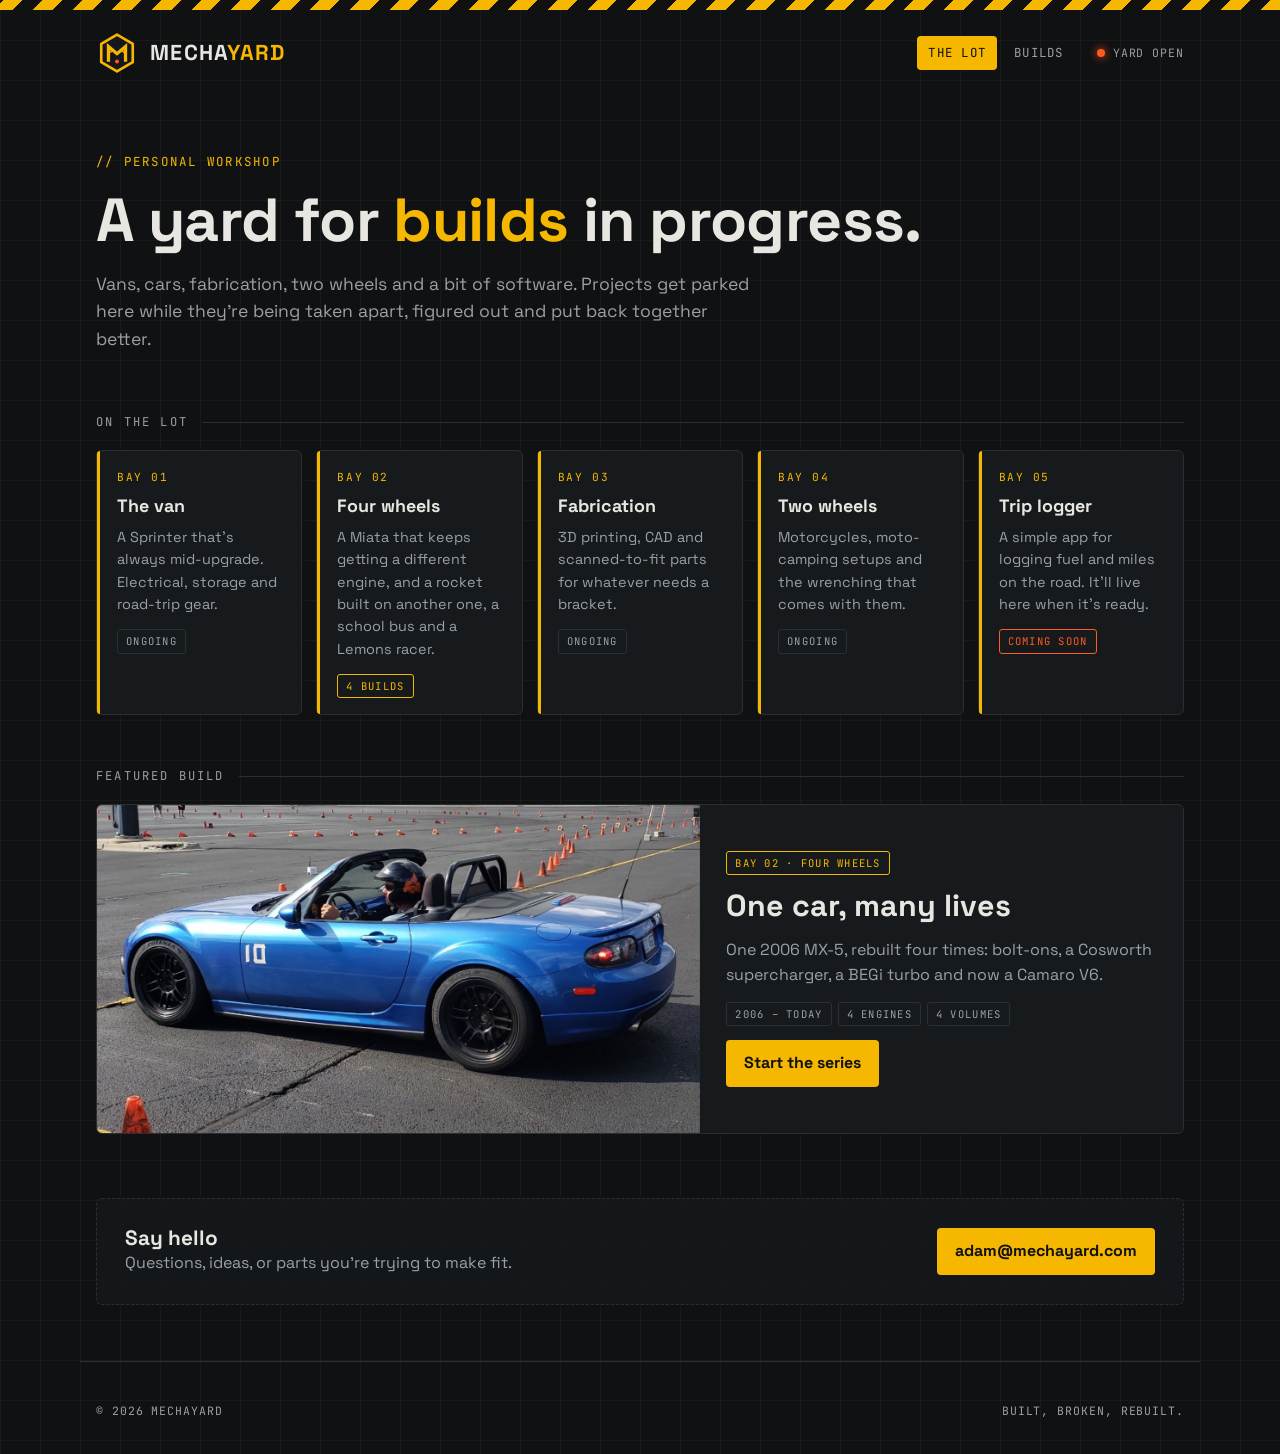
<file: index.html>
<!DOCTYPE html>
<html lang="en">
<head>
<meta charset="utf-8">
<meta name="viewport" content="width=device-width, initial-scale=1">
<title>Mechayard — builds in progress</title>
<meta name="description" content="Mechayard: a yard for builds in progress — vans, cars, fabrication, two wheels and software.">
<link rel="icon" href="/logo.svg" type="image/svg+xml">
<link rel="preconnect" href="https://fonts.googleapis.com">
<link rel="preconnect" href="https://fonts.gstatic.com" crossorigin>
<link href="https://fonts.googleapis.com/css2?family=Space+Grotesk:wght@400;500;600;700&family=JetBrains+Mono:wght@400;600&display=swap" rel="stylesheet">
<link rel="stylesheet" href="/assets/site.css">
</head>
<body>
<div class="hazard"></div>
<header class="site"><div class="wrap">
  <a class="brand" href="/">
    <img src="/logo.svg" alt="" width="42" height="42">
    <span class="wordmark">MECHA<span>YARD</span></span>
  </a>
  <div class="headright">
    <nav class="main" aria-label="Main">
      <a href="/" class="on" aria-current="page">THE LOT</a>
      <a href="/builds/">BUILDS</a>
    </nav>
    <div class="status"><i></i>YARD OPEN</div>
  </div>
</div></header>
<main class="wrap">
  <section class="hero">
    <div class="kicker">// PERSONAL WORKSHOP</div>
    <h1>A yard for <em>builds</em> in progress.</h1>
    <p class="lede">Vans, cars, fabrication, two wheels and a bit of software. Projects get parked here while they're being taken apart, figured out and put back together better.</p>
  </section>

  <div class="section-label">ON THE LOT</div>
  <section class="bays">
    <article class="bay"><span class="bay-no">BAY 01</span><h3>The van</h3><p>A Sprinter that's always mid-upgrade. Electrical, storage and road-trip gear.</p><span class="tag">ONGOING</span></article>
    <a class="bay" href="/builds/"><span class="bay-no">BAY 02</span><h3>Four wheels</h3><p>A Miata that keeps getting a different engine, and a rocket built on another one, a school bus and a Lemons racer.</p><span class="tag y">4 BUILDS</span></a>
    <article class="bay"><span class="bay-no">BAY 03</span><h3>Fabrication</h3><p>3D printing, CAD and scanned-to-fit parts for whatever needs a bracket.</p><span class="tag">ONGOING</span></article>
    <article class="bay"><span class="bay-no">BAY 04</span><h3>Two wheels</h3><p>Motorcycles, moto-camping setups and the wrenching that comes with them.</p><span class="tag">ONGOING</span></article>
    <article class="bay"><span class="bay-no">BAY 05</span><h3>Trip logger</h3><p>A simple app for logging fuel and miles on the road. It'll live here when it's ready.</p><span class="tag o">COMING SOON</span></article>
  </section>

  <div class="section-label">FEATURED BUILD</div>
  <a class="feature" href="/builds/nc/" style="text-decoration:none">
    <img src="/builds/nc/vol-4-lfx/img/post089-01.jpg" alt="Blue NC Miata on an autocross course">
    <div class="body">
      <div class="chips"><span class="tag y">BAY 02 · FOUR WHEELS</span></div>
      <h2>One car, many lives</h2>
      <p style="color:var(--muted)">One 2006 MX-5, rebuilt four times: bolt-ons, a Cosworth supercharger, a BEGi turbo and now a Camaro V6.</p>
      <div class="chips"><span class="tag">2006 – TODAY</span><span class="tag">4 ENGINES</span><span class="tag">4 VOLUMES</span></div>
      <div><span class="btn">Start the series</span></div>
    </div>
  </a>

  <section class="contact">
    <div>
      <h2>Say hello</h2>
      <p>Questions, ideas, or parts you're trying to make fit.</p>
    </div>
    <a class="btn" href="mailto:adam@mechayard.com">adam@mechayard.com</a>
  </section>
</main>
<footer class="site"><div class="wrap"><span>© <span id="y">2026</span> MECHAYARD</span><span>BUILT, BROKEN, REBUILT.</span></div></footer>
<div class="lb" id="lb" hidden><img id="lbimg" alt=""><p id="lbcap"></p></div>
<script src="/assets/site.js"></script>
</body>
</html>
</file>
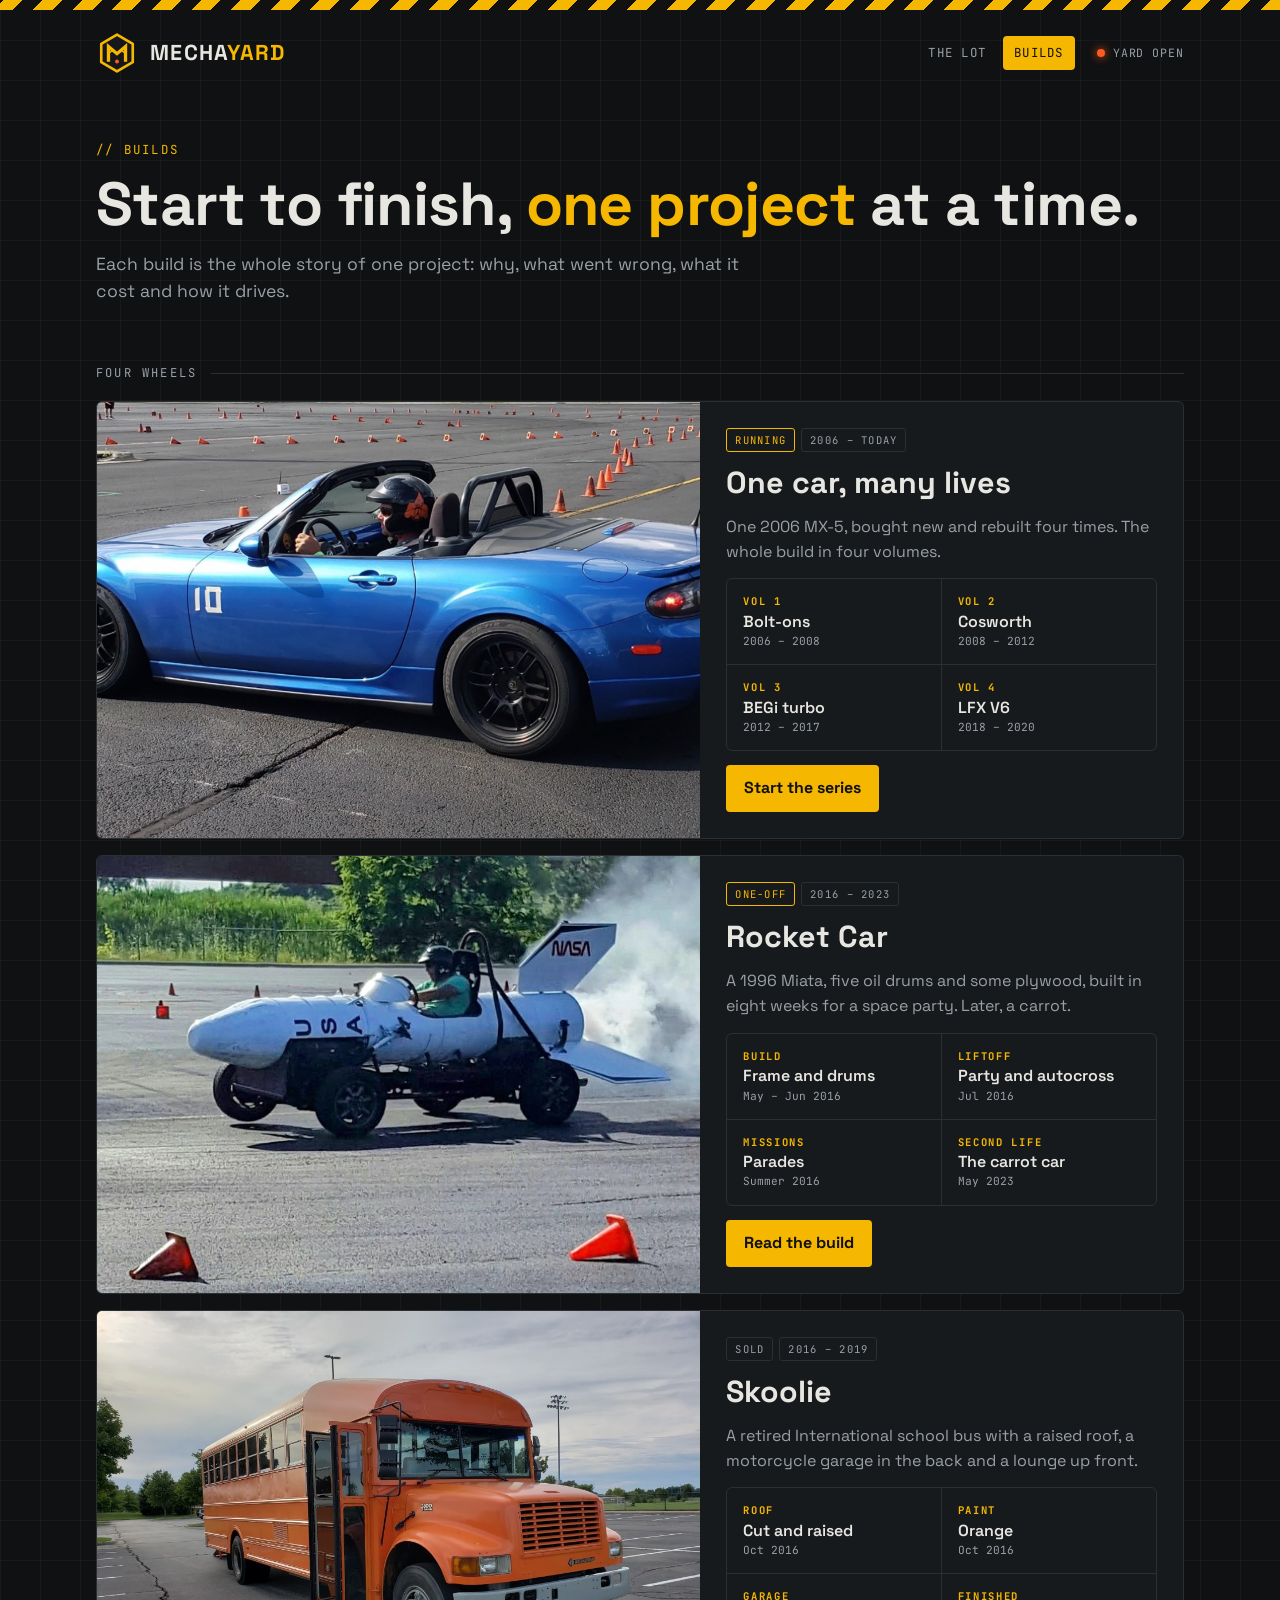
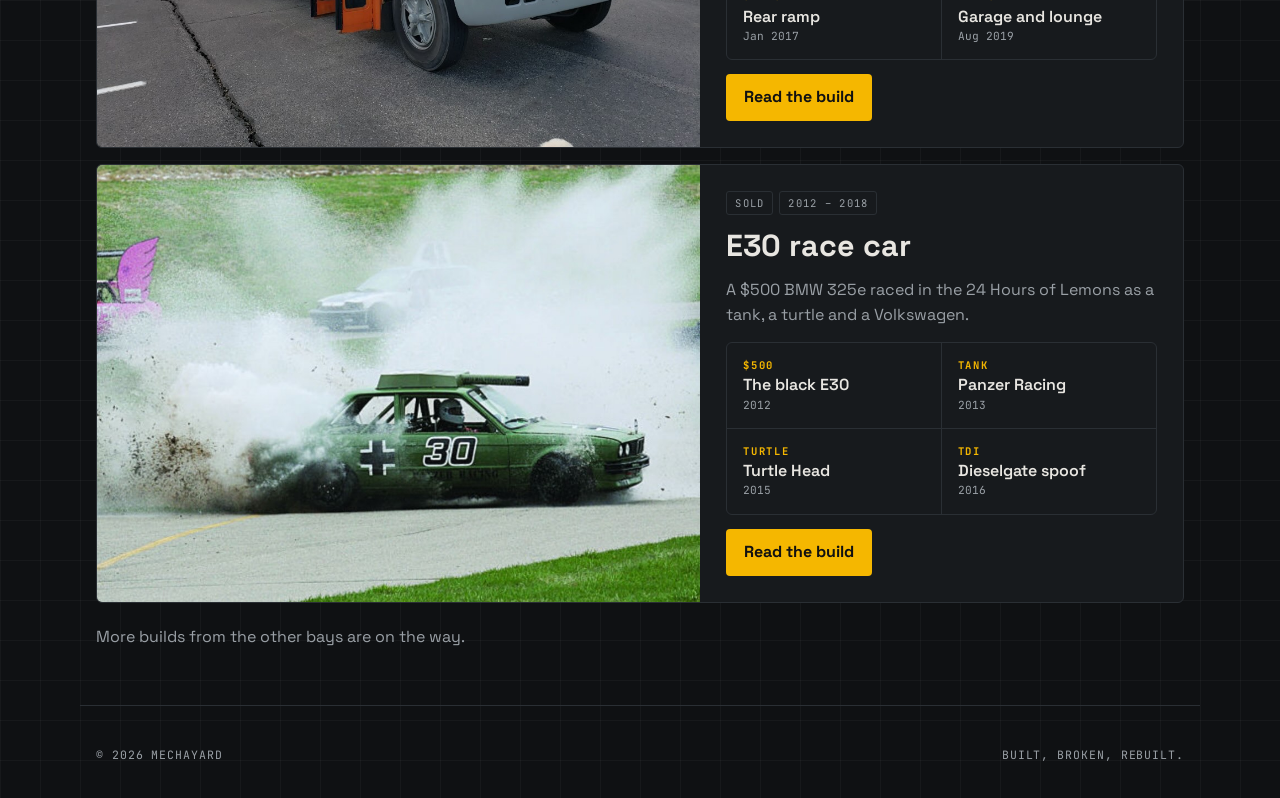
<file: builds/index.html>
<!DOCTYPE html>
<html lang="en">
<head>
<meta charset="utf-8">
<meta name="viewport" content="width=device-width, initial-scale=1">
<title>Builds — Mechayard</title>
<meta name="description" content="Build logs from the Mechayard workshop, one project at a time.">
<link rel="icon" href="/logo.svg" type="image/svg+xml">
<link rel="preconnect" href="https://fonts.googleapis.com">
<link rel="preconnect" href="https://fonts.gstatic.com" crossorigin>
<link href="https://fonts.googleapis.com/css2?family=Space+Grotesk:wght@400;500;600;700&family=JetBrains+Mono:wght@400;600&display=swap" rel="stylesheet">
<link rel="stylesheet" href="/assets/site.css">
</head>
<body>
<div class="hazard"></div>
<header class="site"><div class="wrap">
  <a class="brand" href="/">
    <img src="/logo.svg" alt="" width="42" height="42">
    <span class="wordmark">MECHA<span>YARD</span></span>
  </a>
  <div class="headright">
    <nav class="main" aria-label="Main">
      <a href="/">THE LOT</a>
      <a href="/builds/" class="on">BUILDS</a>
    </nav>
    <div class="status"><i></i>YARD OPEN</div>
  </div>
</div></header>
<main class="wrap">
  <section class="pagehead">
    <div class="kicker">// BUILDS</div>
    <h1>Start to finish, <em>one project</em> at a time.</h1>
    <p class="lede">Each build is the whole story of one project: why, what went wrong, what it cost and how it drives.</p>
  </section>
  <div class="section-label">FOUR WHEELS</div>
  <div class="feature">
    <a href="/builds/nc/"><img src="/builds/nc/vol-4-lfx/img/post089-01.jpg" alt="The blue 2006 MX-5 mid-run at an autocross"></a>
    <div class="body">
      <div class="chips"><span class="tag y">RUNNING</span><span class="tag">2006 – TODAY</span></div>
      <h2><a href="/builds/nc/" style="text-decoration:none">One car, many lives</a></h2>
      <p style="color:var(--muted)">One 2006 MX-5, bought new and rebuilt four times. The whole build in four volumes.</p>
      <nav class="vols" aria-label="Volumes" style="margin:0">
        <a href="/builds/nc/vol-1-bolt-ons/"><b>VOL 1</b><span>Bolt-ons</span><small>2006 – 2008</small></a>
        <a href="/builds/nc/vol-2-cosworth/"><b>VOL 2</b><span>Cosworth</span><small>2008 – 2012</small></a>
        <a href="/builds/nc/vol-3-turbo/"><b>VOL 3</b><span>BEGi turbo</span><small>2012 – 2017</small></a>
        <a href="/builds/nc/vol-4-lfx/"><b>VOL 4</b><span>LFX V6</span><small>2018 – 2020</small></a>
      </nav>
      <div><a class="btn" href="/builds/nc/">Start the series</a></div>
    </div>
  </div>
  <div class="feature" style="margin-top:16px">
    <a href="/builds/rocket-car/"><img src="/builds/rocket-car/img/cover.jpg" alt="White rocket car with NASA fins on an autocross course, fog pouring from the tail"></a>
    <div class="body">
      <div class="chips"><span class="tag y">ONE-OFF</span><span class="tag">2016 – 2023</span></div>
      <h2><a href="/builds/rocket-car/" style="text-decoration:none">Rocket Car</a></h2>
      <p style="color:var(--muted)">A 1996 Miata, five oil drums and some plywood, built in eight weeks for a space party. Later, a carrot.</p>
      <nav class="vols" aria-label="Rocket Car chapters" style="margin:0">
        <a href="/builds/rocket-car/#ch-1"><b>BUILD</b><span>Frame and drums</span><small>May – Jun 2016</small></a>
        <a href="/builds/rocket-car/#ch-5"><b>LIFTOFF</b><span>Party and autocross</span><small>Jul 2016</small></a>
        <a href="/builds/rocket-car/#ch-6"><b>MISSIONS</b><span>Parades</span><small>Summer 2016</small></a>
        <a href="/builds/rocket-car/#ch-7"><b>SECOND LIFE</b><span>The carrot car</span><small>May 2023</small></a>
      </nav>
      <div><a class="btn" href="/builds/rocket-car/">Read the build</a></div>
    </div>
  </div>
  <div class="feature" style="margin-top:16px">
    <a href="/builds/skoolie/"><img src="/builds/skoolie/img/finished.jpg" alt="The finished orange school bus, front three-quarter view"></a>
    <div class="body">
      <div class="chips"><span class="tag">SOLD</span><span class="tag">2016 – 2019</span></div>
      <h2><a href="/builds/skoolie/" style="text-decoration:none">Skoolie</a></h2>
      <p style="color:var(--muted)">A retired International school bus with a raised roof, a motorcycle garage in the back and a lounge up front.</p>
      <nav class="vols" aria-label="Skoolie chapters" style="margin:0">
        <a href="/builds/skoolie/#ch-2"><b>ROOF</b><span>Cut and raised</span><small>Oct 2016</small></a>
        <a href="/builds/skoolie/#ch-4"><b>PAINT</b><span>Orange</span><small>Oct 2016</small></a>
        <a href="/builds/skoolie/#ch-6"><b>GARAGE</b><span>Rear ramp</span><small>Jan 2017</small></a>
        <a href="/builds/skoolie/#ch-7"><b>FINISHED</b><span>Garage and lounge</span><small>Aug 2019</small></a>
      </nav>
      <div><a class="btn" href="/builds/skoolie/">Read the build</a></div>
    </div>
  </div>
  <div class="feature" style="margin-top:16px">
    <a href="/builds/e30/"><img src="/builds/e30/img/tank-spin.jpg" alt="The green E30 tank spinning into the grass"></a>
    <div class="body">
      <div class="chips"><span class="tag">SOLD</span><span class="tag">2012 – 2018</span></div>
      <h2><a href="/builds/e30/" style="text-decoration:none">E30 race car</a></h2>
      <p style="color:var(--muted)">A $500 BMW 325e raced in the 24 Hours of Lemons as a tank, a turtle and a Volkswagen.</p>
      <nav class="vols" aria-label="E30 chapters" style="margin:0">
        <a href="/builds/e30/#ch-1"><b>$500</b><span>The black E30</span><small>2012</small></a>
        <a href="/builds/e30/#ch-2"><b>TANK</b><span>Panzer Racing</span><small>2013</small></a>
        <a href="/builds/e30/#ch-4"><b>TURTLE</b><span>Turtle Head</span><small>2015</small></a>
        <a href="/builds/e30/#ch-5"><b>TDI</b><span>Dieselgate spoof</span><small>2016</small></a>
      </nav>
      <div><a class="btn" href="/builds/e30/">Read the build</a></div>
    </div>
  </div>
  <p class="more">More builds from the other bays are on the way.</p>
</main>
<footer class="site"><div class="wrap"><span>© <span id="y">2026</span> MECHAYARD</span><span>BUILT, BROKEN, REBUILT.</span></div></footer>
<div class="lb" id="lb" hidden><img id="lbimg" alt=""><p id="lbcap"></p></div>
<script src="/assets/site.js"></script>
</body>
</html>
</file>
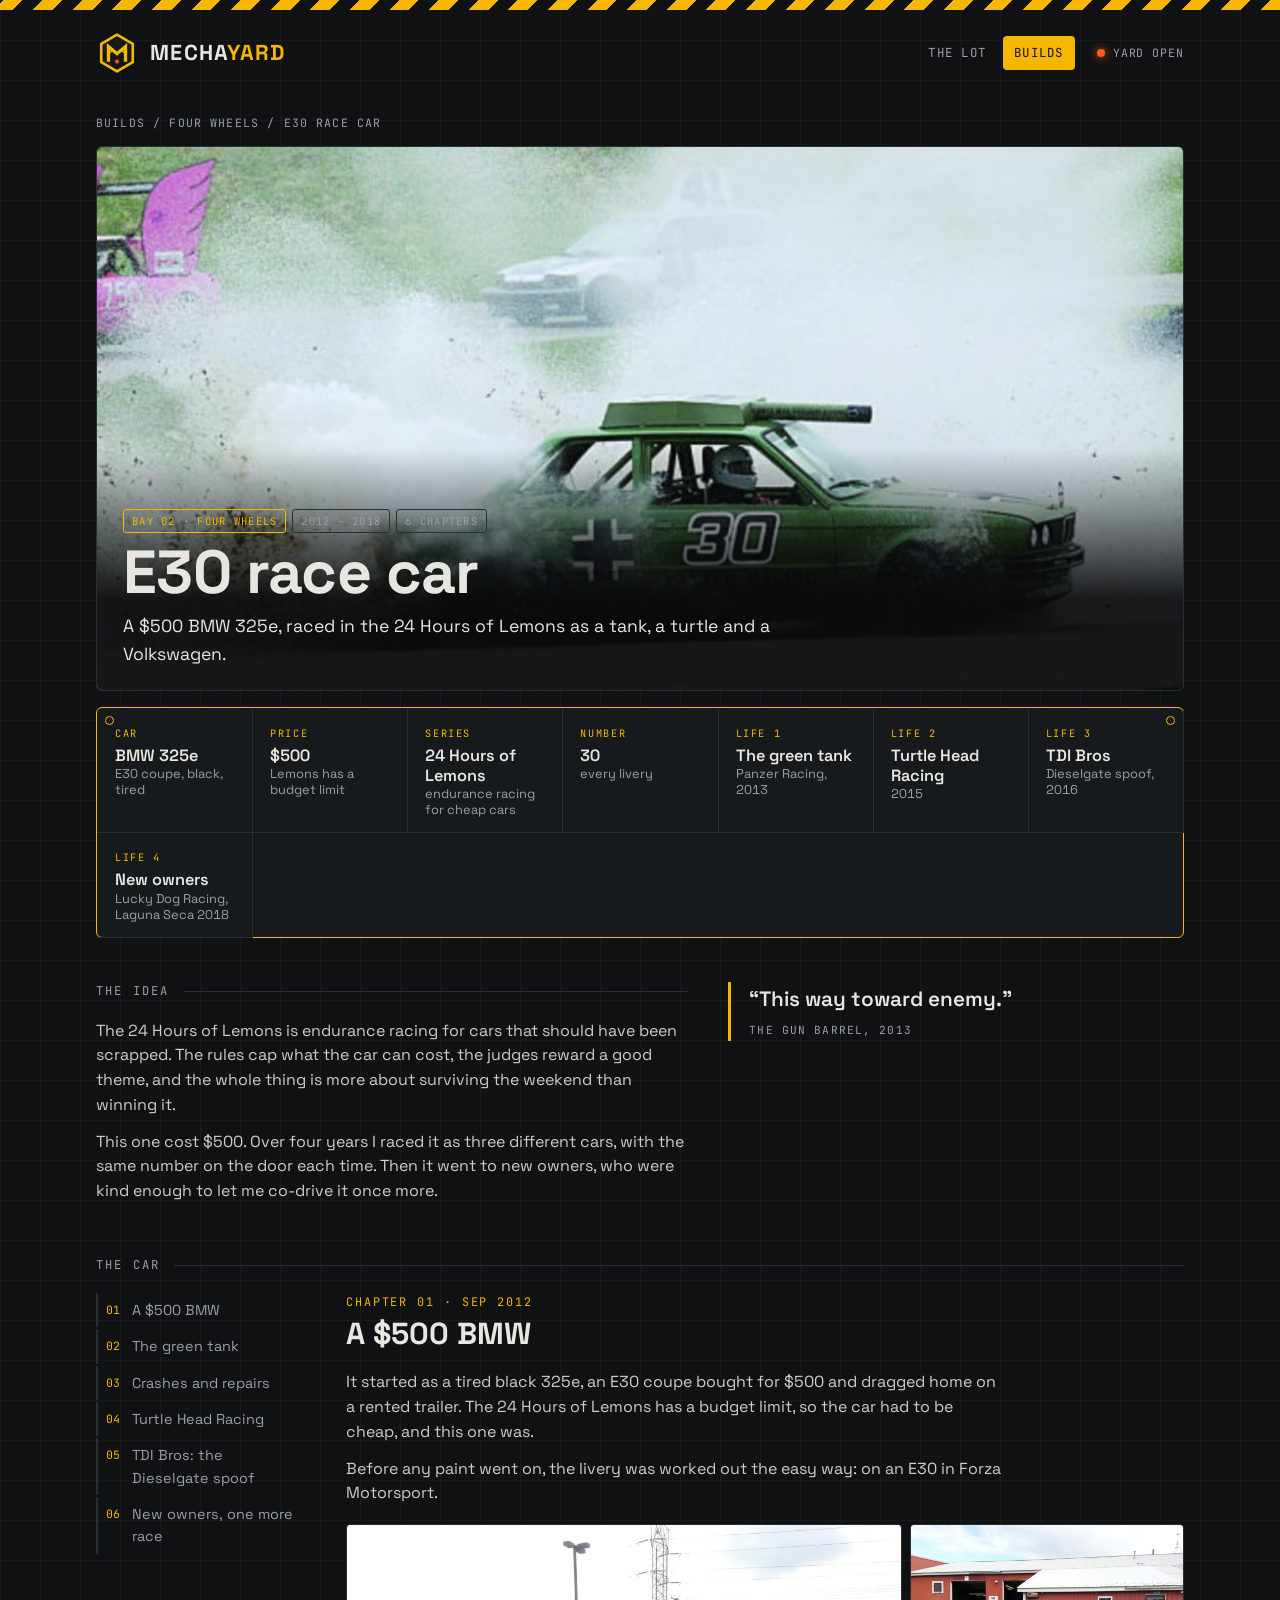
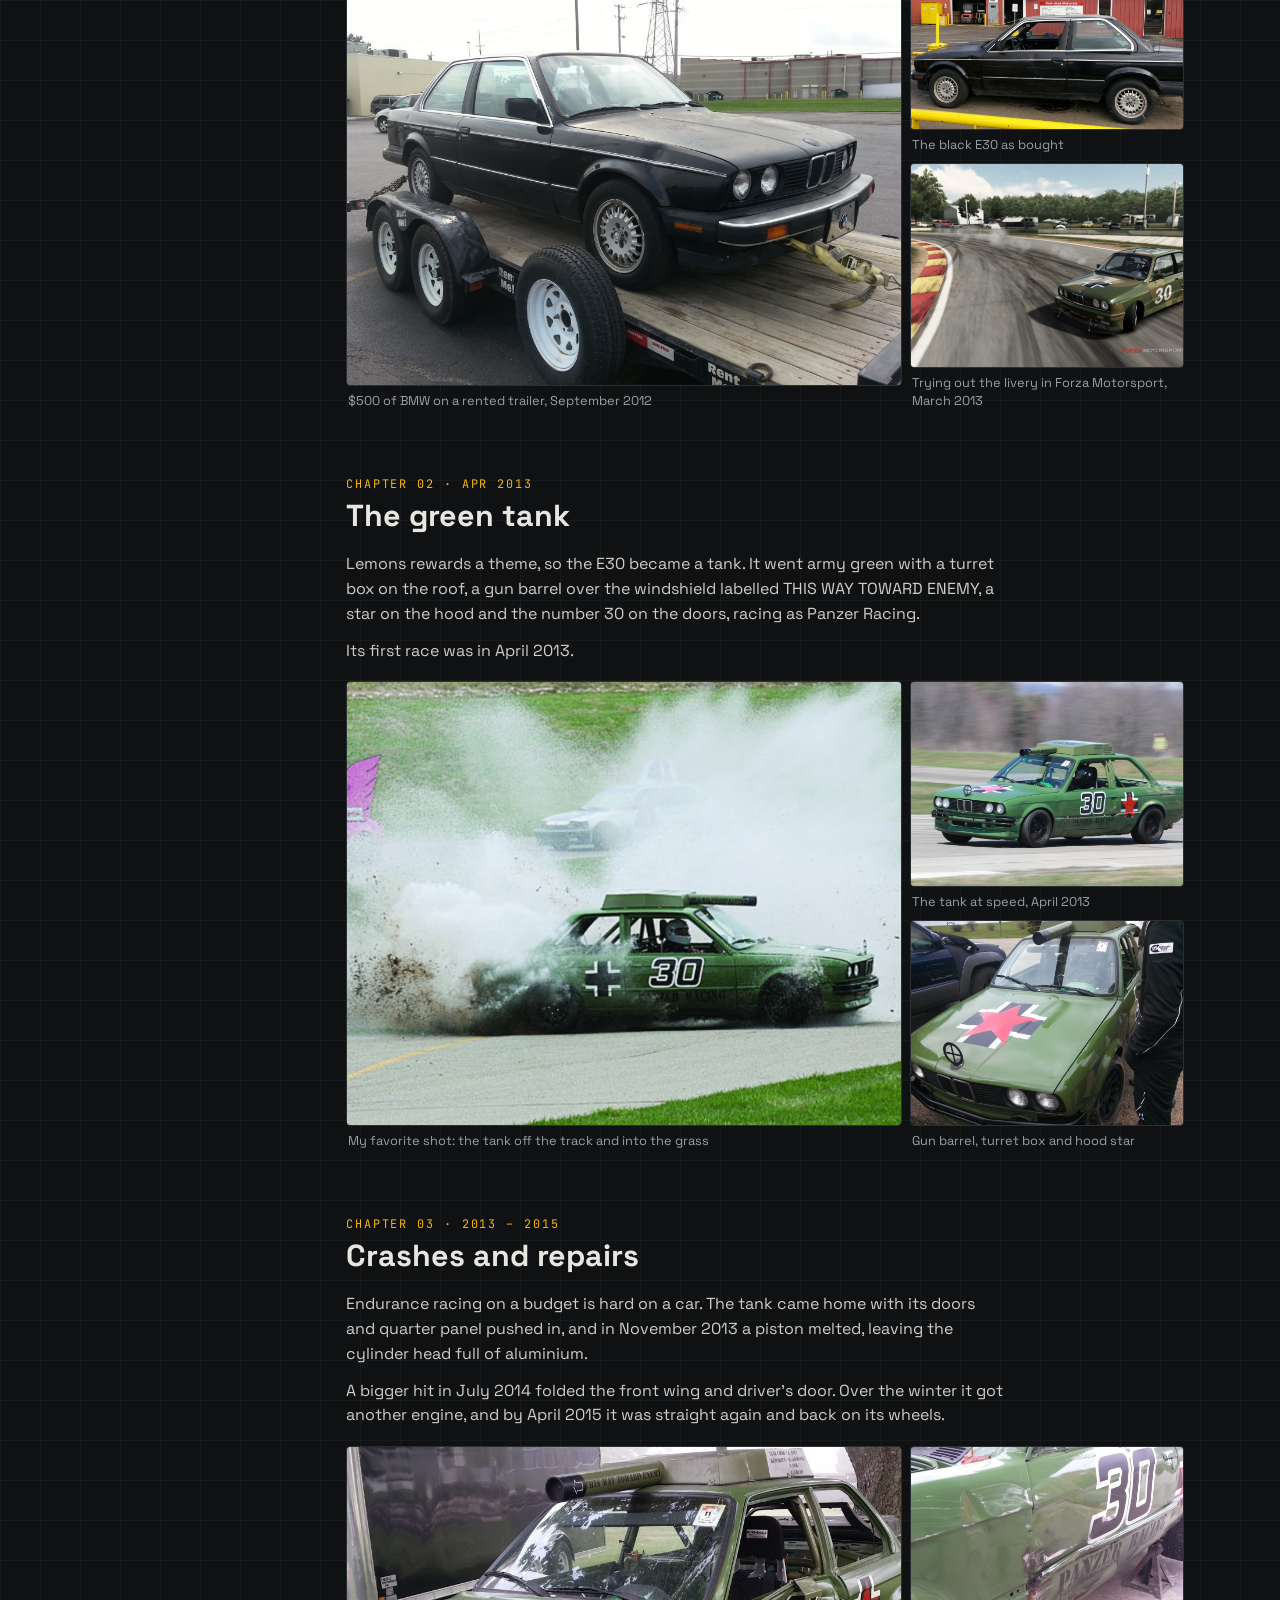
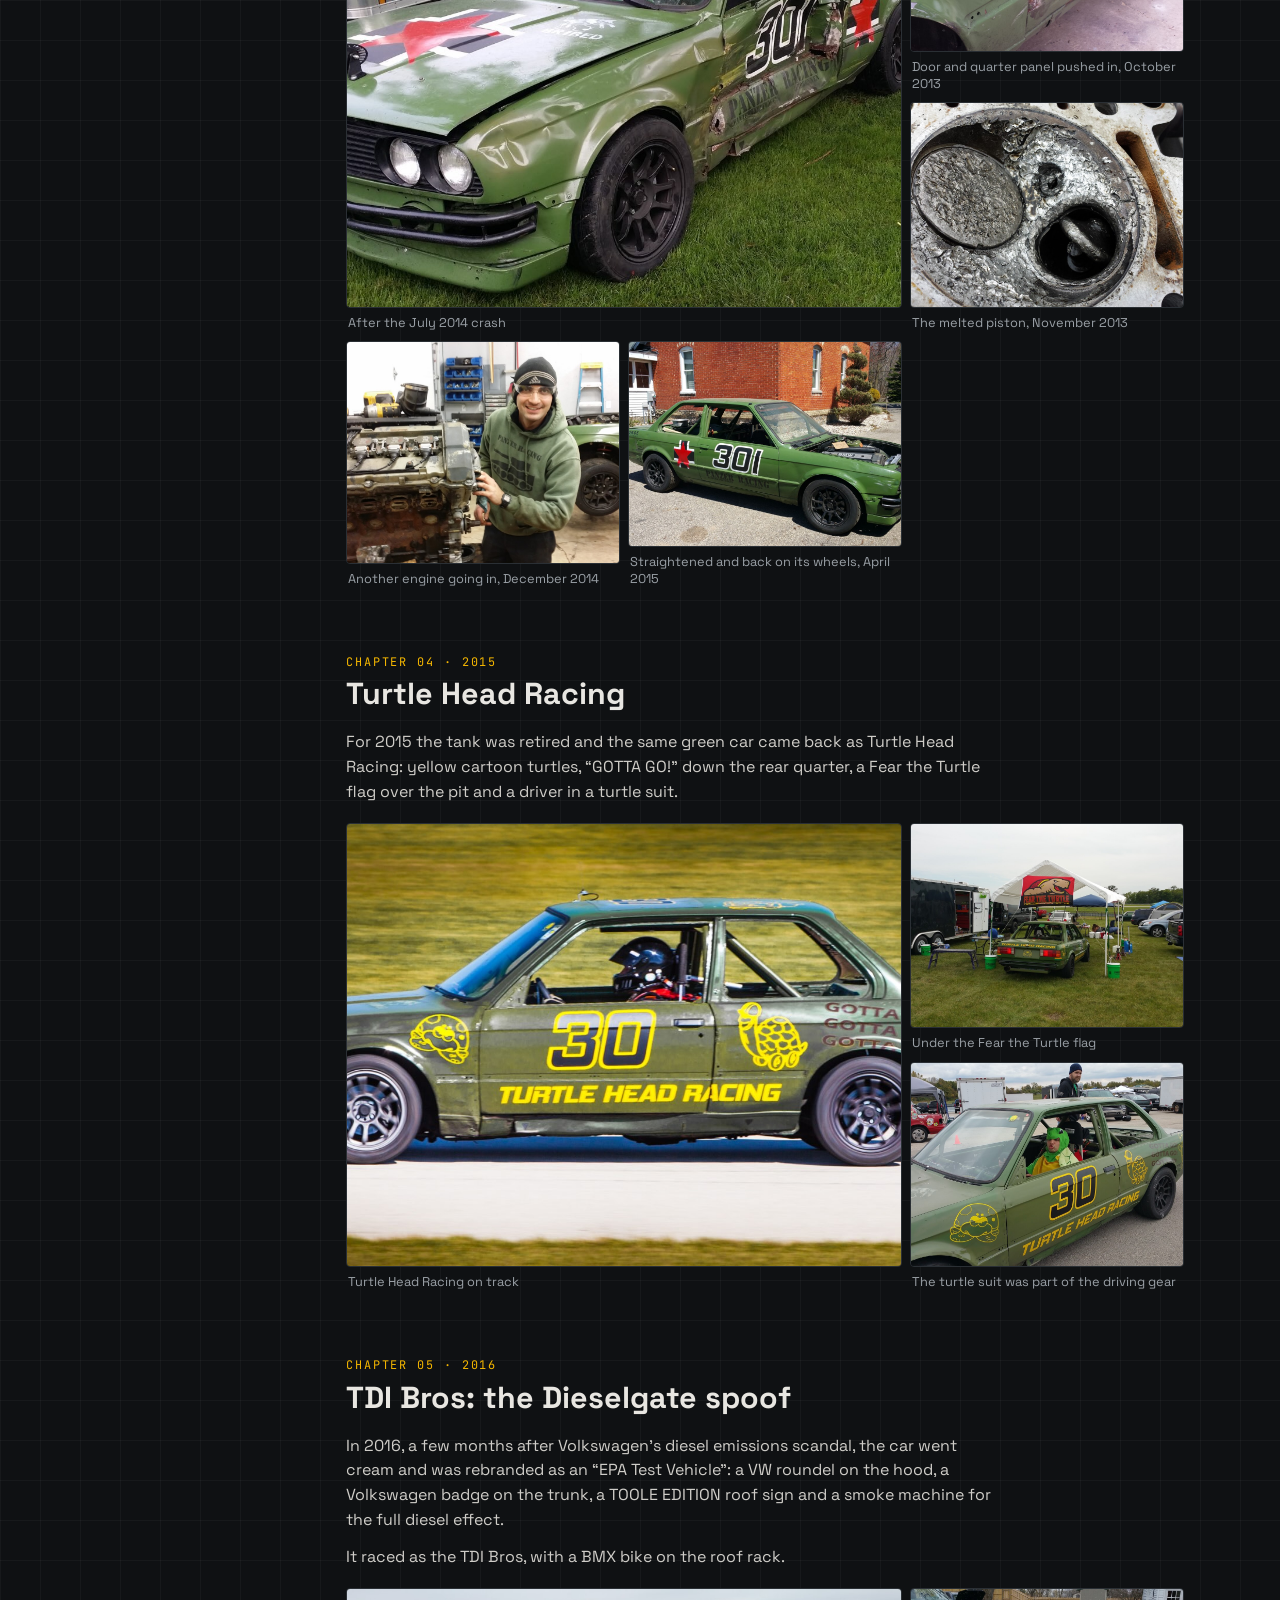
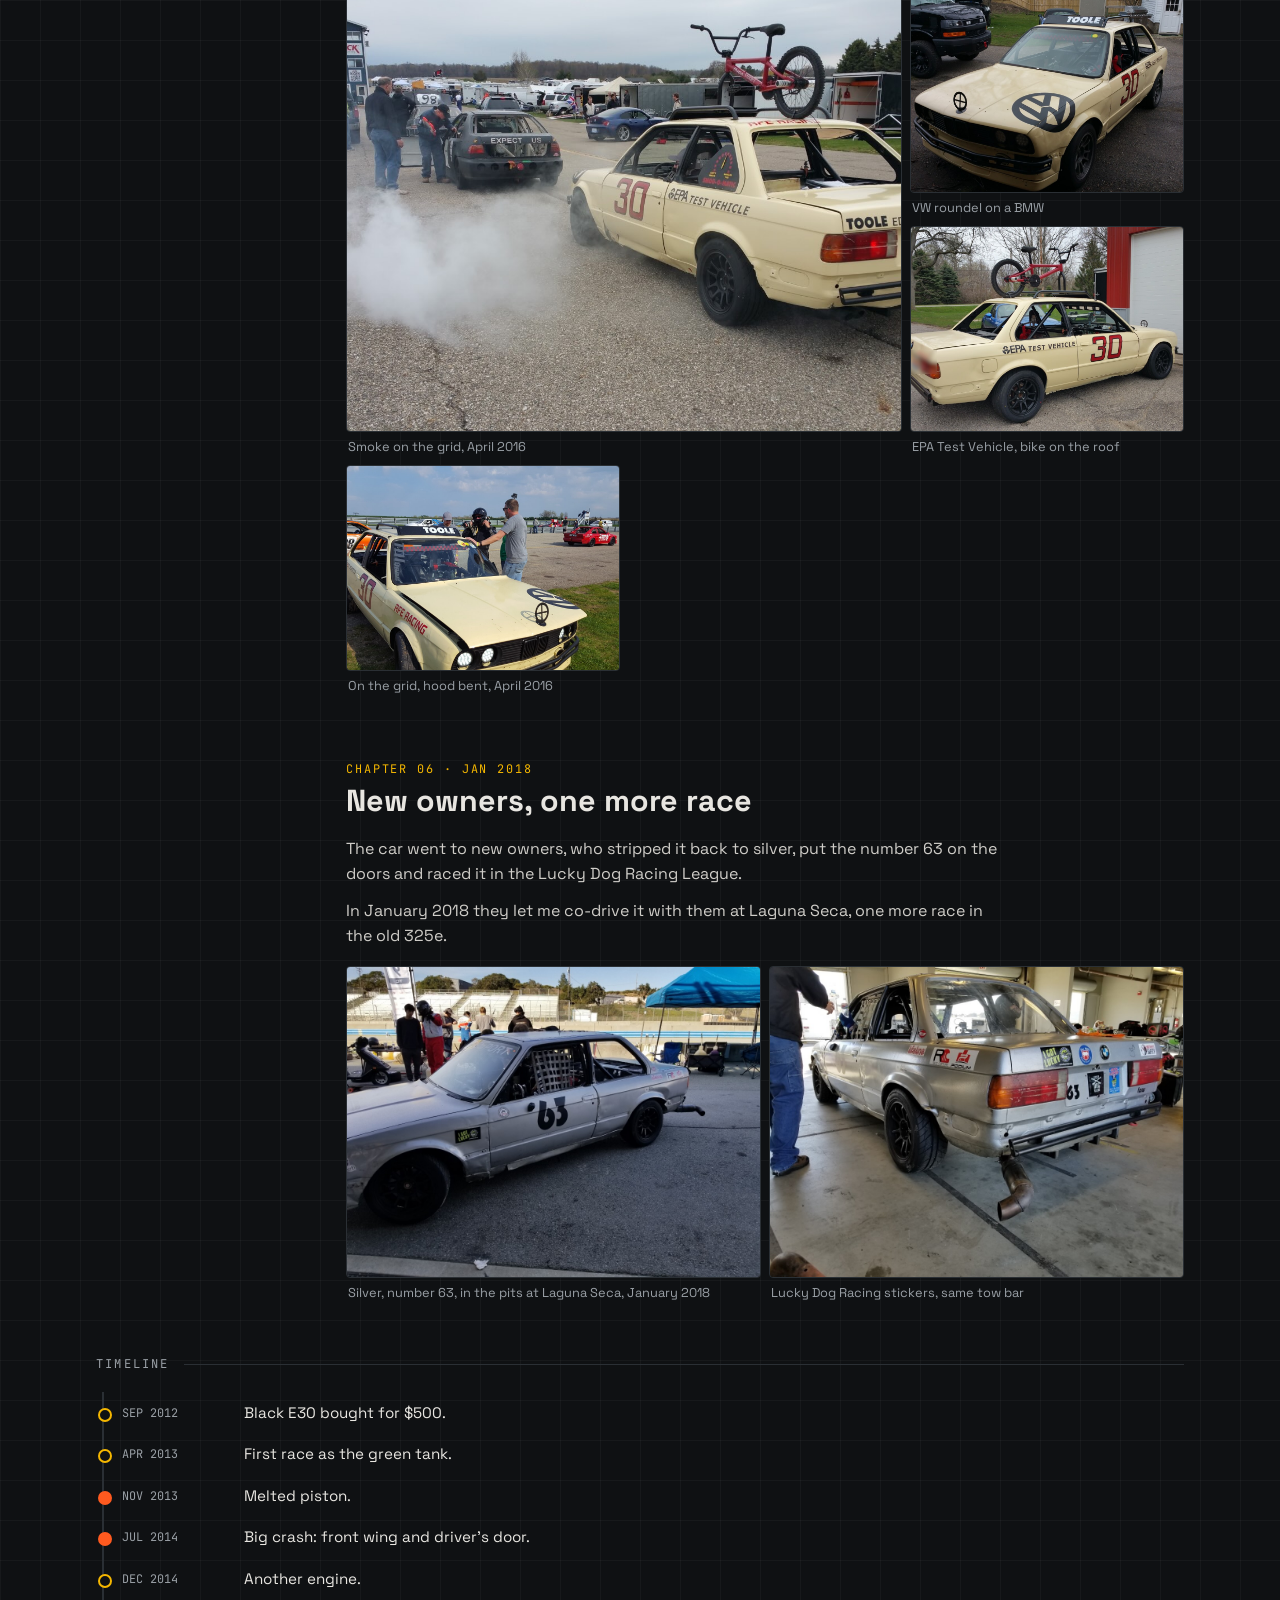
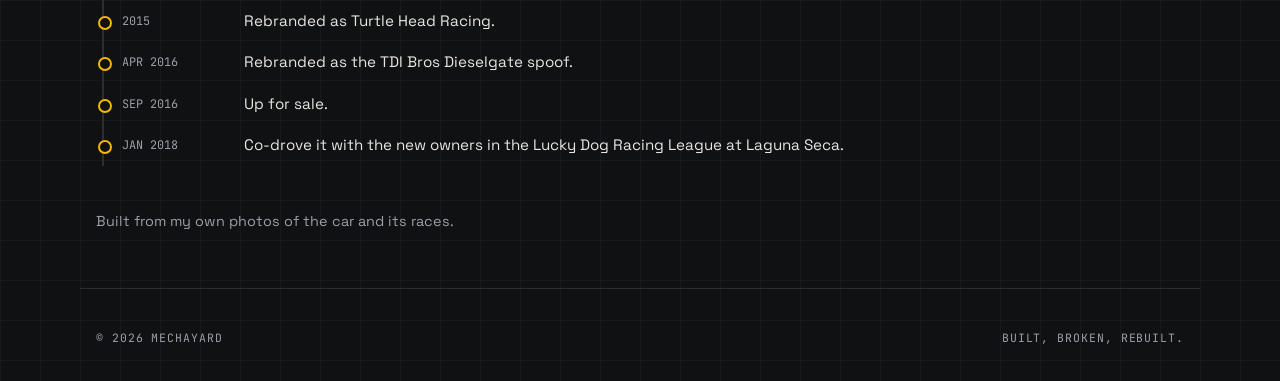
<file: builds/e30/index.html>
<!DOCTYPE html>
<html lang="en">
<head>
<meta charset="utf-8">
<meta name="viewport" content="width=device-width, initial-scale=1">
<title>E30 race car — Mechayard</title>
<meta name="description" content="A $500 black BMW E30 turned 24 Hours of Lemons racer: a green tank, then Turtle Head Racing, then the TDI Bros Dieselgate spoof.">
<meta property="og:title" content="E30 race car — Mechayard">
<meta property="og:description" content="A $500 black BMW E30 turned 24 Hours of Lemons racer: a green tank, then Turtle Head Racing, then the TDI Bros Dieselgate spoof.">
<meta property="og:image" content="https://mechayard.com/builds/e30/img/tank-spin.jpg">
<link rel="icon" href="/logo.svg" type="image/svg+xml">
<link rel="preconnect" href="https://fonts.googleapis.com">
<link rel="preconnect" href="https://fonts.gstatic.com" crossorigin>
<link href="https://fonts.googleapis.com/css2?family=Space+Grotesk:wght@400;500;600;700&family=JetBrains+Mono:wght@400;600&display=swap" rel="stylesheet">
<link rel="stylesheet" href="/assets/site.css">
</head>
<body>
<div class="hazard"></div>
<header class="site"><div class="wrap">
  <a class="brand" href="/">
    <img src="/logo.svg" alt="" width="42" height="42">
    <span class="wordmark">MECHA<span>YARD</span></span>
  </a>
  <div class="headright">
    <nav class="main" aria-label="Main">
      <a href="/">THE LOT</a>
      <a href="/builds/" class="on">BUILDS</a>
    </nav>
    <div class="status"><i></i>YARD OPEN</div>
  </div>
</div></header>
<main class="wrap">
  <div class="crumb"><a href="/builds/">BUILDS</a> / FOUR WHEELS / E30 RACE CAR</div>
  <div class="bhero">
    <img src="img/tank-spin.jpg" alt="The green E30 tank spinning into the grass in a spray of dirt and smoke">
    <div class="over">
      <div class="chips"><span class="tag y">BAY 02 · FOUR WHEELS</span><span class="tag">2012 – 2018</span><span class="tag">6 CHAPTERS</span></div>
      <h1>E30 race car</h1>
      <p class="lede" style="color:var(--text)">A $500 BMW 325e, raced in the 24 Hours of Lemons as a tank, a turtle and a Volkswagen.</p>
    </div>
  </div>

  <dl class="plate">
    <div><dt>CAR</dt><dd>BMW 325e<small>E30 coupe, black, tired</small></dd></div>
    <div><dt>PRICE</dt><dd>$500<small>Lemons has a budget limit</small></dd></div>
    <div><dt>SERIES</dt><dd>24 Hours of Lemons<small>endurance racing for cheap cars</small></dd></div>
    <div><dt>NUMBER</dt><dd>30<small>every livery</small></dd></div>
    <div><dt>LIFE 1</dt><dd>The green tank<small>Panzer Racing, 2013</small></dd></div>
    <div><dt>LIFE 2</dt><dd>Turtle Head Racing<small>2015</small></dd></div>
    <div><dt>LIFE 3</dt><dd>TDI Bros<small>Dieselgate spoof, 2016</small></dd></div>
    <div><dt>LIFE 4</dt><dd>New owners<small>Lucky Dog Racing, Laguna Seca 2018</small></dd></div>
  </dl>

  <section class="why">
    <div class="prose">
      <div class="section-label" style="margin-top:0">THE IDEA</div>
      <p>The 24 Hours of Lemons is endurance racing for cars that should have been scrapped. The rules cap what the car can cost, the judges reward a good theme, and the whole thing is more about surviving the weekend than winning it.</p>
      <p>This one cost $500. Over four years I raced it as three different cars, with the same number on the door each time. Then it went to new owners, who were kind enough to let me co-drive it once more.</p>
    </div>
    <blockquote class="pull">“This way toward enemy.”<cite>THE GUN BARREL, 2013</cite></blockquote>
  </section>

  <div class="section-label">THE CAR</div>
  <div class="story">
    <nav class="rail" aria-label="Chapters">
      <a href="#ch-1"><b>01</b><span>A $500 BMW</span></a>
      <a href="#ch-2"><b>02</b><span>The green tank</span></a>
      <a href="#ch-3"><b>03</b><span>Crashes and repairs</span></a>
      <a href="#ch-4"><b>04</b><span>Turtle Head Racing</span></a>
      <a href="#ch-5"><b>05</b><span>TDI Bros: the Dieselgate spoof</span></a>
      <a href="#ch-6"><b>06</b><span>New owners, one more race</span></a>
    </nav>
    <div class="chapters">
      <section class="ch" id="ch-1">
        <div class="ch-head"><span class="ch-no">CHAPTER 01 · SEP 2012</span><h2>A $500 BMW</h2></div>
        <div class="prose">
          <p>It started as a tired black 325e, an E30 coupe bought for $500 and dragged home on a rented trailer. The 24 Hours of Lemons has a budget limit, so the car had to be cheap, and this one was.</p>
          <p>Before any paint went on, the livery was worked out the easy way: on an E30 in Forza Motorsport.</p>
        </div>
        <div class="shots">
          <figure class="w"><button type="button" data-img="img/black-trailer.jpg" data-cap="$500 of BMW on a rented trailer, September 2012" aria-label="Enlarge: $500 of BMW on a rented trailer, September 2012"><img src="img/black-trailer.jpg" alt="$500 of BMW on a rented trailer, September 2012" loading="lazy"></button><figcaption>$500 of BMW on a rented trailer, September 2012</figcaption></figure>
          <figure><button type="button" data-img="img/black-side.jpg" data-cap="The black E30 as bought" aria-label="Enlarge: The black E30 as bought"><img src="img/black-side.jpg" alt="The black E30 as bought" loading="lazy"></button><figcaption>The black E30 as bought</figcaption></figure>
          <figure><button type="button" data-img="img/forza.jpg" data-cap="Trying out the livery in Forza Motorsport, March 2013" aria-label="Enlarge: Trying out the livery in Forza Motorsport, March 2013"><img src="img/forza.jpg" alt="Trying out the livery in Forza Motorsport, March 2013" loading="lazy"></button><figcaption>Trying out the livery in Forza Motorsport, March 2013</figcaption></figure>
        </div>
      </section>
      <section class="ch" id="ch-2">
        <div class="ch-head"><span class="ch-no">CHAPTER 02 · APR 2013</span><h2>The green tank</h2></div>
        <div class="prose">
          <p>Lemons rewards a theme, so the E30 became a tank. It went army green with a turret box on the roof, a gun barrel over the windshield labelled THIS WAY TOWARD ENEMY, a star on the hood and the number 30 on the doors, racing as Panzer Racing.</p>
          <p>Its first race was in April 2013.</p>
        </div>
        <div class="shots">
          <figure class="w"><button type="button" data-img="img/tank-spin.jpg" data-cap="My favorite shot: the tank off the track and into the grass" aria-label="Enlarge: My favorite shot: the tank off the track and into the grass"><img src="img/tank-spin.jpg" alt="My favorite shot: the tank off the track and into the grass" loading="lazy"></button><figcaption>My favorite shot: the tank off the track and into the grass</figcaption></figure>
          <figure><button type="button" data-img="img/tank-track.jpg" data-cap="The tank at speed, April 2013" aria-label="Enlarge: The tank at speed, April 2013"><img src="img/tank-track.jpg" alt="The tank at speed, April 2013" loading="lazy"></button><figcaption>The tank at speed, April 2013</figcaption></figure>
          <figure><button type="button" data-img="img/tank-hood.jpg" data-cap="Gun barrel, turret box and hood star" aria-label="Enlarge: Gun barrel, turret box and hood star"><img src="img/tank-hood.jpg" alt="Gun barrel, turret box and hood star" loading="lazy"></button><figcaption>Gun barrel, turret box and hood star</figcaption></figure>
          
        </div>
      </section>
      <section class="ch" id="ch-3">
        <div class="ch-head"><span class="ch-no">CHAPTER 03 · 2013 – 2015</span><h2>Crashes and repairs</h2></div>
        <div class="prose">
          <p>Endurance racing on a budget is hard on a car. The tank came home with its doors and quarter panel pushed in, and in November 2013 a piston melted, leaving the cylinder head full of aluminium.</p>
          <p>A bigger hit in July 2014 folded the front wing and driver’s door. Over the winter it got another engine, and by April 2015 it was straight again and back on its wheels.</p>
        </div>
        <div class="shots">
          <figure class="w"><button type="button" data-img="img/tank-crash.jpg" data-cap="After the July 2014 crash" aria-label="Enlarge: After the July 2014 crash"><img src="img/tank-crash.jpg" alt="After the July 2014 crash" loading="lazy"></button><figcaption>After the July 2014 crash</figcaption></figure>
          <figure><button type="button" data-img="img/tank-dent.jpg" data-cap="Door and quarter panel pushed in, October 2013" aria-label="Enlarge: Door and quarter panel pushed in, October 2013"><img src="img/tank-dent.jpg" alt="Door and quarter panel pushed in, October 2013" loading="lazy"></button><figcaption>Door and quarter panel pushed in, October 2013</figcaption></figure>
          <figure><button type="button" data-img="img/melted-piston.jpg" data-cap="The melted piston, November 2013" aria-label="Enlarge: The melted piston, November 2013"><img src="img/melted-piston.jpg" alt="The melted piston, November 2013" loading="lazy"></button><figcaption>The melted piston, November 2013</figcaption></figure>
          <figure><button type="button" data-img="img/engine-swap.jpg" data-cap="Another engine going in, December 2014" aria-label="Enlarge: Another engine going in, December 2014"><img src="img/engine-swap.jpg" alt="Another engine going in, December 2014" loading="lazy"></button><figcaption>Another engine going in, December 2014</figcaption></figure>
          <figure><button type="button" data-img="img/tank-301.jpg" data-cap="Straightened and back on its wheels, April 2015" aria-label="Enlarge: Straightened and back on its wheels, April 2015"><img src="img/tank-301.jpg" alt="Straightened and back on its wheels, April 2015" loading="lazy"></button><figcaption>Straightened and back on its wheels, April 2015</figcaption></figure>
        </div>
      </section>
      <section class="ch" id="ch-4">
        <div class="ch-head"><span class="ch-no">CHAPTER 04 · 2015</span><h2>Turtle Head Racing</h2></div>
        <div class="prose">
          <p>For 2015 the tank was retired and the same green car came back as Turtle Head Racing: yellow cartoon turtles, “GOTTA GO!” down the rear quarter, a Fear the Turtle flag over the pit and a driver in a turtle suit.</p>
        </div>
        <div class="shots">
          <figure class="w"><button type="button" data-img="img/turtle-track.jpg" data-cap="Turtle Head Racing on track" aria-label="Enlarge: Turtle Head Racing on track"><img src="img/turtle-track.jpg" alt="Turtle Head Racing on track" loading="lazy"></button><figcaption>Turtle Head Racing on track</figcaption></figure>
          <figure><button type="button" data-img="img/turtle-paddock.jpg" data-cap="Under the Fear the Turtle flag" aria-label="Enlarge: Under the Fear the Turtle flag"><img src="img/turtle-paddock.jpg" alt="Under the Fear the Turtle flag" loading="lazy"></button><figcaption>Under the Fear the Turtle flag</figcaption></figure>
          <figure><button type="button" data-img="img/turtle-costume.jpg" data-cap="The turtle suit was part of the driving gear" aria-label="Enlarge: The turtle suit was part of the driving gear"><img src="img/turtle-costume.jpg" alt="The turtle suit was part of the driving gear" loading="lazy"></button><figcaption>The turtle suit was part of the driving gear</figcaption></figure>
        </div>
      </section>
      <section class="ch" id="ch-5">
        <div class="ch-head"><span class="ch-no">CHAPTER 05 · 2016</span><h2>TDI Bros: the Dieselgate spoof</h2></div>
        <div class="prose">
          <p>In 2016, a few months after Volkswagen’s diesel emissions scandal, the car went cream and was rebranded as an “EPA Test Vehicle”: a VW roundel on the hood, a Volkswagen badge on the trunk, a TOOLE EDITION roof sign and a smoke machine for the full diesel effect.</p>
          <p>It raced as the TDI Bros, with a BMX bike on the roof rack.</p>
        </div>
        <div class="shots">
          <figure class="w"><button type="button" data-img="img/tdi-smoke.jpg" data-cap="Smoke on the grid, April 2016" aria-label="Enlarge: Smoke on the grid, April 2016"><img src="img/tdi-smoke.jpg" alt="Smoke on the grid, April 2016" loading="lazy"></button><figcaption>Smoke on the grid, April 2016</figcaption></figure>
          <figure><button type="button" data-img="img/tdi-front.jpg" data-cap="VW roundel on a BMW" aria-label="Enlarge: VW roundel on a BMW"><img src="img/tdi-front.jpg" alt="VW roundel on a BMW" loading="lazy"></button><figcaption>VW roundel on a BMW</figcaption></figure>
          <figure><button type="button" data-img="img/tdi-bike.jpg" data-cap="EPA Test Vehicle, bike on the roof" aria-label="Enlarge: EPA Test Vehicle, bike on the roof"><img src="img/tdi-bike.jpg" alt="EPA Test Vehicle, bike on the roof" loading="lazy"></button><figcaption>EPA Test Vehicle, bike on the roof</figcaption></figure>
          <figure><button type="button" data-img="img/tdi-grid.jpg" data-cap="On the grid, hood bent, April 2016" aria-label="Enlarge: On the grid, hood bent, April 2016"><img src="img/tdi-grid.jpg" alt="On the grid, hood bent, April 2016" loading="lazy"></button><figcaption>On the grid, hood bent, April 2016</figcaption></figure>
        </div>
      </section>
      <section class="ch" id="ch-6">
        <div class="ch-head"><span class="ch-no">CHAPTER 06 · JAN 2018</span><h2>New owners, one more race</h2></div>
        <div class="prose">
          <p>The car went to new owners, who stripped it back to silver, put the number 63 on the doors and raced it in the Lucky Dog Racing League.</p>
          <p>In January 2018 they let me co-drive it with them at Laguna Seca, one more race in the old 325e.</p>
        </div>
        <div class="shots two">
          <figure class="w"><button type="button" data-img="img/luckydog-side.jpg" data-cap="Silver, number 63, in the pits at Laguna Seca, January 2018" aria-label="Enlarge: Silver, number 63, in the pits at Laguna Seca, January 2018"><img src="img/luckydog-side.jpg" alt="Silver, number 63, in the pits at Laguna Seca, January 2018" loading="lazy"></button><figcaption>Silver, number 63, in the pits at Laguna Seca, January 2018</figcaption></figure>
          <figure><button type="button" data-img="img/luckydog-rear.jpg" data-cap="Lucky Dog Racing stickers, same tow bar" aria-label="Enlarge: Lucky Dog Racing stickers, same tow bar"><img src="img/luckydog-rear.jpg" alt="Lucky Dog Racing stickers, same tow bar" loading="lazy"></button><figcaption>Lucky Dog Racing stickers, same tow bar</figcaption></figure>
        </div>
      </section>
    </div>
  </div>

  <div class="section-label">TIMELINE</div>
  <div class="log">
    <div><time>SEP 2012</time><span>Black E30 bought for $500.</span></div>
    <div><time>APR 2013</time><span>First race as the green tank.</span></div>
    <div class="bad"><time>NOV 2013</time><span>Melted piston.</span></div>
    <div class="bad"><time>JUL 2014</time><span>Big crash: front wing and driver’s door.</span></div>
    <div><time>DEC 2014</time><span>Another engine.</span></div>
    <div><time>2015</time><span>Rebranded as Turtle Head Racing.</span></div>
    <div><time>APR 2016</time><span>Rebranded as the TDI Bros Dieselgate spoof.</span></div>
    <div><time>SEP 2016</time><span>Up for sale.</span></div>
    <div><time>JAN 2018</time><span>Co-drove it with the new owners in the Lucky Dog Racing League at Laguna Seca.</span></div>
  </div>

  <p class="src">Built from my own photos of the car and its races.</p>
</main>
<footer class="site"><div class="wrap"><span>© <span id="y">2026</span> MECHAYARD</span><span>BUILT, BROKEN, REBUILT.</span></div></footer>
<div class="lb" id="lb" hidden><img id="lbimg" alt=""><p id="lbcap"></p></div>
<script src="/assets/site.js"></script>
</body>
</html>
</file>
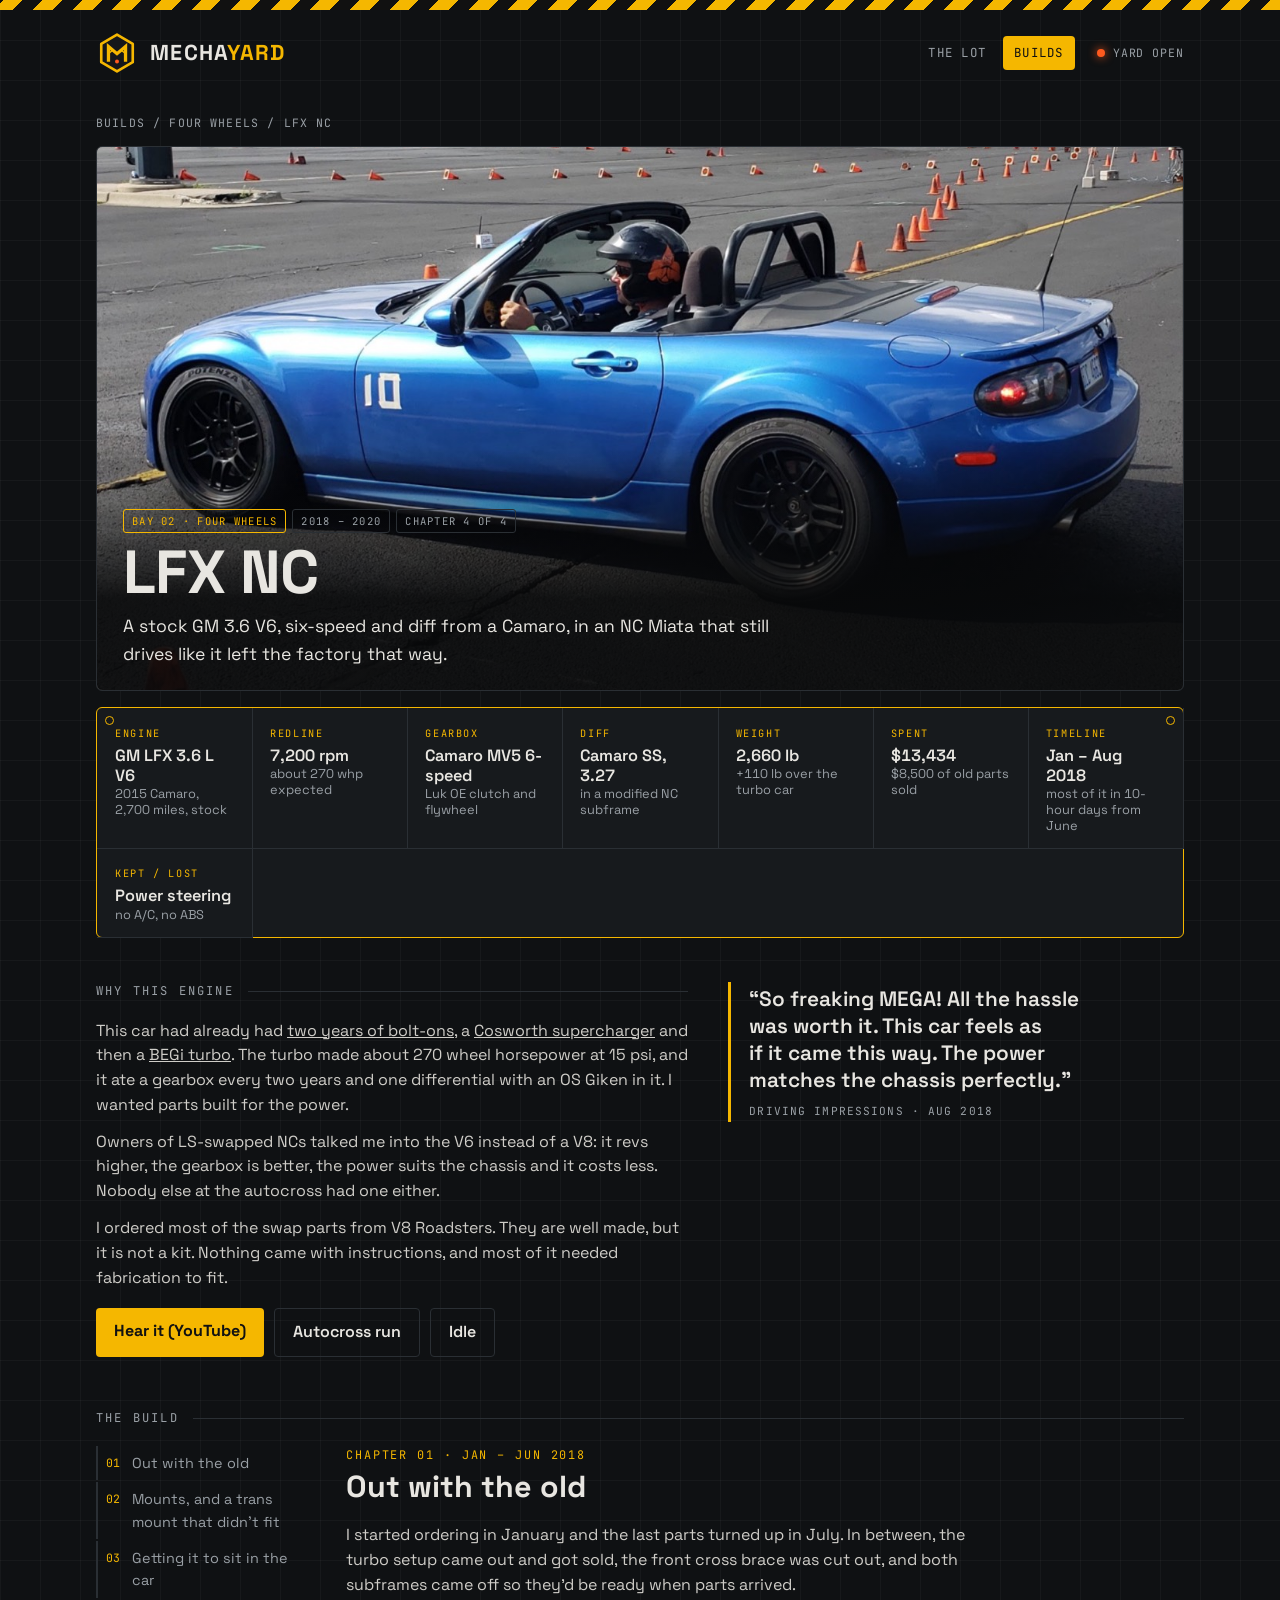
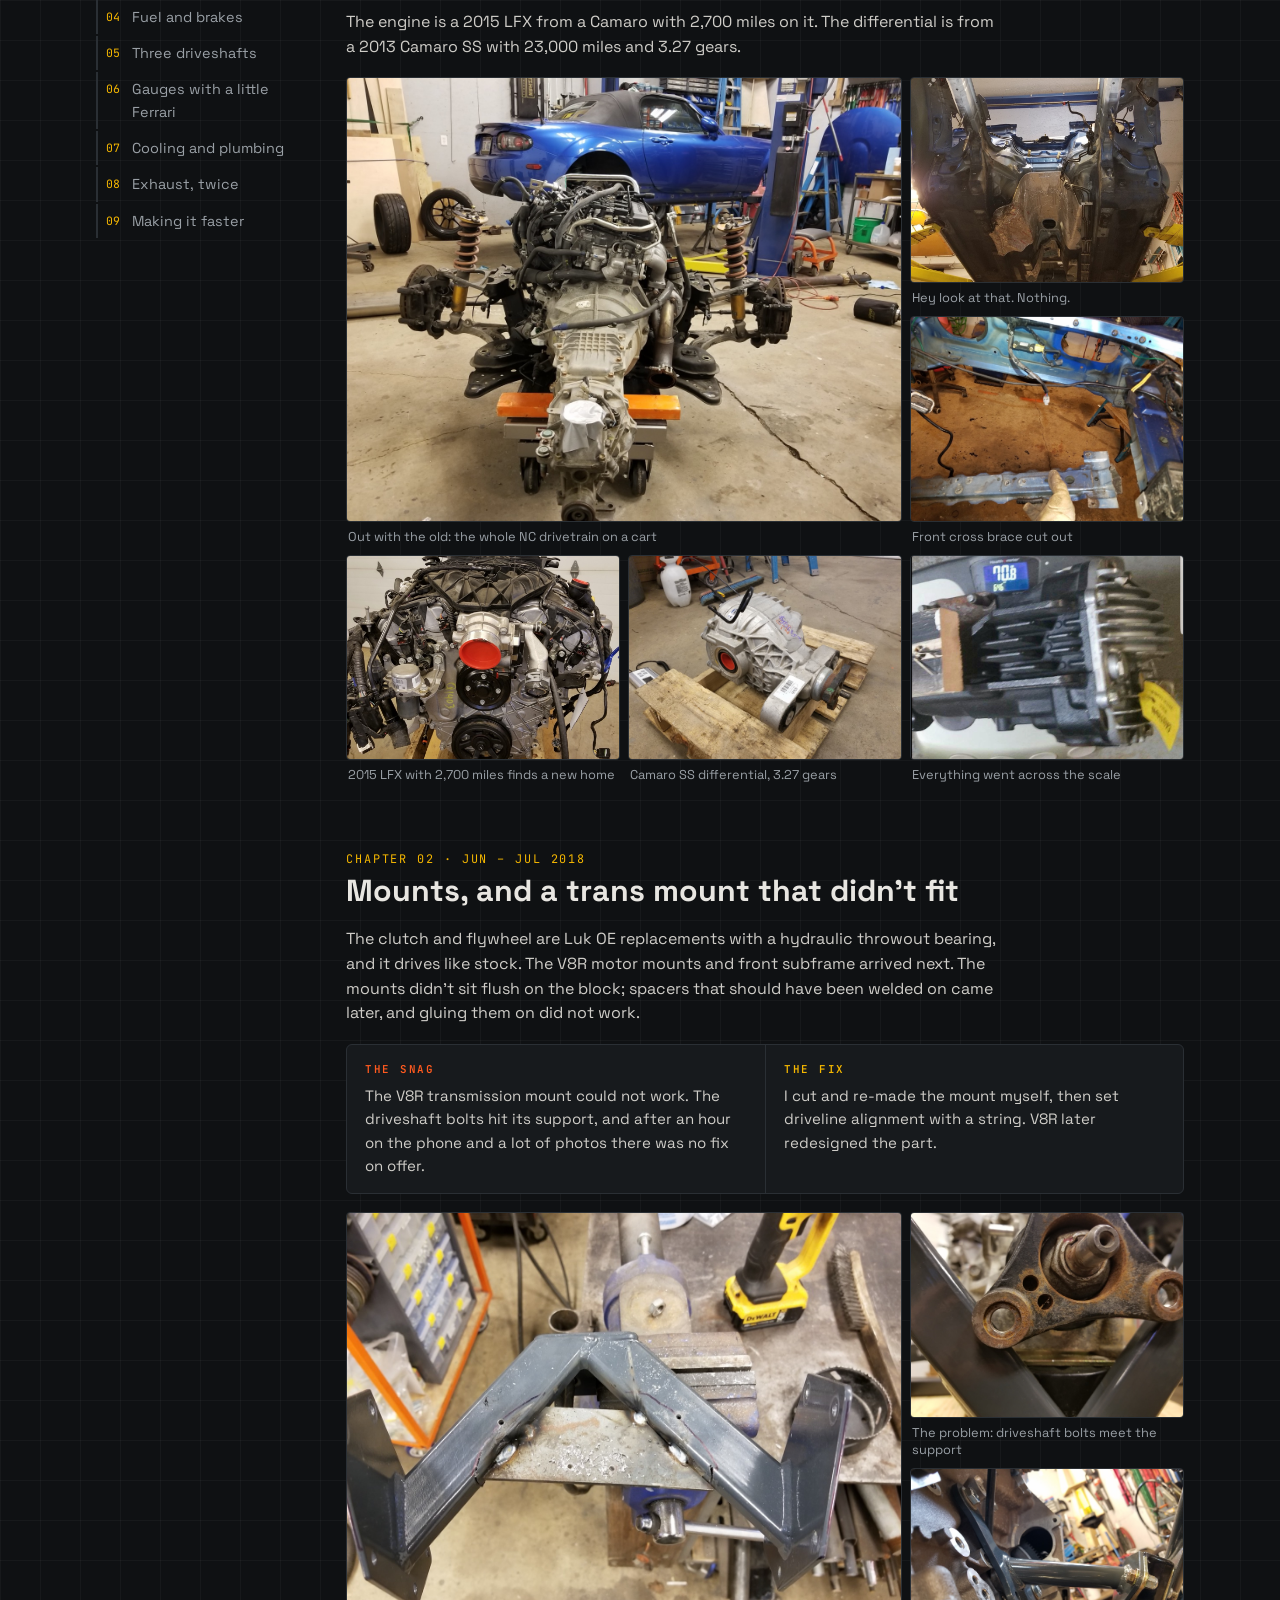
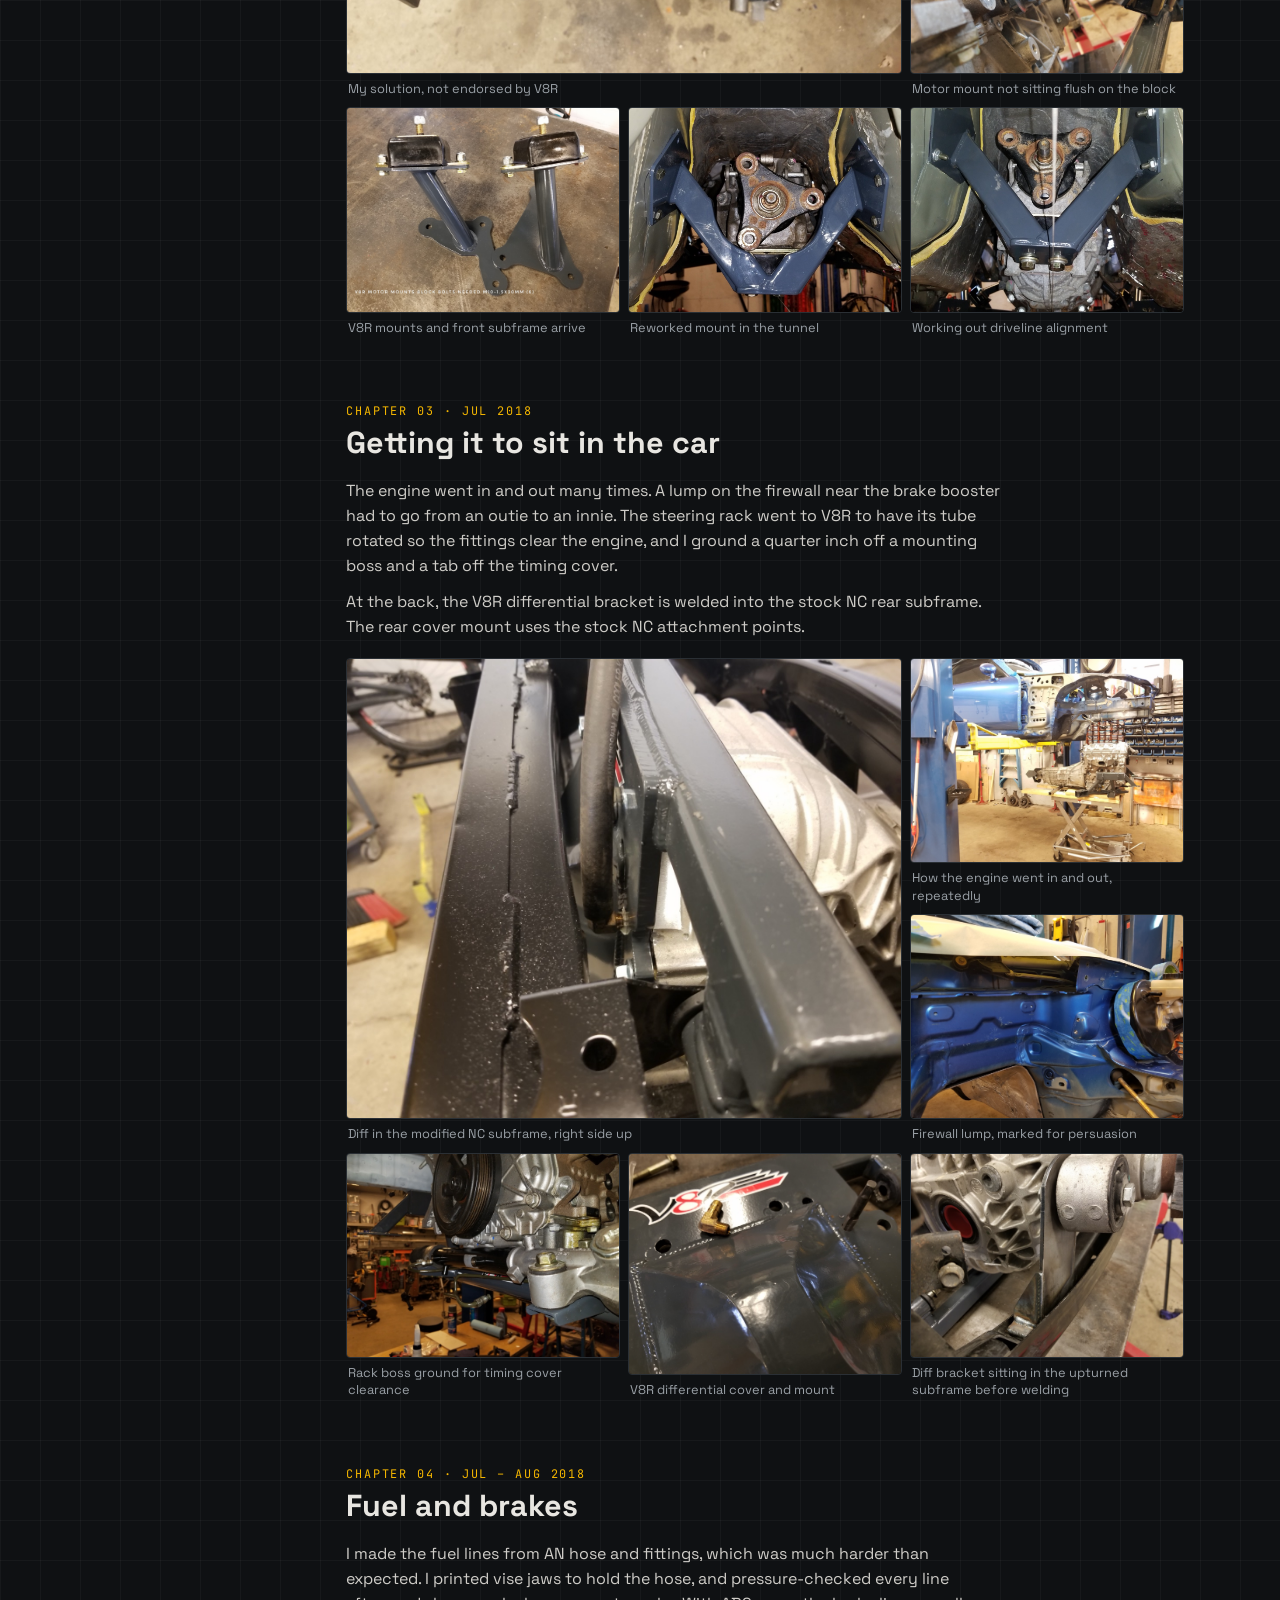
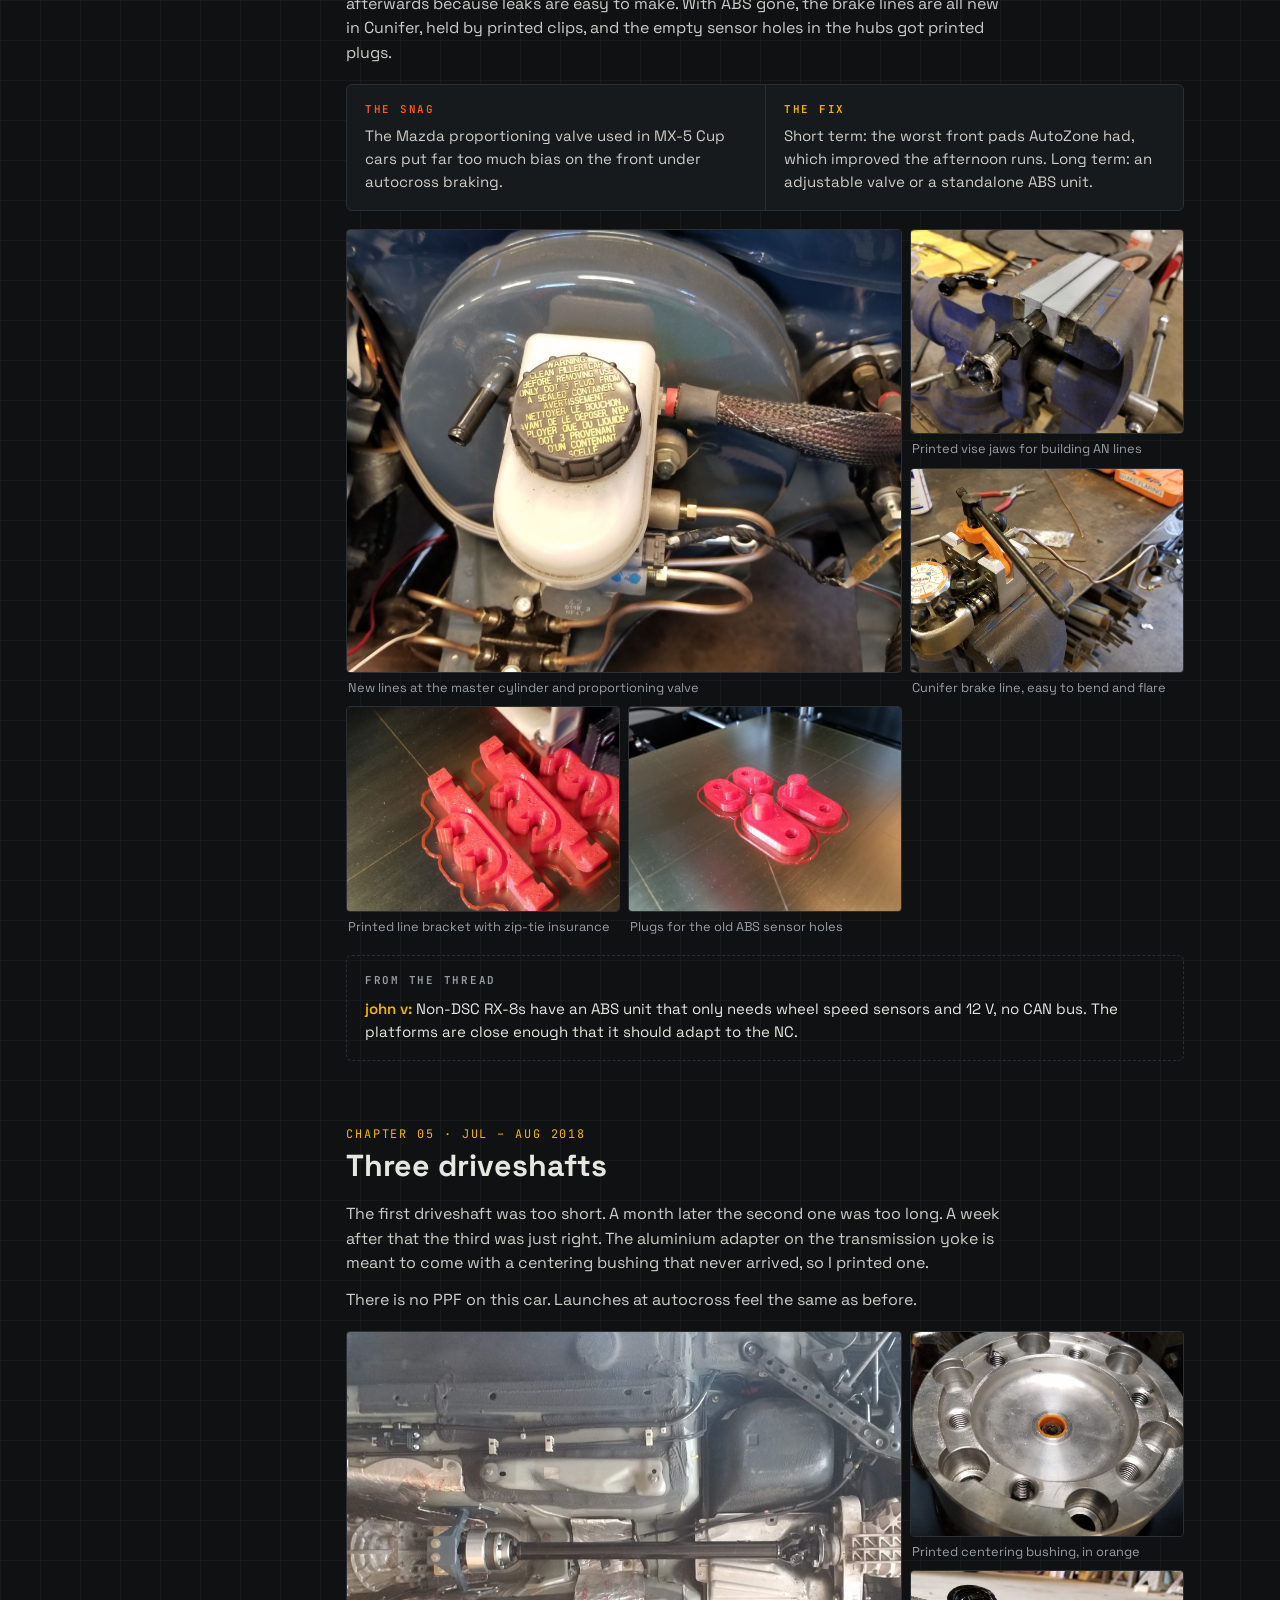
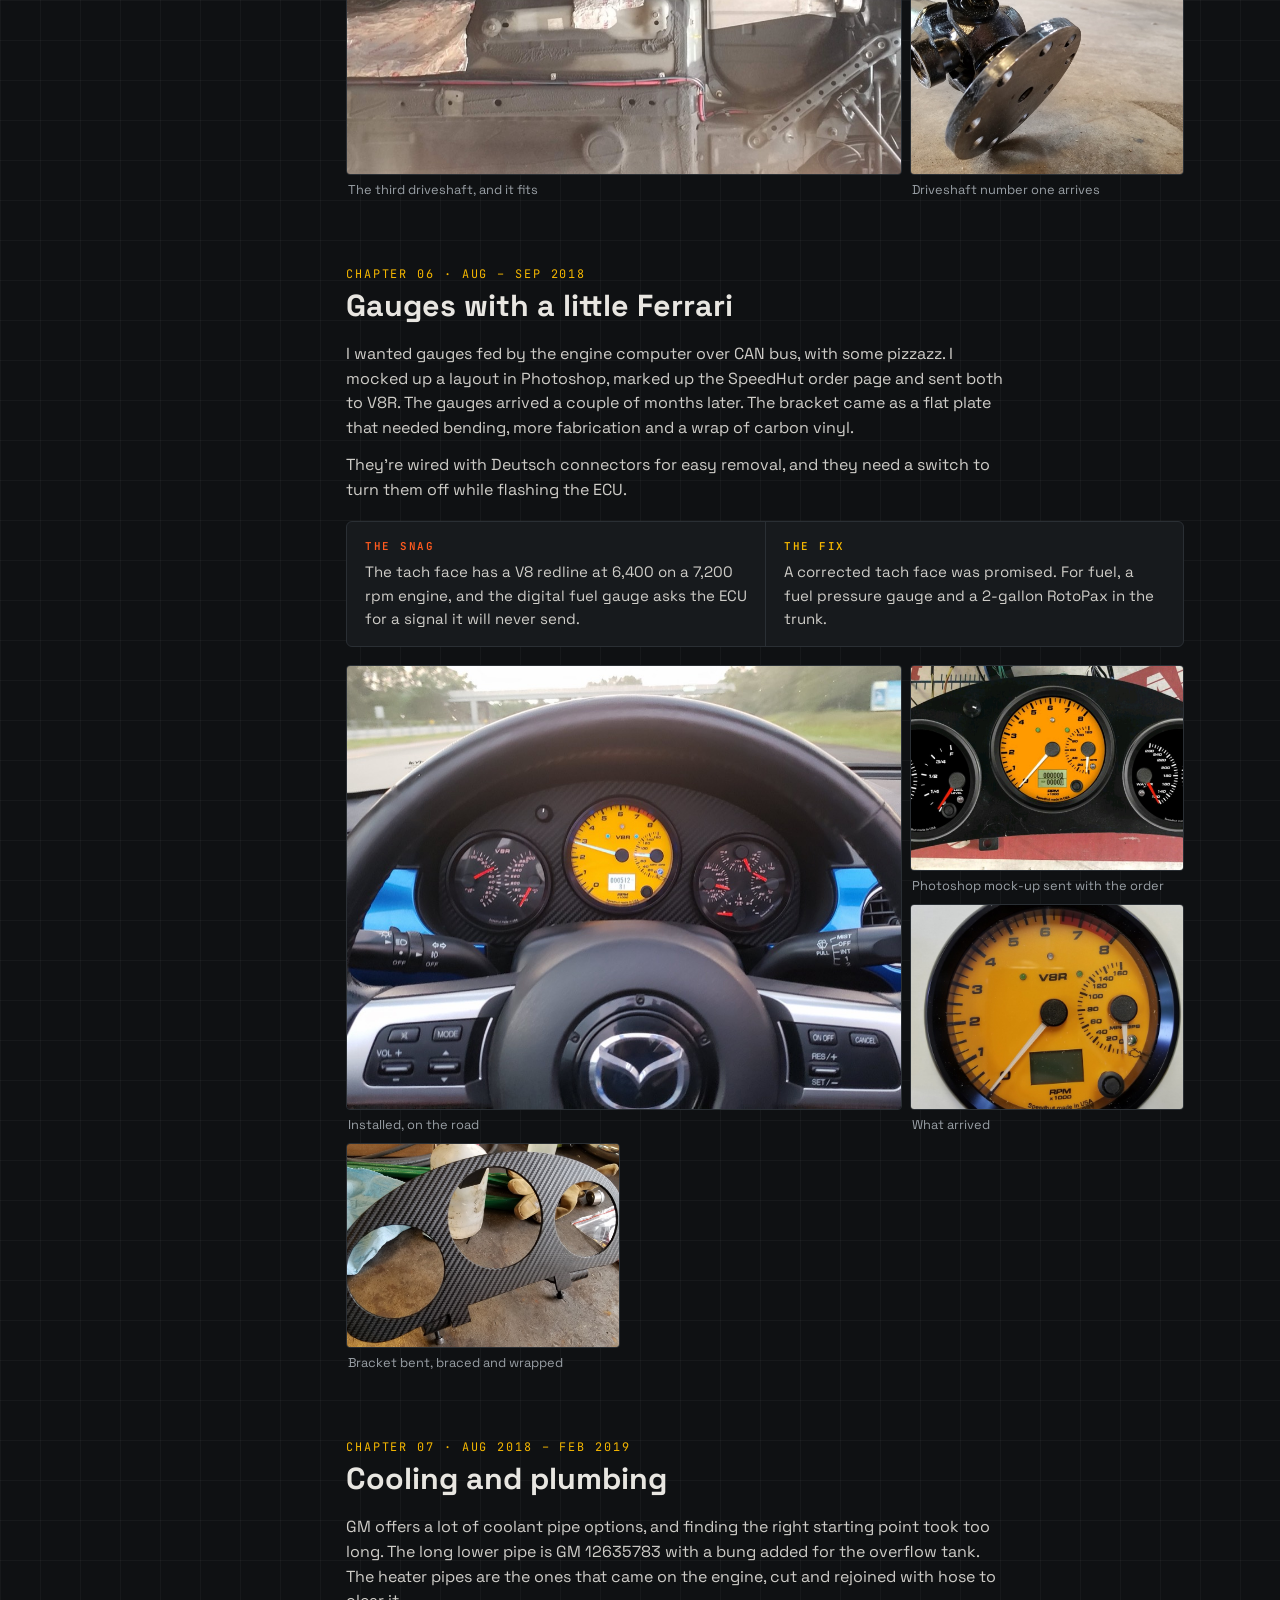
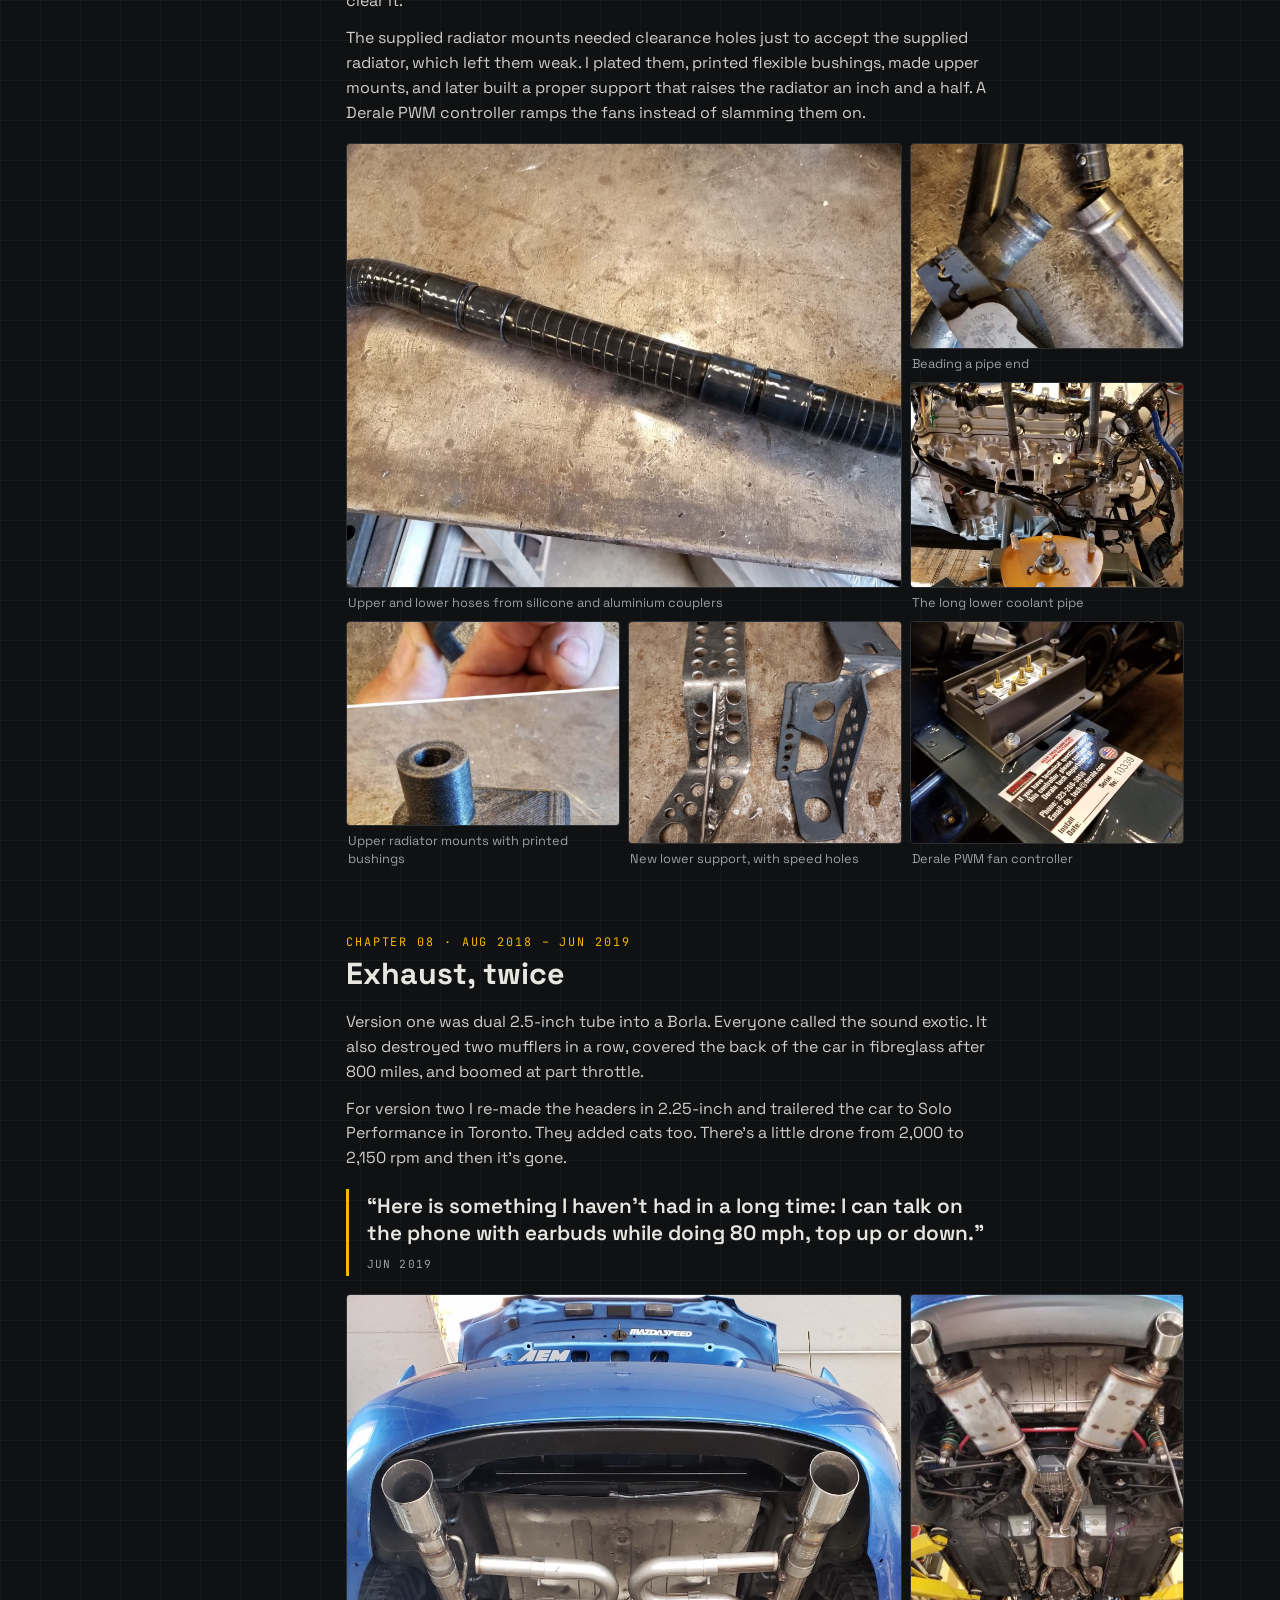
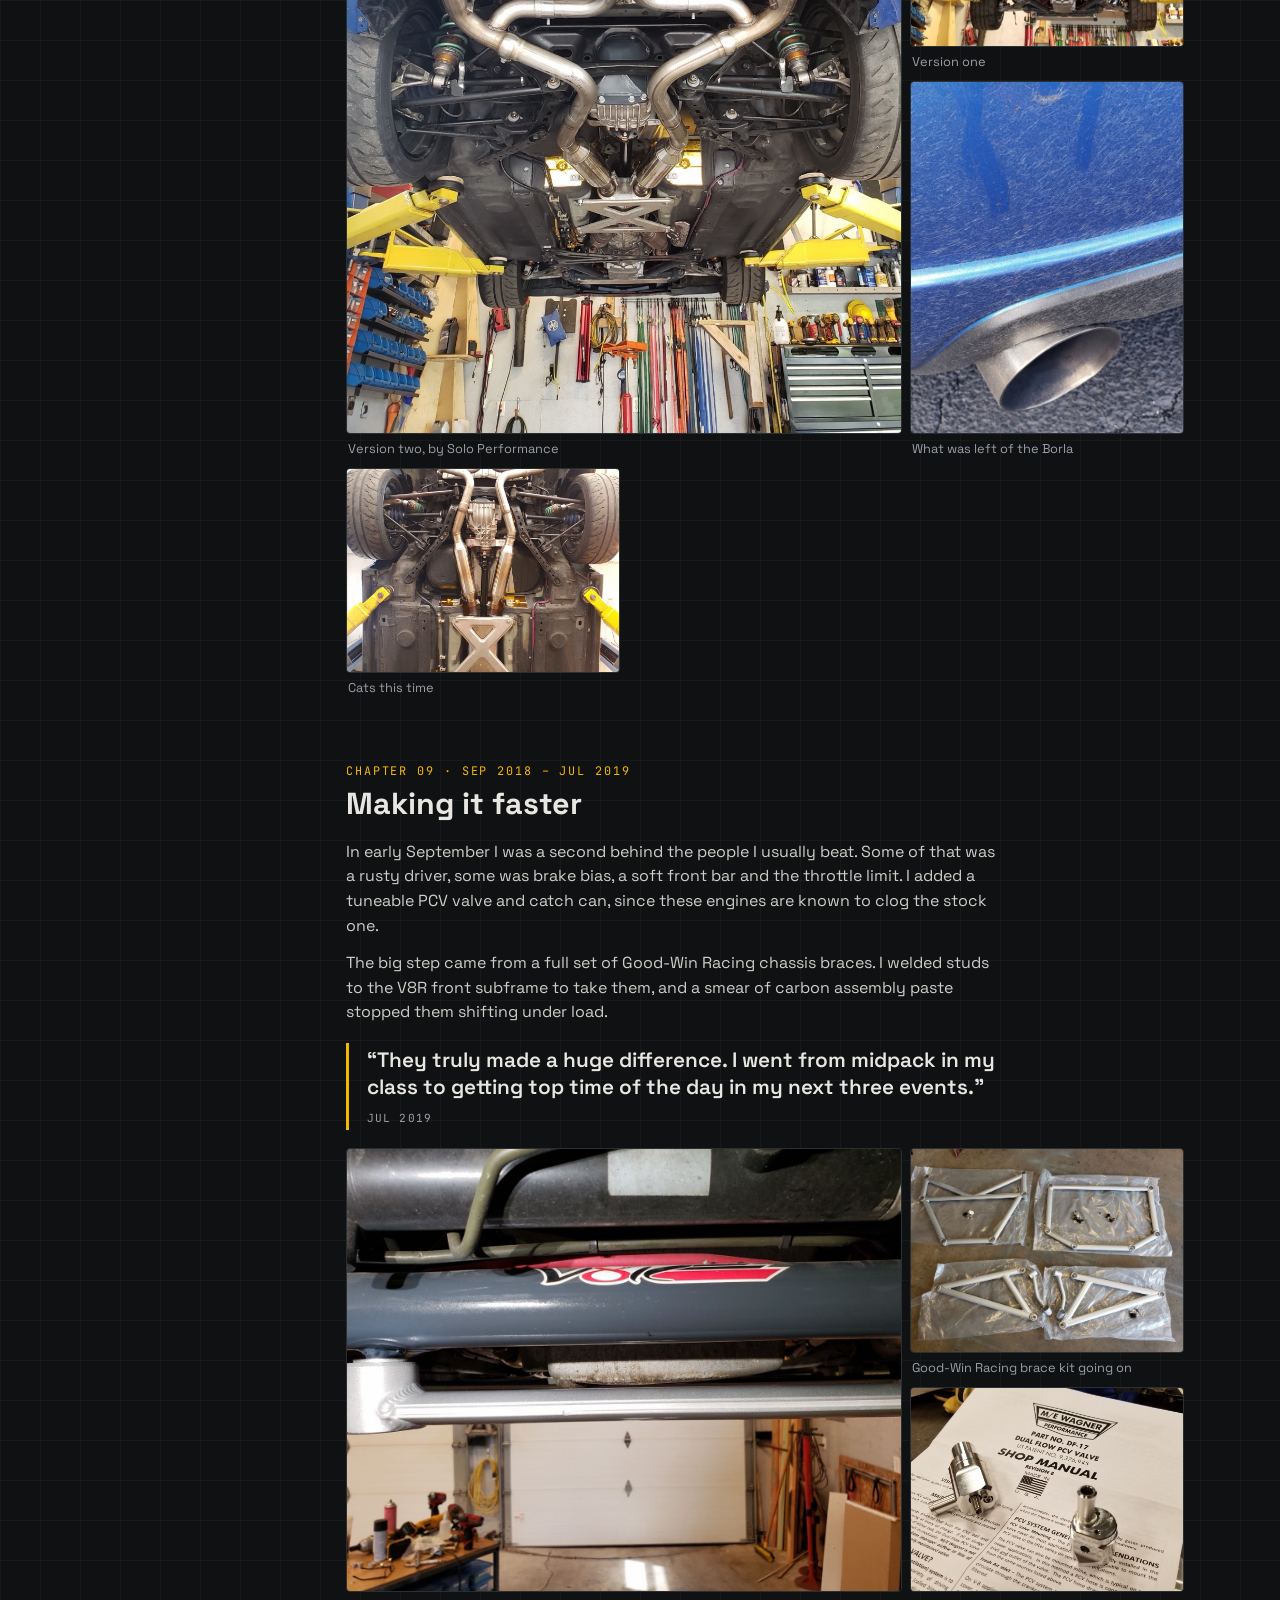
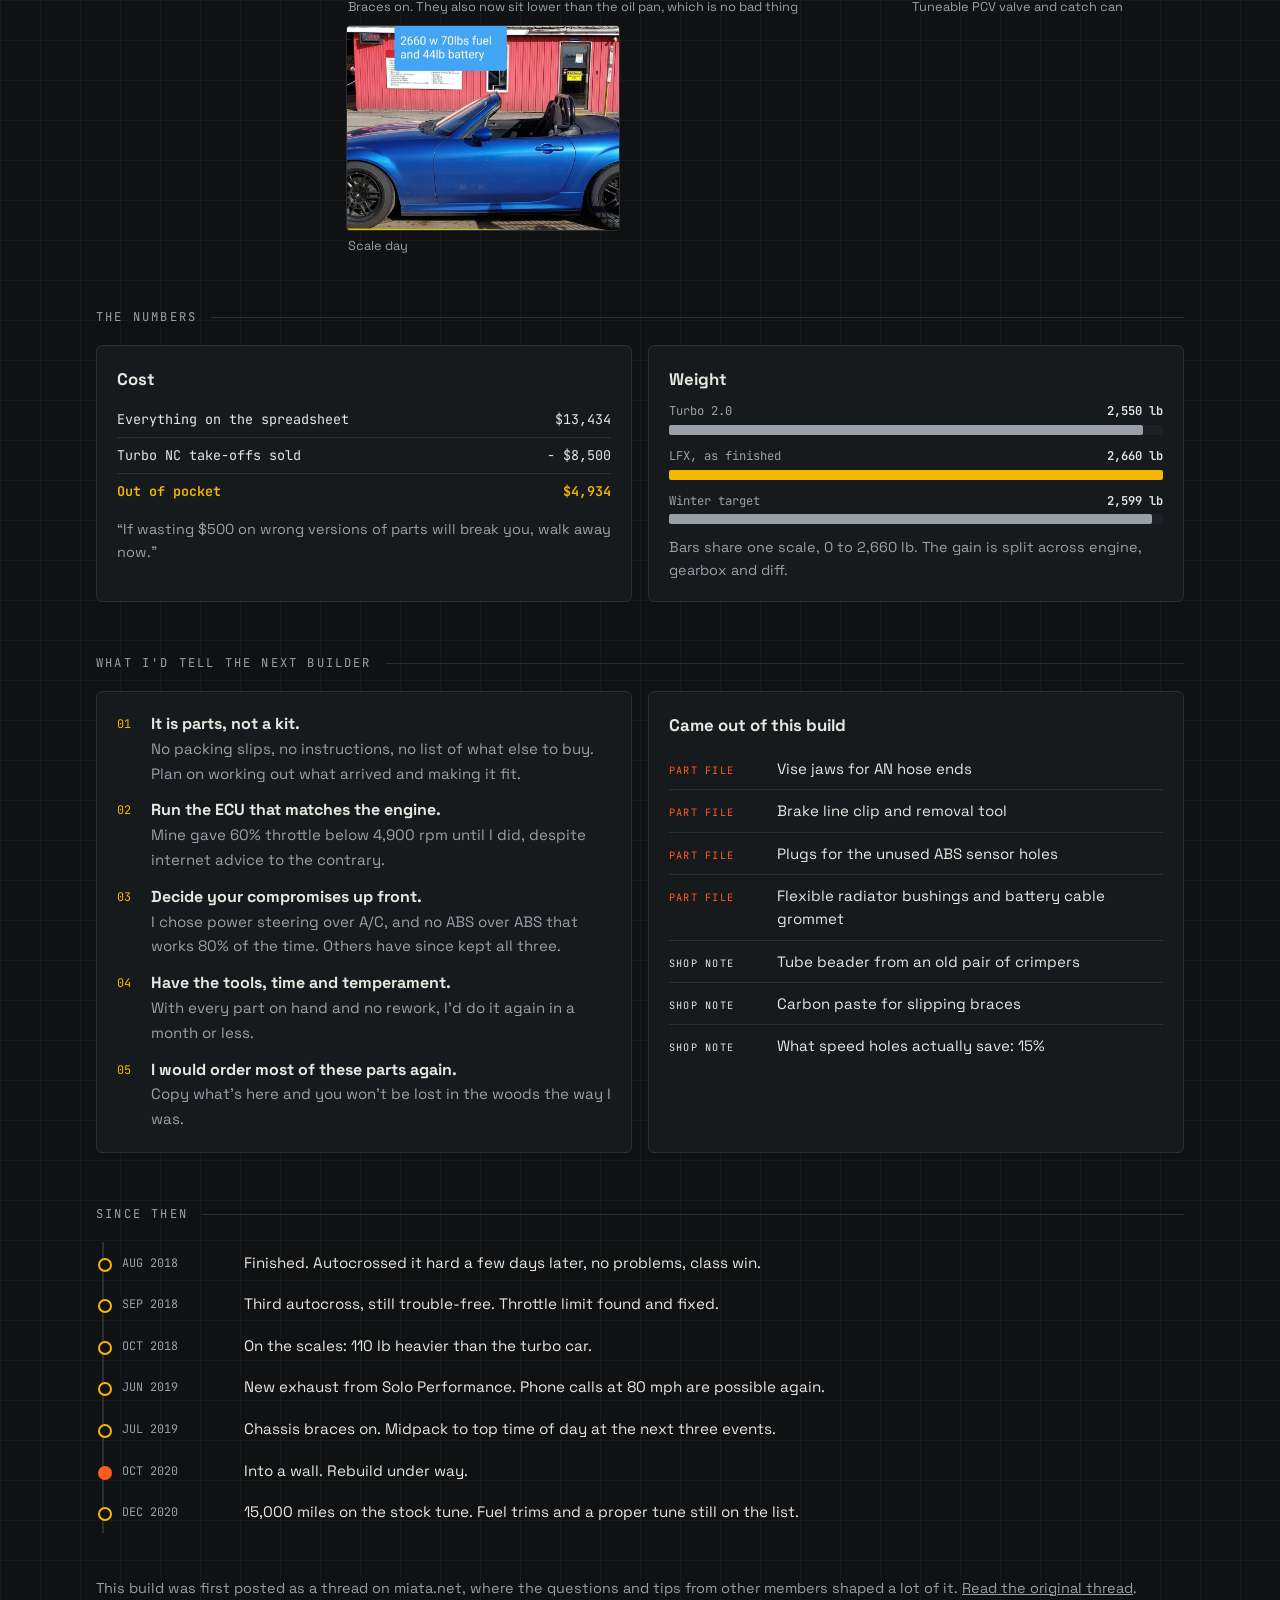
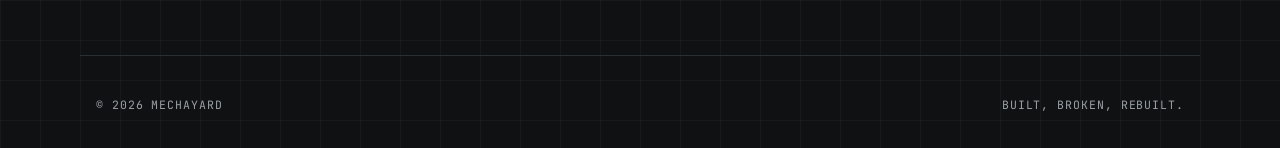
<file: builds/lfx-nc/index.html>
<!DOCTYPE html>
<html lang="en">
<head>
<meta charset="utf-8">
<meta name="viewport" content="width=device-width, initial-scale=1">
<title>LFX NC: a Camaro V6 in a Miata — Mechayard</title>
<meta name="description" content="A stock GM LFX 3.6 V6, six-speed and differential from a Camaro swapped into an NC Miata: the build in nine chapters, with costs, weights and lessons.">
<meta property="og:title" content="LFX NC: a Camaro V6 in a Miata — Mechayard">
<meta property="og:description" content="A stock GM LFX 3.6 V6, six-speed and differential from a Camaro swapped into an NC Miata: the build in nine chapters, with costs, weights and lessons.">
<meta property="og:image" content="https://mechayard.com/builds/lfx-nc/img/post089-01.jpg">
<link rel="icon" href="/logo.svg" type="image/svg+xml">
<link rel="preconnect" href="https://fonts.googleapis.com">
<link rel="preconnect" href="https://fonts.gstatic.com" crossorigin>
<link href="https://fonts.googleapis.com/css2?family=Space+Grotesk:wght@400;500;600;700&family=JetBrains+Mono:wght@400;600&display=swap" rel="stylesheet">
<link rel="stylesheet" href="/assets/site.css">
</head>
<body>
<div class="hazard"></div>
<header class="site"><div class="wrap">
  <a class="brand" href="/">
    <img src="/logo.svg" alt="" width="42" height="42">
    <span class="wordmark">MECHA<span>YARD</span></span>
  </a>
  <div class="headright">
    <nav class="main" aria-label="Main">
      <a href="/">THE LOT</a>
      <a href="/builds/" class="on">BUILDS</a>
    </nav>
    <div class="status"><i></i>YARD OPEN</div>
  </div>
</div></header>
<main class="wrap">
  <div class="crumb"><a href="/builds/">BUILDS</a> / FOUR WHEELS / LFX NC</div>
  <div class="bhero">
    <img src="img/post089-01.jpg" alt="The LFX-swapped NC Miata mid-run at an autocross">
    <div class="over">
      <div class="chips"><span class="tag y">BAY 02 · FOUR WHEELS</span><span class="tag">2018 – 2020</span><span class="tag">CHAPTER 4 OF 4</span></div>
      <h1>LFX NC</h1>
      <p class="lede" style="color:var(--text)">A stock GM 3.6 V6, six-speed and diff from a Camaro, in an NC Miata that still drives like it left the factory that way.</p>
    </div>
  </div>

  <dl class="plate">
    <div><dt>ENGINE</dt><dd>GM LFX 3.6 L V6<small>2015 Camaro, 2,700 miles, stock</small></dd></div>
    <div><dt>REDLINE</dt><dd>7,200 rpm<small>about 270 whp expected</small></dd></div>
    <div><dt>GEARBOX</dt><dd>Camaro MV5 6-speed<small>Luk OE clutch and flywheel</small></dd></div>
    <div><dt>DIFF</dt><dd>Camaro SS, 3.27<small>in a modified NC subframe</small></dd></div>
    <div><dt>WEIGHT</dt><dd>2,660 lb<small>+110 lb over the turbo car</small></dd></div>
    <div><dt>SPENT</dt><dd>$13,434<small>$8,500 of old parts sold</small></dd></div>
    <div><dt>TIMELINE</dt><dd>Jan – Aug 2018<small>most of it in 10-hour days from June</small></dd></div>
    <div><dt>KEPT / LOST</dt><dd>Power steering<small>no A/C, no ABS</small></dd></div>
  </dl>

  <section class="why">
    <div class="prose">
      <div class="section-label" style="margin-top:0">WHY THIS ENGINE</div>
      <p>This car had already had <a href="/builds/nc-bolt-ons/">two years of bolt-ons</a>, a <a href="/builds/nc-cosworth/">Cosworth supercharger</a> and then a <a href="/builds/nc-turbo/">BEGi turbo</a>. The turbo made about 270 wheel horsepower at 15 psi, and it ate a gearbox every two years and one differential with an OS Giken in it. I wanted parts built for the power.</p>
      <p>Owners of LS-swapped NCs talked me into the V6 instead of a V8: it revs higher, the gearbox is better, the power suits the chassis and it costs less. Nobody else at the autocross had one either.</p>
      <p>I ordered most of the swap parts from V8 Roadsters. They are well made, but it is not a kit. Nothing came with instructions, and most of it needed fabrication to fit.</p>
      <div class="watch">
        <a class="btn" href="https://youtu.be/wk6ZC8nqCfs">Hear it (YouTube)</a>
        <a class="btn ghost" href="https://photos.app.goo.gl/Ta3QQqzSat8dpnu77">Autocross run</a>
        <a class="btn ghost" href="https://photos.app.goo.gl/9af5ZCbWzrzzFi1SA">Idle</a>
      </div>
    </div>
    <blockquote class="pull">“So freaking MEGA! All the hassle was worth it. This car feels as if it came this way. The power matches the chassis perfectly.”<cite>DRIVING IMPRESSIONS · AUG 2018</cite></blockquote>
  </section>

  <div class="section-label">THE BUILD</div>
  <div class="story">
    <nav class="rail" aria-label="Chapters">
      <a href="#ch-1"><b>01</b><span>Out with the old</span></a>
      <a href="#ch-2"><b>02</b><span>Mounts, and a trans mount that didn't fit</span></a>
      <a href="#ch-3"><b>03</b><span>Getting it to sit in the car</span></a>
      <a href="#ch-4"><b>04</b><span>Fuel and brakes</span></a>
      <a href="#ch-5"><b>05</b><span>Three driveshafts</span></a>
      <a href="#ch-6"><b>06</b><span>Gauges with a little Ferrari</span></a>
      <a href="#ch-7"><b>07</b><span>Cooling and plumbing</span></a>
      <a href="#ch-8"><b>08</b><span>Exhaust, twice</span></a>
      <a href="#ch-9"><b>09</b><span>Making it faster</span></a>
    </nav>
    <div class="chapters">
      <section class="ch" id="ch-1">
        <div class="ch-head"><span class="ch-no">CHAPTER 01 · JAN – JUN 2018</span><h2>Out with the old</h2></div>
        <div class="prose">
          <p>I started ordering in January and the last parts turned up in July. In between, the turbo setup came out and got sold, the front cross brace was cut out, and both subframes came off so they'd be ready when parts arrived.</p>
          <p>The engine is a 2015 LFX from a Camaro with 2,700 miles on it. The differential is from a 2013 Camaro SS with 23,000 miles and 3.27 gears.</p>
        </div>
        <div class="shots">
          <figure class="w"><button type="button" data-img="img/post033-01.jpg" data-cap="Out with the old: the whole NC drivetrain on a cart" aria-label="Enlarge: Out with the old: the whole NC drivetrain on a cart"><img src="img/post033-01.jpg" alt="Out with the old: the whole NC drivetrain on a cart" loading="lazy"></button><figcaption>Out with the old: the whole NC drivetrain on a cart</figcaption></figure>
          <figure><button type="button" data-img="img/post033-06.jpg" data-cap="Hey look at that. Nothing." aria-label="Enlarge: Hey look at that. Nothing."><img src="img/post033-06.jpg" alt="Hey look at that. Nothing." loading="lazy"></button><figcaption>Hey look at that. Nothing.</figcaption></figure>
          <figure><button type="button" data-img="img/post033-02.jpg" data-cap="Front cross brace cut out" aria-label="Enlarge: Front cross brace cut out"><img src="img/post033-02.jpg" alt="Front cross brace cut out" loading="lazy"></button><figcaption>Front cross brace cut out</figcaption></figure>
          <figure><button type="button" data-img="img/post033-07.jpg" data-cap="2015 LFX with 2,700 miles finds a new home" aria-label="Enlarge: 2015 LFX with 2,700 miles finds a new home"><img src="img/post033-07.jpg" alt="2015 LFX with 2,700 miles finds a new home" loading="lazy"></button><figcaption>2015 LFX with 2,700 miles finds a new home</figcaption></figure>
          <figure><button type="button" data-img="img/post033-09.jpg" data-cap="Camaro SS differential, 3.27 gears" aria-label="Enlarge: Camaro SS differential, 3.27 gears"><img src="img/post033-09.jpg" alt="Camaro SS differential, 3.27 gears" loading="lazy"></button><figcaption>Camaro SS differential, 3.27 gears</figcaption></figure>
          <figure><button type="button" data-img="img/post033-11.jpg" data-cap="Everything went across the scale" aria-label="Enlarge: Everything went across the scale"><img src="img/post033-11.jpg" alt="Everything went across the scale" loading="lazy"></button><figcaption>Everything went across the scale</figcaption></figure>
        </div>
      </section>

      <section class="ch" id="ch-2">
        <div class="ch-head"><span class="ch-no">CHAPTER 02 · JUN – JUL 2018</span><h2>Mounts, and a trans mount that didn't fit</h2></div>
        <div class="prose">
          <p>The clutch and flywheel are Luk OE replacements with a hydraulic throwout bearing, and it drives like stock. The V8R motor mounts and front subframe arrived next. The mounts didn't sit flush on the block; spacers that should have been welded on came later, and gluing them on did not work.</p>
        </div>
        <div class="snag"><div class="s"><h4>THE SNAG</h4><p>The V8R transmission mount could not work. The driveshaft bolts hit its support, and after an hour on the phone and a lot of photos there was no fix on offer.</p></div><div class="f"><h4>THE FIX</h4><p>I cut and re-made the mount myself, then set driveline alignment with a string. V8R later redesigned the part.</p></div></div>
        <div class="shots">
          <figure class="w"><button type="button" data-img="img/post034-08.jpg" data-cap="My solution, not endorsed by V8R" aria-label="Enlarge: My solution, not endorsed by V8R"><img src="img/post034-08.jpg" alt="My solution, not endorsed by V8R" loading="lazy"></button><figcaption>My solution, not endorsed by V8R</figcaption></figure>
          <figure><button type="button" data-img="img/post034-07.jpg" data-cap="The problem: driveshaft bolts meet the support" aria-label="Enlarge: The problem: driveshaft bolts meet the support"><img src="img/post034-07.jpg" alt="The problem: driveshaft bolts meet the support" loading="lazy"></button><figcaption>The problem: driveshaft bolts meet the support</figcaption></figure>
          <figure><button type="button" data-img="img/post034-05.jpg" data-cap="Motor mount not sitting flush on the block" aria-label="Enlarge: Motor mount not sitting flush on the block"><img src="img/post034-05.jpg" alt="Motor mount not sitting flush on the block" loading="lazy"></button><figcaption>Motor mount not sitting flush on the block</figcaption></figure>
          <figure><button type="button" data-img="img/post034-03.jpg" data-cap="V8R mounts and front subframe arrive" aria-label="Enlarge: V8R mounts and front subframe arrive"><img src="img/post034-03.jpg" alt="V8R mounts and front subframe arrive" loading="lazy"></button><figcaption>V8R mounts and front subframe arrive</figcaption></figure>
          <figure><button type="button" data-img="img/post034-12.jpg" data-cap="Reworked mount in the tunnel" aria-label="Enlarge: Reworked mount in the tunnel"><img src="img/post034-12.jpg" alt="Reworked mount in the tunnel" loading="lazy"></button><figcaption>Reworked mount in the tunnel</figcaption></figure>
          <figure><button type="button" data-img="img/post034-13.jpg" data-cap="Working out driveline alignment" aria-label="Enlarge: Working out driveline alignment"><img src="img/post034-13.jpg" alt="Working out driveline alignment" loading="lazy"></button><figcaption>Working out driveline alignment</figcaption></figure>
        </div>
      </section>

      <section class="ch" id="ch-3">
        <div class="ch-head"><span class="ch-no">CHAPTER 03 · JUL 2018</span><h2>Getting it to sit in the car</h2></div>
        <div class="prose">
          <p>The engine went in and out many times. A lump on the firewall near the brake booster had to go from an outie to an innie. The steering rack went to V8R to have its tube rotated so the fittings clear the engine, and I ground a quarter inch off a mounting boss and a tab off the timing cover.</p>
          <p>At the back, the V8R differential bracket is welded into the stock NC rear subframe. The rear cover mount uses the stock NC attachment points.</p>
        </div>
        <div class="shots">
          <figure class="w"><button type="button" data-img="img/post056-16.jpg" data-cap="Diff in the modified NC subframe, right side up" aria-label="Enlarge: Diff in the modified NC subframe, right side up"><img src="img/post056-16.jpg" alt="Diff in the modified NC subframe, right side up" loading="lazy"></button><figcaption>Diff in the modified NC subframe, right side up</figcaption></figure>
          <figure><button type="button" data-img="img/post056-03.jpg" data-cap="How the engine went in and out, repeatedly" aria-label="Enlarge: How the engine went in and out, repeatedly"><img src="img/post056-03.jpg" alt="How the engine went in and out, repeatedly" loading="lazy"></button><figcaption>How the engine went in and out, repeatedly</figcaption></figure>
          <figure><button type="button" data-img="img/post056-02.jpg" data-cap="Firewall lump, marked for persuasion" aria-label="Enlarge: Firewall lump, marked for persuasion"><img src="img/post056-02.jpg" alt="Firewall lump, marked for persuasion" loading="lazy"></button><figcaption>Firewall lump, marked for persuasion</figcaption></figure>
          <figure><button type="button" data-img="img/post056-06.jpg" data-cap="Rack boss ground for timing cover clearance" aria-label="Enlarge: Rack boss ground for timing cover clearance"><img src="img/post056-06.jpg" alt="Rack boss ground for timing cover clearance" loading="lazy"></button><figcaption>Rack boss ground for timing cover clearance</figcaption></figure>
          <figure><button type="button" data-img="img/post056-10.jpg" data-cap="V8R differential cover and mount" aria-label="Enlarge: V8R differential cover and mount"><img src="img/post056-10.jpg" alt="V8R differential cover and mount" loading="lazy"></button><figcaption>V8R differential cover and mount</figcaption></figure>
          <figure><button type="button" data-img="img/post056-12.jpg" data-cap="Diff bracket sitting in the upturned subframe before welding" aria-label="Enlarge: Diff bracket sitting in the upturned subframe before welding"><img src="img/post056-12.jpg" alt="Diff bracket sitting in the upturned subframe before welding" loading="lazy"></button><figcaption>Diff bracket sitting in the upturned subframe before welding</figcaption></figure>
        </div>
      </section>

      <section class="ch" id="ch-4">
        <div class="ch-head"><span class="ch-no">CHAPTER 04 · JUL – AUG 2018</span><h2>Fuel and brakes</h2></div>
        <div class="prose">
          <p>I made the fuel lines from AN hose and fittings, which was much harder than expected. I printed vise jaws to hold the hose, and pressure-checked every line afterwards because leaks are easy to make. With ABS gone, the brake lines are all new in Cunifer, held by printed clips, and the empty sensor holes in the hubs got printed plugs.</p>
        </div>
        <div class="snag"><div class="s"><h4>THE SNAG</h4><p>The Mazda proportioning valve used in MX-5 Cup cars put far too much bias on the front under autocross braking.</p></div><div class="f"><h4>THE FIX</h4><p>Short term: the worst front pads AutoZone had, which improved the afternoon runs. Long term: an adjustable valve or a standalone ABS unit.</p></div></div>
        <div class="shots">
          <figure class="w"><button type="button" data-img="img/post066-06.jpg" data-cap="New lines at the master cylinder and proportioning valve" aria-label="Enlarge: New lines at the master cylinder and proportioning valve"><img src="img/post066-06.jpg" alt="New lines at the master cylinder and proportioning valve" loading="lazy"></button><figcaption>New lines at the master cylinder and proportioning valve</figcaption></figure>
          <figure><button type="button" data-img="img/post065-02.jpg" data-cap="Printed vise jaws for building AN lines" aria-label="Enlarge: Printed vise jaws for building AN lines"><img src="img/post065-02.jpg" alt="Printed vise jaws for building AN lines" loading="lazy"></button><figcaption>Printed vise jaws for building AN lines</figcaption></figure>
          <figure><button type="button" data-img="img/post065-08.jpg" data-cap="Cunifer brake line, easy to bend and flare" aria-label="Enlarge: Cunifer brake line, easy to bend and flare"><img src="img/post065-08.jpg" alt="Cunifer brake line, easy to bend and flare" loading="lazy"></button><figcaption>Cunifer brake line, easy to bend and flare</figcaption></figure>
          <figure><button type="button" data-img="img/post065-10.jpg" data-cap="Printed line bracket with zip-tie insurance" aria-label="Enlarge: Printed line bracket with zip-tie insurance"><img src="img/post065-10.jpg" alt="Printed line bracket with zip-tie insurance" loading="lazy"></button><figcaption>Printed line bracket with zip-tie insurance</figcaption></figure>
          <figure><button type="button" data-img="img/post066-01.jpg" data-cap="Plugs for the old ABS sensor holes" aria-label="Enlarge: Plugs for the old ABS sensor holes"><img src="img/post066-01.jpg" alt="Plugs for the old ABS sensor holes" loading="lazy"></button><figcaption>Plugs for the old ABS sensor holes</figcaption></figure>
        </div>
        <div class="qa"><h4>FROM THE THREAD</h4><p><b>john v:</b> Non-DSC RX-8s have an ABS unit that only needs wheel speed sensors and 12 V, no CAN bus. The platforms are close enough that it should adapt to the NC.</p></div>
      </section>

      <section class="ch" id="ch-5">
        <div class="ch-head"><span class="ch-no">CHAPTER 05 · JUL – AUG 2018</span><h2>Three driveshafts</h2></div>
        <div class="prose">
          <p>The first driveshaft was too short. A month later the second one was too long. A week after that the third was just right. The aluminium adapter on the transmission yoke is meant to come with a centering bushing that never arrived, so I printed one.</p>
          <p>There is no PPF on this car. Launches at autocross feel the same as before.</p>
        </div>
        <div class="shots">
          <figure class="w"><button type="button" data-img="img/post101-04.jpg" data-cap="The third driveshaft, and it fits" aria-label="Enlarge: The third driveshaft, and it fits"><img src="img/post101-04.jpg" alt="The third driveshaft, and it fits" loading="lazy"></button><figcaption>The third driveshaft, and it fits</figcaption></figure>
          <figure><button type="button" data-img="img/post101-05.jpg" data-cap="Printed centering bushing, in orange" aria-label="Enlarge: Printed centering bushing, in orange"><img src="img/post101-05.jpg" alt="Printed centering bushing, in orange" loading="lazy"></button><figcaption>Printed centering bushing, in orange</figcaption></figure>
          <figure><button type="button" data-img="img/post101-01.jpg" data-cap="Driveshaft number one arrives" aria-label="Enlarge: Driveshaft number one arrives"><img src="img/post101-01.jpg" alt="Driveshaft number one arrives" loading="lazy"></button><figcaption>Driveshaft number one arrives</figcaption></figure>
        </div>
      </section>

      <section class="ch" id="ch-6">
        <div class="ch-head"><span class="ch-no">CHAPTER 06 · AUG – SEP 2018</span><h2>Gauges with a little Ferrari</h2></div>
        <div class="prose">
          <p>I wanted gauges fed by the engine computer over CAN bus, with some pizzazz. I mocked up a layout in Photoshop, marked up the SpeedHut order page and sent both to V8R. The gauges arrived a couple of months later. The bracket came as a flat plate that needed bending, more fabrication and a wrap of carbon vinyl.</p>
          <p>They're wired with Deutsch connectors for easy removal, and they need a switch to turn them off while flashing the ECU.</p>
        </div>
        <div class="snag"><div class="s"><h4>THE SNAG</h4><p>The tach face has a V8 redline at 6,400 on a 7,200 rpm engine, and the digital fuel gauge asks the ECU for a signal it will never send.</p></div><div class="f"><h4>THE FIX</h4><p>A corrected tach face was promised. For fuel, a fuel pressure gauge and a 2-gallon RotoPax in the trunk.</p></div></div>
        <div class="shots">
          <figure class="w"><button type="button" data-img="img/post123-07.jpg" data-cap="Installed, on the road" aria-label="Enlarge: Installed, on the road"><img src="img/post123-07.jpg" alt="Installed, on the road" loading="lazy"></button><figcaption>Installed, on the road</figcaption></figure>
          <figure><button type="button" data-img="img/post122-02.jpg" data-cap="Photoshop mock-up sent with the order" aria-label="Enlarge: Photoshop mock-up sent with the order"><img src="img/post122-02.jpg" alt="Photoshop mock-up sent with the order" loading="lazy"></button><figcaption>Photoshop mock-up sent with the order</figcaption></figure>
          <figure><button type="button" data-img="img/post122-04.jpg" data-cap="What arrived" aria-label="Enlarge: What arrived"><img src="img/post122-04.jpg" alt="What arrived" loading="lazy"></button><figcaption>What arrived</figcaption></figure>
          <figure><button type="button" data-img="img/post123-06.jpg" data-cap="Bracket bent, braced and wrapped" aria-label="Enlarge: Bracket bent, braced and wrapped"><img src="img/post123-06.jpg" alt="Bracket bent, braced and wrapped" loading="lazy"></button><figcaption>Bracket bent, braced and wrapped</figcaption></figure>
        </div>
      </section>

      <section class="ch" id="ch-7">
        <div class="ch-head"><span class="ch-no">CHAPTER 07 · AUG 2018 – FEB 2019</span><h2>Cooling and plumbing</h2></div>
        <div class="prose">
          <p>GM offers a lot of coolant pipe options, and finding the right starting point took too long. The long lower pipe is GM 12635783 with a bung added for the overflow tank. The heater pipes are the ones that came on the engine, cut and rejoined with hose to clear it.</p>
          <p>The supplied radiator mounts needed clearance holes just to accept the supplied radiator, which left them weak. I plated them, printed flexible bushings, made upper mounts, and later built a proper support that raises the radiator an inch and a half. A Derale PWM controller ramps the fans instead of slamming them on.</p>
        </div>
        <div class="shots">
          <figure class="w"><button type="button" data-img="img/post159-01.jpg" data-cap="Upper and lower hoses from silicone and aluminium couplers" aria-label="Enlarge: Upper and lower hoses from silicone and aluminium couplers"><img src="img/post159-01.jpg" alt="Upper and lower hoses from silicone and aluminium couplers" loading="lazy"></button><figcaption>Upper and lower hoses from silicone and aluminium couplers</figcaption></figure>
          <figure><button type="button" data-img="img/post158-03.jpg" data-cap="Beading a pipe end" aria-label="Enlarge: Beading a pipe end"><img src="img/post158-03.jpg" alt="Beading a pipe end" loading="lazy"></button><figcaption>Beading a pipe end</figcaption></figure>
          <figure><button type="button" data-img="img/post158-01.jpg" data-cap="The long lower coolant pipe" aria-label="Enlarge: The long lower coolant pipe"><img src="img/post158-01.jpg" alt="The long lower coolant pipe" loading="lazy"></button><figcaption>The long lower coolant pipe</figcaption></figure>
          <figure><button type="button" data-img="img/post182-03.jpg" data-cap="Upper radiator mounts with printed bushings" aria-label="Enlarge: Upper radiator mounts with printed bushings"><img src="img/post182-03.jpg" alt="Upper radiator mounts with printed bushings" loading="lazy"></button><figcaption>Upper radiator mounts with printed bushings</figcaption></figure>
          <figure><button type="button" data-img="img/post183-03.jpg" data-cap="New lower support, with speed holes" aria-label="Enlarge: New lower support, with speed holes"><img src="img/post183-03.jpg" alt="New lower support, with speed holes" loading="lazy"></button><figcaption>New lower support, with speed holes</figcaption></figure>
          <figure><button type="button" data-img="img/post189-03.jpg" data-cap="Derale PWM fan controller" aria-label="Enlarge: Derale PWM fan controller"><img src="img/post189-03.jpg" alt="Derale PWM fan controller" loading="lazy"></button><figcaption>Derale PWM fan controller</figcaption></figure>
        </div>
      </section>

      <section class="ch" id="ch-8">
        <div class="ch-head"><span class="ch-no">CHAPTER 08 · AUG 2018 – JUN 2019</span><h2>Exhaust, twice</h2></div>
        <div class="prose">
          <p>Version one was dual 2.5-inch tube into a Borla. Everyone called the sound exotic. It also destroyed two mufflers in a row, covered the back of the car in fibreglass after 800 miles, and boomed at part throttle.</p>
          <p>For version two I re-made the headers in 2.25-inch and trailered the car to Solo Performance in Toronto. They added cats too. There's a little drone from 2,000 to 2,150 rpm and then it's gone.</p>
        </div>
        <blockquote class="pull">“Here is something I haven't had in a long time: I can talk on the phone with earbuds while doing 80 mph, top up or down.”<cite>JUN 2019</cite></blockquote>
        <div class="shots">
          <figure class="w"><button type="button" data-img="img/post230-01.jpg" data-cap="Version two, by Solo Performance" aria-label="Enlarge: Version two, by Solo Performance"><img src="img/post230-01.jpg" alt="Version two, by Solo Performance" loading="lazy"></button><figcaption>Version two, by Solo Performance</figcaption></figure>
          <figure><button type="button" data-img="img/post020-01.jpg" data-cap="Version one" aria-label="Enlarge: Version one"><img src="img/post020-01.jpg" alt="Version one" loading="lazy"></button><figcaption>Version one</figcaption></figure>
          <figure><button type="button" data-img="img/post089-03.jpg" data-cap="What was left of the Borla" aria-label="Enlarge: What was left of the Borla"><img src="img/post089-03.jpg" alt="What was left of the Borla" loading="lazy"></button><figcaption>What was left of the Borla</figcaption></figure>
          <figure><button type="button" data-img="img/post230-02.jpg" data-cap="Cats this time" aria-label="Enlarge: Cats this time"><img src="img/post230-02.jpg" alt="Cats this time" loading="lazy"></button><figcaption>Cats this time</figcaption></figure>
        </div>
      </section>

      <section class="ch" id="ch-9">
        <div class="ch-head"><span class="ch-no">CHAPTER 09 · SEP 2018 – JUL 2019</span><h2>Making it faster</h2></div>
        <div class="prose">
          <p>In early September I was a second behind the people I usually beat. Some of that was a rusty driver, some was brake bias, a soft front bar and the throttle limit. I added a tuneable PCV valve and catch can, since these engines are known to clog the stock one.</p>
          <p>The big step came from a full set of Good-Win Racing chassis braces. I welded studs to the V8R front subframe to take them, and a smear of carbon assembly paste stopped them shifting under load.</p>
        </div>
        <blockquote class="pull">“They truly made a huge difference. I went from midpack in my class to getting top time of the day in my next three events.”<cite>JUL 2019</cite></blockquote>
        <div class="shots">
          <figure class="w"><button type="button" data-img="img/post244-05.jpg" data-cap="Braces on. They also now sit lower than the oil pan, which is no bad thing" aria-label="Enlarge: Braces on. They also now sit lower than the oil pan, which is no bad thing"><img src="img/post244-05.jpg" alt="Braces on. They also now sit lower than the oil pan, which is no bad thing" loading="lazy"></button><figcaption>Braces on. They also now sit lower than the oil pan, which is no bad thing</figcaption></figure>
          <figure><button type="button" data-img="img/post244-01.jpg" data-cap="Good-Win Racing brace kit going on" aria-label="Enlarge: Good-Win Racing brace kit going on"><img src="img/post244-01.jpg" alt="Good-Win Racing brace kit going on" loading="lazy"></button><figcaption>Good-Win Racing brace kit going on</figcaption></figure>
          <figure><button type="button" data-img="img/post187-02.jpg" data-cap="Tuneable PCV valve and catch can" aria-label="Enlarge: Tuneable PCV valve and catch can"><img src="img/post187-02.jpg" alt="Tuneable PCV valve and catch can" loading="lazy"></button><figcaption>Tuneable PCV valve and catch can</figcaption></figure>
          <figure><button type="button" data-img="img/post132-01.jpg" data-cap="Scale day" aria-label="Enlarge: Scale day"><img src="img/post132-01.jpg" alt="Scale day" loading="lazy"></button><figcaption>Scale day</figcaption></figure>
        </div>
      </section>
    </div>
  </div>

  <div class="section-label">THE NUMBERS</div>
  <div class="cols">
    <div class="box">
      <h3>Cost</h3>
      <table class="ledger">
        <tr><td>Everything on the spreadsheet</td><td>$13,434</td></tr>
        <tr><td>Turbo NC take-offs sold</td><td>− $8,500</td></tr>
        <tr class="sum"><td>Out of pocket</td><td>$4,934</td></tr>
      </table>
      <p style="color:var(--muted);font-size:.9rem">“If wasting $500 on wrong versions of parts will break you, walk away now.”</p>
    </div>
    <div class="box">
      <h3>Weight</h3>
      <div><div class="barrow"><span>Turbo 2.0</span><b>2,550 lb</b></div><div class="bar t"><i style="width:95.9%"></i></div></div>
      <div><div class="barrow"><span>LFX, as finished</span><b>2,660 lb</b></div><div class="bar"><i style="width:100%"></i></div></div>
      <div><div class="barrow"><span>Winter target</span><b>2,599 lb</b></div><div class="bar t"><i style="width:97.7%"></i></div></div>
      <p style="color:var(--muted);font-size:.9rem">Bars share one scale, 0 to 2,660 lb. The gain is split across engine, gearbox and diff.</p>
    </div>
  </div>

  <div class="section-label">WHAT I'D TELL THE NEXT BUILDER</div>
  <div class="cols">
    <div class="box">
      <ol class="lessons">
        <li><div><b>It is parts, not a kit.</b><span>No packing slips, no instructions, no list of what else to buy. Plan on working out what arrived and making it fit.</span></div></li>
        <li><div><b>Run the ECU that matches the engine.</b><span>Mine gave 60% throttle below 4,900 rpm until I did, despite internet advice to the contrary.</span></div></li>
        <li><div><b>Decide your compromises up front.</b><span>I chose power steering over A/C, and no ABS over ABS that works 80% of the time. Others have since kept all three.</span></div></li>
        <li><div><b>Have the tools, time and temperament.</b><span>With every part on hand and no rework, I'd do it again in a month or less.</span></div></li>
        <li><div><b>I would order most of these parts again.</b><span>Copy what's here and you won't be lost in the woods the way I was.</span></div></li>
      </ol>
    </div>
    <div class="box">
      <h3>Came out of this build</h3>
      <ul class="spin">
        <li><span class="k">PART FILE</span><span>Vise jaws for AN hose ends</span></li>
        <li><span class="k">PART FILE</span><span>Brake line clip and removal tool</span></li>
        <li><span class="k">PART FILE</span><span>Plugs for the unused ABS sensor holes</span></li>
        <li><span class="k">PART FILE</span><span>Flexible radiator bushings and battery cable grommet</span></li>
        <li><span class="k note">SHOP NOTE</span><span>Tube beader from an old pair of crimpers</span></li>
        <li><span class="k note">SHOP NOTE</span><span>Carbon paste for slipping braces</span></li>
        <li><span class="k note">SHOP NOTE</span><span>What speed holes actually save: 15%</span></li>
      </ul>
    </div>
  </div>

  <div class="section-label">SINCE THEN</div>
  <div class="log">
    <div><time>AUG 2018</time><span>Finished. Autocrossed it hard a few days later, no problems, class win.</span></div>
    <div><time>SEP 2018</time><span>Third autocross, still trouble-free. Throttle limit found and fixed.</span></div>
    <div><time>OCT 2018</time><span>On the scales: 110 lb heavier than the turbo car.</span></div>
    <div><time>JUN 2019</time><span>New exhaust from Solo Performance. Phone calls at 80 mph are possible again.</span></div>
    <div><time>JUL 2019</time><span>Chassis braces on. Midpack to top time of day at the next three events.</span></div>
    <div class="bad"><time>OCT 2020</time><span>Into a wall. Rebuild under way.</span></div>
    <div><time>DEC 2020</time><span>15,000 miles on the stock tune. Fuel trims and a proper tune still on the list.</span></div>
  </div>

  <p class="src">This build was first posted as a thread on miata.net, where the questions and tips from other members shaped a lot of it. <a href="https://forum.miata.net/vb/showthread.php?t=676578">Read the original thread</a>.</p>
</main>
<footer class="site"><div class="wrap"><span>© <span id="y">2026</span> MECHAYARD</span><span>BUILT, BROKEN, REBUILT.</span></div></footer>
<div class="lb" id="lb" hidden><img id="lbimg" alt=""><p id="lbcap"></p></div>
<script src="/assets/site.js"></script>
</body>
</html>
</file>
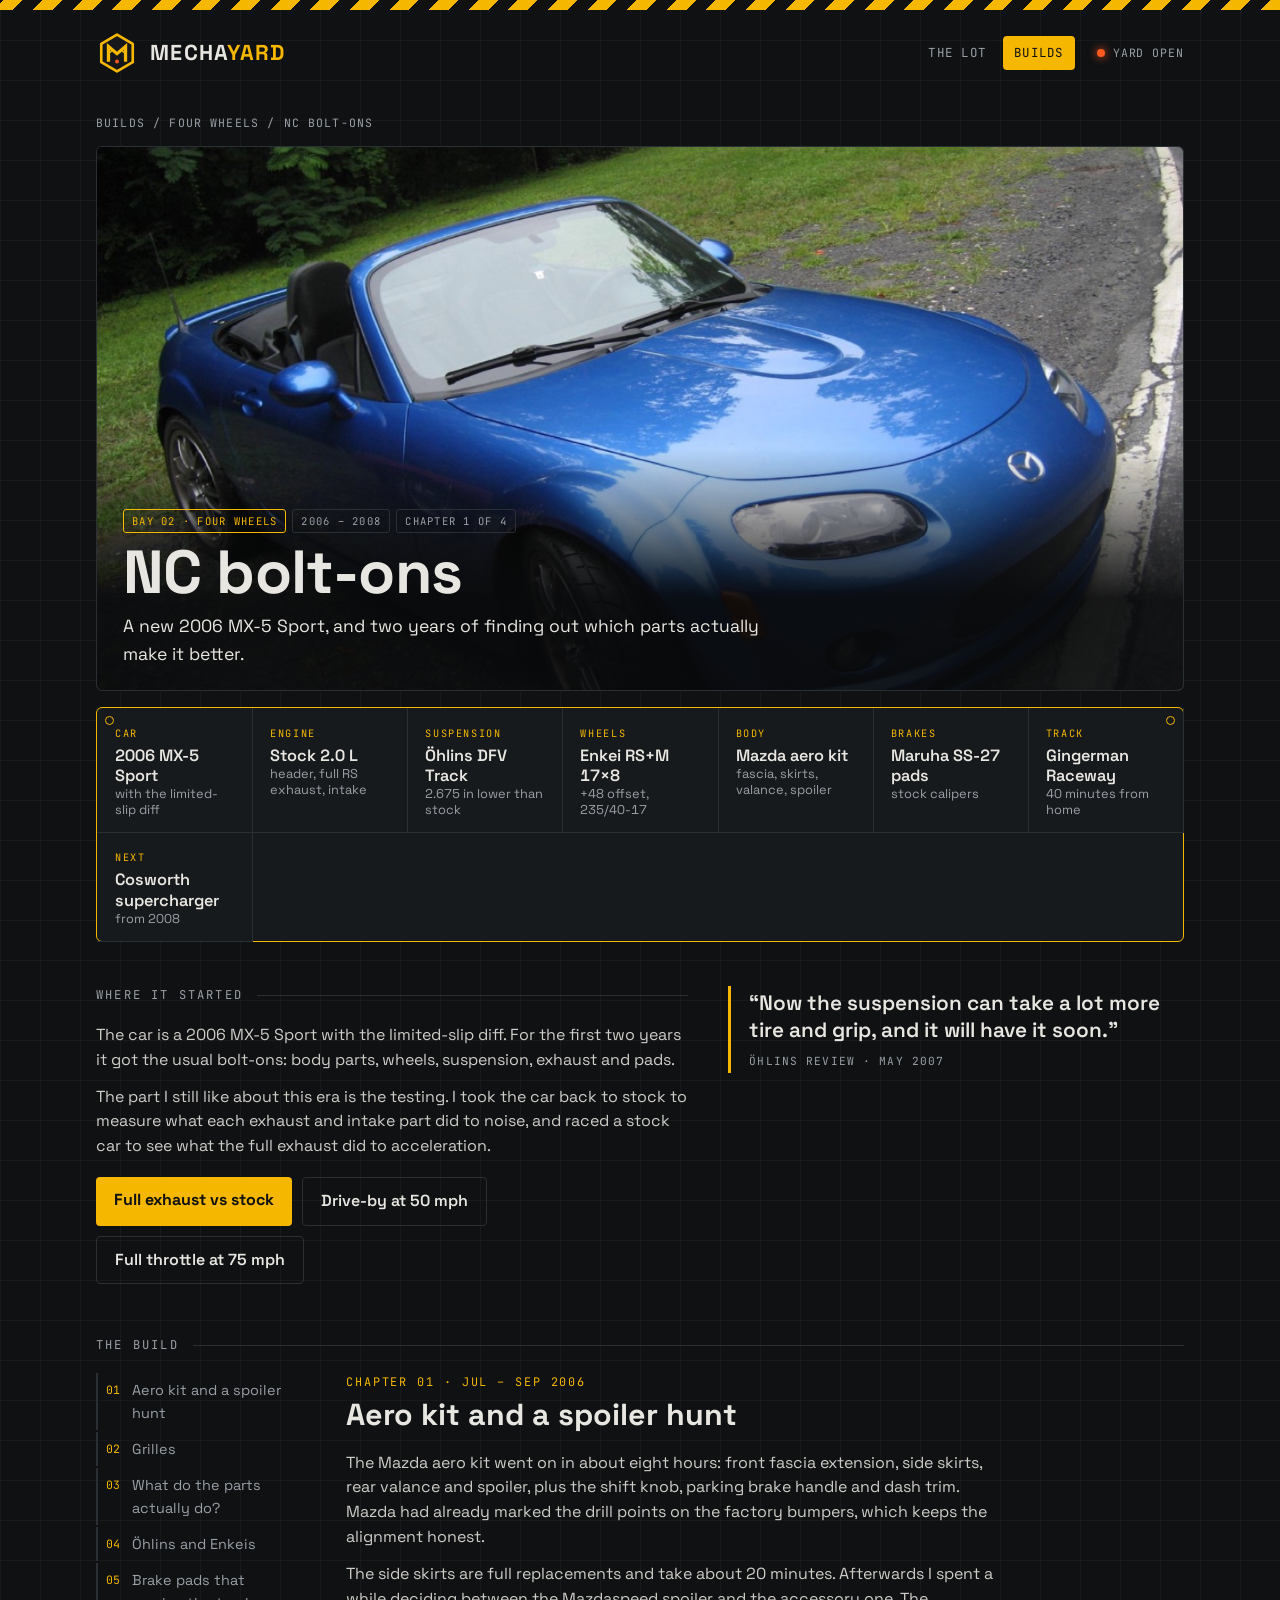
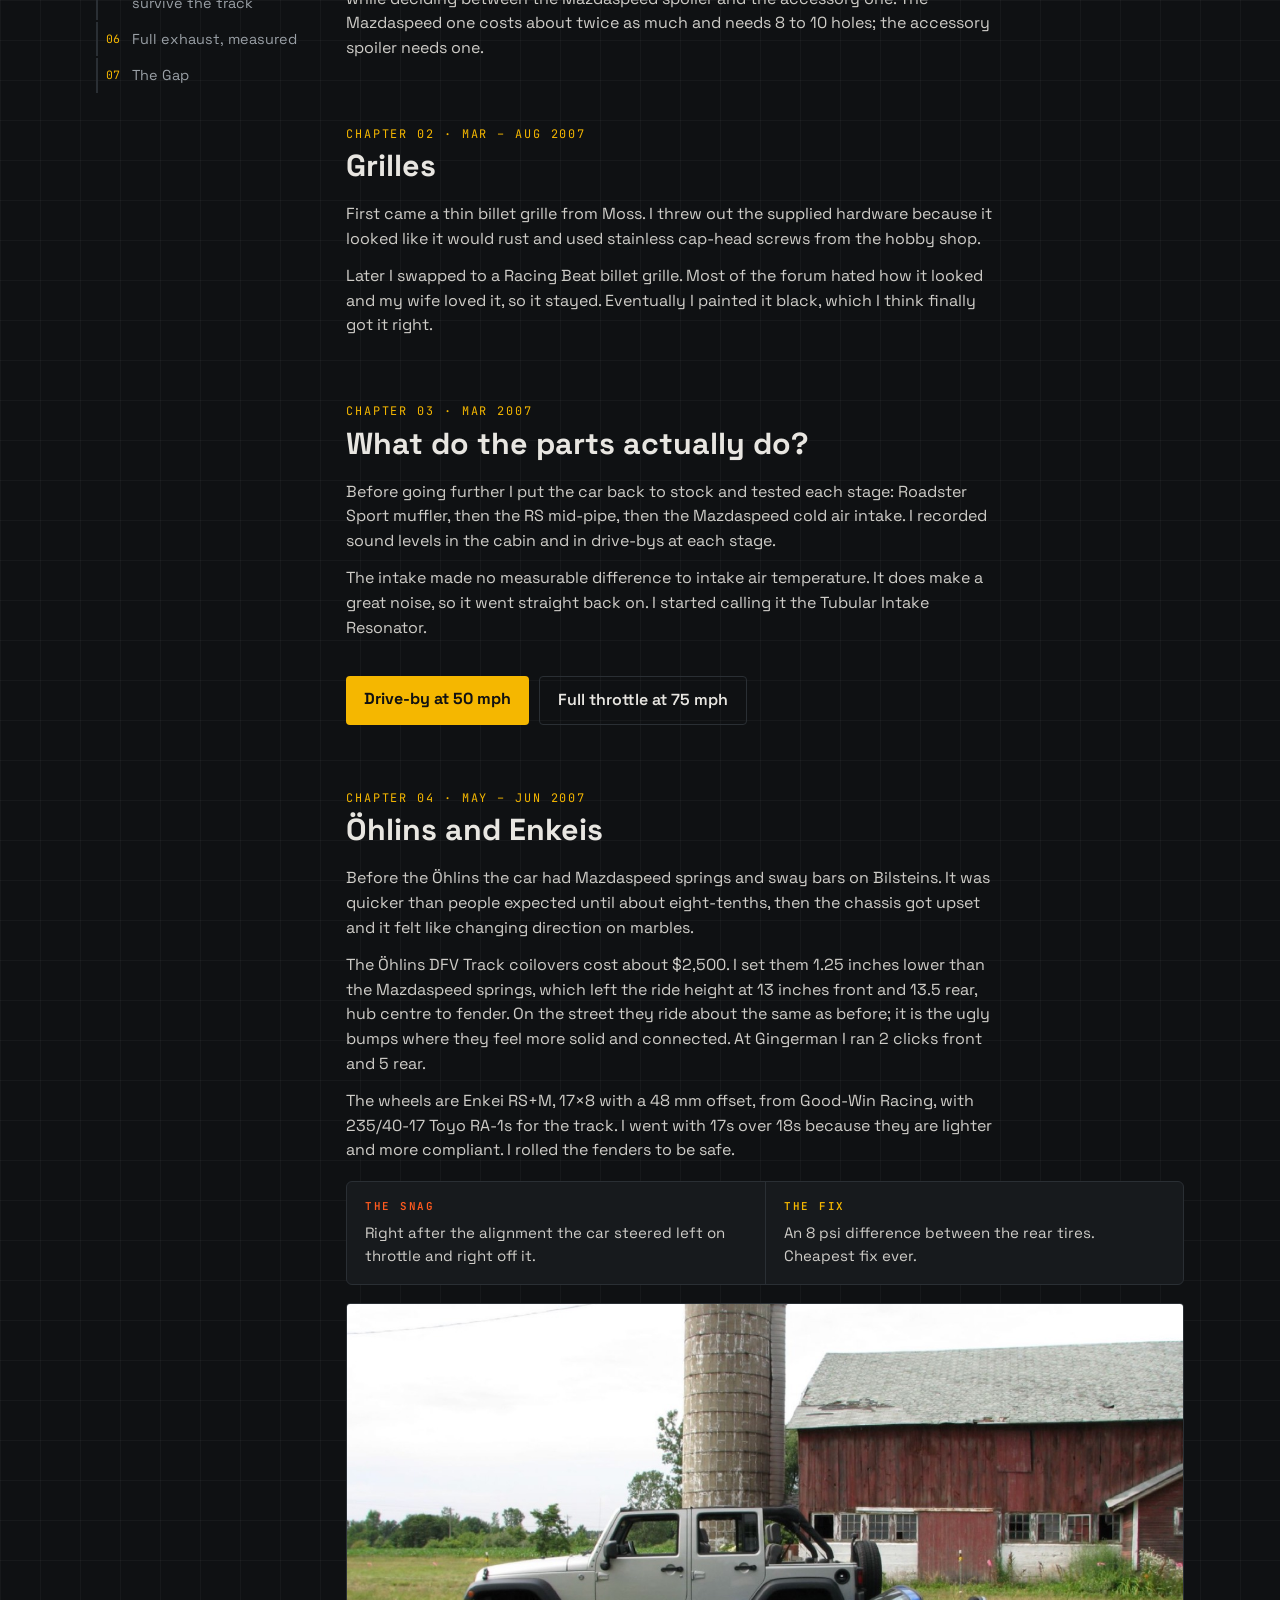
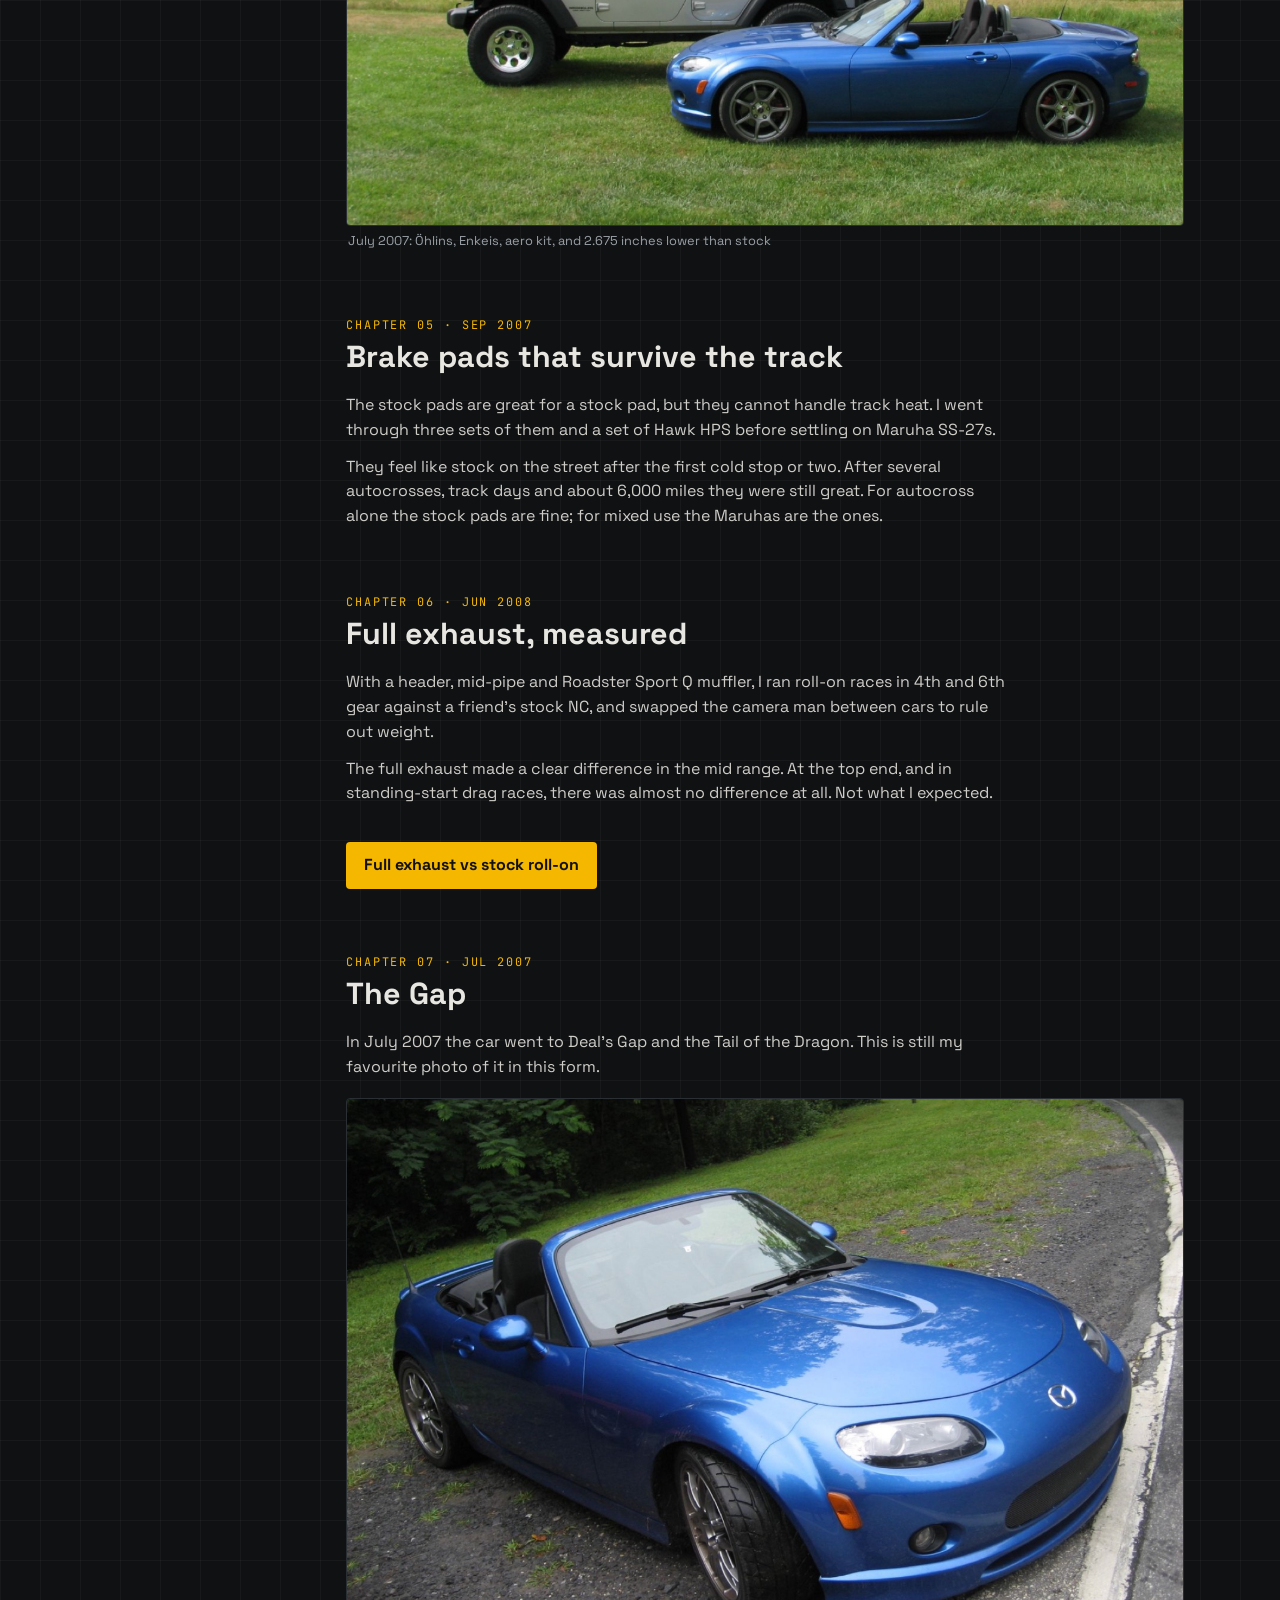
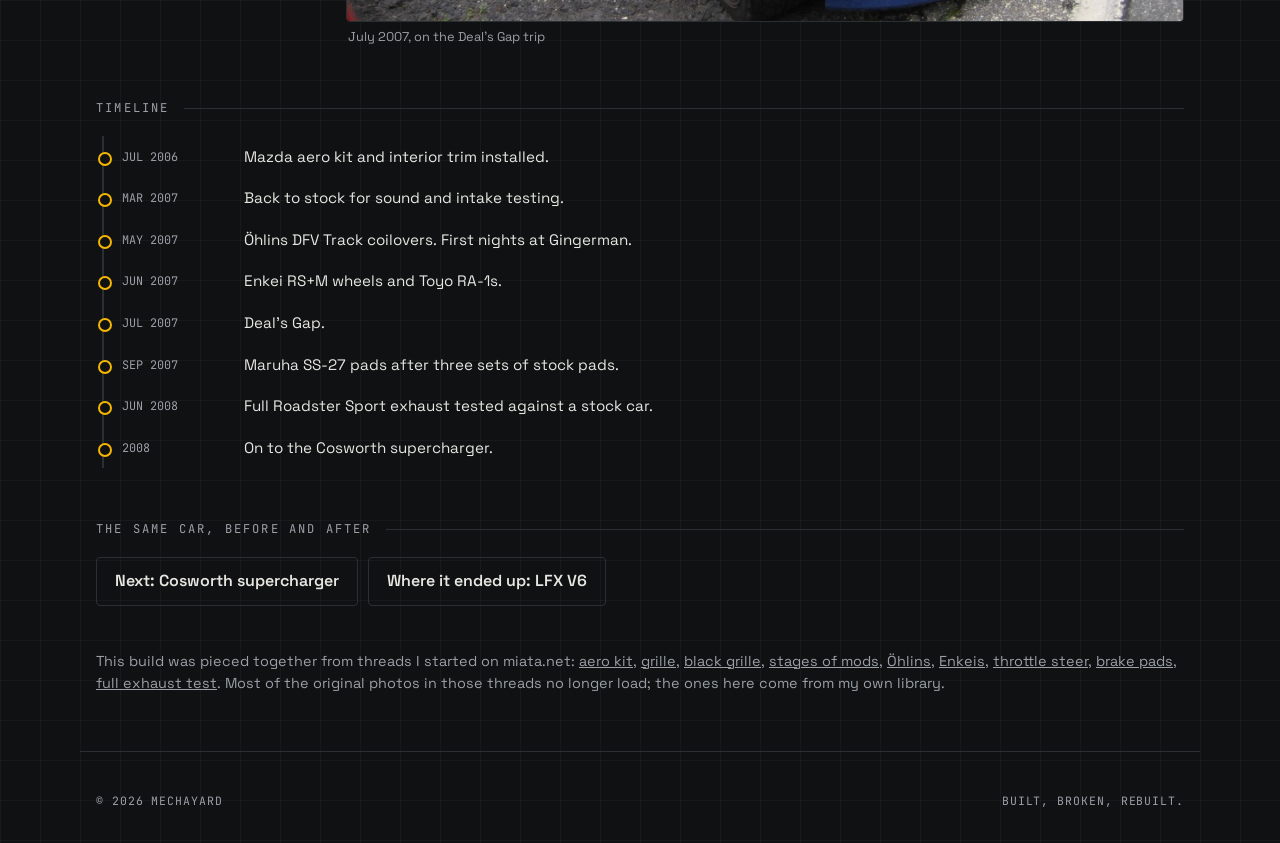
<file: builds/nc-bolt-ons/index.html>
<!DOCTYPE html>
<html lang="en">
<head>
<meta charset="utf-8">
<meta name="viewport" content="width=device-width, initial-scale=1">
<title>NC bolt-ons — Mechayard</title>
<meta name="description" content="A 2006 MX-5 Sport, from new to Öhlins, Enkeis and a full Roadster Sport exhaust, with the testing to see what each part did.">
<meta property="og:title" content="NC bolt-ons — Mechayard">
<meta property="og:description" content="A 2006 MX-5 Sport, from new to Öhlins, Enkeis and a full Roadster Sport exhaust, with the testing to see what each part did.">
<meta property="og:image" content="https://mechayard.com/builds/nc-bolt-ons/img/gap-2007.jpg">
<link rel="icon" href="/logo.svg" type="image/svg+xml">
<link rel="preconnect" href="https://fonts.googleapis.com">
<link rel="preconnect" href="https://fonts.gstatic.com" crossorigin>
<link href="https://fonts.googleapis.com/css2?family=Space+Grotesk:wght@400;500;600;700&family=JetBrains+Mono:wght@400;600&display=swap" rel="stylesheet">
<link rel="stylesheet" href="/assets/site.css">
</head>
<body>
<div class="hazard"></div>
<header class="site"><div class="wrap">
  <a class="brand" href="/">
    <img src="/logo.svg" alt="" width="42" height="42">
    <span class="wordmark">MECHA<span>YARD</span></span>
  </a>
  <div class="headright">
    <nav class="main" aria-label="Main">
      <a href="/">THE LOT</a>
      <a href="/builds/" class="on">BUILDS</a>
    </nav>
    <div class="status"><i></i>YARD OPEN</div>
  </div>
</div></header>
<main class="wrap">
  <div class="crumb"><a href="/builds/">BUILDS</a> / FOUR WHEELS / NC BOLT-ONS</div>
  <div class="bhero">
    <img src="img/gap-2007.jpg" alt="Blue NC Miata with aero kit and Enkei wheels on a mountain road">
    <div class="over">
      <div class="chips"><span class="tag y">BAY 02 · FOUR WHEELS</span><span class="tag">2006 – 2008</span><span class="tag">CHAPTER 1 OF 4</span></div>
      <h1>NC bolt-ons</h1>
      <p class="lede" style="color:var(--text)">A new 2006 MX-5 Sport, and two years of finding out which parts actually make it better.</p>
    </div>
  </div>

  <dl class="plate">
    <div><dt>CAR</dt><dd>2006 MX-5 Sport<small>with the limited-slip diff</small></dd></div>
    <div><dt>ENGINE</dt><dd>Stock 2.0 L<small>header, full RS exhaust, intake</small></dd></div>
    <div><dt>SUSPENSION</dt><dd>Öhlins DFV Track<small>2.675 in lower than stock</small></dd></div>
    <div><dt>WHEELS</dt><dd>Enkei RS+M 17×8<small>+48 offset, 235/40-17</small></dd></div>
    <div><dt>BODY</dt><dd>Mazda aero kit<small>fascia, skirts, valance, spoiler</small></dd></div>
    <div><dt>BRAKES</dt><dd>Maruha SS-27 pads<small>stock calipers</small></dd></div>
    <div><dt>TRACK</dt><dd>Gingerman Raceway<small>40 minutes from home</small></dd></div>
    <div><dt>NEXT</dt><dd>Cosworth supercharger<small>from 2008</small></dd></div>
  </dl>

  <section class="why">
    <div class="prose">
      <div class="section-label" style="margin-top:0">WHERE IT STARTED</div>
      <p>The car is a 2006 MX-5 Sport with the limited-slip diff. For the first two years it got the usual bolt-ons: body parts, wheels, suspension, exhaust and pads.</p>
      <p>The part I still like about this era is the testing. I took the car back to stock to measure what each exhaust and intake part did to noise, and raced a stock car to see what the full exhaust did to acceleration.</p>
      <div class="watch"><a class="btn" href="https://www.youtube.com/watch?v=rcrrSz6oHKo">Full exhaust vs stock</a><a class="btn ghost" href="https://www.youtube.com/watch?v=a2nIVpBuSGs">Drive-by at 50 mph</a><a class="btn ghost" href="https://www.youtube.com/watch?v=boUJwF6S-3g">Full throttle at 75 mph</a></div>
    </div>
    <blockquote class="pull">“Now the suspension can take a lot more tire and grip, and it will have it soon.”<cite>ÖHLINS REVIEW · MAY 2007</cite></blockquote>
  </section>

  <div class="section-label">THE BUILD</div>
  <div class="story">
    <nav class="rail" aria-label="Chapters">
      <a href="#ch-1"><b>01</b><span>Aero kit and a spoiler hunt</span></a>
      <a href="#ch-2"><b>02</b><span>Grilles</span></a>
      <a href="#ch-3"><b>03</b><span>What do the parts actually do?</span></a>
      <a href="#ch-4"><b>04</b><span>Öhlins and Enkeis</span></a>
      <a href="#ch-5"><b>05</b><span>Brake pads that survive the track</span></a>
      <a href="#ch-6"><b>06</b><span>Full exhaust, measured</span></a>
      <a href="#ch-7"><b>07</b><span>The Gap</span></a>
    </nav>
    <div class="chapters">
      <section class="ch" id="ch-1">
        <div class="ch-head"><span class="ch-no">CHAPTER 01 · JUL – SEP 2006</span><h2>Aero kit and a spoiler hunt</h2></div>
        <div class="prose">
          <p>The Mazda aero kit went on in about eight hours: front fascia extension, side skirts, rear valance and spoiler, plus the shift knob, parking brake handle and dash trim. Mazda had already marked the drill points on the factory bumpers, which keeps the alignment honest.</p>
          <p>The side skirts are full replacements and take about 20 minutes. Afterwards I spent a while deciding between the Mazdaspeed spoiler and the accessory one. The Mazdaspeed one costs about twice as much and needs 8 to 10 holes; the accessory spoiler needs one.</p>
        </div>
      </section>
      <section class="ch" id="ch-2">
        <div class="ch-head"><span class="ch-no">CHAPTER 02 · MAR – AUG 2007</span><h2>Grilles</h2></div>
        <div class="prose">
          <p>First came a thin billet grille from Moss. I threw out the supplied hardware because it looked like it would rust and used stainless cap-head screws from the hobby shop.</p>
          <p>Later I swapped to a Racing Beat billet grille. Most of the forum hated how it looked and my wife loved it, so it stayed. Eventually I painted it black, which I think finally got it right.</p>
        </div>
      </section>
      <section class="ch" id="ch-3">
        <div class="ch-head"><span class="ch-no">CHAPTER 03 · MAR 2007</span><h2>What do the parts actually do?</h2></div>
        <div class="prose">
          <p>Before going further I put the car back to stock and tested each stage: Roadster Sport muffler, then the RS mid-pipe, then the Mazdaspeed cold air intake. I recorded sound levels in the cabin and in drive-bys at each stage.</p>
          <p>The intake made no measurable difference to intake air temperature. It does make a great noise, so it went straight back on. I started calling it the Tubular Intake Resonator.</p>
        </div>
        <div class="watch"><a class="btn" href="https://www.youtube.com/watch?v=a2nIVpBuSGs">Drive-by at 50 mph</a><a class="btn ghost" href="https://www.youtube.com/watch?v=boUJwF6S-3g">Full throttle at 75 mph</a></div>
      </section>
      <section class="ch" id="ch-4">
        <div class="ch-head"><span class="ch-no">CHAPTER 04 · MAY – JUN 2007</span><h2>Öhlins and Enkeis</h2></div>
        <div class="prose">
          <p>Before the Öhlins the car had Mazdaspeed springs and sway bars on Bilsteins. It was quicker than people expected until about eight-tenths, then the chassis got upset and it felt like changing direction on marbles.</p>
          <p>The Öhlins DFV Track coilovers cost about $2,500. I set them 1.25 inches lower than the Mazdaspeed springs, which left the ride height at 13 inches front and 13.5 rear, hub centre to fender. On the street they ride about the same as before; it is the ugly bumps where they feel more solid and connected. At Gingerman I ran 2 clicks front and 5 rear.</p>
          <p>The wheels are Enkei RS+M, 17×8 with a 48 mm offset, from Good-Win Racing, with 235/40-17 Toyo RA-1s for the track. I went with 17s over 18s because they are lighter and more compliant. I rolled the fenders to be safe.</p>
        </div>
        <div class="snag"><div class="s"><h4>THE SNAG</h4><p>Right after the alignment the car steered left on throttle and right off it.</p></div><div class="f"><h4>THE FIX</h4><p>An 8 psi difference between the rear tires. Cheapest fix ever.</p></div></div>
        <div class="shots one">
          <figure class="w"><button type="button" data-img="img/barn-2007.jpg" data-cap="July 2007: Öhlins, Enkeis, aero kit, and 2.675 inches lower than stock" aria-label="Enlarge: July 2007: Öhlins, Enkeis, aero kit, and 2.675 inches lower than stock"><img src="img/barn-2007.jpg" alt="July 2007: Öhlins, Enkeis, aero kit, and 2.675 inches lower than stock" loading="lazy"></button><figcaption>July 2007: Öhlins, Enkeis, aero kit, and 2.675 inches lower than stock</figcaption></figure>
        </div>
      </section>
      <section class="ch" id="ch-5">
        <div class="ch-head"><span class="ch-no">CHAPTER 05 · SEP 2007</span><h2>Brake pads that survive the track</h2></div>
        <div class="prose">
          <p>The stock pads are great for a stock pad, but they cannot handle track heat. I went through three sets of them and a set of Hawk HPS before settling on Maruha SS-27s.</p>
          <p>They feel like stock on the street after the first cold stop or two. After several autocrosses, track days and about 6,000 miles they were still great. For autocross alone the stock pads are fine; for mixed use the Maruhas are the ones.</p>
        </div>
      </section>
      <section class="ch" id="ch-6">
        <div class="ch-head"><span class="ch-no">CHAPTER 06 · JUN 2008</span><h2>Full exhaust, measured</h2></div>
        <div class="prose">
          <p>With a header, mid-pipe and Roadster Sport Q muffler, I ran roll-on races in 4th and 6th gear against a friend&#x27;s stock NC, and swapped the camera man between cars to rule out weight.</p>
          <p>The full exhaust made a clear difference in the mid range. At the top end, and in standing-start drag races, there was almost no difference at all. Not what I expected.</p>
        </div>
        <div class="watch"><a class="btn" href="https://www.youtube.com/watch?v=rcrrSz6oHKo">Full exhaust vs stock roll-on</a></div>
      </section>
      <section class="ch" id="ch-7">
        <div class="ch-head"><span class="ch-no">CHAPTER 07 · JUL 2007</span><h2>The Gap</h2></div>
        <div class="prose">
          <p>In July 2007 the car went to Deal&#x27;s Gap and the Tail of the Dragon. This is still my favourite photo of it in this form.</p>
        </div>
        <div class="shots one">
          <figure class="w"><button type="button" data-img="img/gap-2007.jpg" data-cap="July 2007, on the Deal&#x27;s Gap trip" aria-label="Enlarge: July 2007, on the Deal&#x27;s Gap trip"><img src="img/gap-2007.jpg" alt="July 2007, on the Deal&#x27;s Gap trip" loading="lazy"></button><figcaption>July 2007, on the Deal&#x27;s Gap trip</figcaption></figure>
        </div>
      </section>
    </div>
  </div>

  <div class="section-label">TIMELINE</div>
  <div class="log">
    <div><time>JUL 2006</time><span>Mazda aero kit and interior trim installed.</span></div>
    <div><time>MAR 2007</time><span>Back to stock for sound and intake testing.</span></div>
    <div><time>MAY 2007</time><span>Öhlins DFV Track coilovers. First nights at Gingerman.</span></div>
    <div><time>JUN 2007</time><span>Enkei RS+M wheels and Toyo RA-1s.</span></div>
    <div><time>JUL 2007</time><span>Deal&#x27;s Gap.</span></div>
    <div><time>SEP 2007</time><span>Maruha SS-27 pads after three sets of stock pads.</span></div>
    <div><time>JUN 2008</time><span>Full Roadster Sport exhaust tested against a stock car.</span></div>
    <div><time>2008</time><span>On to the Cosworth supercharger.</span></div>
  </div>

  <div class="section-label">THE SAME CAR, BEFORE AND AFTER</div>
  <div class="watch"><a class="btn ghost" href="/builds/nc-cosworth/">Next: Cosworth supercharger</a><a class="btn ghost" href="/builds/lfx-nc/">Where it ended up: LFX V6</a></div>

  <p class="src">This build was pieced together from threads I started on miata.net: <a href="https://forum.miata.net/vb/showthread.php?t=192813">aero kit</a>, <a href="https://forum.miata.net/vb/showthread.php?t=222778">grille</a>, <a href="https://forum.miata.net/vb/showthread.php?t=248372">black grille</a>, <a href="https://forum.miata.net/vb/showthread.php?t=223703">stages of mods</a>, <a href="https://forum.miata.net/vb/showthread.php?t=233852">Öhlins</a>, <a href="https://forum.miata.net/vb/showthread.php?t=236619">Enkeis</a>, <a href="https://forum.miata.net/vb/showthread.php?t=233708">throttle steer</a>, <a href="https://forum.miata.net/vb/showthread.php?t=251650">brake pads</a>, <a href="https://forum.miata.net/vb/showthread.php?t=285869">full exhaust test</a>. Most of the original photos in those threads no longer load; the ones here come from my own library.</p>
</main>
<footer class="site"><div class="wrap"><span>© <span id="y">2026</span> MECHAYARD</span><span>BUILT, BROKEN, REBUILT.</span></div></footer>
<div class="lb" id="lb" hidden><img id="lbimg" alt=""><p id="lbcap"></p></div>
<script src="/assets/site.js"></script>
</body>
</html>
</file>
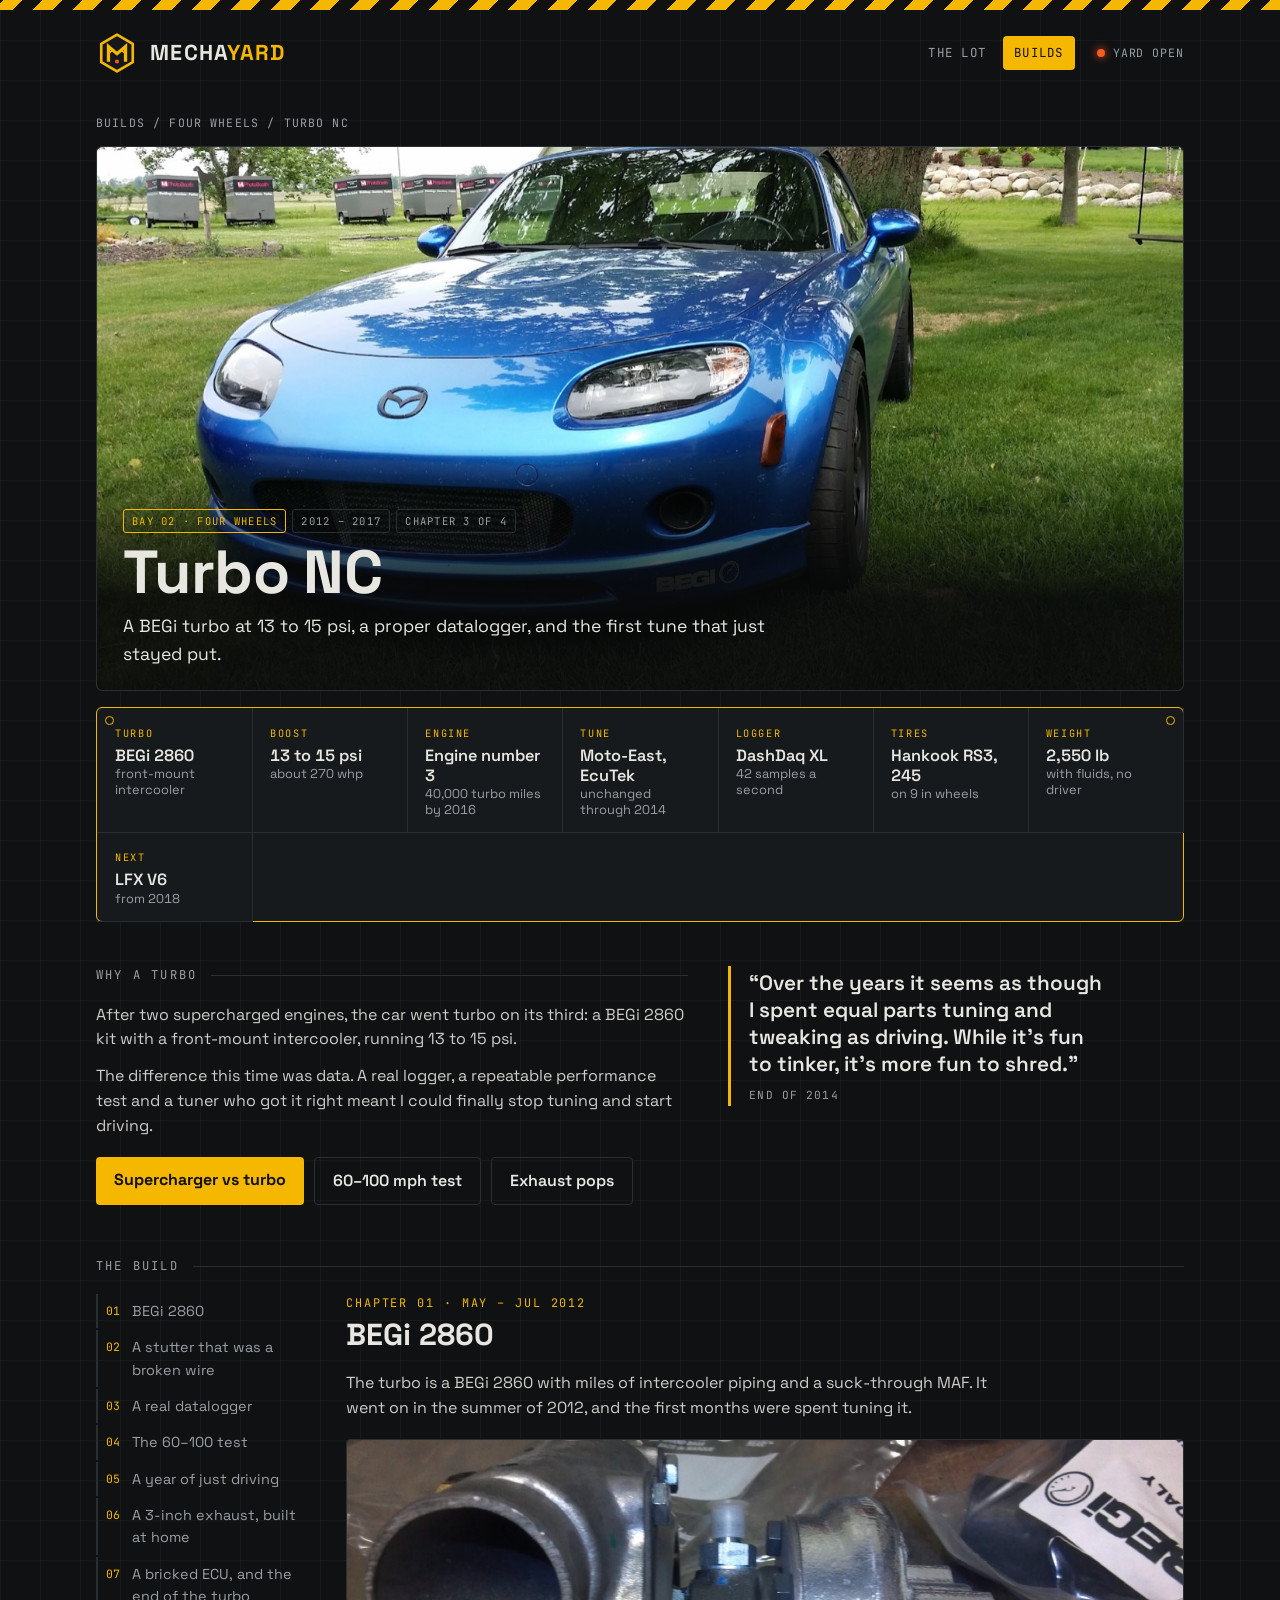
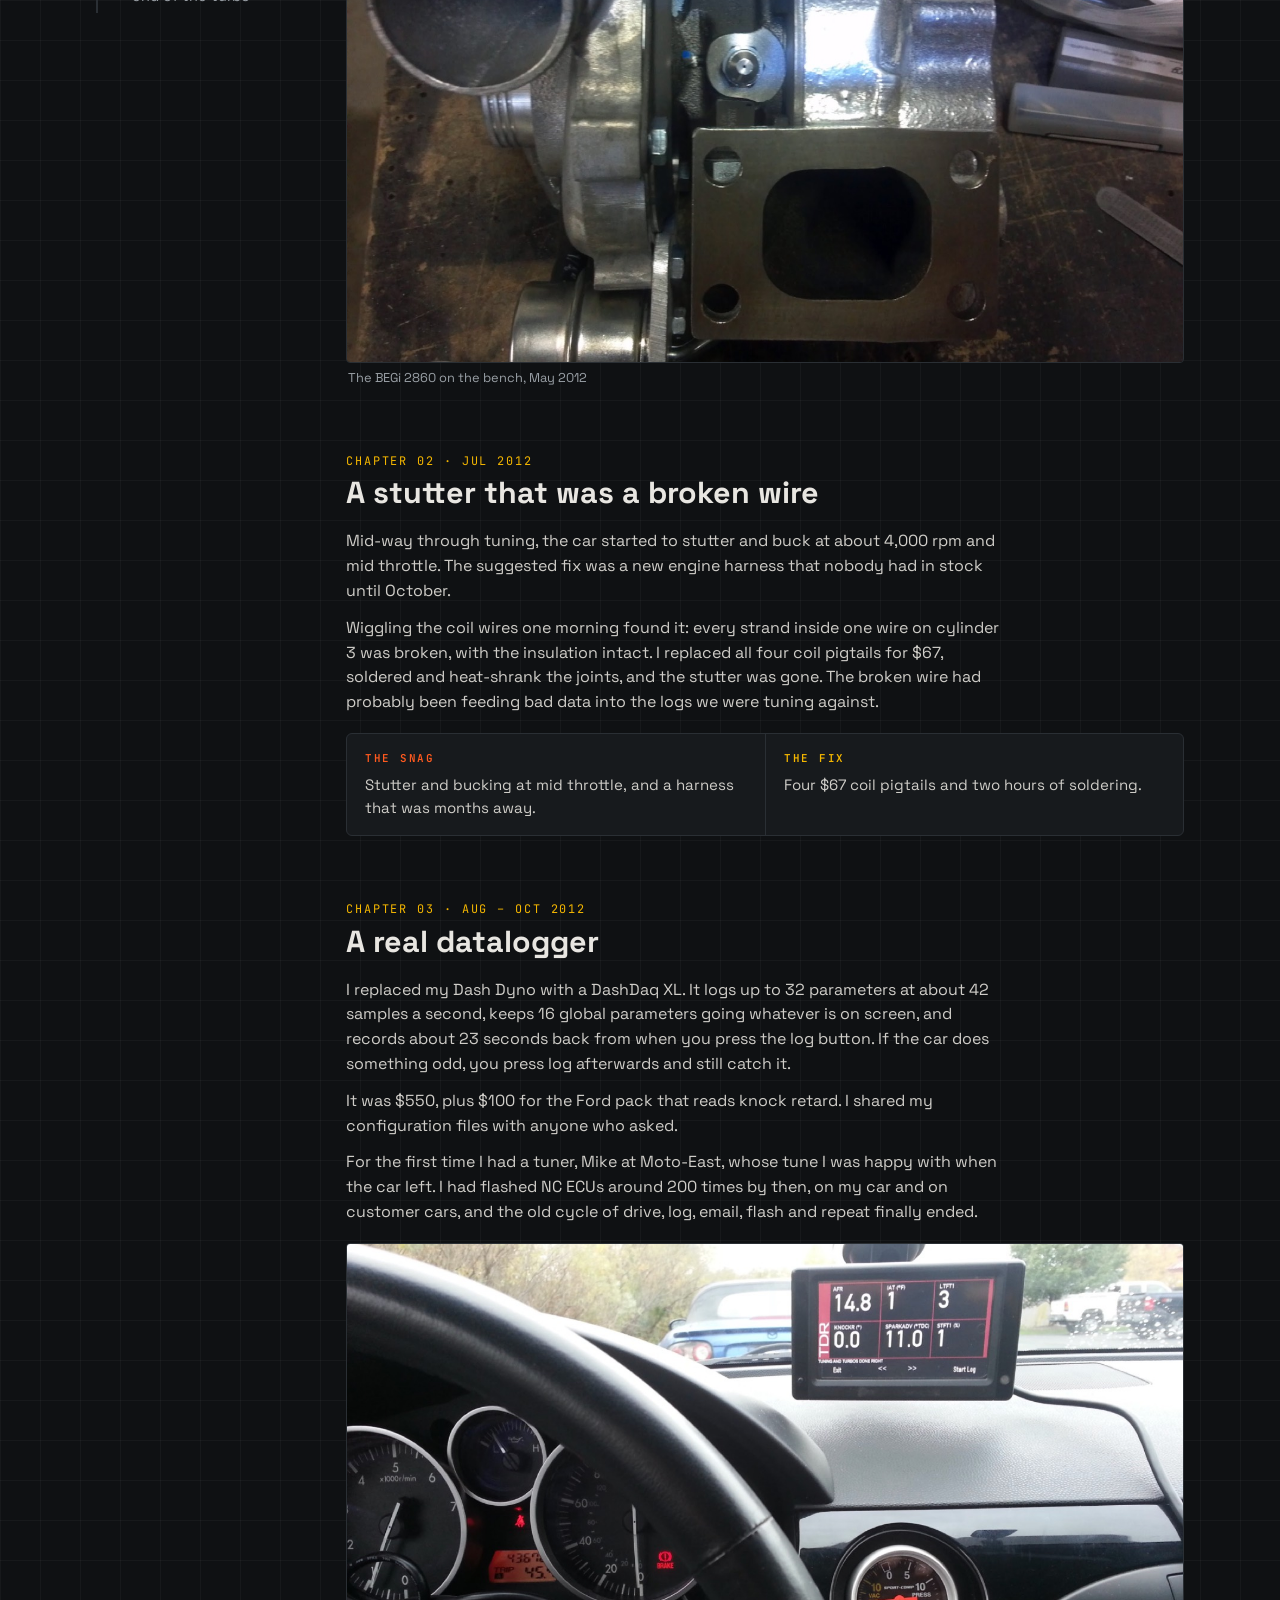
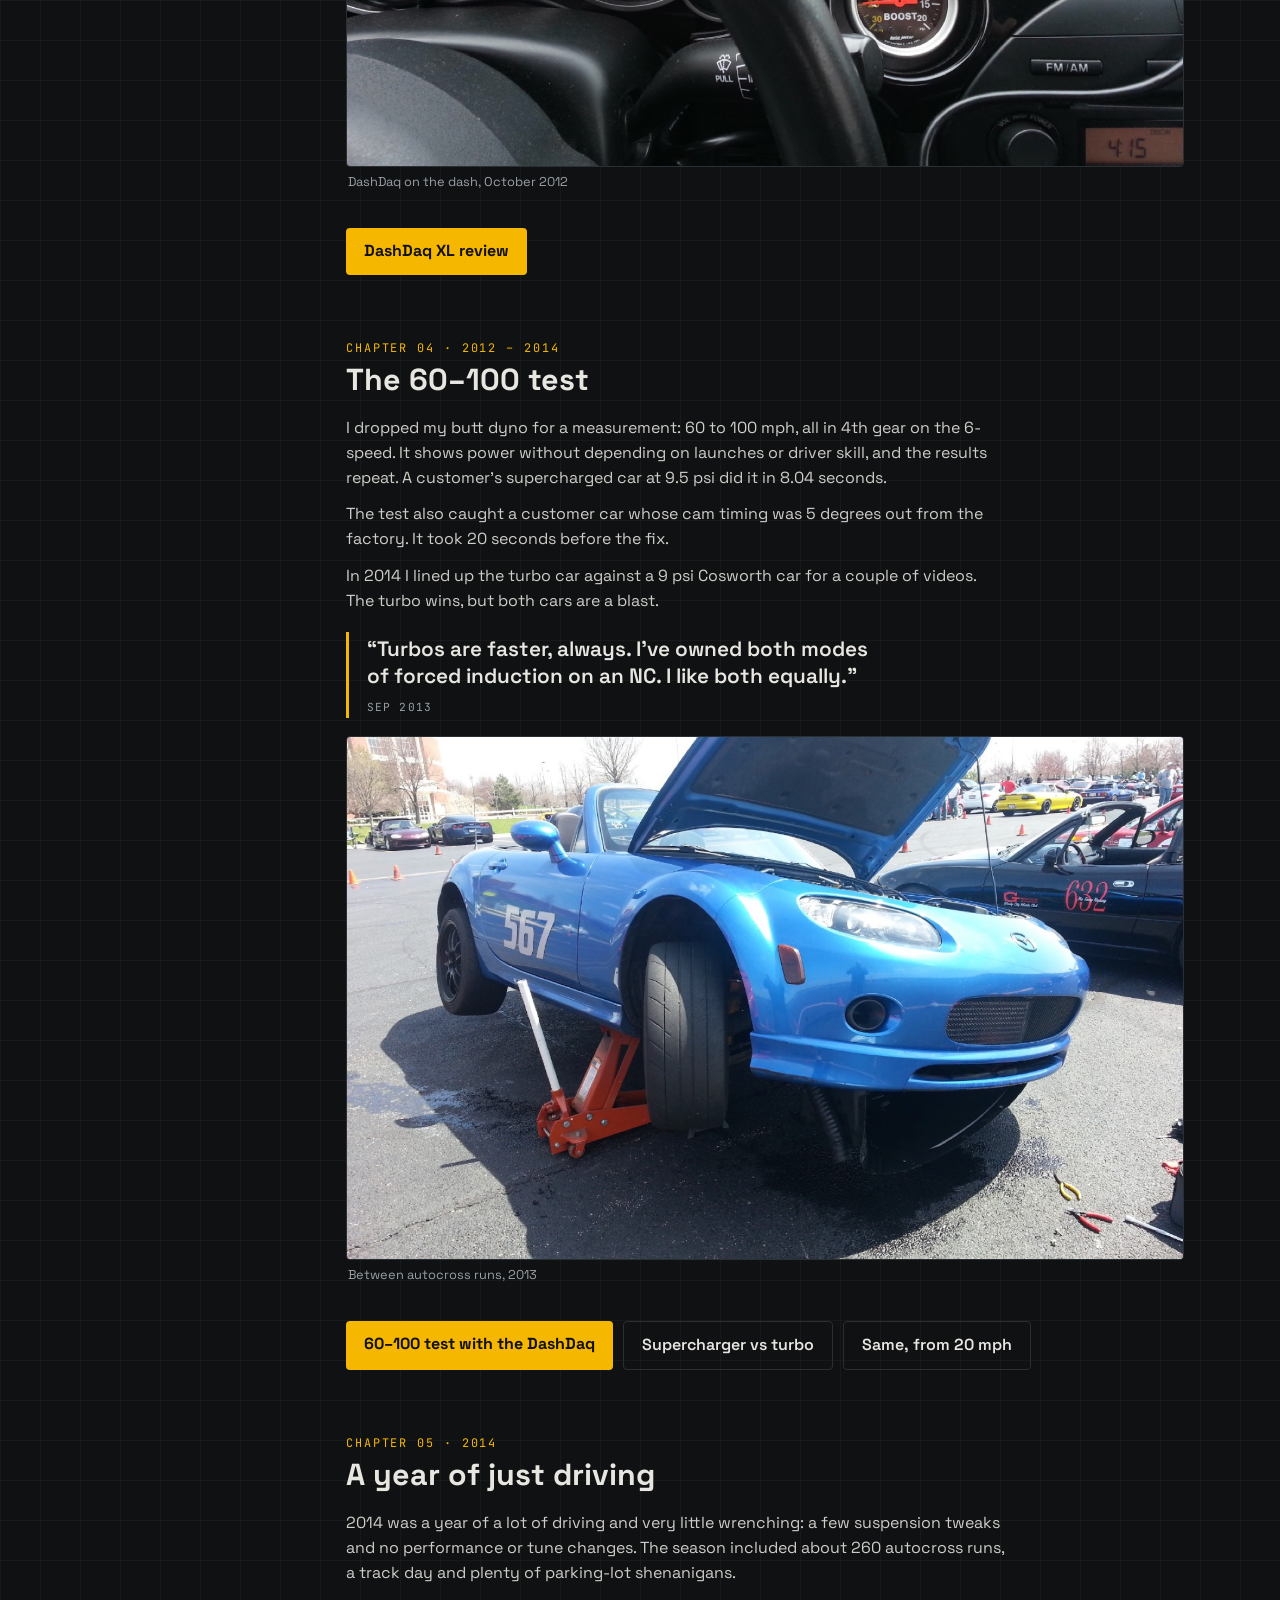
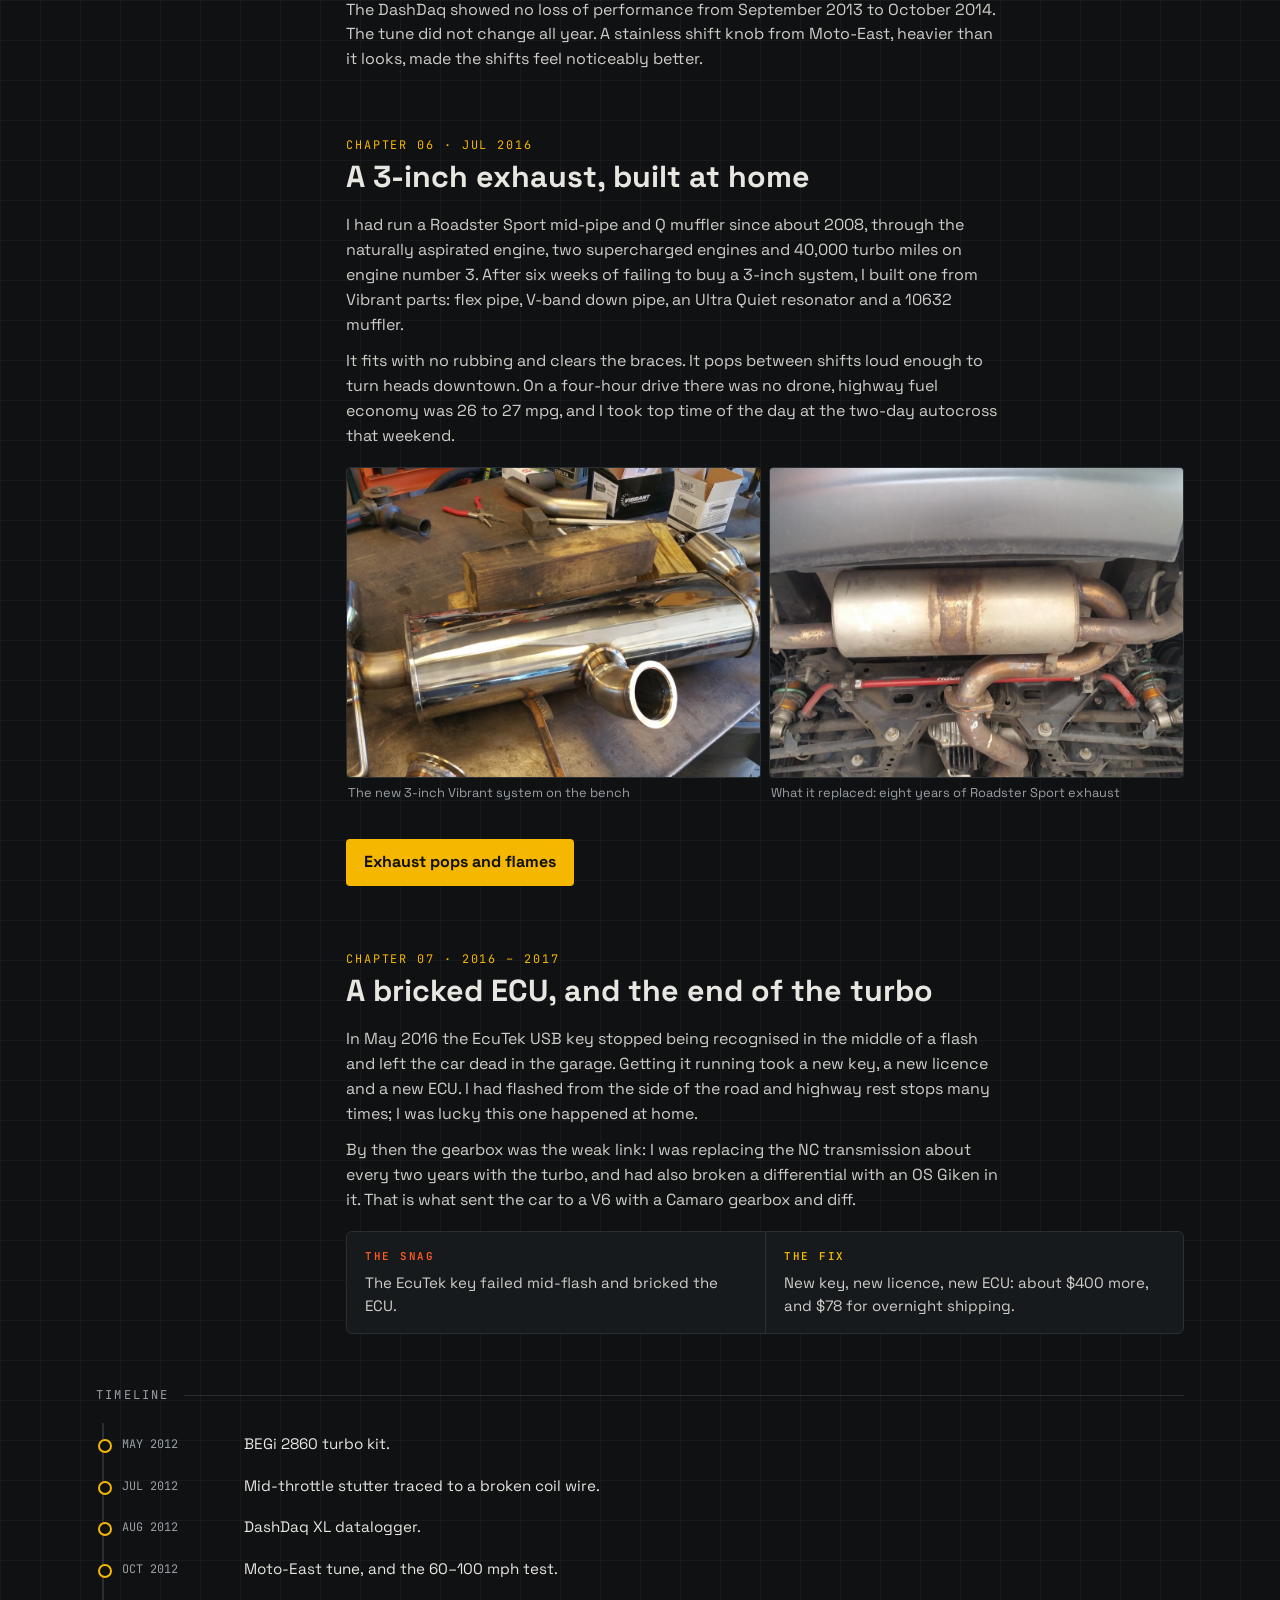
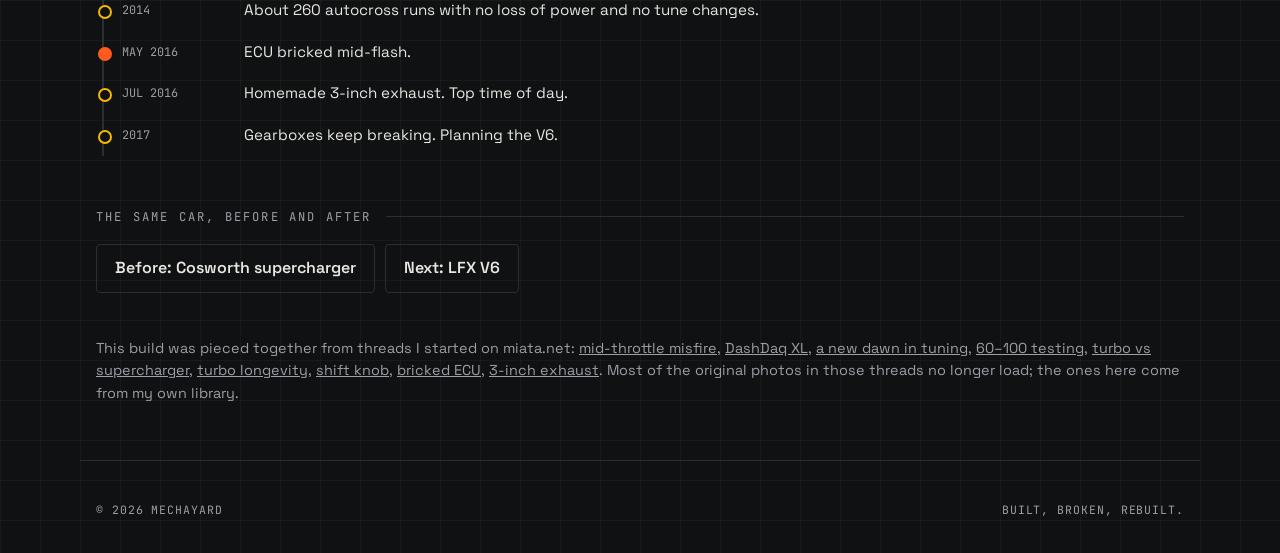
<file: builds/nc-turbo/index.html>
<!DOCTYPE html>
<html lang="en">
<head>
<meta charset="utf-8">
<meta name="viewport" content="width=device-width, initial-scale=1">
<title>Turbo NC — Mechayard</title>
<meta name="description" content="A BEGi 2860 turbo on an NC Miata: datalogging, a harness fault, 60–100 mph testing, a year of 260 autocross runs, a homemade 3-inch exhaust and a bricked ECU.">
<meta property="og:title" content="Turbo NC — Mechayard">
<meta property="og:description" content="A BEGi 2860 turbo on an NC Miata: datalogging, a harness fault, 60–100 mph testing, a year of 260 autocross runs, a homemade 3-inch exhaust and a bricked ECU.">
<meta property="og:image" content="https://mechayard.com/builds/nc-turbo/img/front-2014.jpg">
<link rel="icon" href="/logo.svg" type="image/svg+xml">
<link rel="preconnect" href="https://fonts.googleapis.com">
<link rel="preconnect" href="https://fonts.gstatic.com" crossorigin>
<link href="https://fonts.googleapis.com/css2?family=Space+Grotesk:wght@400;500;600;700&family=JetBrains+Mono:wght@400;600&display=swap" rel="stylesheet">
<link rel="stylesheet" href="/assets/site.css">
</head>
<body>
<div class="hazard"></div>
<header class="site"><div class="wrap">
  <a class="brand" href="/">
    <img src="/logo.svg" alt="" width="42" height="42">
    <span class="wordmark">MECHA<span>YARD</span></span>
  </a>
  <div class="headright">
    <nav class="main" aria-label="Main">
      <a href="/">THE LOT</a>
      <a href="/builds/" class="on">BUILDS</a>
    </nav>
    <div class="status"><i></i>YARD OPEN</div>
  </div>
</div></header>
<main class="wrap">
  <div class="crumb"><a href="/builds/">BUILDS</a> / FOUR WHEELS / TURBO NC</div>
  <div class="bhero">
    <img src="img/front-2014.jpg" alt="Blue NC Miata with a front-mount intercooler and BEGi sticker">
    <div class="over">
      <div class="chips"><span class="tag y">BAY 02 · FOUR WHEELS</span><span class="tag">2012 – 2017</span><span class="tag">CHAPTER 3 OF 4</span></div>
      <h1>Turbo NC</h1>
      <p class="lede" style="color:var(--text)">A BEGi turbo at 13 to 15 psi, a proper datalogger, and the first tune that just stayed put.</p>
    </div>
  </div>

  <dl class="plate">
    <div><dt>TURBO</dt><dd>BEGi 2860<small>front-mount intercooler</small></dd></div>
    <div><dt>BOOST</dt><dd>13 to 15 psi<small>about 270 whp</small></dd></div>
    <div><dt>ENGINE</dt><dd>Engine number 3<small>40,000 turbo miles by 2016</small></dd></div>
    <div><dt>TUNE</dt><dd>Moto-East, EcuTek<small>unchanged through 2014</small></dd></div>
    <div><dt>LOGGER</dt><dd>DashDaq XL<small>42 samples a second</small></dd></div>
    <div><dt>TIRES</dt><dd>Hankook RS3, 245<small>on 9 in wheels</small></dd></div>
    <div><dt>WEIGHT</dt><dd>2,550 lb<small>with fluids, no driver</small></dd></div>
    <div><dt>NEXT</dt><dd>LFX V6<small>from 2018</small></dd></div>
  </dl>

  <section class="why">
    <div class="prose">
      <div class="section-label" style="margin-top:0">WHY A TURBO</div>
      <p>After two supercharged engines, the car went turbo on its third: a BEGi 2860 kit with a front-mount intercooler, running 13 to 15 psi.</p>
      <p>The difference this time was data. A real logger, a repeatable performance test and a tuner who got it right meant I could finally stop tuning and start driving.</p>
      <div class="watch"><a class="btn" href="https://www.youtube.com/watch?v=lgZI1Bt_r3w">Supercharger vs turbo</a><a class="btn ghost" href="https://www.youtube.com/watch?v=RlLNvfkao80">60–100 mph test</a><a class="btn ghost" href="https://www.youtube.com/watch?v=K9NowaVS9E0">Exhaust pops</a></div>
    </div>
    <blockquote class="pull">“Over the years it seems as though I spent equal parts tuning and tweaking as driving. While it&#x27;s fun to tinker, it&#x27;s more fun to shred.”<cite>END OF 2014</cite></blockquote>
  </section>

  <div class="section-label">THE BUILD</div>
  <div class="story">
    <nav class="rail" aria-label="Chapters">
      <a href="#ch-1"><b>01</b><span>BEGi 2860</span></a>
      <a href="#ch-2"><b>02</b><span>A stutter that was a broken wire</span></a>
      <a href="#ch-3"><b>03</b><span>A real datalogger</span></a>
      <a href="#ch-4"><b>04</b><span>The 60–100 test</span></a>
      <a href="#ch-5"><b>05</b><span>A year of just driving</span></a>
      <a href="#ch-6"><b>06</b><span>A 3-inch exhaust, built at home</span></a>
      <a href="#ch-7"><b>07</b><span>A bricked ECU, and the end of the turbo</span></a>
    </nav>
    <div class="chapters">
      <section class="ch" id="ch-1">
        <div class="ch-head"><span class="ch-no">CHAPTER 01 · MAY – JUL 2012</span><h2>BEGi 2860</h2></div>
        <div class="prose">
          <p>The turbo is a BEGi 2860 with miles of intercooler piping and a suck-through MAF. It went on in the summer of 2012, and the first months were spent tuning it.</p>
        </div>
        <div class="shots one">
          <figure class="w"><button type="button" data-img="img/begi-2860.jpg" data-cap="The BEGi 2860 on the bench, May 2012" aria-label="Enlarge: The BEGi 2860 on the bench, May 2012"><img src="img/begi-2860.jpg" alt="The BEGi 2860 on the bench, May 2012" loading="lazy"></button><figcaption>The BEGi 2860 on the bench, May 2012</figcaption></figure>
        </div>
      </section>
      <section class="ch" id="ch-2">
        <div class="ch-head"><span class="ch-no">CHAPTER 02 · JUL 2012</span><h2>A stutter that was a broken wire</h2></div>
        <div class="prose">
          <p>Mid-way through tuning, the car started to stutter and buck at about 4,000 rpm and mid throttle. The suggested fix was a new engine harness that nobody had in stock until October.</p>
          <p>Wiggling the coil wires one morning found it: every strand inside one wire on cylinder 3 was broken, with the insulation intact. I replaced all four coil pigtails for $67, soldered and heat-shrank the joints, and the stutter was gone. The broken wire had probably been feeding bad data into the logs we were tuning against.</p>
        </div>
        <div class="snag"><div class="s"><h4>THE SNAG</h4><p>Stutter and bucking at mid throttle, and a harness that was months away.</p></div><div class="f"><h4>THE FIX</h4><p>Four $67 coil pigtails and two hours of soldering.</p></div></div>
      </section>
      <section class="ch" id="ch-3">
        <div class="ch-head"><span class="ch-no">CHAPTER 03 · AUG – OCT 2012</span><h2>A real datalogger</h2></div>
        <div class="prose">
          <p>I replaced my Dash Dyno with a DashDaq XL. It logs up to 32 parameters at about 42 samples a second, keeps 16 global parameters going whatever is on screen, and records about 23 seconds back from when you press the log button. If the car does something odd, you press log afterwards and still catch it.</p>
          <p>It was $550, plus $100 for the Ford pack that reads knock retard. I shared my configuration files with anyone who asked.</p>
          <p>For the first time I had a tuner, Mike at Moto-East, whose tune I was happy with when the car left. I had flashed NC ECUs around 200 times by then, on my car and on customer cars, and the old cycle of drive, log, email, flash and repeat finally ended.</p>
        </div>
        <div class="shots one">
          <figure class="w"><button type="button" data-img="img/dashdaq.jpg" data-cap="DashDaq on the dash, October 2012" aria-label="Enlarge: DashDaq on the dash, October 2012"><img src="img/dashdaq.jpg" alt="DashDaq on the dash, October 2012" loading="lazy"></button><figcaption>DashDaq on the dash, October 2012</figcaption></figure>
        </div>
        <div class="watch"><a class="btn" href="https://www.youtube.com/watch?v=Nj697OF6Cmo">DashDaq XL review</a></div>
      </section>
      <section class="ch" id="ch-4">
        <div class="ch-head"><span class="ch-no">CHAPTER 04 · 2012 – 2014</span><h2>The 60–100 test</h2></div>
        <div class="prose">
          <p>I dropped my butt dyno for a measurement: 60 to 100 mph, all in 4th gear on the 6-speed. It shows power without depending on launches or driver skill, and the results repeat. A customer&#x27;s supercharged car at 9.5 psi did it in 8.04 seconds.</p>
          <p>The test also caught a customer car whose cam timing was 5 degrees out from the factory. It took 20 seconds before the fix.</p>
          <p>In 2014 I lined up the turbo car against a 9 psi Cosworth car for a couple of videos. The turbo wins, but both cars are a blast.</p>
        </div>
        <blockquote class="pull">“Turbos are faster, always. I&#x27;ve owned both modes of forced induction on an NC. I like both equally.”<cite>SEP 2013</cite></blockquote>
        <div class="shots one">
          <figure class="w"><button type="button" data-img="img/autocross-2013.jpg" data-cap="Between autocross runs, 2013" aria-label="Enlarge: Between autocross runs, 2013"><img src="img/autocross-2013.jpg" alt="Between autocross runs, 2013" loading="lazy"></button><figcaption>Between autocross runs, 2013</figcaption></figure>
        </div>
        <div class="watch"><a class="btn" href="https://www.youtube.com/watch?v=RlLNvfkao80">60–100 test with the DashDaq</a><a class="btn ghost" href="https://www.youtube.com/watch?v=lgZI1Bt_r3w">Supercharger vs turbo</a><a class="btn ghost" href="https://www.youtube.com/watch?v=sXVlmRKCZTc">Same, from 20 mph</a></div>
      </section>
      <section class="ch" id="ch-5">
        <div class="ch-head"><span class="ch-no">CHAPTER 05 · 2014</span><h2>A year of just driving</h2></div>
        <div class="prose">
          <p>2014 was a year of a lot of driving and very little wrenching: a few suspension tweaks and no performance or tune changes. The season included about 260 autocross runs, a track day and plenty of parking-lot shenanigans.</p>
          <p>The DashDaq showed no loss of performance from September 2013 to October 2014. The tune did not change all year. A stainless shift knob from Moto-East, heavier than it looks, made the shifts feel noticeably better.</p>
        </div>
      </section>
      <section class="ch" id="ch-6">
        <div class="ch-head"><span class="ch-no">CHAPTER 06 · JUL 2016</span><h2>A 3-inch exhaust, built at home</h2></div>
        <div class="prose">
          <p>I had run a Roadster Sport mid-pipe and Q muffler since about 2008, through the naturally aspirated engine, two supercharged engines and 40,000 turbo miles on engine number 3. After six weeks of failing to buy a 3-inch system, I built one from Vibrant parts: flex pipe, V-band down pipe, an Ultra Quiet resonator and a 10632 muffler.</p>
          <p>It fits with no rubbing and clears the braces. It pops between shifts loud enough to turn heads downtown. On a four-hour drive there was no drone, highway fuel economy was 26 to 27 mpg, and I took top time of the day at the two-day autocross that weekend.</p>
        </div>
        <div class="shots two">
          <figure class="w"><button type="button" data-img="img/vibrant-3in.jpg" data-cap="The new 3-inch Vibrant system on the bench" aria-label="Enlarge: The new 3-inch Vibrant system on the bench"><img src="img/vibrant-3in.jpg" alt="The new 3-inch Vibrant system on the bench" loading="lazy"></button><figcaption>The new 3-inch Vibrant system on the bench</figcaption></figure>
          <figure><button type="button" data-img="img/old-exhaust.jpg" data-cap="What it replaced: eight years of Roadster Sport exhaust" aria-label="Enlarge: What it replaced: eight years of Roadster Sport exhaust"><img src="img/old-exhaust.jpg" alt="What it replaced: eight years of Roadster Sport exhaust" loading="lazy"></button><figcaption>What it replaced: eight years of Roadster Sport exhaust</figcaption></figure>
        </div>
        <div class="watch"><a class="btn" href="https://www.youtube.com/watch?v=K9NowaVS9E0">Exhaust pops and flames</a></div>
      </section>
      <section class="ch" id="ch-7">
        <div class="ch-head"><span class="ch-no">CHAPTER 07 · 2016 – 2017</span><h2>A bricked ECU, and the end of the turbo</h2></div>
        <div class="prose">
          <p>In May 2016 the EcuTek USB key stopped being recognised in the middle of a flash and left the car dead in the garage. Getting it running took a new key, a new licence and a new ECU. I had flashed from the side of the road and highway rest stops many times; I was lucky this one happened at home.</p>
          <p>By then the gearbox was the weak link: I was replacing the NC transmission about every two years with the turbo, and had also broken a differential with an OS Giken in it. That is what sent the car to a V6 with a Camaro gearbox and diff.</p>
        </div>
        <div class="snag"><div class="s"><h4>THE SNAG</h4><p>The EcuTek key failed mid-flash and bricked the ECU.</p></div><div class="f"><h4>THE FIX</h4><p>New key, new licence, new ECU: about $400 more, and $78 for overnight shipping.</p></div></div>
      </section>
    </div>
  </div>

  <div class="section-label">TIMELINE</div>
  <div class="log">
    <div><time>MAY 2012</time><span>BEGi 2860 turbo kit.</span></div>
    <div><time>JUL 2012</time><span>Mid-throttle stutter traced to a broken coil wire.</span></div>
    <div><time>AUG 2012</time><span>DashDaq XL datalogger.</span></div>
    <div><time>OCT 2012</time><span>Moto-East tune, and the 60–100 mph test.</span></div>
    <div><time>2014</time><span>About 260 autocross runs with no loss of power and no tune changes.</span></div>
    <div class="bad"><time>MAY 2016</time><span>ECU bricked mid-flash.</span></div>
    <div><time>JUL 2016</time><span>Homemade 3-inch exhaust. Top time of day.</span></div>
    <div><time>2017</time><span>Gearboxes keep breaking. Planning the V6.</span></div>
  </div>

  <div class="section-label">THE SAME CAR, BEFORE AND AFTER</div>
  <div class="watch"><a class="btn ghost" href="/builds/nc-cosworth/">Before: Cosworth supercharger</a><a class="btn ghost" href="/builds/lfx-nc/">Next: LFX V6</a></div>

  <p class="src">This build was pieced together from threads I started on miata.net: <a href="https://forum.miata.net/vb/showthread.php?t=469262">mid-throttle misfire</a>, <a href="https://forum.miata.net/vb/showthread.php?t=470671">DashDaq XL</a>, <a href="https://forum.miata.net/vb/showthread.php?t=478848">a new dawn in tuning</a>, <a href="https://forum.miata.net/vb/showthread.php?t=514495">60–100 testing</a>, <a href="https://forum.miata.net/vb/showthread.php?t=555162">turbo vs supercharger</a>, <a href="https://forum.miata.net/vb/showthread.php?t=563074">turbo longevity</a>, <a href="https://forum.miata.net/vb/showthread.php?t=575645">shift knob</a>, <a href="https://forum.miata.net/vb/showthread.php?t=611442">bricked ECU</a>, <a href="https://forum.miata.net/vb/showthread.php?t=615851">3-inch exhaust</a>. Most of the original photos in those threads no longer load; the ones here come from my own library.</p>
</main>
<footer class="site"><div class="wrap"><span>© <span id="y">2026</span> MECHAYARD</span><span>BUILT, BROKEN, REBUILT.</span></div></footer>
<div class="lb" id="lb" hidden><img id="lbimg" alt=""><p id="lbcap"></p></div>
<script src="/assets/site.js"></script>
</body>
</html>
</file>
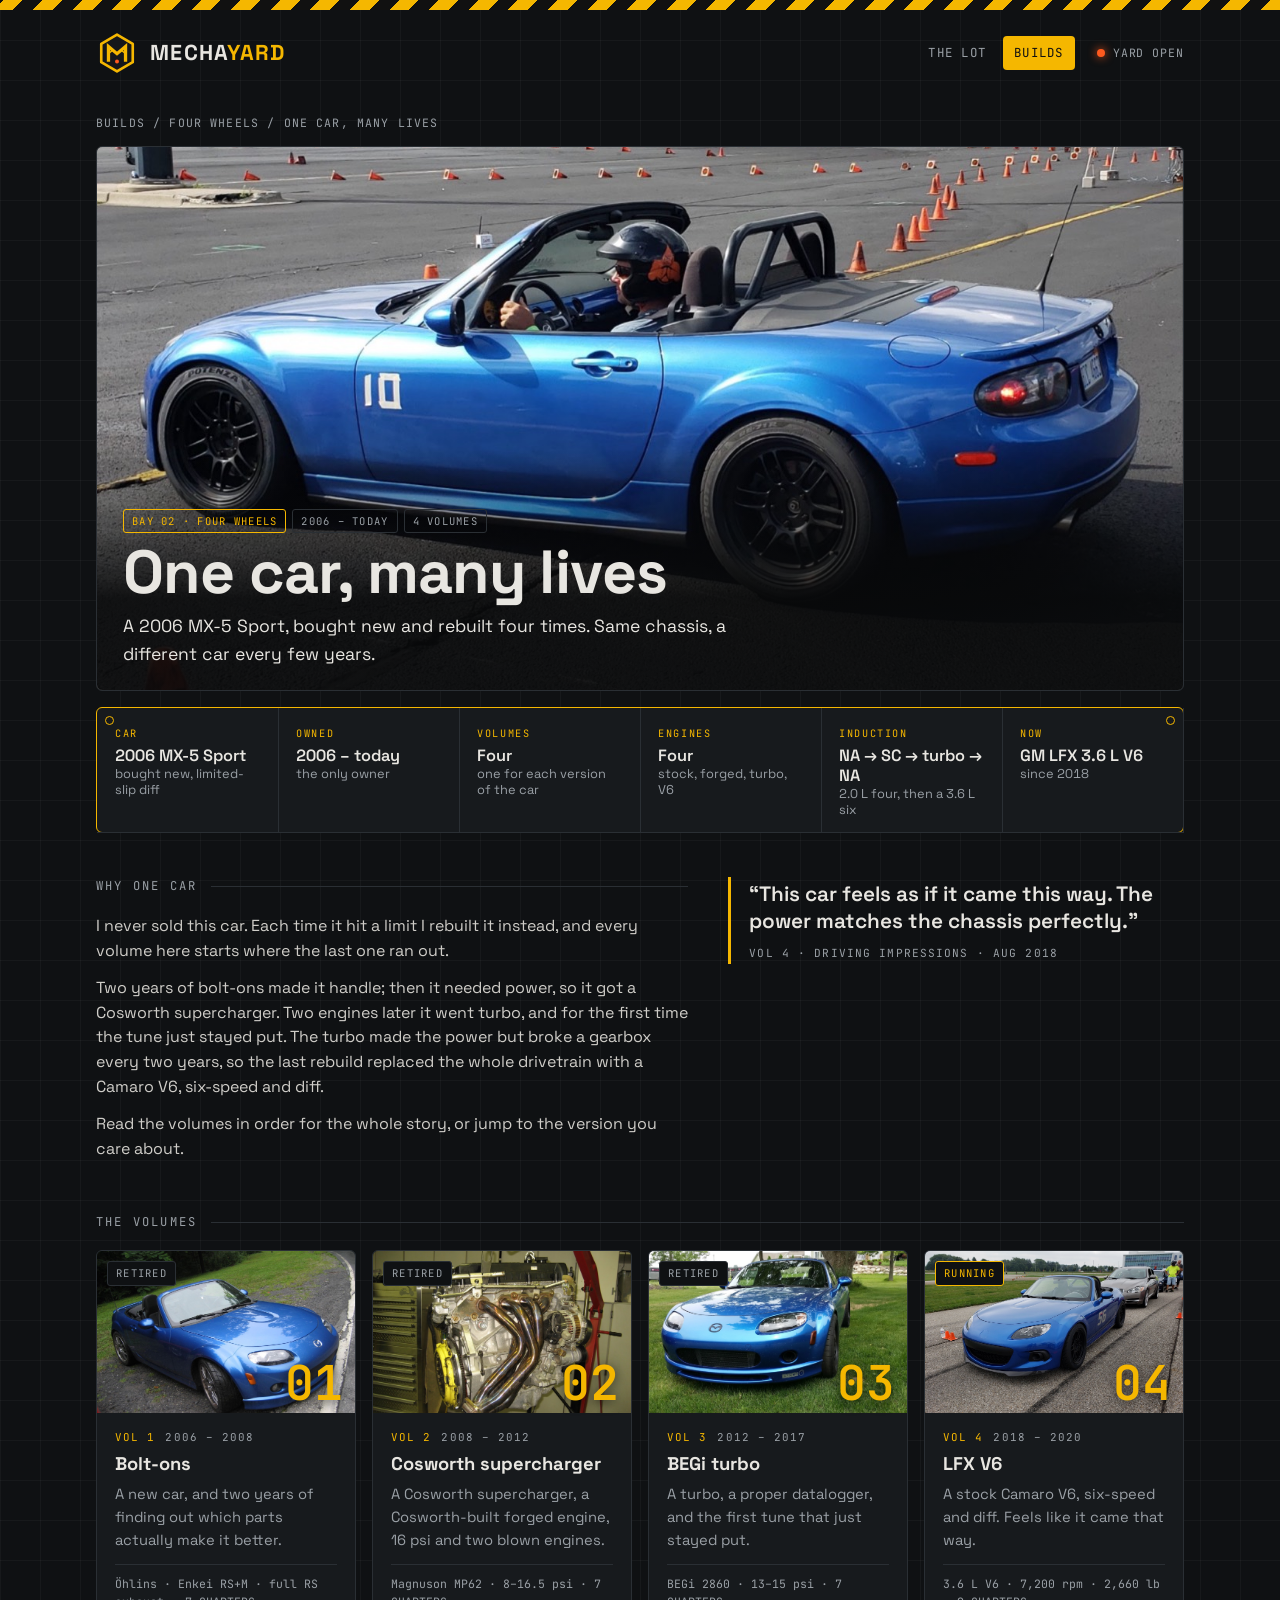
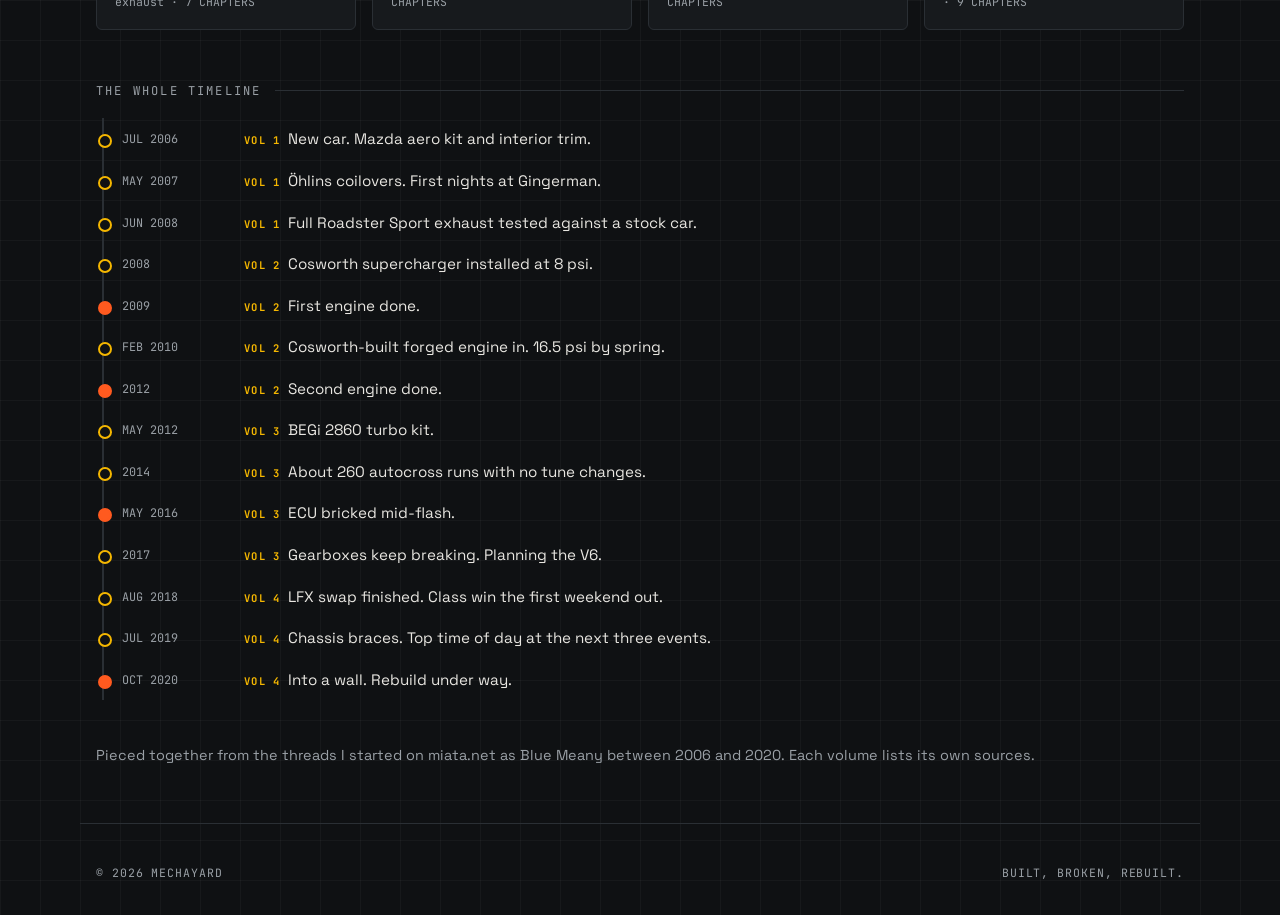
<file: builds/nc/index.html>
<!DOCTYPE html>
<html lang="en">
<head>
<meta charset="utf-8">
<meta name="viewport" content="width=device-width, initial-scale=1">
<title>One car, many lives — Mechayard</title>
<meta name="description" content="One 2006 MX-5, bought new and rebuilt four times: bolt-ons, a Cosworth supercharger, a BEGi turbo and a Camaro V6. The whole build in four volumes.">
<meta property="og:title" content="One car, many lives — Mechayard">
<meta property="og:description" content="One 2006 MX-5, bought new and rebuilt four times: bolt-ons, a Cosworth supercharger, a BEGi turbo and a Camaro V6.">
<meta property="og:image" content="https://mechayard.com/builds/nc/vol-4-lfx/img/post089-01.jpg">
<link rel="icon" href="/logo.svg" type="image/svg+xml">
<link rel="preconnect" href="https://fonts.googleapis.com">
<link rel="preconnect" href="https://fonts.gstatic.com" crossorigin>
<link href="https://fonts.googleapis.com/css2?family=Space+Grotesk:wght@400;500;600;700&family=JetBrains+Mono:wght@400;600&display=swap" rel="stylesheet">
<link rel="stylesheet" href="/assets/site.css">
</head>
<body>
<div class="hazard"></div>
<header class="site"><div class="wrap">
  <a class="brand" href="/">
    <img src="/logo.svg" alt="" width="42" height="42">
    <span class="wordmark">MECHA<span>YARD</span></span>
  </a>
  <div class="headright">
    <nav class="main" aria-label="Main">
      <a href="/">THE LOT</a>
      <a href="/builds/" class="on">BUILDS</a>
    </nav>
    <div class="status"><i></i>YARD OPEN</div>
  </div>
</div></header>
<main class="wrap">
  <div class="crumb"><a href="/builds/">BUILDS</a> / FOUR WHEELS / ONE CAR, MANY LIVES</div>
  <div class="bhero">
    <img src="vol-4-lfx/img/post089-01.jpg" alt="The blue 2006 MX-5 mid-run at an autocross, in its V6 form">
    <div class="over">
      <div class="chips"><span class="tag y">BAY 02 · FOUR WHEELS</span><span class="tag">2006 – TODAY</span><span class="tag">4 VOLUMES</span></div>
      <h1>One car, many lives</h1>
      <p class="lede" style="color:var(--text)">A 2006 MX-5 Sport, bought new and rebuilt four times. Same chassis, a different car every few years.</p>
    </div>
  </div>

  <dl class="plate">
    <div><dt>CAR</dt><dd>2006 MX-5 Sport<small>bought new, limited-slip diff</small></dd></div>
    <div><dt>OWNED</dt><dd>2006 – today<small>the only owner</small></dd></div>
    <div><dt>VOLUMES</dt><dd>Four<small>one for each version of the car</small></dd></div>
    <div><dt>ENGINES</dt><dd>Four<small>stock, forged, turbo, V6</small></dd></div>
    <div><dt>INDUCTION</dt><dd>NA → SC → turbo → NA<small>2.0 L four, then a 3.6 L six</small></dd></div>
    <div><dt>NOW</dt><dd>GM LFX 3.6 L V6<small>since 2018</small></dd></div>
  </dl>

  <section class="why">
    <div class="prose">
      <div class="section-label" style="margin-top:0">WHY ONE CAR</div>
      <p>I never sold this car. Each time it hit a limit I rebuilt it instead, and every volume here starts where the last one ran out.</p>
      <p>Two years of bolt-ons made it handle; then it needed power, so it got a Cosworth supercharger. Two engines later it went turbo, and for the first time the tune just stayed put. The turbo made the power but broke a gearbox every two years, so the last rebuild replaced the whole drivetrain with a Camaro V6, six-speed and diff.</p>
      <p>Read the volumes in order for the whole story, or jump to the version you care about.</p>
    </div>
    <blockquote class="pull">“This car feels as if it came this way. The power matches the chassis perfectly.”<cite>VOL 4 · DRIVING IMPRESSIONS · AUG 2018</cite></blockquote>
  </section>

  <div class="section-label">THE VOLUMES</div>
  <div class="cards four">
    <a class="card" href="vol-1-bolt-ons/">
      <div class="pic"><img src="vol-1-bolt-ons/img/gap-2007.jpg" alt="The MX-5 with aero kit and Enkei wheels on a mountain road, 2007"><span class="tag st">RETIRED</span><span class="vn">01</span></div>
      <div class="body"><div class="meta"><span>VOL 1</span><span style="color:var(--muted)">2006 – 2008</span></div>
      <h3>Bolt-ons</h3><p>A new car, and two years of finding out which parts actually make it better.</p><div class="specs">Öhlins · Enkei RS+M · full RS exhaust · 7 CHAPTERS</div></div>
    </a>
    <a class="card" href="vol-2-cosworth/">
      <div class="pic"><img src="vol-2-cosworth/img/engine-hoist.jpg" alt="The Cosworth-built engine on a hoist"><span class="tag st">RETIRED</span><span class="vn">02</span></div>
      <div class="body"><div class="meta"><span>VOL 2</span><span style="color:var(--muted)">2008 – 2012</span></div>
      <h3>Cosworth supercharger</h3><p>A Cosworth supercharger, a Cosworth-built forged engine, 16 psi and two blown engines.</p><div class="specs">Magnuson MP62 · 8–16.5 psi · 7 CHAPTERS</div></div>
    </a>
    <a class="card" href="vol-3-turbo/">
      <div class="pic"><img src="vol-3-turbo/img/front-2014.jpg" alt="The MX-5 with a front-mount intercooler, 2014"><span class="tag st">RETIRED</span><span class="vn">03</span></div>
      <div class="body"><div class="meta"><span>VOL 3</span><span style="color:var(--muted)">2012 – 2017</span></div>
      <h3>BEGi turbo</h3><p>A turbo, a proper datalogger, and the first tune that just stayed put.</p><div class="specs">BEGi 2860 · 13–15 psi · 7 CHAPTERS</div></div>
    </a>
    <a class="card" href="vol-4-lfx/">
      <div class="pic"><img src="vol-4-lfx/img/post025-01.jpg" alt="The MX-5 in an autocross grid with the V6 in it"><span class="tag st y">RUNNING</span><span class="vn">04</span></div>
      <div class="body"><div class="meta"><span>VOL 4</span><span style="color:var(--muted)">2018 – 2020</span></div>
      <h3>LFX V6</h3><p>A stock Camaro V6, six-speed and diff. Feels like it came that way.</p><div class="specs">3.6 L V6 · 7,200 rpm · 2,660 lb · 9 CHAPTERS</div></div>
    </a>
  </div>

  <div class="section-label">THE WHOLE TIMELINE</div>
  <div class="log">
    <div><time>JUL 2006</time><span><b class="v">VOL 1</b>New car. Mazda aero kit and interior trim.</span></div>
    <div><time>MAY 2007</time><span><b class="v">VOL 1</b>Öhlins coilovers. First nights at Gingerman.</span></div>
    <div><time>JUN 2008</time><span><b class="v">VOL 1</b>Full Roadster Sport exhaust tested against a stock car.</span></div>
    <div><time>2008</time><span><b class="v">VOL 2</b>Cosworth supercharger installed at 8 psi.</span></div>
    <div class="bad"><time>2009</time><span><b class="v">VOL 2</b>First engine done.</span></div>
    <div><time>FEB 2010</time><span><b class="v">VOL 2</b>Cosworth-built forged engine in. 16.5 psi by spring.</span></div>
    <div class="bad"><time>2012</time><span><b class="v">VOL 2</b>Second engine done.</span></div>
    <div><time>MAY 2012</time><span><b class="v">VOL 3</b>BEGi 2860 turbo kit.</span></div>
    <div><time>2014</time><span><b class="v">VOL 3</b>About 260 autocross runs with no tune changes.</span></div>
    <div class="bad"><time>MAY 2016</time><span><b class="v">VOL 3</b>ECU bricked mid-flash.</span></div>
    <div><time>2017</time><span><b class="v">VOL 3</b>Gearboxes keep breaking. Planning the V6.</span></div>
    <div><time>AUG 2018</time><span><b class="v">VOL 4</b>LFX swap finished. Class win the first weekend out.</span></div>
    <div><time>JUL 2019</time><span><b class="v">VOL 4</b>Chassis braces. Top time of day at the next three events.</span></div>
    <div class="bad"><time>OCT 2020</time><span><b class="v">VOL 4</b>Into a wall. Rebuild under way.</span></div>
  </div>

  <p class="src">Pieced together from the threads I started on miata.net as Blue Meany between 2006 and 2020. Each volume lists its own sources.</p>
</main>
<footer class="site"><div class="wrap"><span>© <span id="y">2026</span> MECHAYARD</span><span>BUILT, BROKEN, REBUILT.</span></div></footer>
<div class="lb" id="lb" hidden><img id="lbimg" alt=""><p id="lbcap"></p></div>
<script src="/assets/site.js"></script>
</body>
</html>
</file>
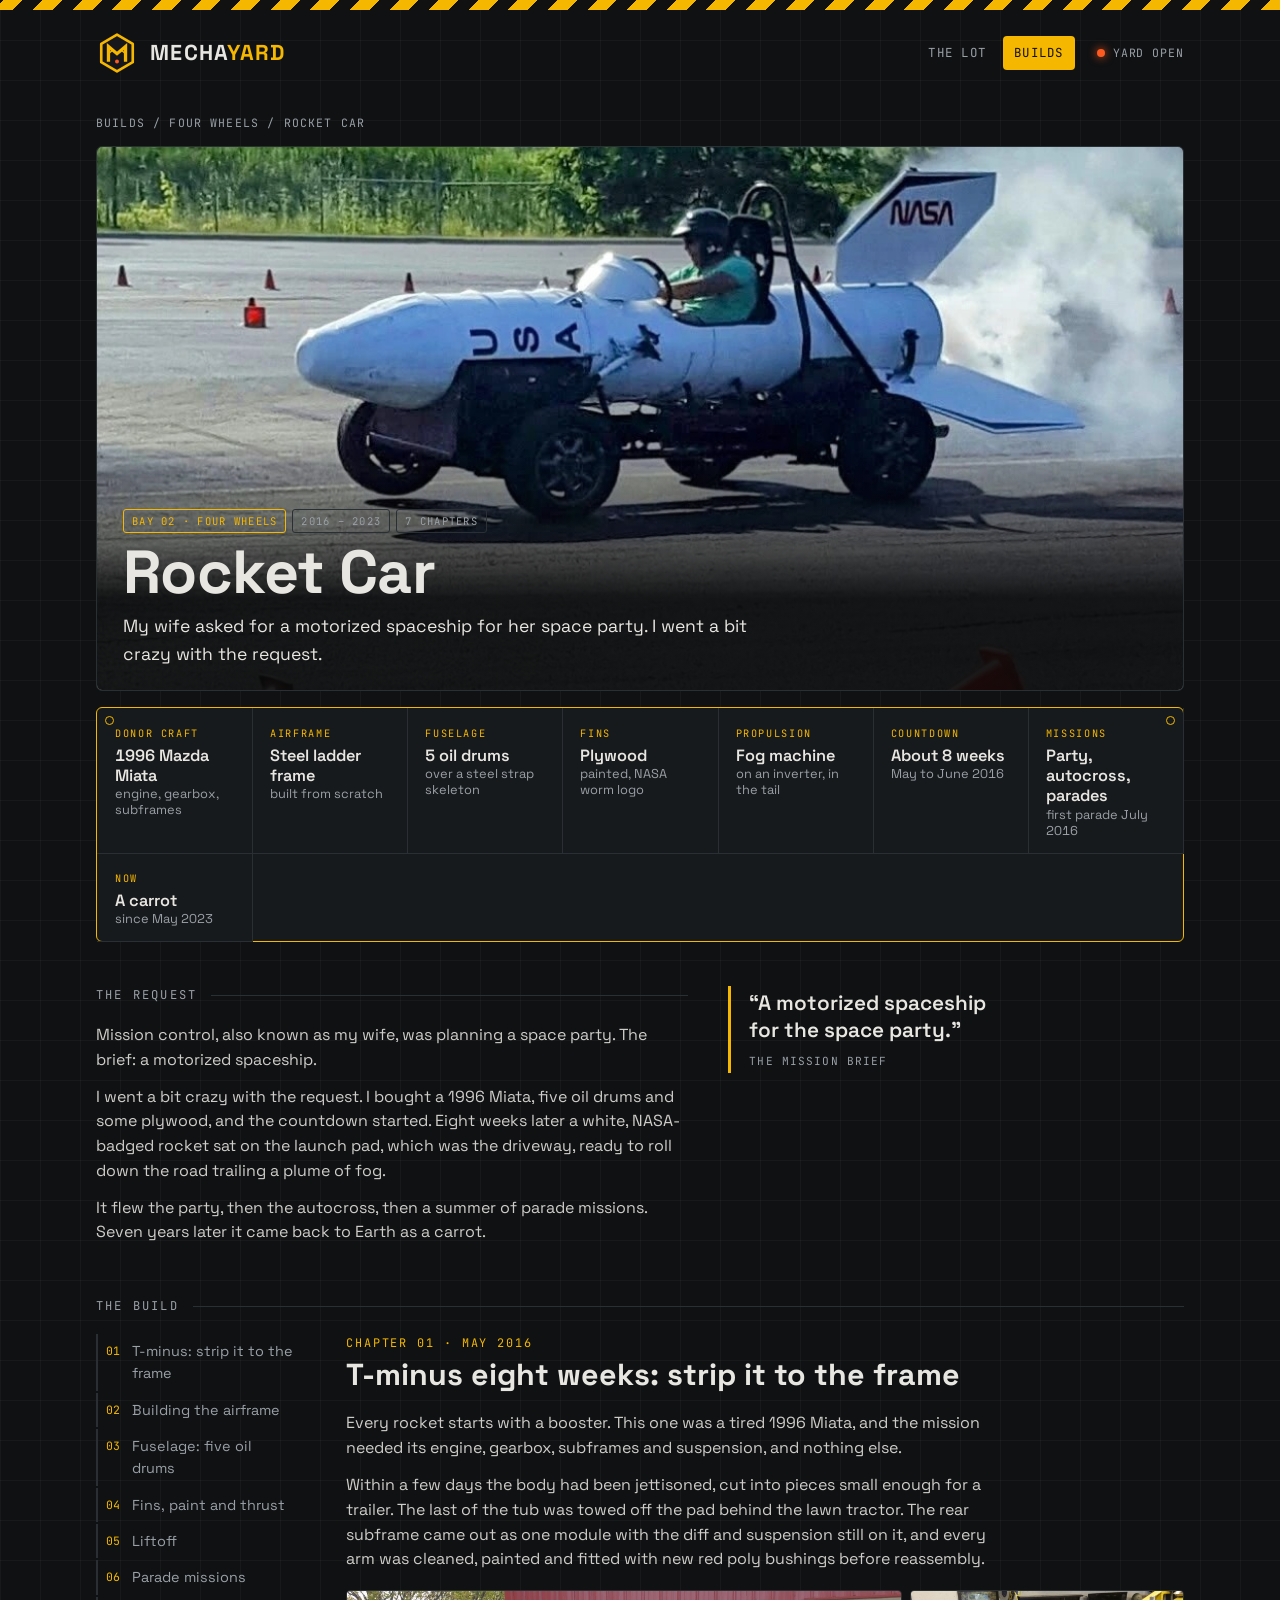
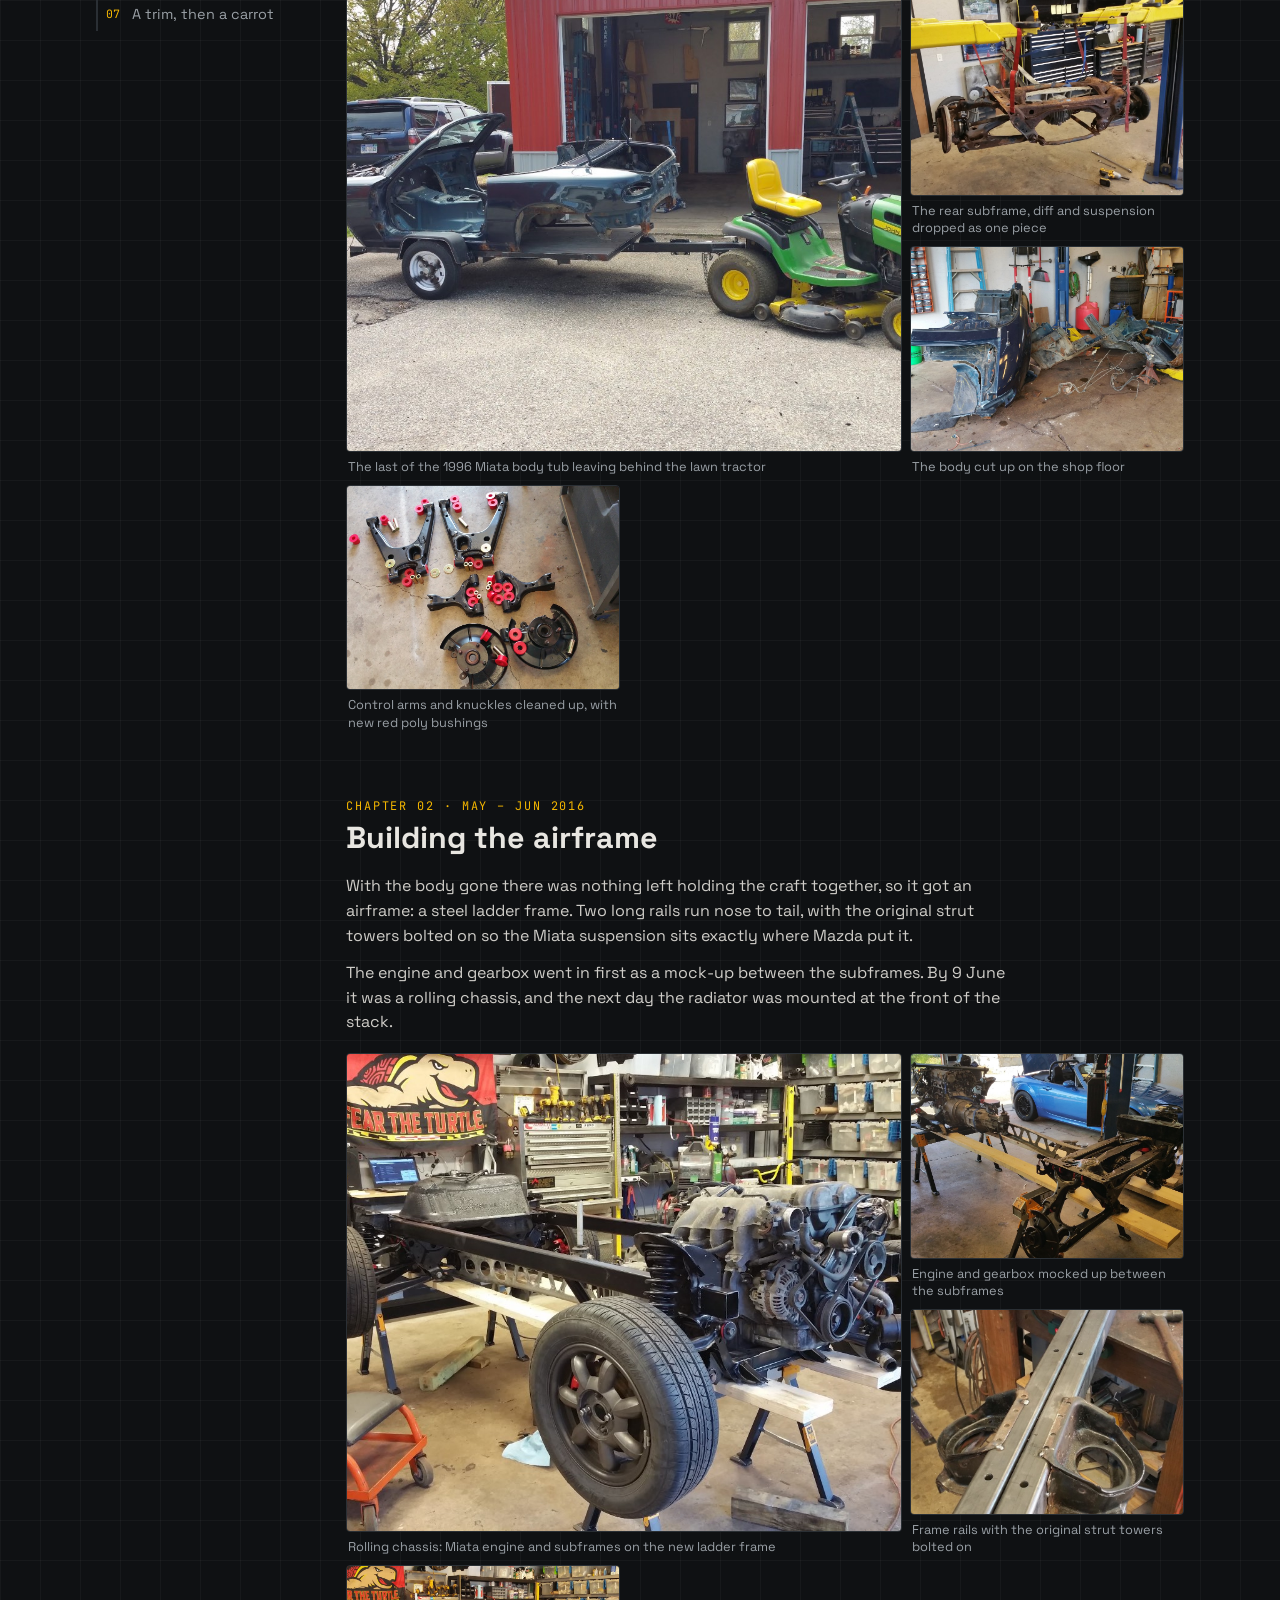
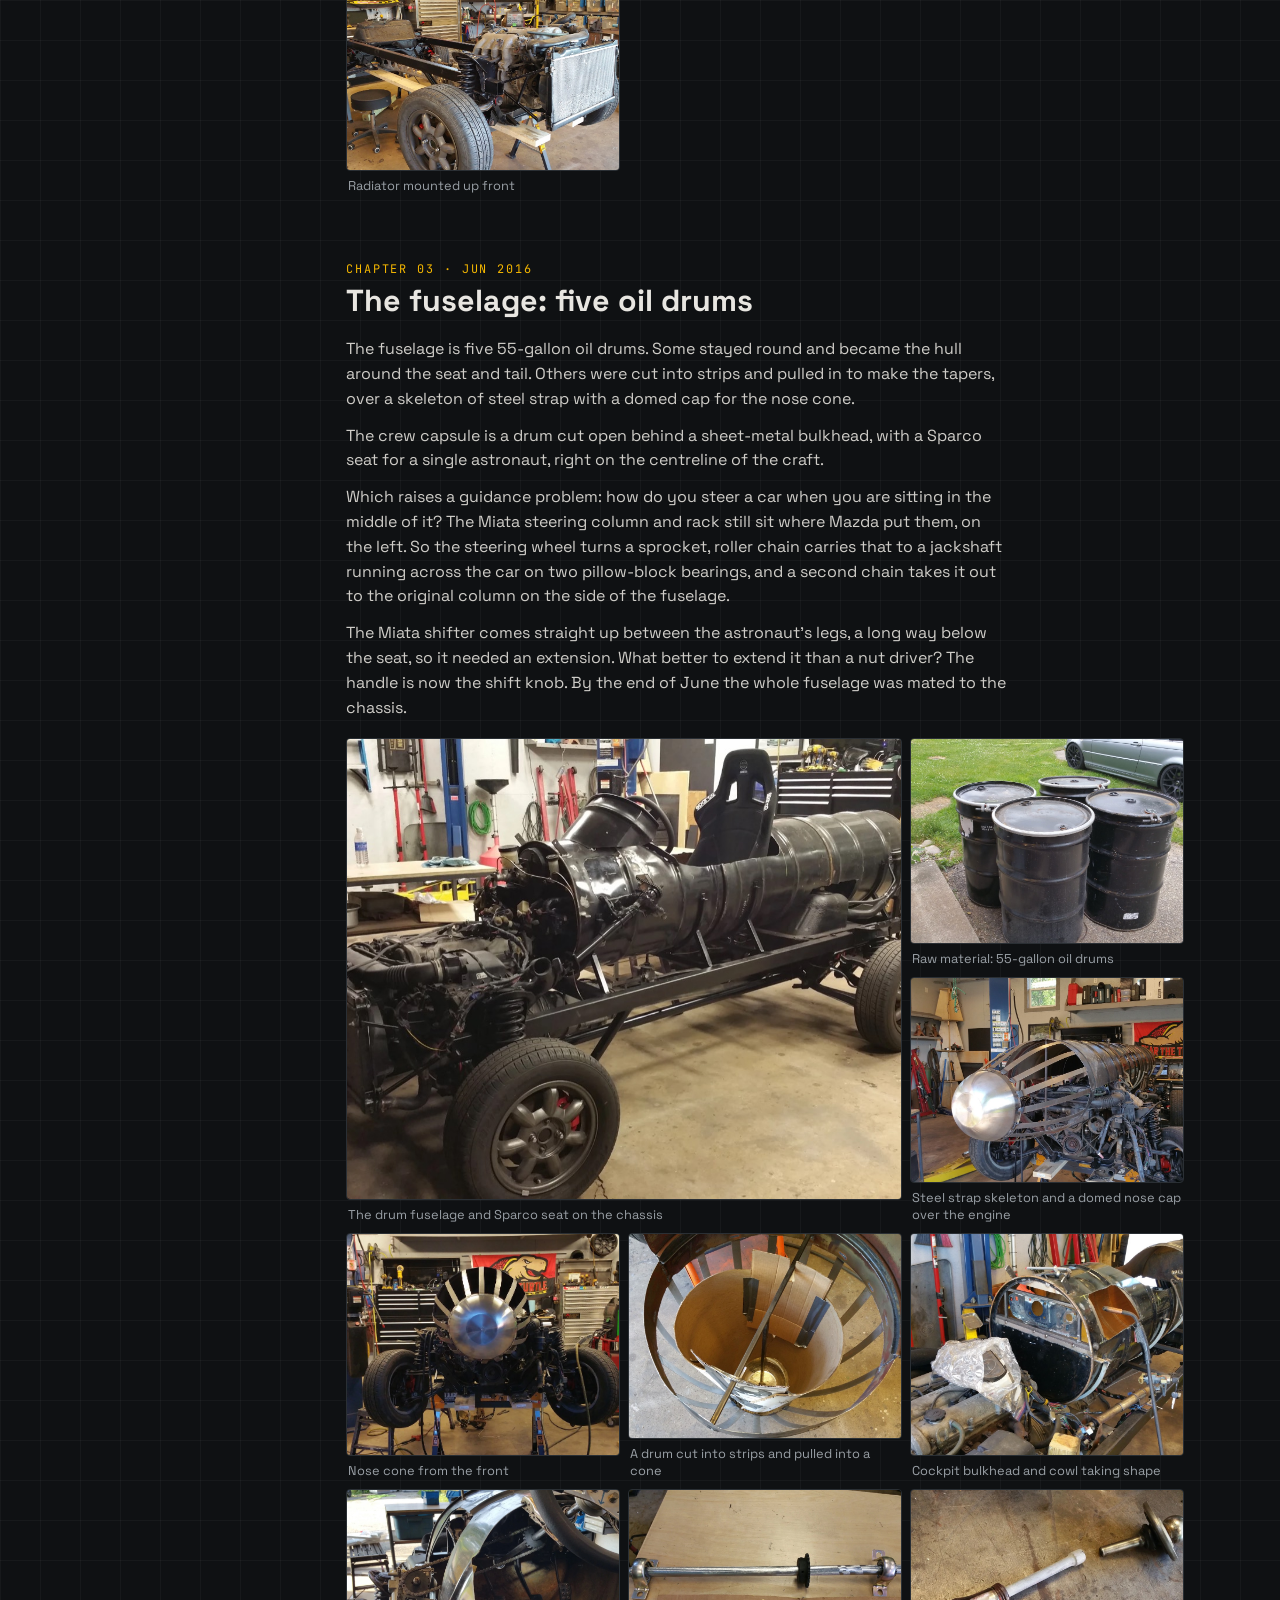
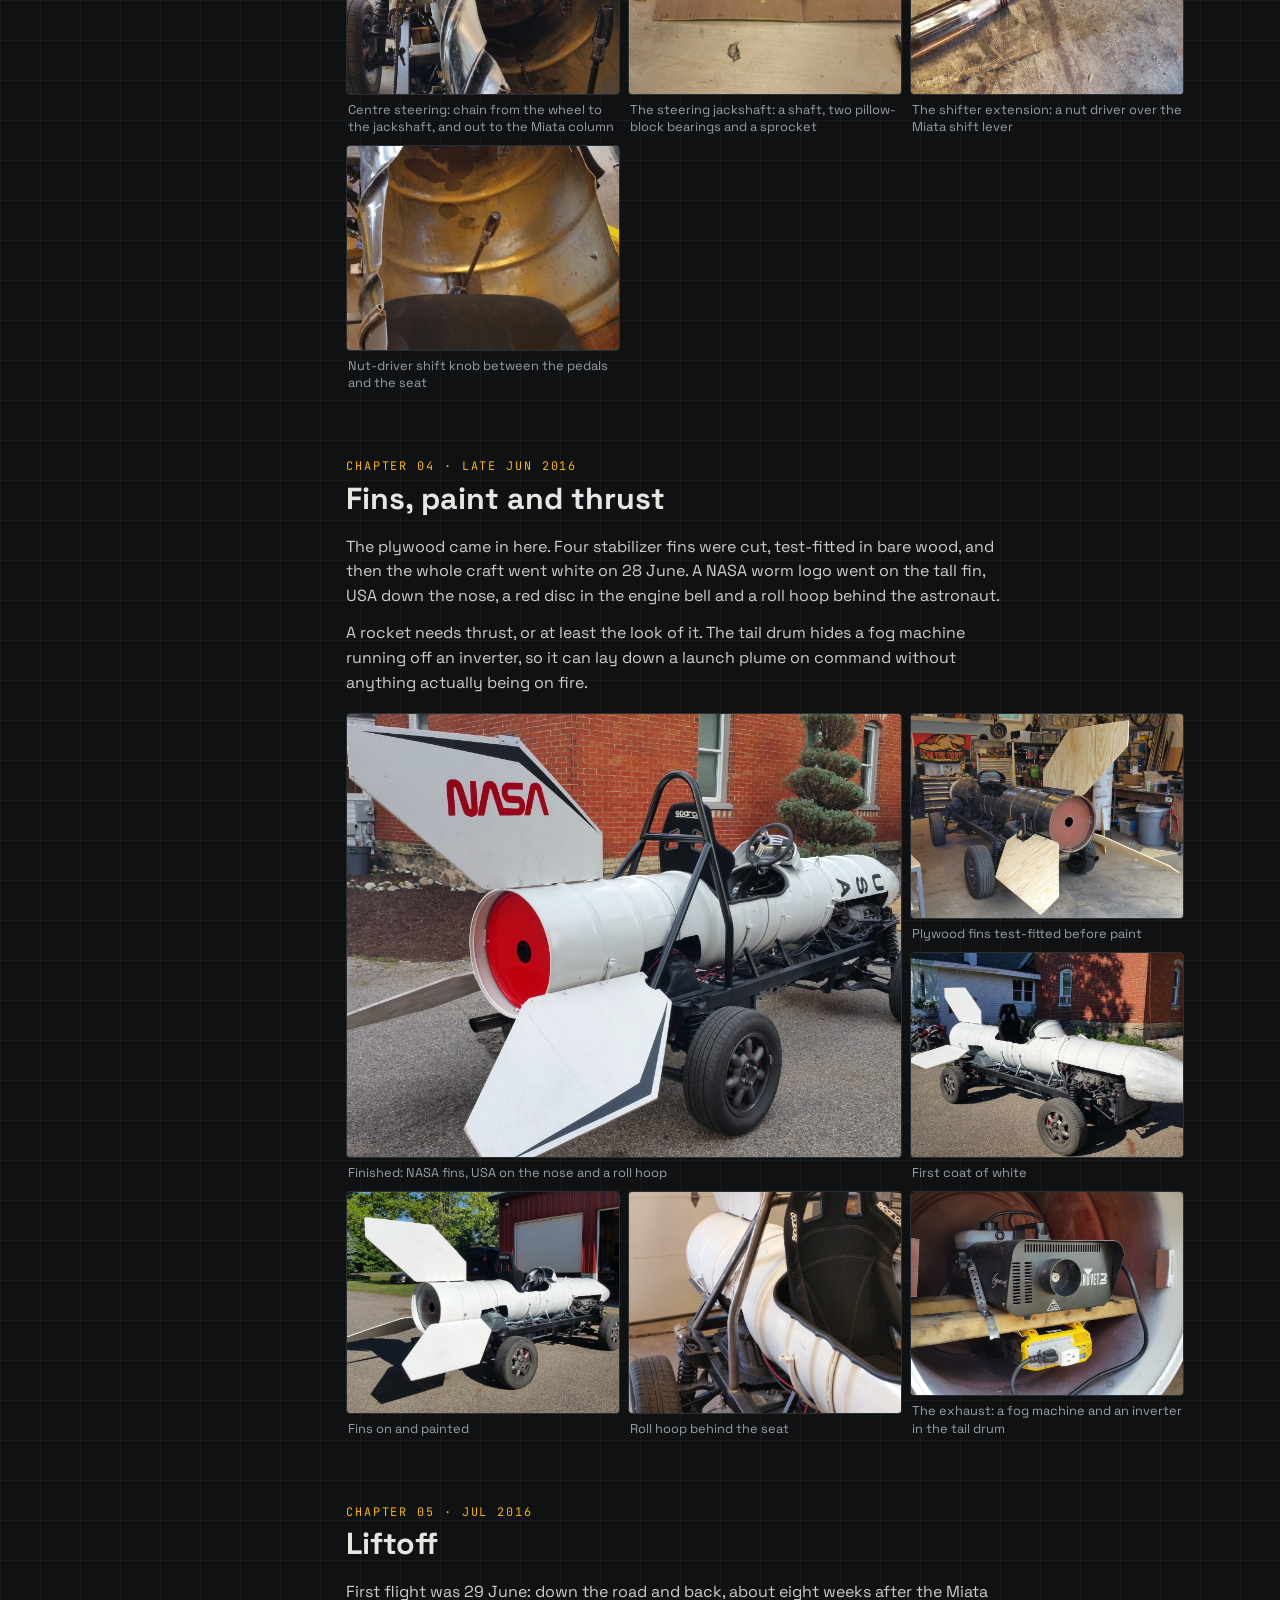
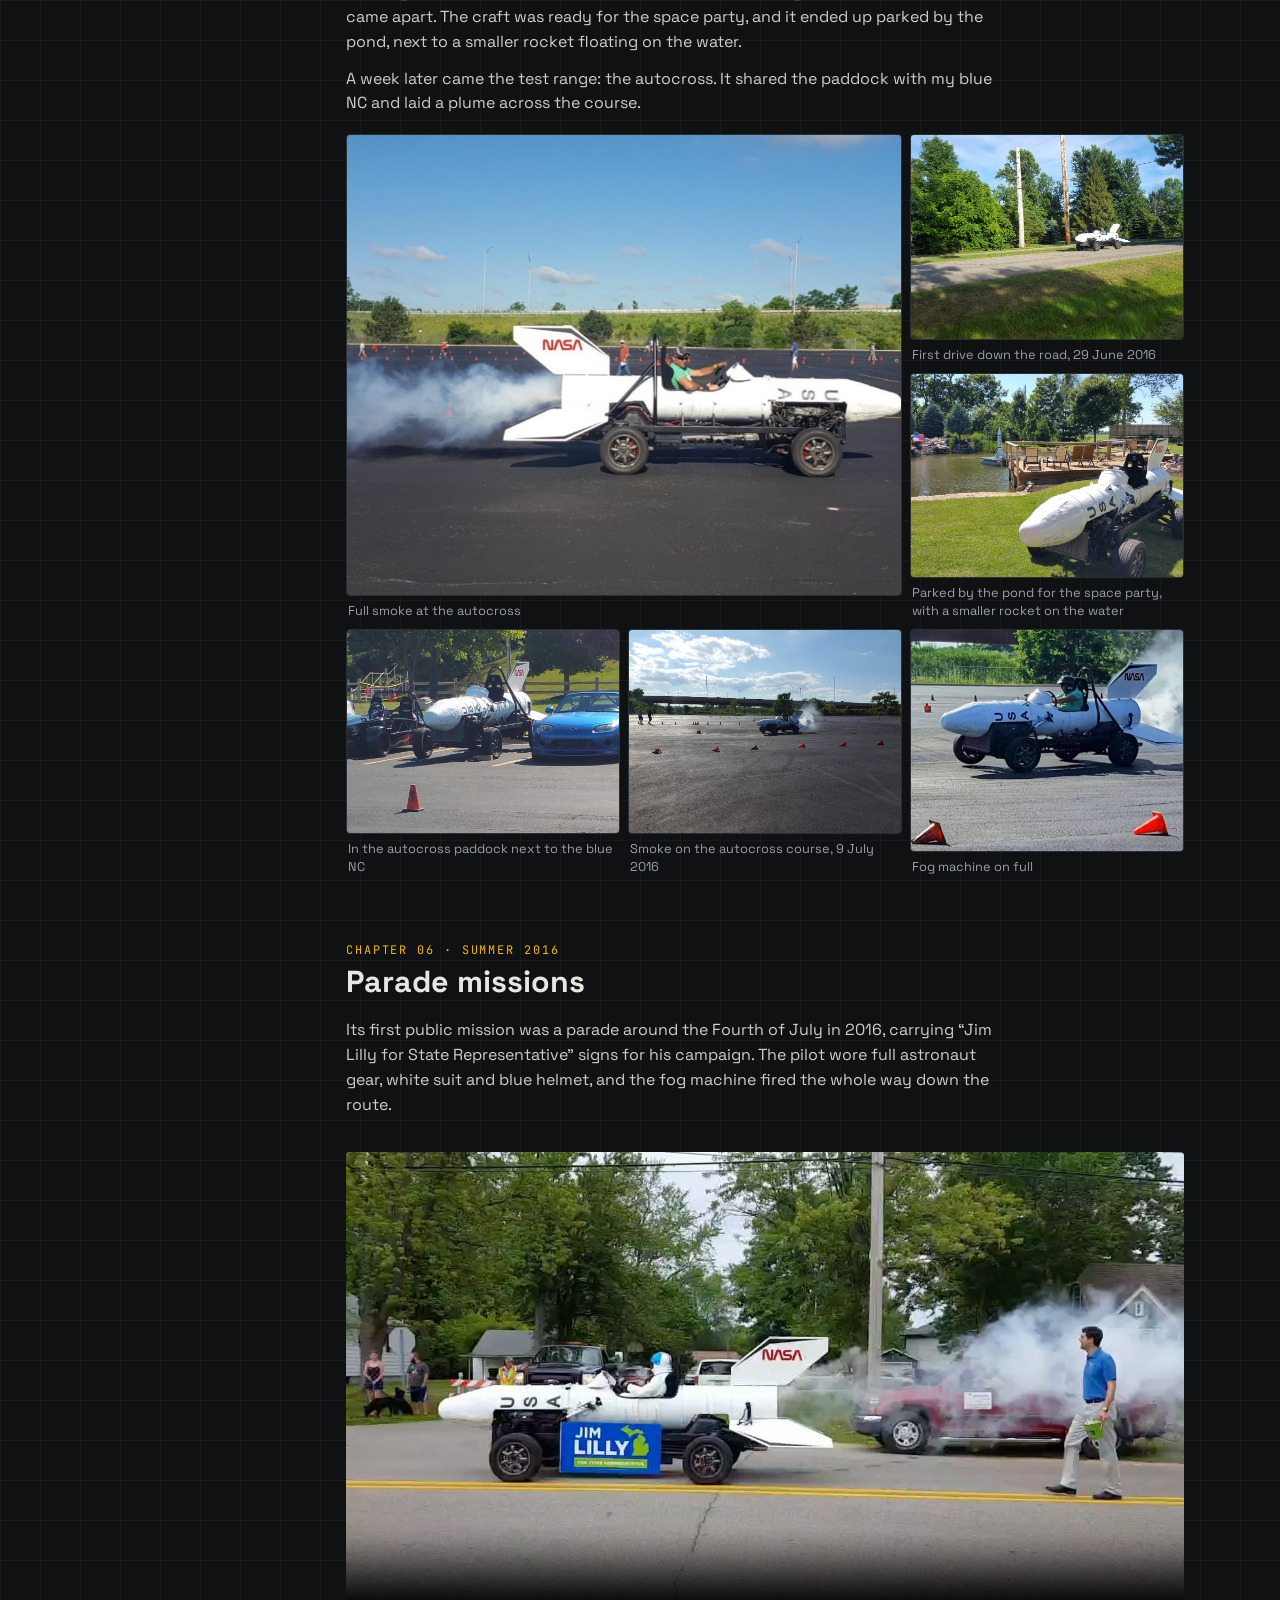
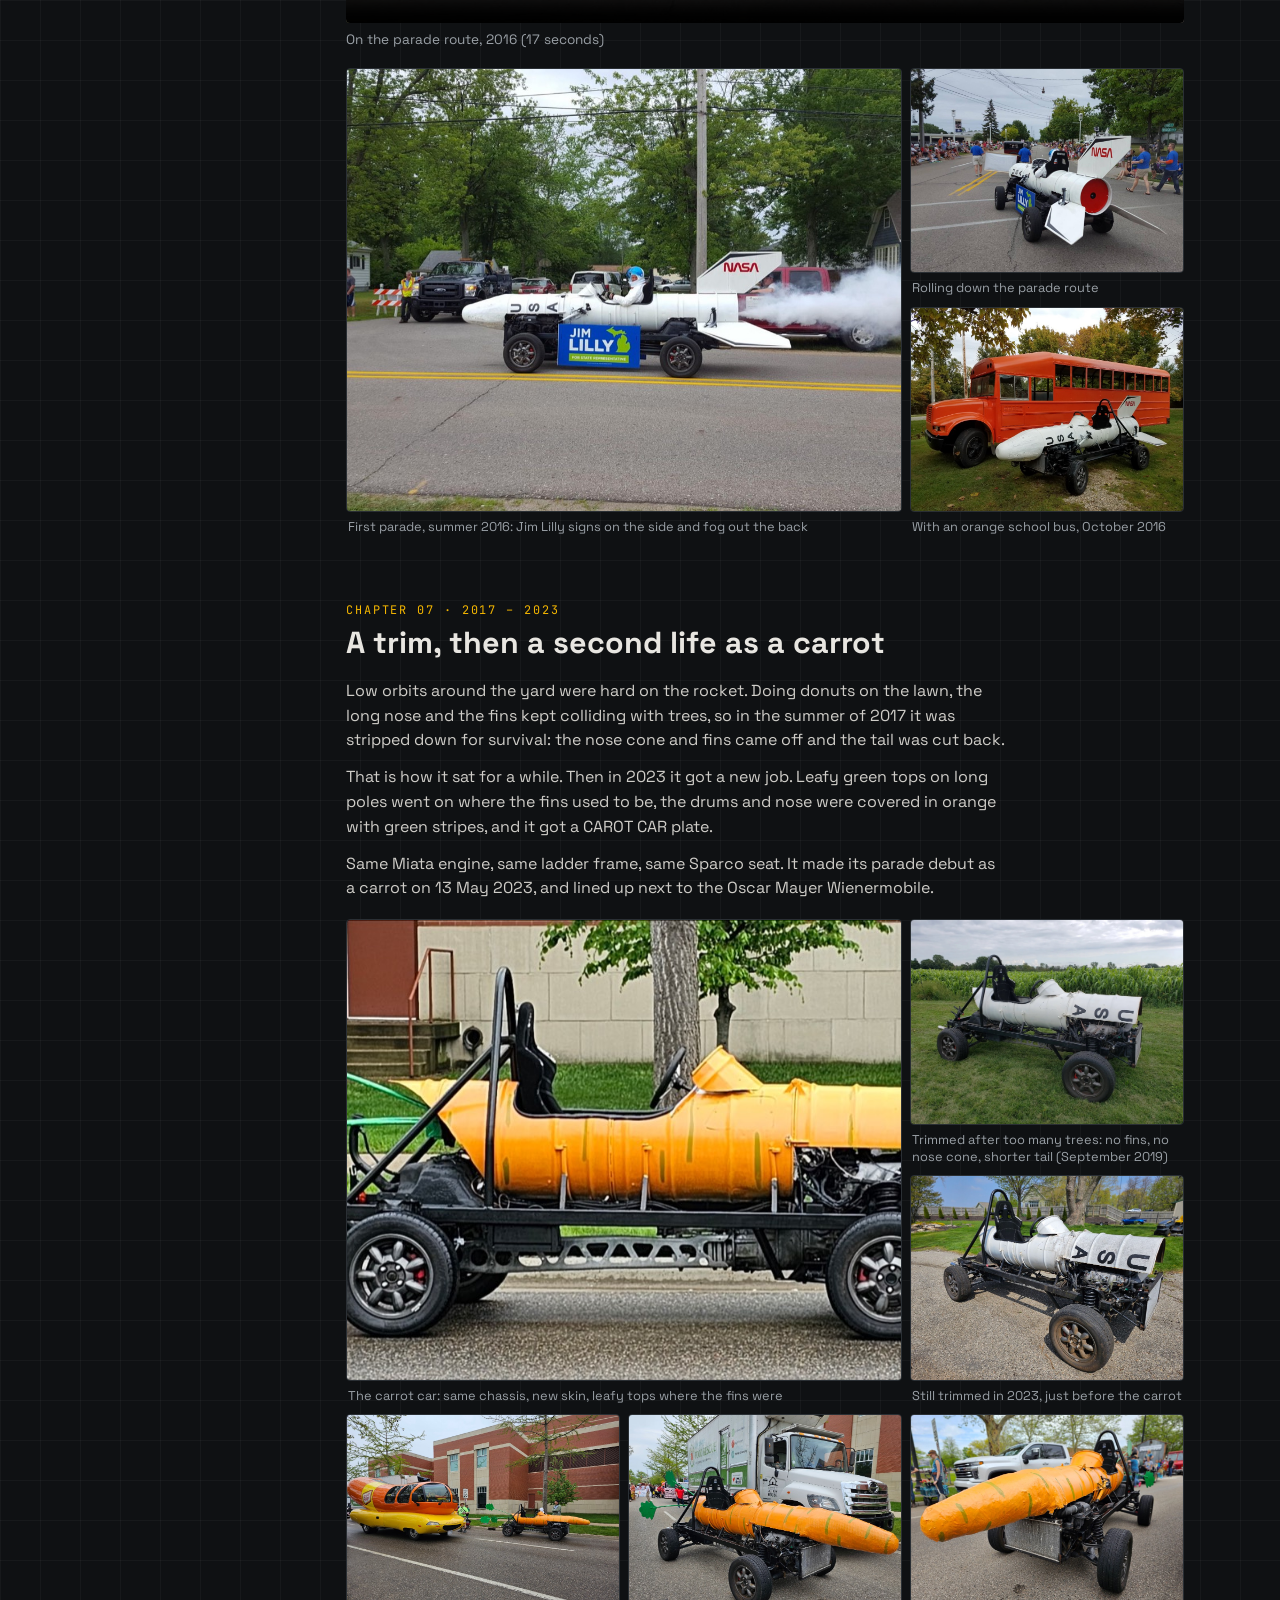
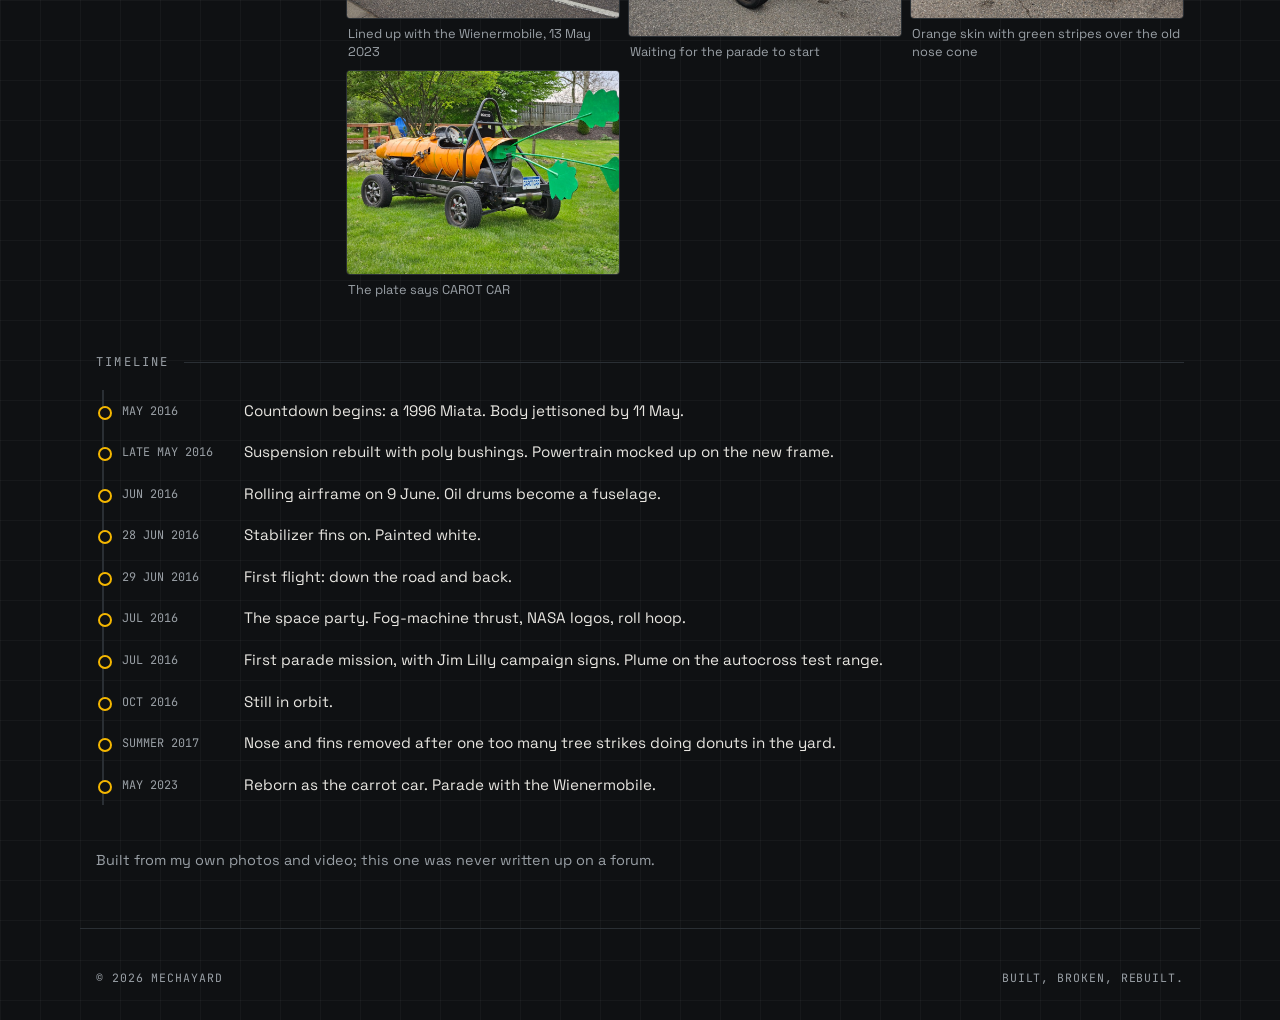
<file: builds/rocket-car/index.html>
<!DOCTYPE html>
<html lang="en">
<head>
<meta charset="utf-8">
<meta name="viewport" content="width=device-width, initial-scale=1">
<title>Rocket Car — Mechayard</title>
<meta name="description" content="A 1996 Miata, five oil drums and some plywood: a drivable rocket built in eight weeks for a space party, then parades, then a second life as a carrot.">
<meta property="og:title" content="Rocket Car — Mechayard">
<meta property="og:description" content="A 1996 Miata, five oil drums and some plywood: a drivable rocket built in eight weeks for a space party, then parades, then a second life as a carrot.">
<meta property="og:image" content="https://mechayard.com/builds/rocket-car/img/cover.jpg">
<link rel="icon" href="/logo.svg" type="image/svg+xml">
<link rel="preconnect" href="https://fonts.googleapis.com">
<link rel="preconnect" href="https://fonts.gstatic.com" crossorigin>
<link href="https://fonts.googleapis.com/css2?family=Space+Grotesk:wght@400;500;600;700&family=JetBrains+Mono:wght@400;600&display=swap" rel="stylesheet">
<link rel="stylesheet" href="/assets/site.css">
</head>
<body>
<div class="hazard"></div>
<header class="site"><div class="wrap">
  <a class="brand" href="/">
    <img src="/logo.svg" alt="" width="42" height="42">
    <span class="wordmark">MECHA<span>YARD</span></span>
  </a>
  <div class="headright">
    <nav class="main" aria-label="Main">
      <a href="/">THE LOT</a>
      <a href="/builds/" class="on">BUILDS</a>
    </nav>
    <div class="status"><i></i>YARD OPEN</div>
  </div>
</div></header>
<main class="wrap">
  <div class="crumb"><a href="/builds/">BUILDS</a> / FOUR WHEELS / ROCKET CAR</div>
  <div class="bhero">
    <img src="img/cover.jpg" alt="The white rocket car with NASA fins on an autocross course, fog pouring from the tail">
    <div class="over">
      <div class="chips"><span class="tag y">BAY 02 · FOUR WHEELS</span><span class="tag">2016 – 2023</span><span class="tag">7 CHAPTERS</span></div>
      <h1>Rocket Car</h1>
      <p class="lede" style="color:var(--text)">My wife asked for a motorized spaceship for her space party. I went a bit crazy with the request.</p>
    </div>
  </div>

  <dl class="plate">
    <div><dt>DONOR CRAFT</dt><dd>1996 Mazda Miata<small>engine, gearbox, subframes</small></dd></div>
    <div><dt>AIRFRAME</dt><dd>Steel ladder frame<small>built from scratch</small></dd></div>
    <div><dt>FUSELAGE</dt><dd>5 oil drums<small>over a steel strap skeleton</small></dd></div>
    <div><dt>FINS</dt><dd>Plywood<small>painted, NASA worm logo</small></dd></div>
    <div><dt>PROPULSION</dt><dd>Fog machine<small>on an inverter, in the tail</small></dd></div>
    <div><dt>COUNTDOWN</dt><dd>About 8 weeks<small>May to June 2016</small></dd></div>
    <div><dt>MISSIONS</dt><dd>Party, autocross, parades<small>first parade July 2016</small></dd></div>
    <div><dt>NOW</dt><dd>A carrot<small>since May 2023</small></dd></div>
  </dl>

  <section class="why">
    <div class="prose">
      <div class="section-label" style="margin-top:0">THE REQUEST</div>
      <p>Mission control, also known as my wife, was planning a space party. The brief: a motorized spaceship.</p>
      <p>I went a bit crazy with the request. I bought a 1996 Miata, five oil drums and some plywood, and the countdown started. Eight weeks later a white, NASA-badged rocket sat on the launch pad, which was the driveway, ready to roll down the road trailing a plume of fog.</p>
      <p>It flew the party, then the autocross, then a summer of parade missions. Seven years later it came back to Earth as a carrot.</p>
    </div>
    <blockquote class="pull">“A motorized spaceship for the space party.”<cite>THE MISSION BRIEF</cite></blockquote>
  </section>

  <div class="section-label">THE BUILD</div>
  <div class="story">
    <nav class="rail" aria-label="Chapters">
      <a href="#ch-1"><b>01</b><span>T-minus: strip it to the frame</span></a>
      <a href="#ch-2"><b>02</b><span>Building the airframe</span></a>
      <a href="#ch-3"><b>03</b><span>Fuselage: five oil drums</span></a>
      <a href="#ch-4"><b>04</b><span>Fins, paint and thrust</span></a>
      <a href="#ch-5"><b>05</b><span>Liftoff</span></a>
      <a href="#ch-6"><b>06</b><span>Parade missions</span></a>
      <a href="#ch-7"><b>07</b><span>A trim, then a carrot</span></a>
    </nav>
    <div class="chapters">
      <section class="ch" id="ch-1">
        <div class="ch-head"><span class="ch-no">CHAPTER 01 · MAY 2016</span><h2>T-minus eight weeks: strip it to the frame</h2></div>
        <div class="prose">
          <p>Every rocket starts with a booster. This one was a tired 1996 Miata, and the mission needed its engine, gearbox, subframes and suspension, and nothing else.</p>
          <p>Within a few days the body had been jettisoned, cut into pieces small enough for a trailer. The last of the tub was towed off the pad behind the lawn tractor. The rear subframe came out as one module with the diff and suspension still on it, and every arm was cleaned, painted and fitted with new red poly bushings before reassembly.</p>
        </div>
        <div class="shots">
          <figure class="w"><button type="button" data-img="img/tractor-tow.jpg" data-cap="The last of the 1996 Miata body tub leaving behind the lawn tractor" aria-label="Enlarge: The last of the 1996 Miata body tub leaving behind the lawn tractor"><img src="img/tractor-tow.jpg" alt="The last of the 1996 Miata body tub leaving behind the lawn tractor" loading="lazy"></button><figcaption>The last of the 1996 Miata body tub leaving behind the lawn tractor</figcaption></figure>
          <figure><button type="button" data-img="img/subframe-lift.jpg" data-cap="The rear subframe, diff and suspension dropped as one piece" aria-label="Enlarge: The rear subframe, diff and suspension dropped as one piece"><img src="img/subframe-lift.jpg" alt="The rear subframe, diff and suspension dropped as one piece" loading="lazy"></button><figcaption>The rear subframe, diff and suspension dropped as one piece</figcaption></figure>
          <figure><button type="button" data-img="img/body-cut.jpg" data-cap="The body cut up on the shop floor" aria-label="Enlarge: The body cut up on the shop floor"><img src="img/body-cut.jpg" alt="The body cut up on the shop floor" loading="lazy"></button><figcaption>The body cut up on the shop floor</figcaption></figure>
          <figure><button type="button" data-img="img/suspension-parts.jpg" data-cap="Control arms and knuckles cleaned up, with new red poly bushings" aria-label="Enlarge: Control arms and knuckles cleaned up, with new red poly bushings"><img src="img/suspension-parts.jpg" alt="Control arms and knuckles cleaned up, with new red poly bushings" loading="lazy"></button><figcaption>Control arms and knuckles cleaned up, with new red poly bushings</figcaption></figure>
        </div>
      </section>
      <section class="ch" id="ch-2">
        <div class="ch-head"><span class="ch-no">CHAPTER 02 · MAY – JUN 2016</span><h2>Building the airframe</h2></div>
        <div class="prose">
          <p>With the body gone there was nothing left holding the craft together, so it got an airframe: a steel ladder frame. Two long rails run nose to tail, with the original strut towers bolted on so the Miata suspension sits exactly where Mazda put it.</p>
          <p>The engine and gearbox went in first as a mock-up between the subframes. By 9 June it was a rolling chassis, and the next day the radiator was mounted at the front of the stack.</p>
        </div>
        <div class="shots">
          <figure class="w"><button type="button" data-img="img/rolling-chassis.jpg" data-cap="Rolling chassis: Miata engine and subframes on the new ladder frame" aria-label="Enlarge: Rolling chassis: Miata engine and subframes on the new ladder frame"><img src="img/rolling-chassis.jpg" alt="Rolling chassis: Miata engine and subframes on the new ladder frame" loading="lazy"></button><figcaption>Rolling chassis: Miata engine and subframes on the new ladder frame</figcaption></figure>
          <figure><button type="button" data-img="img/drivetrain-mockup.jpg" data-cap="Engine and gearbox mocked up between the subframes" aria-label="Enlarge: Engine and gearbox mocked up between the subframes"><img src="img/drivetrain-mockup.jpg" alt="Engine and gearbox mocked up between the subframes" loading="lazy"></button><figcaption>Engine and gearbox mocked up between the subframes</figcaption></figure>
          <figure><button type="button" data-img="img/frame-rails.jpg" data-cap="Frame rails with the original strut towers bolted on" aria-label="Enlarge: Frame rails with the original strut towers bolted on"><img src="img/frame-rails.jpg" alt="Frame rails with the original strut towers bolted on" loading="lazy"></button><figcaption>Frame rails with the original strut towers bolted on</figcaption></figure>
          <figure><button type="button" data-img="img/radiator-mount.jpg" data-cap="Radiator mounted up front" aria-label="Enlarge: Radiator mounted up front"><img src="img/radiator-mount.jpg" alt="Radiator mounted up front" loading="lazy"></button><figcaption>Radiator mounted up front</figcaption></figure>
        </div>
      </section>
      <section class="ch" id="ch-3">
        <div class="ch-head"><span class="ch-no">CHAPTER 03 · JUN 2016</span><h2>The fuselage: five oil drums</h2></div>
        <div class="prose">
          <p>The fuselage is five 55-gallon oil drums. Some stayed round and became the hull around the seat and tail. Others were cut into strips and pulled in to make the tapers, over a skeleton of steel strap with a domed cap for the nose cone.</p>
          <p>The crew capsule is a drum cut open behind a sheet-metal bulkhead, with a Sparco seat for a single astronaut, right on the centreline of the craft.</p>
          <p>Which raises a guidance problem: how do you steer a car when you are sitting in the middle of it? The Miata steering column and rack still sit where Mazda put them, on the left. So the steering wheel turns a sprocket, roller chain carries that to a jackshaft running across the car on two pillow-block bearings, and a second chain takes it out to the original column on the side of the fuselage.</p>
          <p>The Miata shifter comes straight up between the astronaut’s legs, a long way below the seat, so it needed an extension. What better to extend it than a nut driver? The handle is now the shift knob. By the end of June the whole fuselage was mated to the chassis.</p>
        </div>
        <div class="shots">
          <figure class="w"><button type="button" data-img="img/body-on.jpg" data-cap="The drum fuselage and Sparco seat on the chassis" aria-label="Enlarge: The drum fuselage and Sparco seat on the chassis"><img src="img/body-on.jpg" alt="The drum fuselage and Sparco seat on the chassis" loading="lazy"></button><figcaption>The drum fuselage and Sparco seat on the chassis</figcaption></figure>
          <figure><button type="button" data-img="img/oil-drums.jpg" data-cap="Raw material: 55-gallon oil drums" aria-label="Enlarge: Raw material: 55-gallon oil drums"><img src="img/oil-drums.jpg" alt="Raw material: 55-gallon oil drums" loading="lazy"></button><figcaption>Raw material: 55-gallon oil drums</figcaption></figure>
          <figure><button type="button" data-img="img/nose-frame.jpg" data-cap="Steel strap skeleton and a domed nose cap over the engine" aria-label="Enlarge: Steel strap skeleton and a domed nose cap over the engine"><img src="img/nose-frame.jpg" alt="Steel strap skeleton and a domed nose cap over the engine" loading="lazy"></button><figcaption>Steel strap skeleton and a domed nose cap over the engine</figcaption></figure>
          <figure><button type="button" data-img="img/nose-front.jpg" data-cap="Nose cone from the front" aria-label="Enlarge: Nose cone from the front"><img src="img/nose-front.jpg" alt="Nose cone from the front" loading="lazy"></button><figcaption>Nose cone from the front</figcaption></figure>
          <figure><button type="button" data-img="img/drum-cone.jpg" data-cap="A drum cut into strips and pulled into a cone" aria-label="Enlarge: A drum cut into strips and pulled into a cone"><img src="img/drum-cone.jpg" alt="A drum cut into strips and pulled into a cone" loading="lazy"></button><figcaption>A drum cut into strips and pulled into a cone</figcaption></figure>
          <figure><button type="button" data-img="img/cowl.jpg" data-cap="Cockpit bulkhead and cowl taking shape" aria-label="Enlarge: Cockpit bulkhead and cowl taking shape"><img src="img/cowl.jpg" alt="Cockpit bulkhead and cowl taking shape" loading="lazy"></button><figcaption>Cockpit bulkhead and cowl taking shape</figcaption></figure>
          <figure><button type="button" data-img="img/steering-chain.jpg" data-cap="Centre steering: chain from the wheel to the jackshaft, and out to the Miata column" aria-label="Enlarge: Centre steering: chain from the wheel to the jackshaft, and out to the Miata column"><img src="img/steering-chain.jpg" alt="Centre steering: chain from the wheel to the jackshaft, and out to the Miata column" loading="lazy"></button><figcaption>Centre steering: chain from the wheel to the jackshaft, and out to the Miata column</figcaption></figure>
          <figure><button type="button" data-img="img/steering-jackshaft.jpg" data-cap="The steering jackshaft: a shaft, two pillow-block bearings and a sprocket" aria-label="Enlarge: The steering jackshaft: a shaft, two pillow-block bearings and a sprocket"><img src="img/steering-jackshaft.jpg" alt="The steering jackshaft: a shaft, two pillow-block bearings and a sprocket" loading="lazy"></button><figcaption>The steering jackshaft: a shaft, two pillow-block bearings and a sprocket</figcaption></figure>
          <figure><button type="button" data-img="img/shifter-parts.jpg" data-cap="The shifter extension: a nut driver over the Miata shift lever" aria-label="Enlarge: The shifter extension: a nut driver over the Miata shift lever"><img src="img/shifter-parts.jpg" alt="The shifter extension: a nut driver over the Miata shift lever" loading="lazy"></button><figcaption>The shifter extension: a nut driver over the Miata shift lever</figcaption></figure>
          <figure><button type="button" data-img="img/shifter-cockpit.jpg" data-cap="Nut-driver shift knob between the pedals and the seat" aria-label="Enlarge: Nut-driver shift knob between the pedals and the seat"><img src="img/shifter-cockpit.jpg" alt="Nut-driver shift knob between the pedals and the seat" loading="lazy"></button><figcaption>Nut-driver shift knob between the pedals and the seat</figcaption></figure>
        </div>
      </section>
      <section class="ch" id="ch-4">
        <div class="ch-head"><span class="ch-no">CHAPTER 04 · LATE JUN 2016</span><h2>Fins, paint and thrust</h2></div>
        <div class="prose">
          <p>The plywood came in here. Four stabilizer fins were cut, test-fitted in bare wood, and then the whole craft went white on 28 June. A NASA worm logo went on the tall fin, USA down the nose, a red disc in the engine bell and a roll hoop behind the astronaut.</p>
          <p>A rocket needs thrust, or at least the look of it. The tail drum hides a fog machine running off an inverter, so it can lay down a launch plume on command without anything actually being on fire.</p>
        </div>
        <div class="shots">
          <figure class="w"><button type="button" data-img="img/nasa-fins.jpg" data-cap="Finished: NASA fins, USA on the nose and a roll hoop" aria-label="Enlarge: Finished: NASA fins, USA on the nose and a roll hoop"><img src="img/nasa-fins.jpg" alt="Finished: NASA fins, USA on the nose and a roll hoop" loading="lazy"></button><figcaption>Finished: NASA fins, USA on the nose and a roll hoop</figcaption></figure>
          <figure><button type="button" data-img="img/plywood-fins.jpg" data-cap="Plywood fins test-fitted before paint" aria-label="Enlarge: Plywood fins test-fitted before paint"><img src="img/plywood-fins.jpg" alt="Plywood fins test-fitted before paint" loading="lazy"></button><figcaption>Plywood fins test-fitted before paint</figcaption></figure>
          <figure><button type="button" data-img="img/painted-front.jpg" data-cap="First coat of white" aria-label="Enlarge: First coat of white"><img src="img/painted-front.jpg" alt="First coat of white" loading="lazy"></button><figcaption>First coat of white</figcaption></figure>
          <figure><button type="button" data-img="img/painted-rear.jpg" data-cap="Fins on and painted" aria-label="Enlarge: Fins on and painted"><img src="img/painted-rear.jpg" alt="Fins on and painted" loading="lazy"></button><figcaption>Fins on and painted</figcaption></figure>
          <figure><button type="button" data-img="img/roll-hoop.jpg" data-cap="Roll hoop behind the seat" aria-label="Enlarge: Roll hoop behind the seat"><img src="img/roll-hoop.jpg" alt="Roll hoop behind the seat" loading="lazy"></button><figcaption>Roll hoop behind the seat</figcaption></figure>
          <figure><button type="button" data-img="img/fog-machine.jpg" data-cap="The exhaust: a fog machine and an inverter in the tail drum" aria-label="Enlarge: The exhaust: a fog machine and an inverter in the tail drum"><img src="img/fog-machine.jpg" alt="The exhaust: a fog machine and an inverter in the tail drum" loading="lazy"></button><figcaption>The exhaust: a fog machine and an inverter in the tail drum</figcaption></figure>
        </div>
      </section>
      <section class="ch" id="ch-5">
        <div class="ch-head"><span class="ch-no">CHAPTER 05 · JUL 2016</span><h2>Liftoff</h2></div>
        <div class="prose">
          <p>First flight was 29 June: down the road and back, about eight weeks after the Miata came apart. The craft was ready for the space party, and it ended up parked by the pond, next to a smaller rocket floating on the water.</p>
          <p>A week later came the test range: the autocross. It shared the paddock with my blue NC and laid a plume across the course.</p>
        </div>
        <div class="shots">
          <figure class="w"><button type="button" data-img="img/smoke-show.jpg" data-cap="Full smoke at the autocross" aria-label="Enlarge: Full smoke at the autocross"><img src="img/smoke-show.jpg" alt="Full smoke at the autocross" loading="lazy"></button><figcaption>Full smoke at the autocross</figcaption></figure>
          <figure><button type="button" data-img="img/first-drive.jpg" data-cap="First drive down the road, 29 June 2016" aria-label="Enlarge: First drive down the road, 29 June 2016"><img src="img/first-drive.jpg" alt="First drive down the road, 29 June 2016" loading="lazy"></button><figcaption>First drive down the road, 29 June 2016</figcaption></figure>
          <figure><button type="button" data-img="img/pond.jpg" data-cap="Parked by the pond for the space party, with a smaller rocket on the water" aria-label="Enlarge: Parked by the pond for the space party, with a smaller rocket on the water"><img src="img/pond.jpg" alt="Parked by the pond for the space party, with a smaller rocket on the water" loading="lazy"></button><figcaption>Parked by the pond for the space party, with a smaller rocket on the water</figcaption></figure>
          <figure><button type="button" data-img="img/autocross-paddock.jpg" data-cap="In the autocross paddock next to the blue NC" aria-label="Enlarge: In the autocross paddock next to the blue NC"><img src="img/autocross-paddock.jpg" alt="In the autocross paddock next to the blue NC" loading="lazy"></button><figcaption>In the autocross paddock next to the blue NC</figcaption></figure>
          <figure><button type="button" data-img="img/autocross-smoke.jpg" data-cap="Smoke on the autocross course, 9 July 2016" aria-label="Enlarge: Smoke on the autocross course, 9 July 2016"><img src="img/autocross-smoke.jpg" alt="Smoke on the autocross course, 9 July 2016" loading="lazy"></button><figcaption>Smoke on the autocross course, 9 July 2016</figcaption></figure>
          <figure><button type="button" data-img="img/cover.jpg" data-cap="Fog machine on full" aria-label="Enlarge: Fog machine on full"><img src="img/cover.jpg" alt="Fog machine on full" loading="lazy"></button><figcaption>Fog machine on full</figcaption></figure>
        </div>
      </section>
      <section class="ch" id="ch-6">
        <div class="ch-head"><span class="ch-no">CHAPTER 06 · SUMMER 2016</span><h2>Parade missions</h2></div>
        <div class="prose">
          <p>Its first public mission was a parade around the Fourth of July in 2016, carrying “Jim Lilly for State Representative” signs for his campaign. The pilot wore full astronaut gear, white suit and blue helmet, and the fog machine fired the whole way down the route.</p>
        </div>
        <figure class="clip"><video controls preload="metadata" playsinline poster="img/parade-poster.jpg"><source src="img/parade.mp4" type="video/mp4"></video><figcaption>On the parade route, 2016 (17 seconds)</figcaption></figure>
        <div class="shots">
          <figure class="w"><button type="button" data-img="img/parade-smoke.jpg" data-cap="First parade, summer 2016: Jim Lilly signs on the side and fog out the back" aria-label="Enlarge: First parade, summer 2016: Jim Lilly signs on the side and fog out the back"><img src="img/parade-smoke.jpg" alt="First parade, summer 2016: Jim Lilly signs on the side and fog out the back" loading="lazy"></button><figcaption>First parade, summer 2016: Jim Lilly signs on the side and fog out the back</figcaption></figure>
          <figure><button type="button" data-img="img/parade-rear.jpg" data-cap="Rolling down the parade route" aria-label="Enlarge: Rolling down the parade route"><img src="img/parade-rear.jpg" alt="Rolling down the parade route" loading="lazy"></button><figcaption>Rolling down the parade route</figcaption></figure>
          <figure><button type="button" data-img="img/orange-bus.jpg" data-cap="With an orange school bus, October 2016" aria-label="Enlarge: With an orange school bus, October 2016"><img src="img/orange-bus.jpg" alt="With an orange school bus, October 2016" loading="lazy"></button><figcaption>With an orange school bus, October 2016</figcaption></figure>
        </div>
      </section>
      <section class="ch" id="ch-7">
        <div class="ch-head"><span class="ch-no">CHAPTER 07 · 2017 – 2023</span><h2>A trim, then a second life as a carrot</h2></div>
        <div class="prose">
          <p>Low orbits around the yard were hard on the rocket. Doing donuts on the lawn, the long nose and the fins kept colliding with trees, so in the summer of 2017 it was stripped down for survival: the nose cone and fins came off and the tail was cut back.</p>
          <p>That is how it sat for a while. Then in 2023 it got a new job. Leafy green tops on long poles went on where the fins used to be, the drums and nose were covered in orange with green stripes, and it got a CAROT CAR plate.</p>
          <p>Same Miata engine, same ladder frame, same Sparco seat. It made its parade debut as a carrot on 13 May 2023, and lined up next to the Oscar Mayer Wienermobile.</p>
        </div>
        <div class="shots">
          <figure class="w"><button type="button" data-img="img/carrot-side.jpg" data-cap="The carrot car: same chassis, new skin, leafy tops where the fins were" aria-label="Enlarge: The carrot car: same chassis, new skin, leafy tops where the fins were"><img src="img/carrot-side.jpg" alt="The carrot car: same chassis, new skin, leafy tops where the fins were" loading="lazy"></button><figcaption>The carrot car: same chassis, new skin, leafy tops where the fins were</figcaption></figure>
          <figure><button type="button" data-img="img/trimmed.jpg" data-cap="Trimmed after too many trees: no fins, no nose cone, shorter tail (September 2019)" aria-label="Enlarge: Trimmed after too many trees: no fins, no nose cone, shorter tail (September 2019)"><img src="img/trimmed.jpg" alt="Trimmed after too many trees: no fins, no nose cone, shorter tail (September 2019)" loading="lazy"></button><figcaption>Trimmed after too many trees: no fins, no nose cone, shorter tail (September 2019)</figcaption></figure>
          <figure><button type="button" data-img="img/garage-2023.jpg" data-cap="Still trimmed in 2023, just before the carrot" aria-label="Enlarge: Still trimmed in 2023, just before the carrot"><img src="img/garage-2023.jpg" alt="Still trimmed in 2023, just before the carrot" loading="lazy"></button><figcaption>Still trimmed in 2023, just before the carrot</figcaption></figure>
          <figure><button type="button" data-img="img/carrot-wiener.jpg" data-cap="Lined up with the Wienermobile, 13 May 2023" aria-label="Enlarge: Lined up with the Wienermobile, 13 May 2023"><img src="img/carrot-wiener.jpg" alt="Lined up with the Wienermobile, 13 May 2023" loading="lazy"></button><figcaption>Lined up with the Wienermobile, 13 May 2023</figcaption></figure>
          <figure><button type="button" data-img="img/carrot-truck.jpg" data-cap="Waiting for the parade to start" aria-label="Enlarge: Waiting for the parade to start"><img src="img/carrot-truck.jpg" alt="Waiting for the parade to start" loading="lazy"></button><figcaption>Waiting for the parade to start</figcaption></figure>
          <figure><button type="button" data-img="img/carrot-front.jpg" data-cap="Orange skin with green stripes over the old nose cone" aria-label="Enlarge: Orange skin with green stripes over the old nose cone"><img src="img/carrot-front.jpg" alt="Orange skin with green stripes over the old nose cone" loading="lazy"></button><figcaption>Orange skin with green stripes over the old nose cone</figcaption></figure>
          <figure><button type="button" data-img="img/carrot-rear.jpg" data-cap="The plate says CAROT CAR" aria-label="Enlarge: The plate says CAROT CAR"><img src="img/carrot-rear.jpg" alt="The plate says CAROT CAR" loading="lazy"></button><figcaption>The plate says CAROT CAR</figcaption></figure>
        </div>
      </section>
    </div>
  </div>

  <div class="section-label">TIMELINE</div>
  <div class="log">
    <div><time>MAY 2016</time><span>Countdown begins: a 1996 Miata. Body jettisoned by 11 May.</span></div>
    <div><time>LATE MAY 2016</time><span>Suspension rebuilt with poly bushings. Powertrain mocked up on the new frame.</span></div>
    <div><time>JUN 2016</time><span>Rolling airframe on 9 June. Oil drums become a fuselage.</span></div>
    <div><time>28 JUN 2016</time><span>Stabilizer fins on. Painted white.</span></div>
    <div><time>29 JUN 2016</time><span>First flight: down the road and back.</span></div>
    <div><time>JUL 2016</time><span>The space party. Fog-machine thrust, NASA logos, roll hoop.</span></div>
    <div><time>JUL 2016</time><span>First parade mission, with Jim Lilly campaign signs. Plume on the autocross test range.</span></div>
    <div><time>OCT 2016</time><span>Still in orbit.</span></div>
    <div><time>SUMMER 2017</time><span>Nose and fins removed after one too many tree strikes doing donuts in the yard.</span></div>
    <div><time>MAY 2023</time><span>Reborn as the carrot car. Parade with the Wienermobile.</span></div>
  </div>

  <p class="src">Built from my own photos and video; this one was never written up on a forum.</p>
</main>
<footer class="site"><div class="wrap"><span>© <span id="y">2026</span> MECHAYARD</span><span>BUILT, BROKEN, REBUILT.</span></div></footer>
<div class="lb" id="lb" hidden><img id="lbimg" alt=""><p id="lbcap"></p></div>
<script src="/assets/site.js"></script>
</body>
</html>
</file>
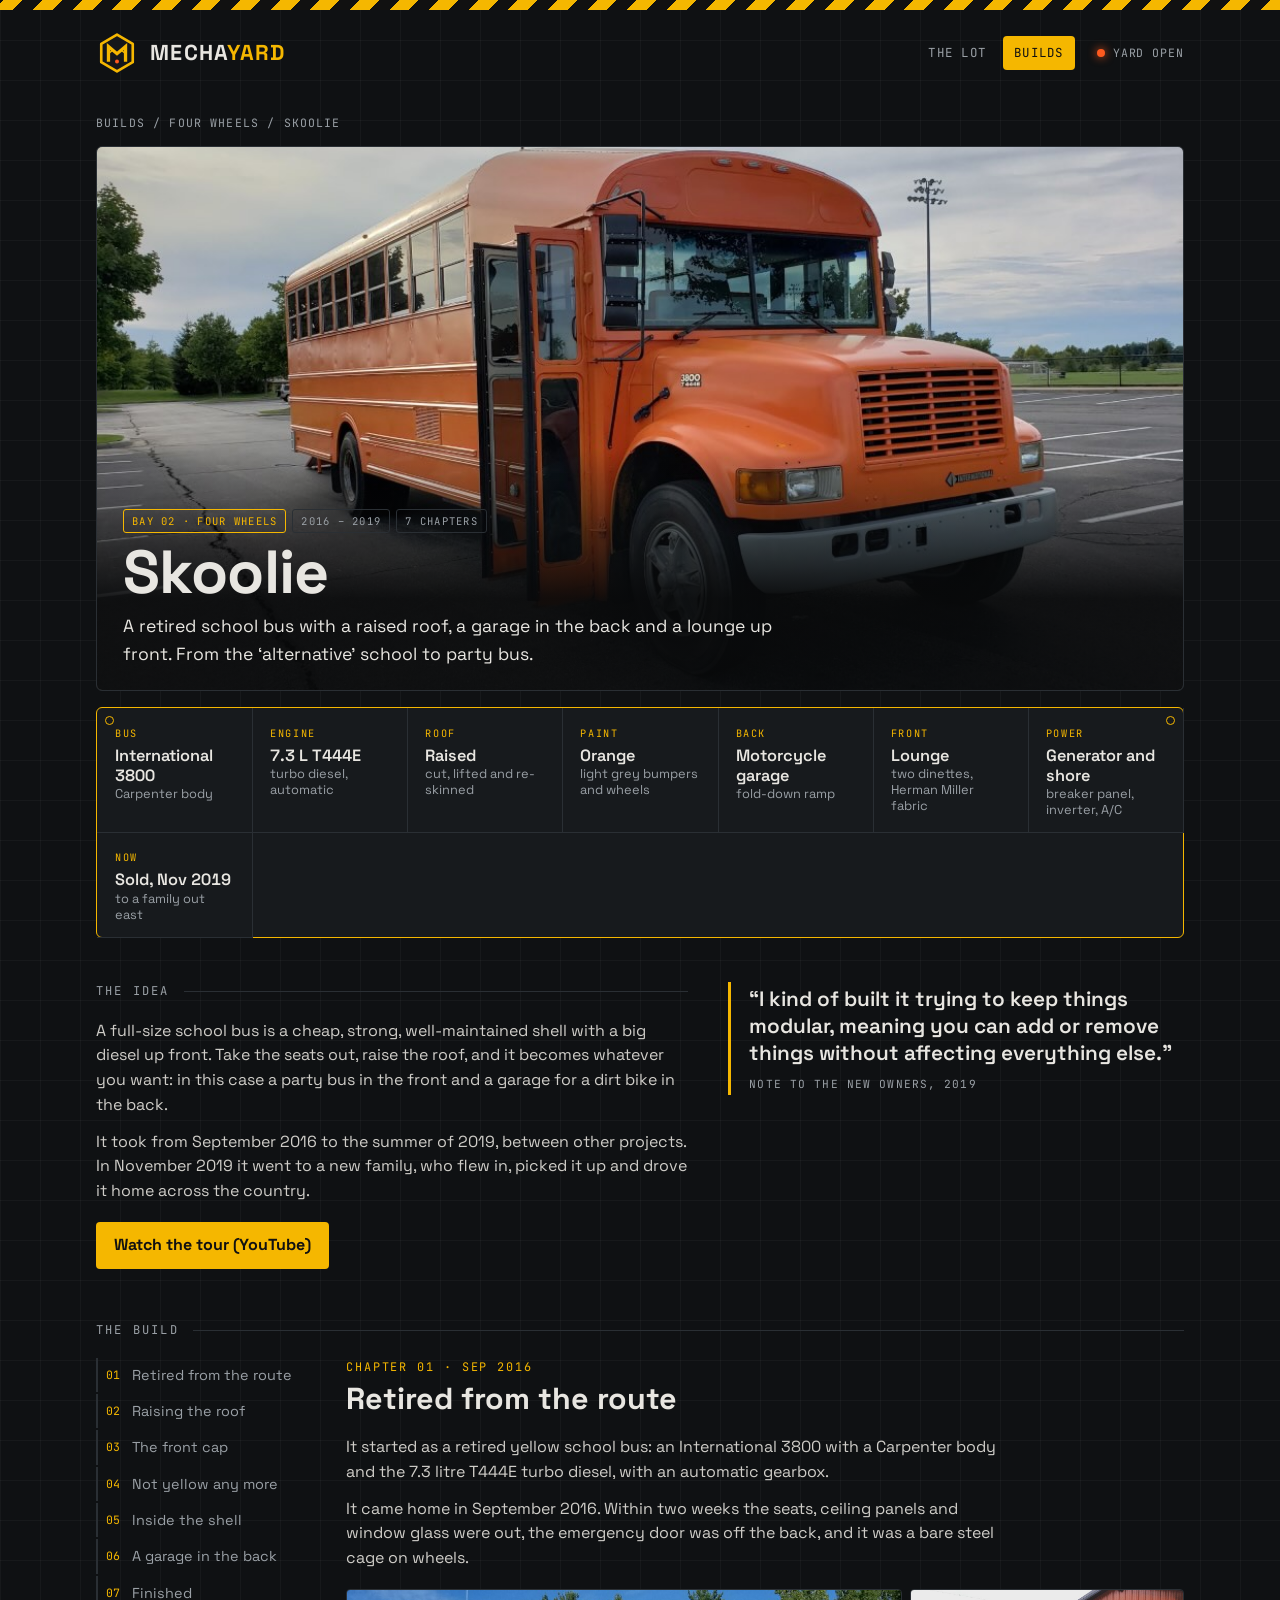
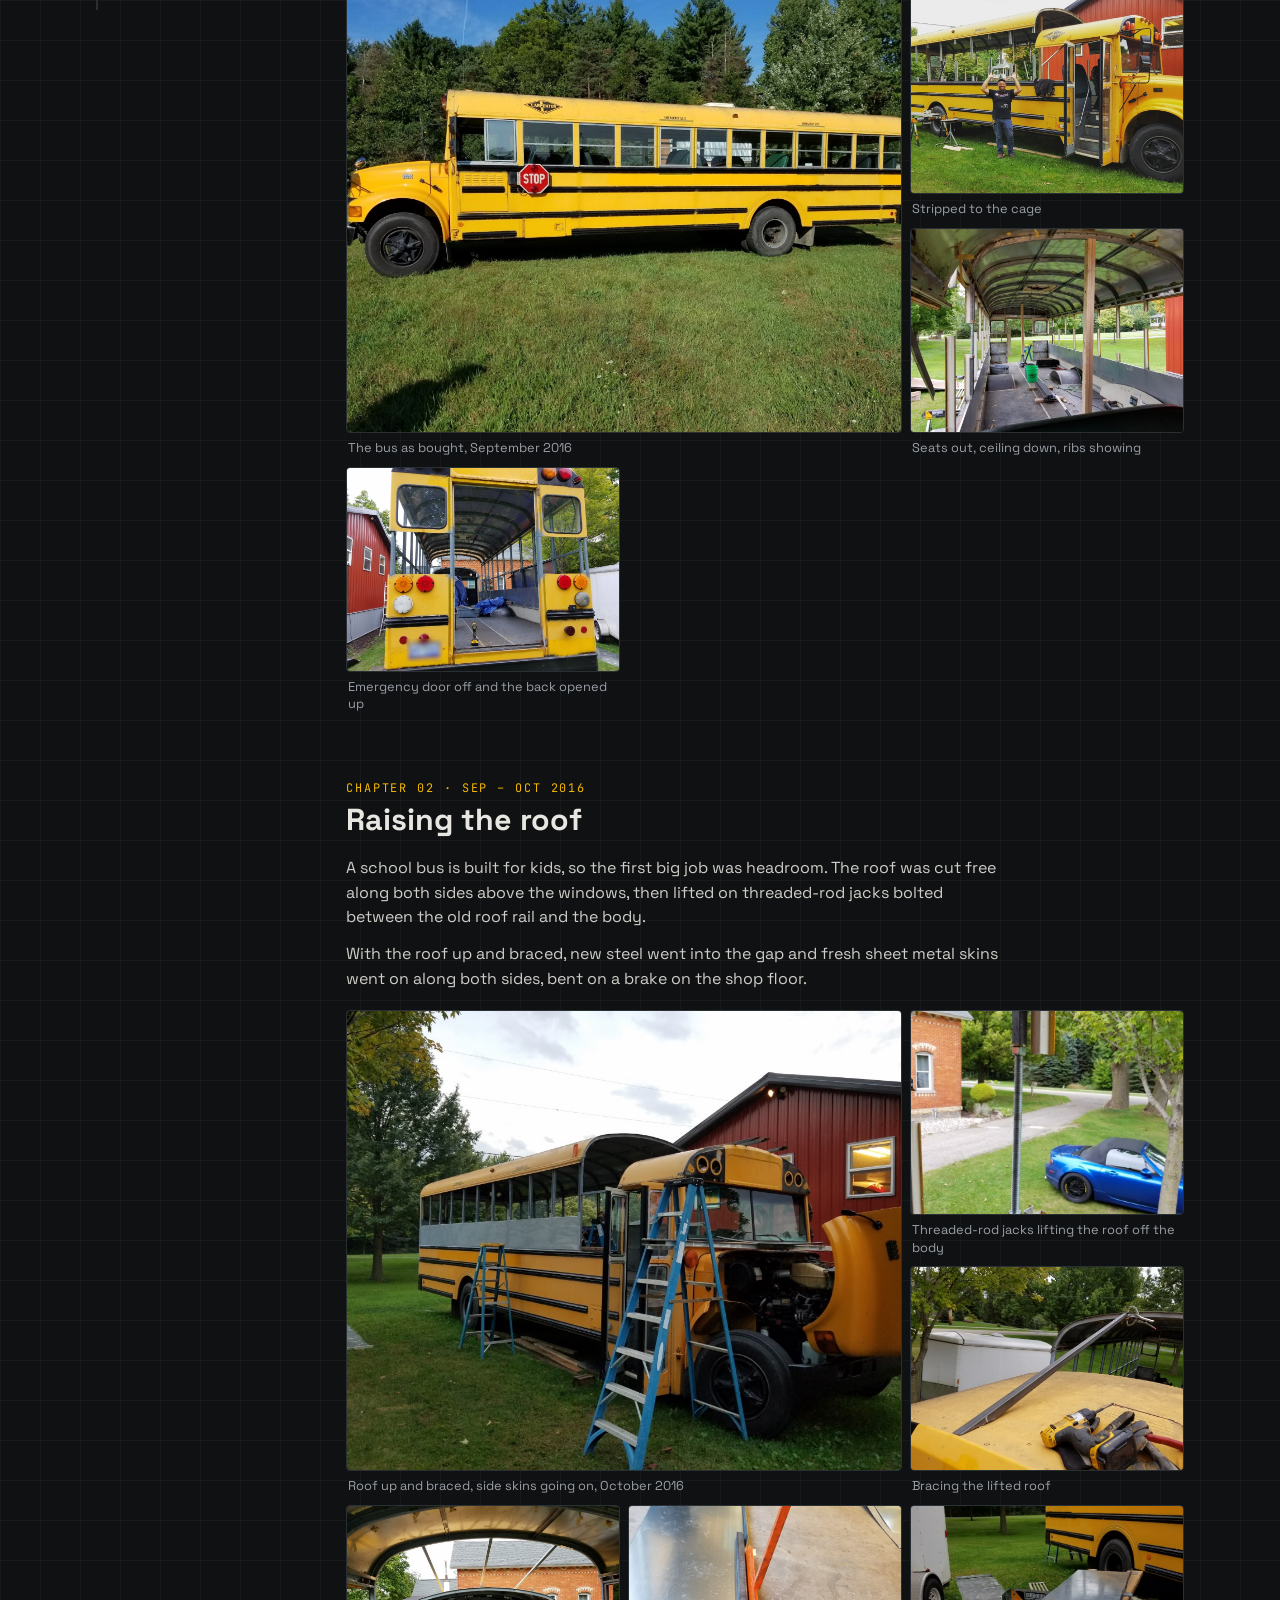
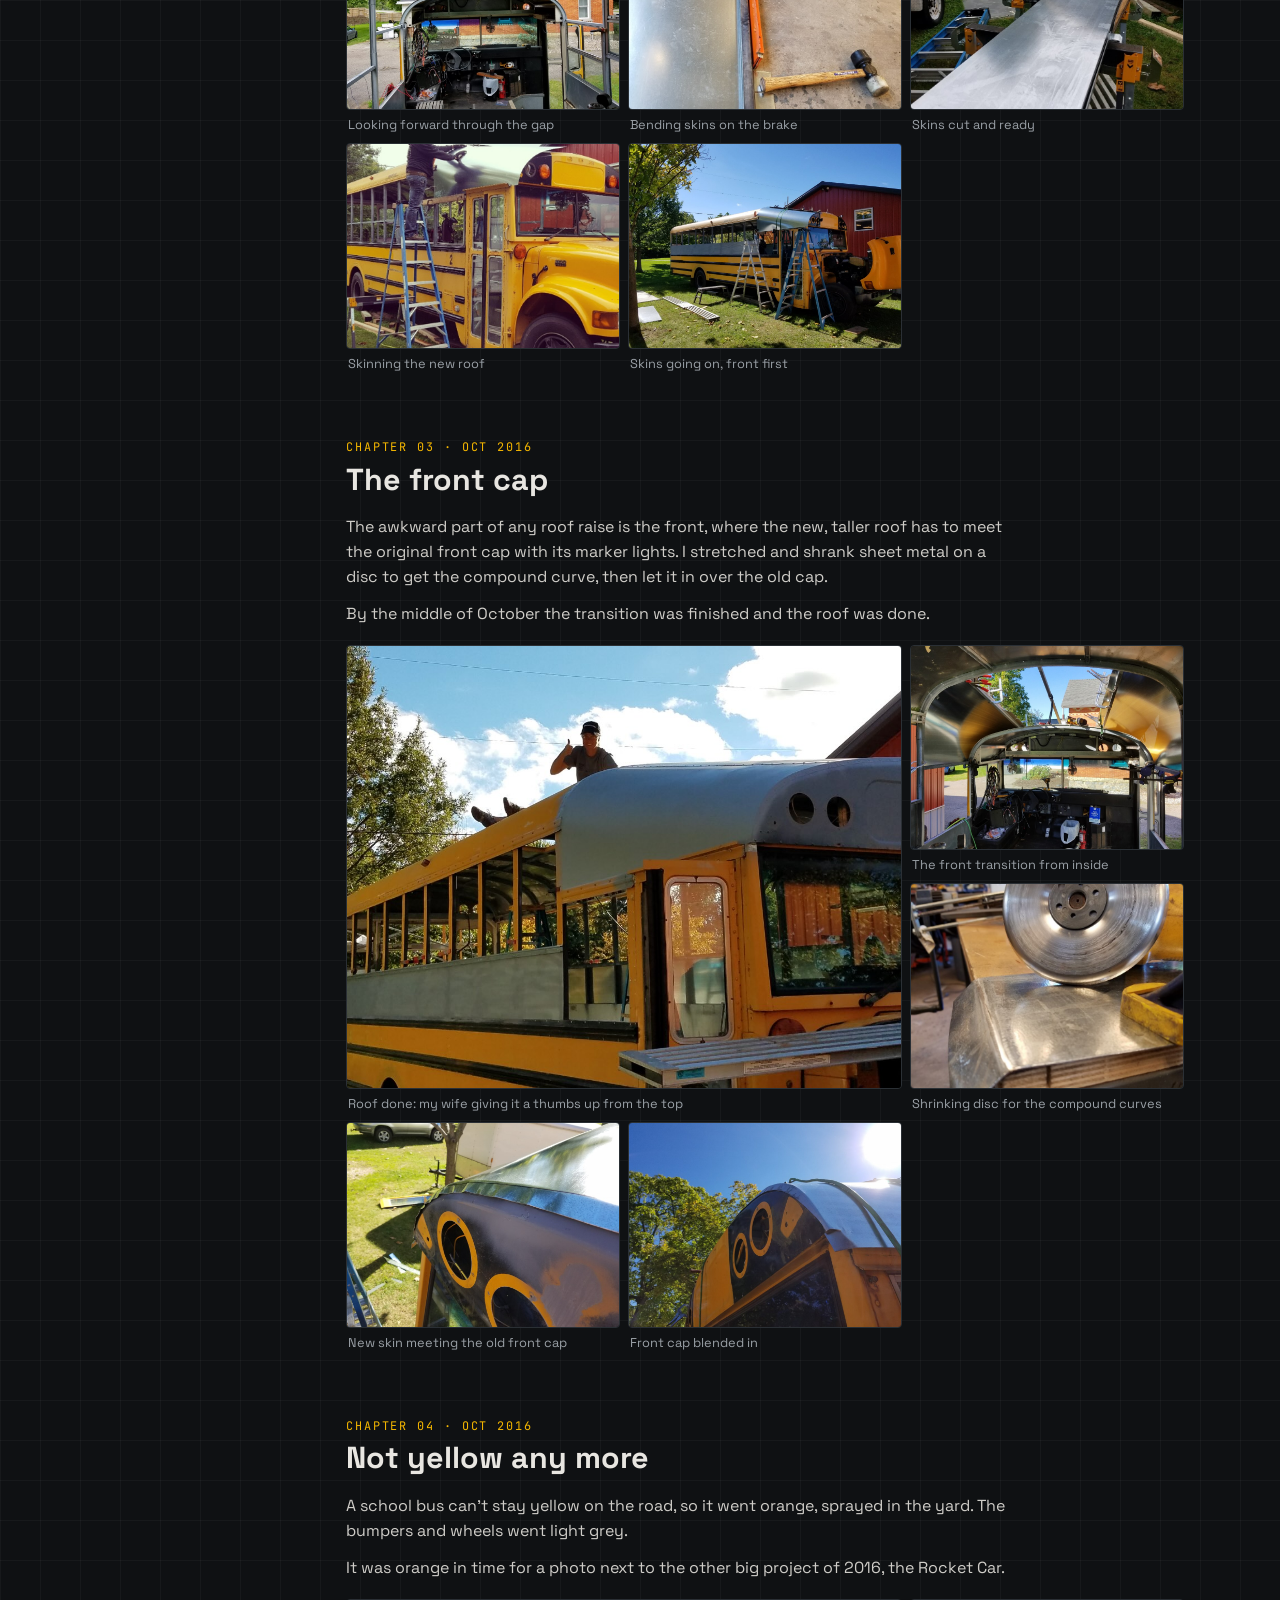
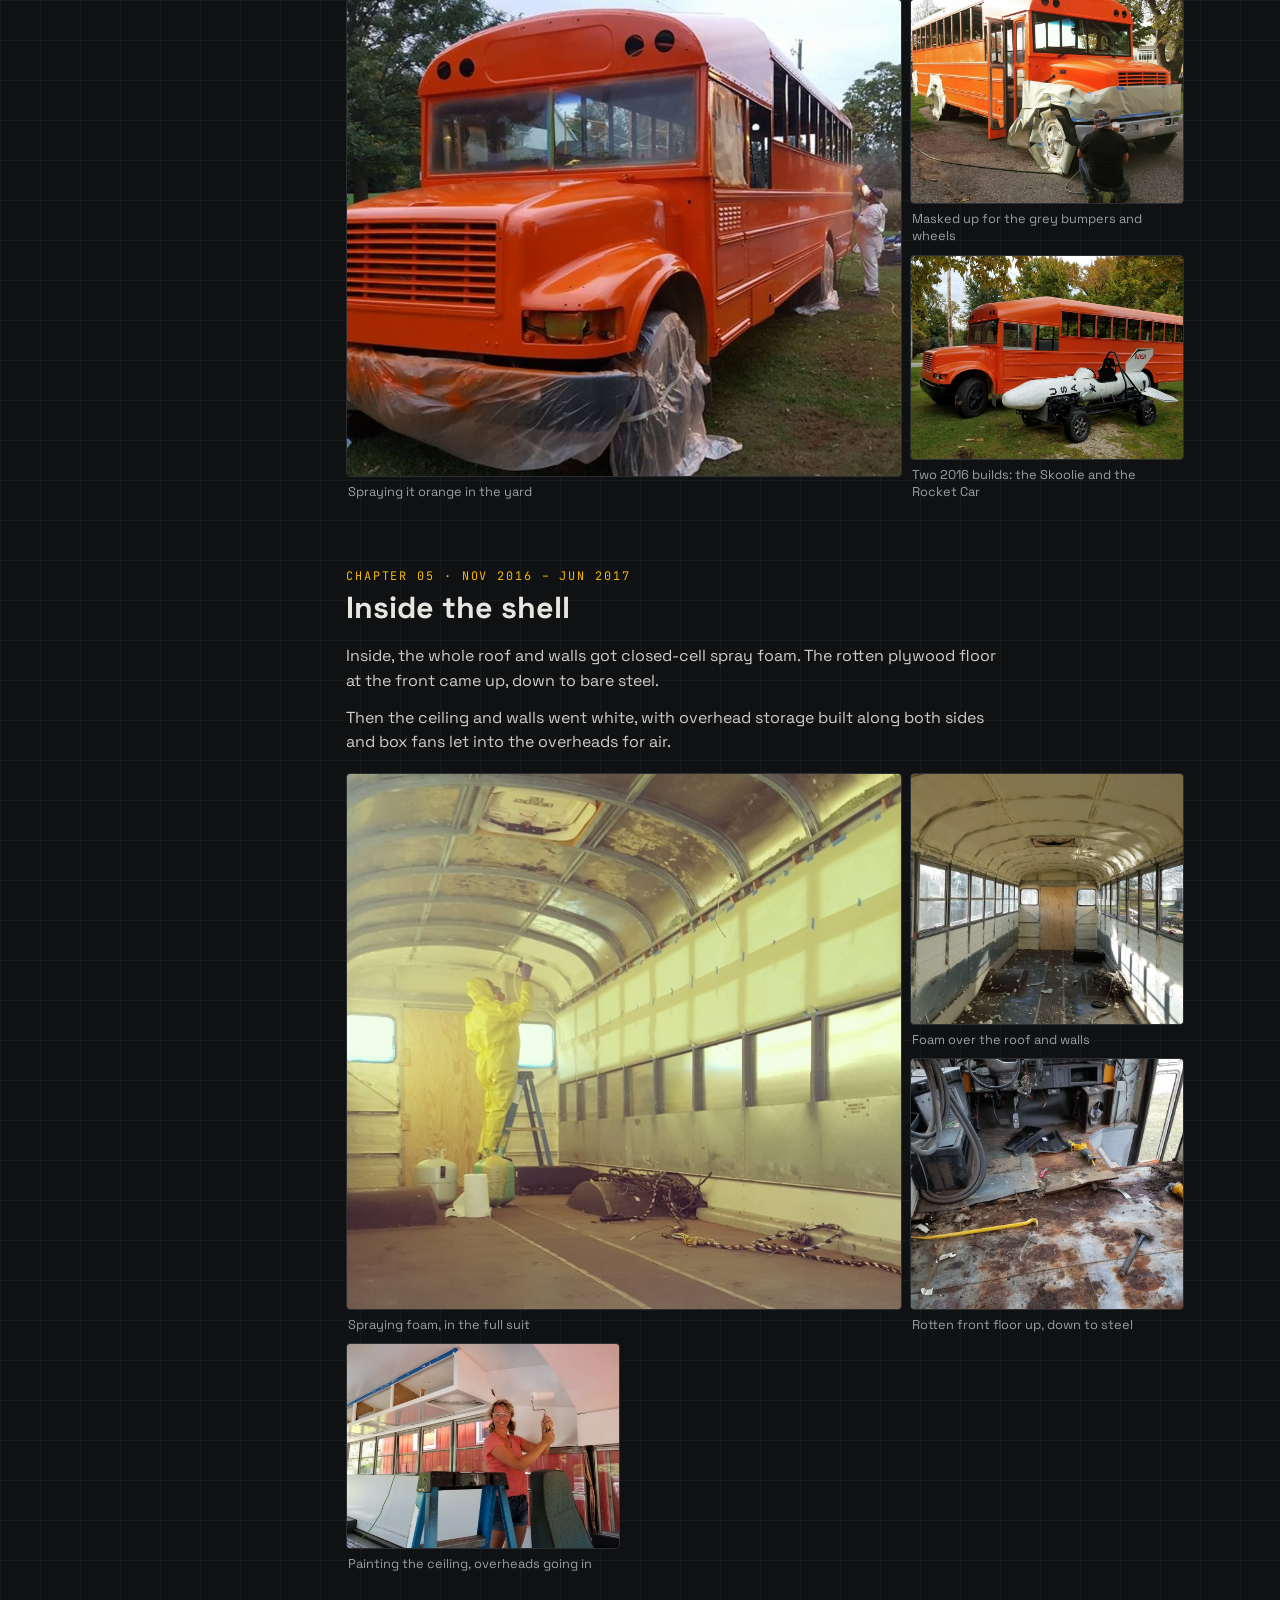
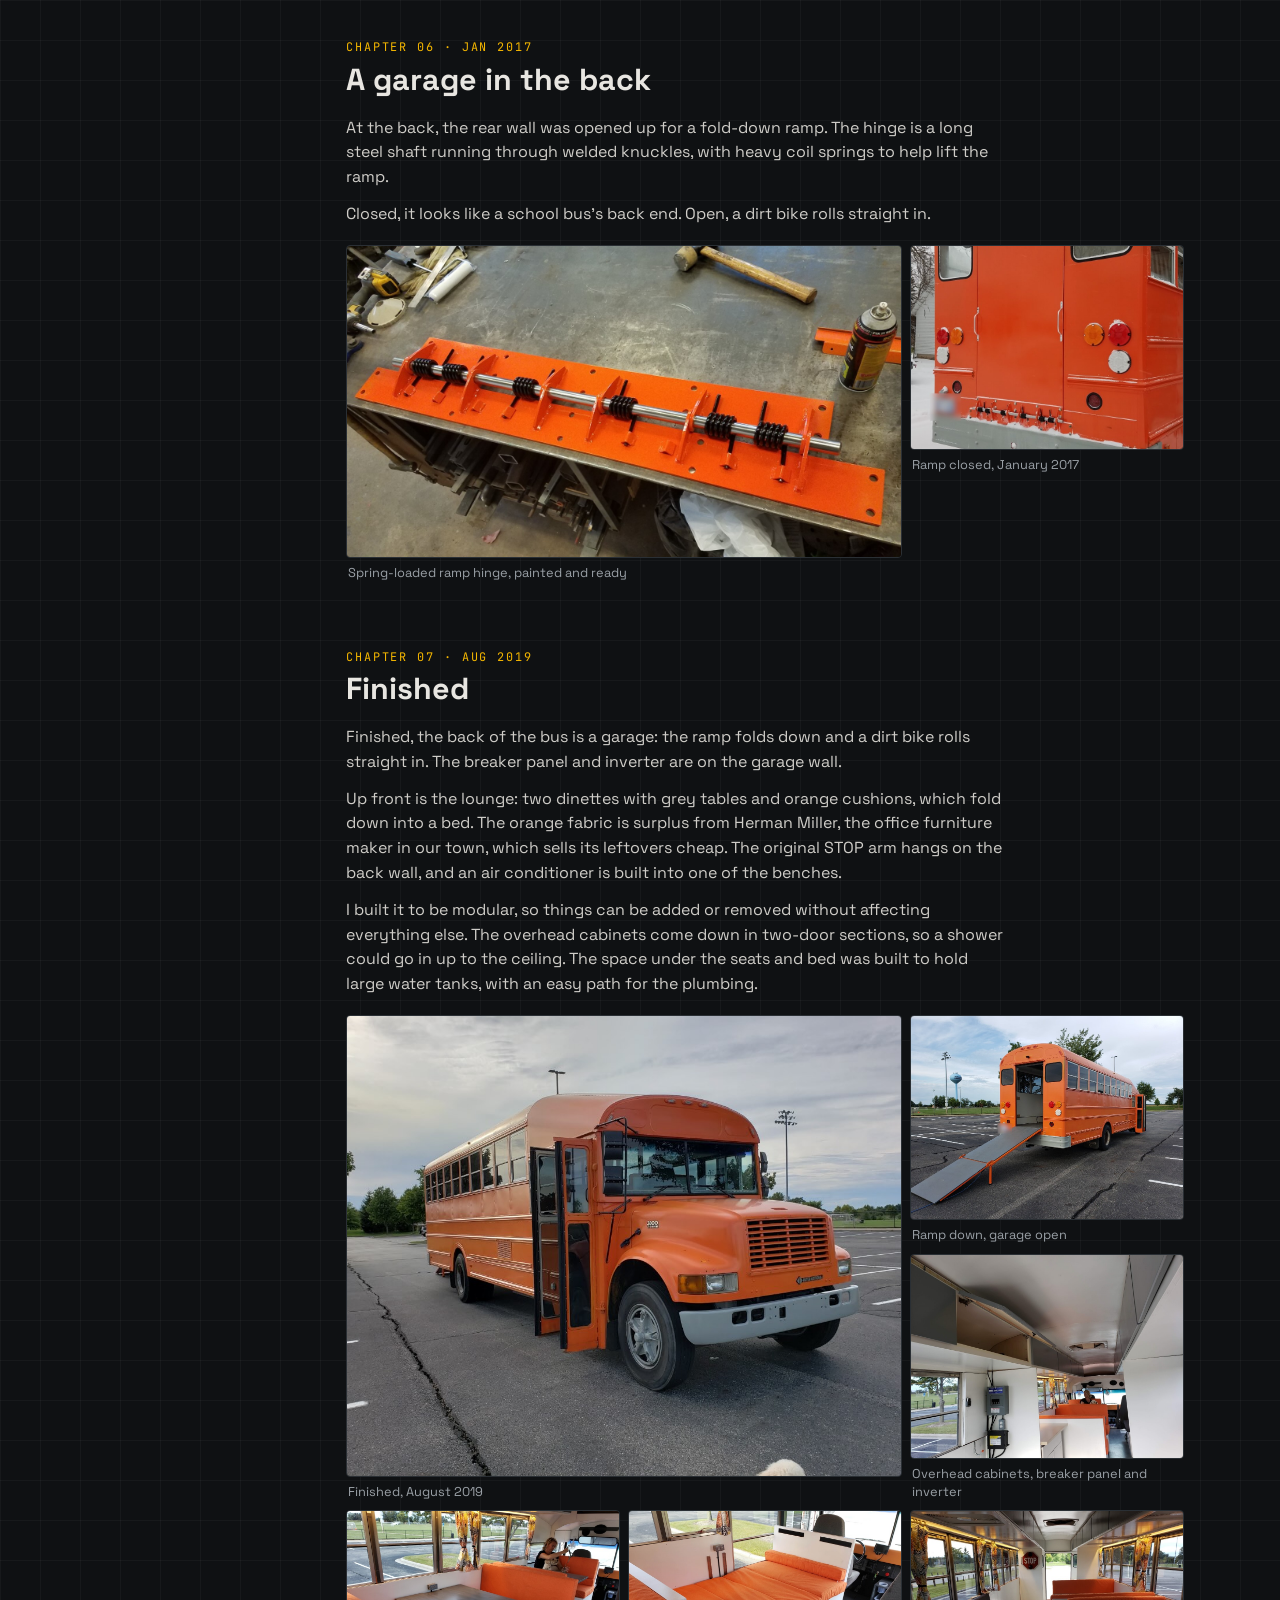
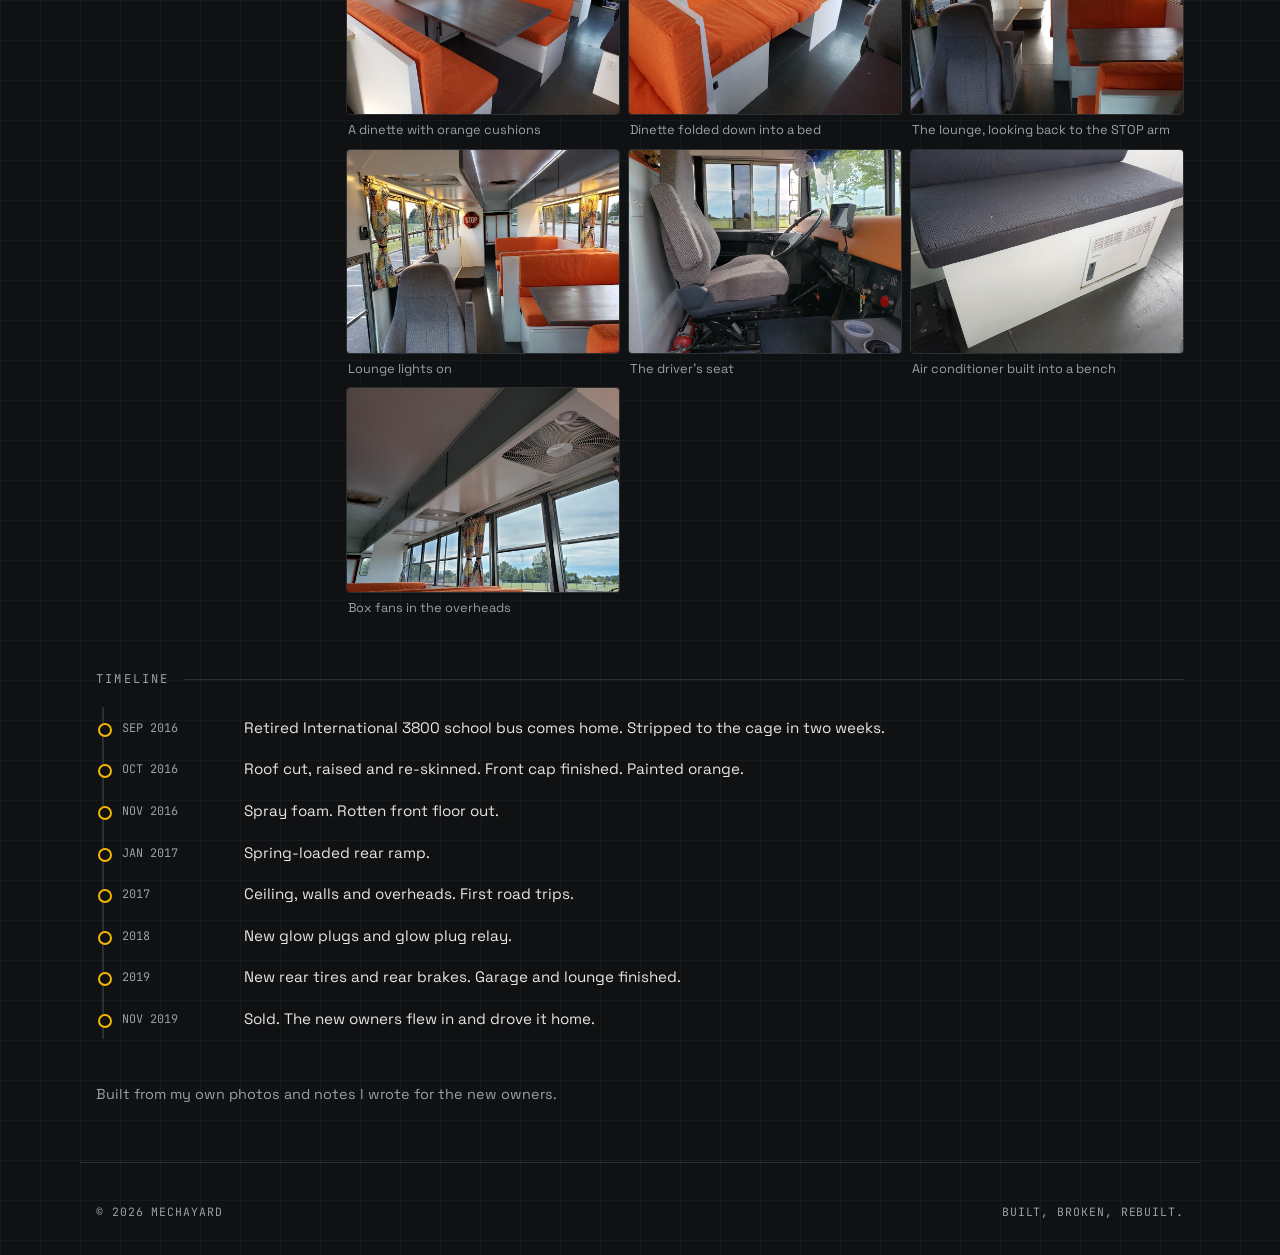
<file: builds/skoolie/index.html>
<!DOCTYPE html>
<html lang="en">
<head>
<meta charset="utf-8">
<meta name="viewport" content="width=device-width, initial-scale=1">
<title>Skoolie — Mechayard</title>
<meta name="description" content="A retired International 3800 school bus with a raised roof, orange paint, a rear motorcycle garage and a lounge up front. Built 2016 to 2019, then sold to a new family.">
<meta property="og:title" content="Skoolie — Mechayard">
<meta property="og:description" content="A retired International 3800 school bus with a raised roof, orange paint, a rear motorcycle garage and a lounge up front. Built 2016 to 2019, then sold to a new family.">
<meta property="og:image" content="https://mechayard.com/builds/skoolie/img/finished.jpg">
<link rel="icon" href="/logo.svg" type="image/svg+xml">
<link rel="preconnect" href="https://fonts.googleapis.com">
<link rel="preconnect" href="https://fonts.gstatic.com" crossorigin>
<link href="https://fonts.googleapis.com/css2?family=Space+Grotesk:wght@400;500;600;700&family=JetBrains+Mono:wght@400;600&display=swap" rel="stylesheet">
<link rel="stylesheet" href="/assets/site.css">
</head>
<body>
<div class="hazard"></div>
<header class="site"><div class="wrap">
  <a class="brand" href="/">
    <img src="/logo.svg" alt="" width="42" height="42">
    <span class="wordmark">MECHA<span>YARD</span></span>
  </a>
  <div class="headright">
    <nav class="main" aria-label="Main">
      <a href="/">THE LOT</a>
      <a href="/builds/" class="on">BUILDS</a>
    </nav>
    <div class="status"><i></i>YARD OPEN</div>
  </div>
</div></header>
<main class="wrap">
  <div class="crumb"><a href="/builds/">BUILDS</a> / FOUR WHEELS / SKOOLIE</div>
  <div class="bhero">
    <img src="img/finished.jpg" alt="The finished orange school bus, front three-quarter view, door open">
    <div class="over">
      <div class="chips"><span class="tag y">BAY 02 · FOUR WHEELS</span><span class="tag">2016 – 2019</span><span class="tag">7 CHAPTERS</span></div>
      <h1>Skoolie</h1>
      <p class="lede" style="color:var(--text)">A retired school bus with a raised roof, a garage in the back and a lounge up front. From the ‘alternative’ school to party bus.</p>
    </div>
  </div>

  <dl class="plate">
    <div><dt>BUS</dt><dd>International 3800<small>Carpenter body</small></dd></div>
    <div><dt>ENGINE</dt><dd>7.3 L T444E<small>turbo diesel, automatic</small></dd></div>
    <div><dt>ROOF</dt><dd>Raised<small>cut, lifted and re-skinned</small></dd></div>
    <div><dt>PAINT</dt><dd>Orange<small>light grey bumpers and wheels</small></dd></div>
    <div><dt>BACK</dt><dd>Motorcycle garage<small>fold-down ramp</small></dd></div>
    <div><dt>FRONT</dt><dd>Lounge<small>two dinettes, Herman Miller fabric</small></dd></div>
    <div><dt>POWER</dt><dd>Generator and shore<small>breaker panel, inverter, A/C</small></dd></div>
    <div><dt>NOW</dt><dd>Sold, Nov 2019<small>to a family out east</small></dd></div>
  </dl>

  <section class="why">
    <div class="prose">
      <div class="section-label" style="margin-top:0">THE IDEA</div>
      <p>A full-size school bus is a cheap, strong, well-maintained shell with a big diesel up front. Take the seats out, raise the roof, and it becomes whatever you want: in this case a party bus in the front and a garage for a dirt bike in the back.</p>
      <p>It took from September 2016 to the summer of 2019, between other projects. In November 2019 it went to a new family, who flew in, picked it up and drove it home across the country.</p>
      <div class="watch"><a class="btn" href="https://youtu.be/ptbAebMRrJ8">Watch the tour (YouTube)</a></div>
    </div>
    <blockquote class="pull">“I kind of built it trying to keep things modular, meaning you can add or remove things without affecting everything else.”<cite>NOTE TO THE NEW OWNERS, 2019</cite></blockquote>
  </section>

  <div class="section-label">THE BUILD</div>
  <div class="story">
    <nav class="rail" aria-label="Chapters">
      <a href="#ch-1"><b>01</b><span>Retired from the route</span></a>
      <a href="#ch-2"><b>02</b><span>Raising the roof</span></a>
      <a href="#ch-3"><b>03</b><span>The front cap</span></a>
      <a href="#ch-4"><b>04</b><span>Not yellow any more</span></a>
      <a href="#ch-5"><b>05</b><span>Inside the shell</span></a>
      <a href="#ch-6"><b>06</b><span>A garage in the back</span></a>
      <a href="#ch-7"><b>07</b><span>Finished</span></a>
    </nav>
    <div class="chapters">
      <section class="ch" id="ch-1">
        <div class="ch-head"><span class="ch-no">CHAPTER 01 · SEP 2016</span><h2>Retired from the route</h2></div>
        <div class="prose">
          <p>It started as a retired yellow school bus: an International 3800 with a Carpenter body and the 7.3 litre T444E turbo diesel, with an automatic gearbox.</p>
          <p>It came home in September 2016. Within two weeks the seats, ceiling panels and window glass were out, the emergency door was off the back, and it was a bare steel cage on wheels.</p>
        </div>
        <div class="shots">
          <figure class="w"><button type="button" data-img="img/as-bought.jpg" data-cap="The bus as bought, September 2016" aria-label="Enlarge: The bus as bought, September 2016"><img src="img/as-bought.jpg" alt="The bus as bought, September 2016" loading="lazy"></button><figcaption>The bus as bought, September 2016</figcaption></figure>
          <figure><button type="button" data-img="img/stripped.jpg" data-cap="Stripped to the cage" aria-label="Enlarge: Stripped to the cage"><img src="img/stripped.jpg" alt="Stripped to the cage" loading="lazy"></button><figcaption>Stripped to the cage</figcaption></figure>
          <figure><button type="button" data-img="img/gutted.jpg" data-cap="Seats out, ceiling down, ribs showing" aria-label="Enlarge: Seats out, ceiling down, ribs showing"><img src="img/gutted.jpg" alt="Seats out, ceiling down, ribs showing" loading="lazy"></button><figcaption>Seats out, ceiling down, ribs showing</figcaption></figure>
          <figure><button type="button" data-img="img/rear-open.jpg" data-cap="Emergency door off and the back opened up" aria-label="Enlarge: Emergency door off and the back opened up"><img src="img/rear-open.jpg" alt="Emergency door off and the back opened up" loading="lazy"></button><figcaption>Emergency door off and the back opened up</figcaption></figure>
        </div>
      </section>
      <section class="ch" id="ch-2">
        <div class="ch-head"><span class="ch-no">CHAPTER 02 · SEP – OCT 2016</span><h2>Raising the roof</h2></div>
        <div class="prose">
          <p>A school bus is built for kids, so the first big job was headroom. The roof was cut free along both sides above the windows, then lifted on threaded-rod jacks bolted between the old roof rail and the body.</p>
          <p>With the roof up and braced, new steel went into the gap and fresh sheet metal skins went on along both sides, bent on a brake on the shop floor.</p>
        </div>
        <div class="shots">
          <figure class="w"><button type="button" data-img="img/roof-raised.jpg" data-cap="Roof up and braced, side skins going on, October 2016" aria-label="Enlarge: Roof up and braced, side skins going on, October 2016"><img src="img/roof-raised.jpg" alt="Roof up and braced, side skins going on, October 2016" loading="lazy"></button><figcaption>Roof up and braced, side skins going on, October 2016</figcaption></figure>
          <figure><button type="button" data-img="img/roof-jacks.jpg" data-cap="Threaded-rod jacks lifting the roof off the body" aria-label="Enlarge: Threaded-rod jacks lifting the roof off the body"><img src="img/roof-jacks.jpg" alt="Threaded-rod jacks lifting the roof off the body" loading="lazy"></button><figcaption>Threaded-rod jacks lifting the roof off the body</figcaption></figure>
          <figure><button type="button" data-img="img/roof-brace.jpg" data-cap="Bracing the lifted roof" aria-label="Enlarge: Bracing the lifted roof"><img src="img/roof-brace.jpg" alt="Bracing the lifted roof" loading="lazy"></button><figcaption>Bracing the lifted roof</figcaption></figure>
          <figure><button type="button" data-img="img/roof-forward.jpg" data-cap="Looking forward through the gap" aria-label="Enlarge: Looking forward through the gap"><img src="img/roof-forward.jpg" alt="Looking forward through the gap" loading="lazy"></button><figcaption>Looking forward through the gap</figcaption></figure>
          <figure><button type="button" data-img="img/sheet-brake.jpg" data-cap="Bending skins on the brake" aria-label="Enlarge: Bending skins on the brake"><img src="img/sheet-brake.jpg" alt="Bending skins on the brake" loading="lazy"></button><figcaption>Bending skins on the brake</figcaption></figure>
          <figure><button type="button" data-img="img/sheet-stack.jpg" data-cap="Skins cut and ready" aria-label="Enlarge: Skins cut and ready"><img src="img/sheet-stack.jpg" alt="Skins cut and ready" loading="lazy"></button><figcaption>Skins cut and ready</figcaption></figure>
          <figure><button type="button" data-img="img/roof-skin.jpg" data-cap="Skinning the new roof" aria-label="Enlarge: Skinning the new roof"><img src="img/roof-skin.jpg" alt="Skinning the new roof" loading="lazy"></button><figcaption>Skinning the new roof</figcaption></figure>
          <figure><button type="button" data-img="img/roof-skins-on.jpg" data-cap="Skins going on, front first" aria-label="Enlarge: Skins going on, front first"><img src="img/roof-skins-on.jpg" alt="Skins going on, front first" loading="lazy"></button><figcaption>Skins going on, front first</figcaption></figure>
        </div>
      </section>
      <section class="ch" id="ch-3">
        <div class="ch-head"><span class="ch-no">CHAPTER 03 · OCT 2016</span><h2>The front cap</h2></div>
        <div class="prose">
          <p>The awkward part of any roof raise is the front, where the new, taller roof has to meet the original front cap with its marker lights. I stretched and shrank sheet metal on a disc to get the compound curve, then let it in over the old cap.</p>
          <p>By the middle of October the transition was finished and the roof was done.</p>
        </div>
        <div class="shots">
          <figure class="w"><button type="button" data-img="img/roof-thumbs.jpg" data-cap="Roof done: my wife giving it a thumbs up from the top" aria-label="Enlarge: Roof done: my wife giving it a thumbs up from the top"><img src="img/roof-thumbs.jpg" alt="Roof done: my wife giving it a thumbs up from the top" loading="lazy"></button><figcaption>Roof done: my wife giving it a thumbs up from the top</figcaption></figure>
          <figure><button type="button" data-img="img/front-inside.jpg" data-cap="The front transition from inside" aria-label="Enlarge: The front transition from inside"><img src="img/front-inside.jpg" alt="The front transition from inside" loading="lazy"></button><figcaption>The front transition from inside</figcaption></figure>
          <figure><button type="button" data-img="img/shrinker.jpg" data-cap="Shrinking disc for the compound curves" aria-label="Enlarge: Shrinking disc for the compound curves"><img src="img/shrinker.jpg" alt="Shrinking disc for the compound curves" loading="lazy"></button><figcaption>Shrinking disc for the compound curves</figcaption></figure>
          <figure><button type="button" data-img="img/front-cap.jpg" data-cap="New skin meeting the old front cap" aria-label="Enlarge: New skin meeting the old front cap"><img src="img/front-cap.jpg" alt="New skin meeting the old front cap" loading="lazy"></button><figcaption>New skin meeting the old front cap</figcaption></figure>
          <figure><button type="button" data-img="img/front-cap-sun.jpg" data-cap="Front cap blended in" aria-label="Enlarge: Front cap blended in"><img src="img/front-cap-sun.jpg" alt="Front cap blended in" loading="lazy"></button><figcaption>Front cap blended in</figcaption></figure>
        </div>
      </section>
      <section class="ch" id="ch-4">
        <div class="ch-head"><span class="ch-no">CHAPTER 04 · OCT 2016</span><h2>Not yellow any more</h2></div>
        <div class="prose">
          <p>A school bus can’t stay yellow on the road, so it went orange, sprayed in the yard. The bumpers and wheels went light grey.</p>
          <p>It was orange in time for a photo next to the other big project of 2016, the Rocket Car.</p>
        </div>
        <div class="shots">
          <figure class="w"><button type="button" data-img="img/painting.jpg" data-cap="Spraying it orange in the yard" aria-label="Enlarge: Spraying it orange in the yard"><img src="img/painting.jpg" alt="Spraying it orange in the yard" loading="lazy"></button><figcaption>Spraying it orange in the yard</figcaption></figure>
          <figure><button type="button" data-img="img/paint-mask.jpg" data-cap="Masked up for the grey bumpers and wheels" aria-label="Enlarge: Masked up for the grey bumpers and wheels"><img src="img/paint-mask.jpg" alt="Masked up for the grey bumpers and wheels" loading="lazy"></button><figcaption>Masked up for the grey bumpers and wheels</figcaption></figure>
          <figure><button type="button" data-img="img/with-rocket.jpg" data-cap="Two 2016 builds: the Skoolie and the Rocket Car" aria-label="Enlarge: Two 2016 builds: the Skoolie and the Rocket Car"><img src="img/with-rocket.jpg" alt="Two 2016 builds: the Skoolie and the Rocket Car" loading="lazy"></button><figcaption>Two 2016 builds: the Skoolie and the Rocket Car</figcaption></figure>
        </div>
      </section>
      <section class="ch" id="ch-5">
        <div class="ch-head"><span class="ch-no">CHAPTER 05 · NOV 2016 – JUN 2017</span><h2>Inside the shell</h2></div>
        <div class="prose">
          <p>Inside, the whole roof and walls got closed-cell spray foam. The rotten plywood floor at the front came up, down to bare steel.</p>
          <p>Then the ceiling and walls went white, with overhead storage built along both sides and box fans let into the overheads for air.</p>
        </div>
        <div class="shots">
          <figure class="w"><button type="button" data-img="img/foam-spray.jpg" data-cap="Spraying foam, in the full suit" aria-label="Enlarge: Spraying foam, in the full suit"><img src="img/foam-spray.jpg" alt="Spraying foam, in the full suit" loading="lazy"></button><figcaption>Spraying foam, in the full suit</figcaption></figure>
          <figure><button type="button" data-img="img/foam-done.jpg" data-cap="Foam over the roof and walls" aria-label="Enlarge: Foam over the roof and walls"><img src="img/foam-done.jpg" alt="Foam over the roof and walls" loading="lazy"></button><figcaption>Foam over the roof and walls</figcaption></figure>
          <figure><button type="button" data-img="img/floor-rot.jpg" data-cap="Rotten front floor up, down to steel" aria-label="Enlarge: Rotten front floor up, down to steel"><img src="img/floor-rot.jpg" alt="Rotten front floor up, down to steel" loading="lazy"></button><figcaption>Rotten front floor up, down to steel</figcaption></figure>
          <figure><button type="button" data-img="img/ceiling-paint.jpg" data-cap="Painting the ceiling, overheads going in" aria-label="Enlarge: Painting the ceiling, overheads going in"><img src="img/ceiling-paint.jpg" alt="Painting the ceiling, overheads going in" loading="lazy"></button><figcaption>Painting the ceiling, overheads going in</figcaption></figure>
        </div>
      </section>
      <section class="ch" id="ch-6">
        <div class="ch-head"><span class="ch-no">CHAPTER 06 · JAN 2017</span><h2>A garage in the back</h2></div>
        <div class="prose">
          <p>At the back, the rear wall was opened up for a fold-down ramp. The hinge is a long steel shaft running through welded knuckles, with heavy coil springs to help lift the ramp.</p>
          <p>Closed, it looks like a school bus’s back end. Open, a dirt bike rolls straight in.</p>
        </div>
        <div class="shots">
          <figure class="w"><button type="button" data-img="img/ramp-hinge.jpg" data-cap="Spring-loaded ramp hinge, painted and ready" aria-label="Enlarge: Spring-loaded ramp hinge, painted and ready"><img src="img/ramp-hinge.jpg" alt="Spring-loaded ramp hinge, painted and ready" loading="lazy"></button><figcaption>Spring-loaded ramp hinge, painted and ready</figcaption></figure>
          <figure><button type="button" data-img="img/rear-snow.jpg" data-cap="Ramp closed, January 2017" aria-label="Enlarge: Ramp closed, January 2017"><img src="img/rear-snow.jpg" alt="Ramp closed, January 2017" loading="lazy"></button><figcaption>Ramp closed, January 2017</figcaption></figure>
        </div>
      </section>
      <section class="ch" id="ch-7">
        <div class="ch-head"><span class="ch-no">CHAPTER 07 · AUG 2019</span><h2>Finished</h2></div>
        <div class="prose">
          <p>Finished, the back of the bus is a garage: the ramp folds down and a dirt bike rolls straight in. The breaker panel and inverter are on the garage wall.</p>
          <p>Up front is the lounge: two dinettes with grey tables and orange cushions, which fold down into a bed. The orange fabric is surplus from Herman Miller, the office furniture maker in our town, which sells its leftovers cheap. The original STOP arm hangs on the back wall, and an air conditioner is built into one of the benches.</p>
          <p>I built it to be modular, so things can be added or removed without affecting everything else. The overhead cabinets come down in two-door sections, so a shower could go in up to the ceiling. The space under the seats and bed was built to hold large water tanks, with an easy path for the plumbing.</p>
        </div>
        <div class="shots">
          <figure class="w"><button type="button" data-img="img/finished.jpg" data-cap="Finished, August 2019" aria-label="Enlarge: Finished, August 2019"><img src="img/finished.jpg" alt="Finished, August 2019" loading="lazy"></button><figcaption>Finished, August 2019</figcaption></figure>
          <figure><button type="button" data-img="img/ramp.jpg" data-cap="Ramp down, garage open" aria-label="Enlarge: Ramp down, garage open"><img src="img/ramp.jpg" alt="Ramp down, garage open" loading="lazy"></button><figcaption>Ramp down, garage open</figcaption></figure>
          <figure><button type="button" data-img="img/overheads.jpg" data-cap="Overhead cabinets, breaker panel and inverter" aria-label="Enlarge: Overhead cabinets, breaker panel and inverter"><img src="img/overheads.jpg" alt="Overhead cabinets, breaker panel and inverter" loading="lazy"></button><figcaption>Overhead cabinets, breaker panel and inverter</figcaption></figure>
          <figure><button type="button" data-img="img/dinette.jpg" data-cap="A dinette with orange cushions" aria-label="Enlarge: A dinette with orange cushions"><img src="img/dinette.jpg" alt="A dinette with orange cushions" loading="lazy"></button><figcaption>A dinette with orange cushions</figcaption></figure>
          <figure><button type="button" data-img="img/bed.jpg" data-cap="Dinette folded down into a bed" aria-label="Enlarge: Dinette folded down into a bed"><img src="img/bed.jpg" alt="Dinette folded down into a bed" loading="lazy"></button><figcaption>Dinette folded down into a bed</figcaption></figure>
          <figure><button type="button" data-img="img/lounge-back.jpg" data-cap="The lounge, looking back to the STOP arm" aria-label="Enlarge: The lounge, looking back to the STOP arm"><img src="img/lounge-back.jpg" alt="The lounge, looking back to the STOP arm" loading="lazy"></button><figcaption>The lounge, looking back to the STOP arm</figcaption></figure>
          <figure><button type="button" data-img="img/lounge.jpg" data-cap="Lounge lights on" aria-label="Enlarge: Lounge lights on"><img src="img/lounge.jpg" alt="Lounge lights on" loading="lazy"></button><figcaption>Lounge lights on</figcaption></figure>
          <figure><button type="button" data-img="img/driver.jpg" data-cap="The driver’s seat" aria-label="Enlarge: The driver’s seat"><img src="img/driver.jpg" alt="The driver’s seat" loading="lazy"></button><figcaption>The driver’s seat</figcaption></figure>
          <figure><button type="button" data-img="img/ac-bench.jpg" data-cap="Air conditioner built into a bench" aria-label="Enlarge: Air conditioner built into a bench"><img src="img/ac-bench.jpg" alt="Air conditioner built into a bench" loading="lazy"></button><figcaption>Air conditioner built into a bench</figcaption></figure>
          <figure><button type="button" data-img="img/fans.jpg" data-cap="Box fans in the overheads" aria-label="Enlarge: Box fans in the overheads"><img src="img/fans.jpg" alt="Box fans in the overheads" loading="lazy"></button><figcaption>Box fans in the overheads</figcaption></figure>
        </div>
      </section>
    </div>
  </div>

  <div class="section-label">TIMELINE</div>
  <div class="log">
    <div><time>SEP 2016</time><span>Retired International 3800 school bus comes home. Stripped to the cage in two weeks.</span></div>
    <div><time>OCT 2016</time><span>Roof cut, raised and re-skinned. Front cap finished. Painted orange.</span></div>
    <div><time>NOV 2016</time><span>Spray foam. Rotten front floor out.</span></div>
    <div><time>JAN 2017</time><span>Spring-loaded rear ramp.</span></div>
    <div><time>2017</time><span>Ceiling, walls and overheads. First road trips.</span></div>
    <div><time>2018</time><span>New glow plugs and glow plug relay.</span></div>
    <div><time>2019</time><span>New rear tires and rear brakes. Garage and lounge finished.</span></div>
    <div><time>NOV 2019</time><span>Sold. The new owners flew in and drove it home.</span></div>
  </div>

  <p class="src">Built from my own photos and notes I wrote for the new owners.</p>
</main>
<footer class="site"><div class="wrap"><span>© <span id="y">2026</span> MECHAYARD</span><span>BUILT, BROKEN, REBUILT.</span></div></footer>
<div class="lb" id="lb" hidden><img id="lbimg" alt=""><p id="lbcap"></p></div>
<script src="/assets/site.js"></script>
</body>
</html>
</file>
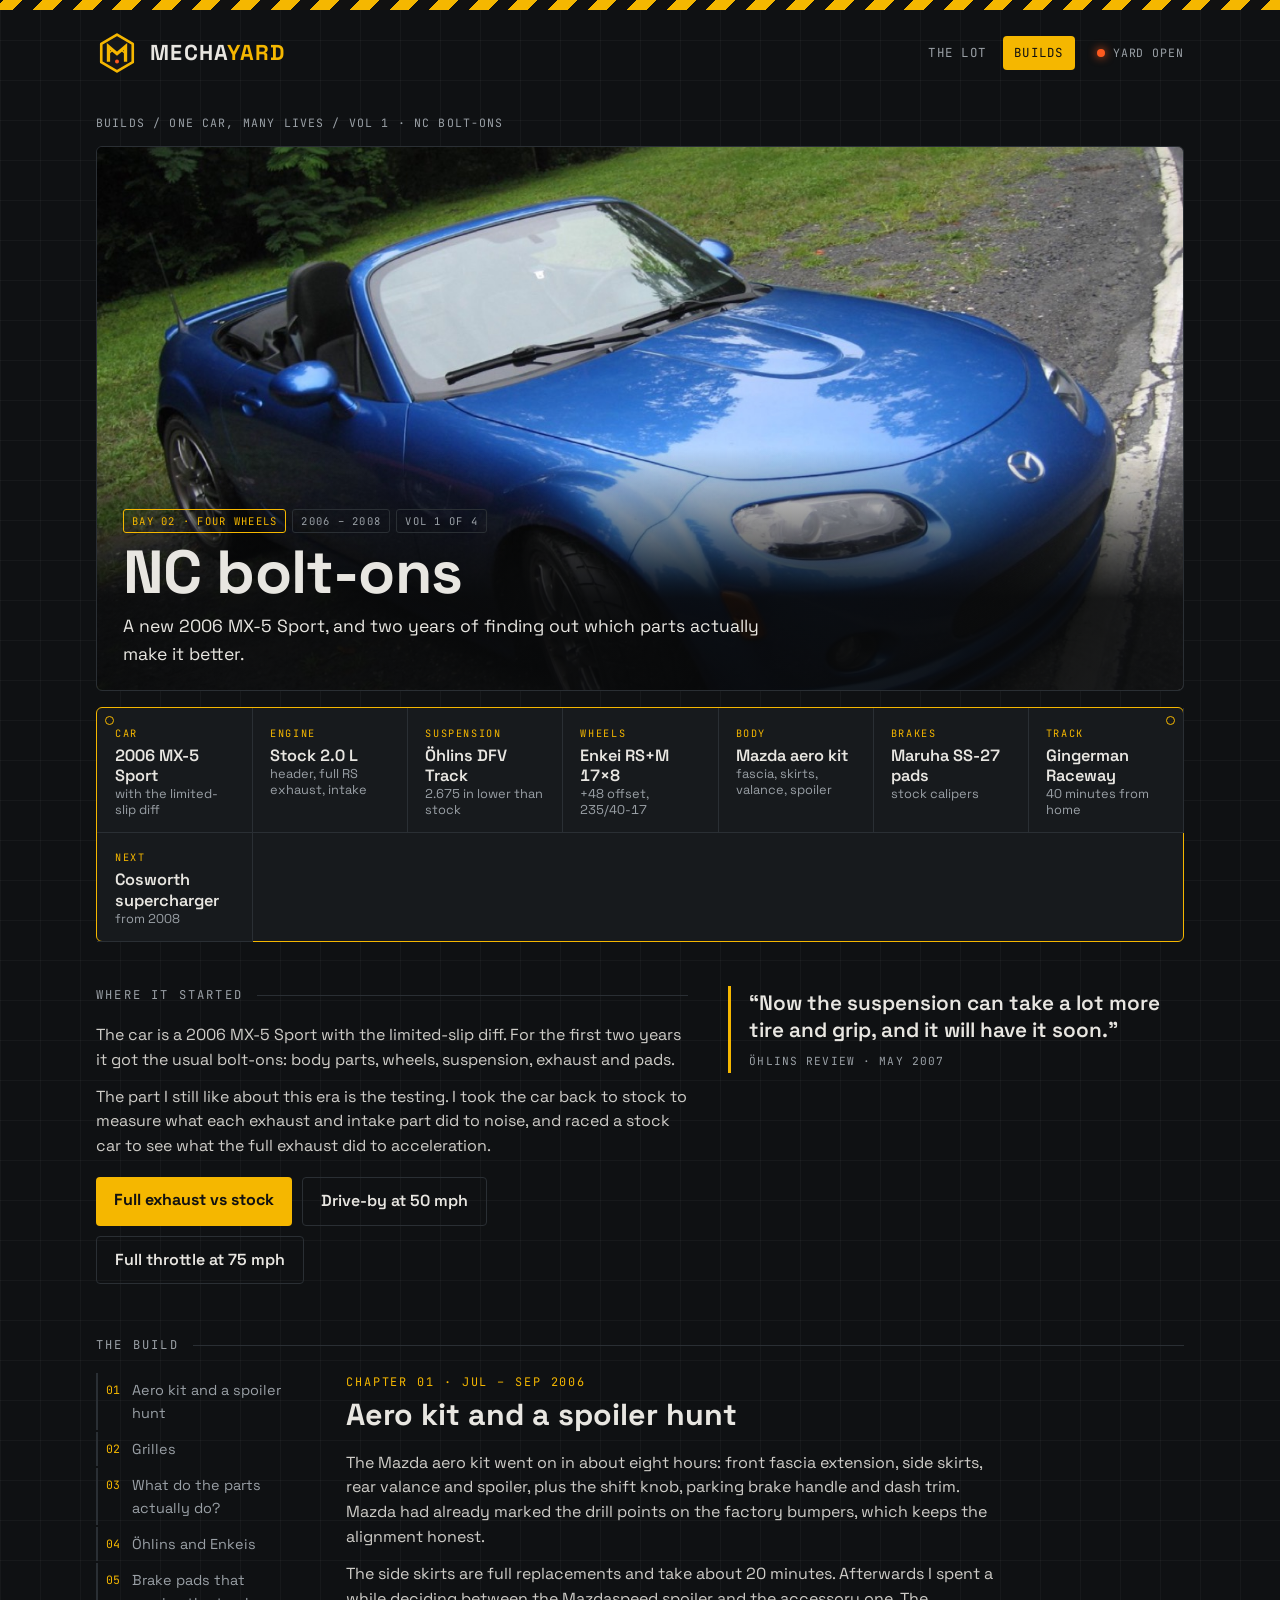
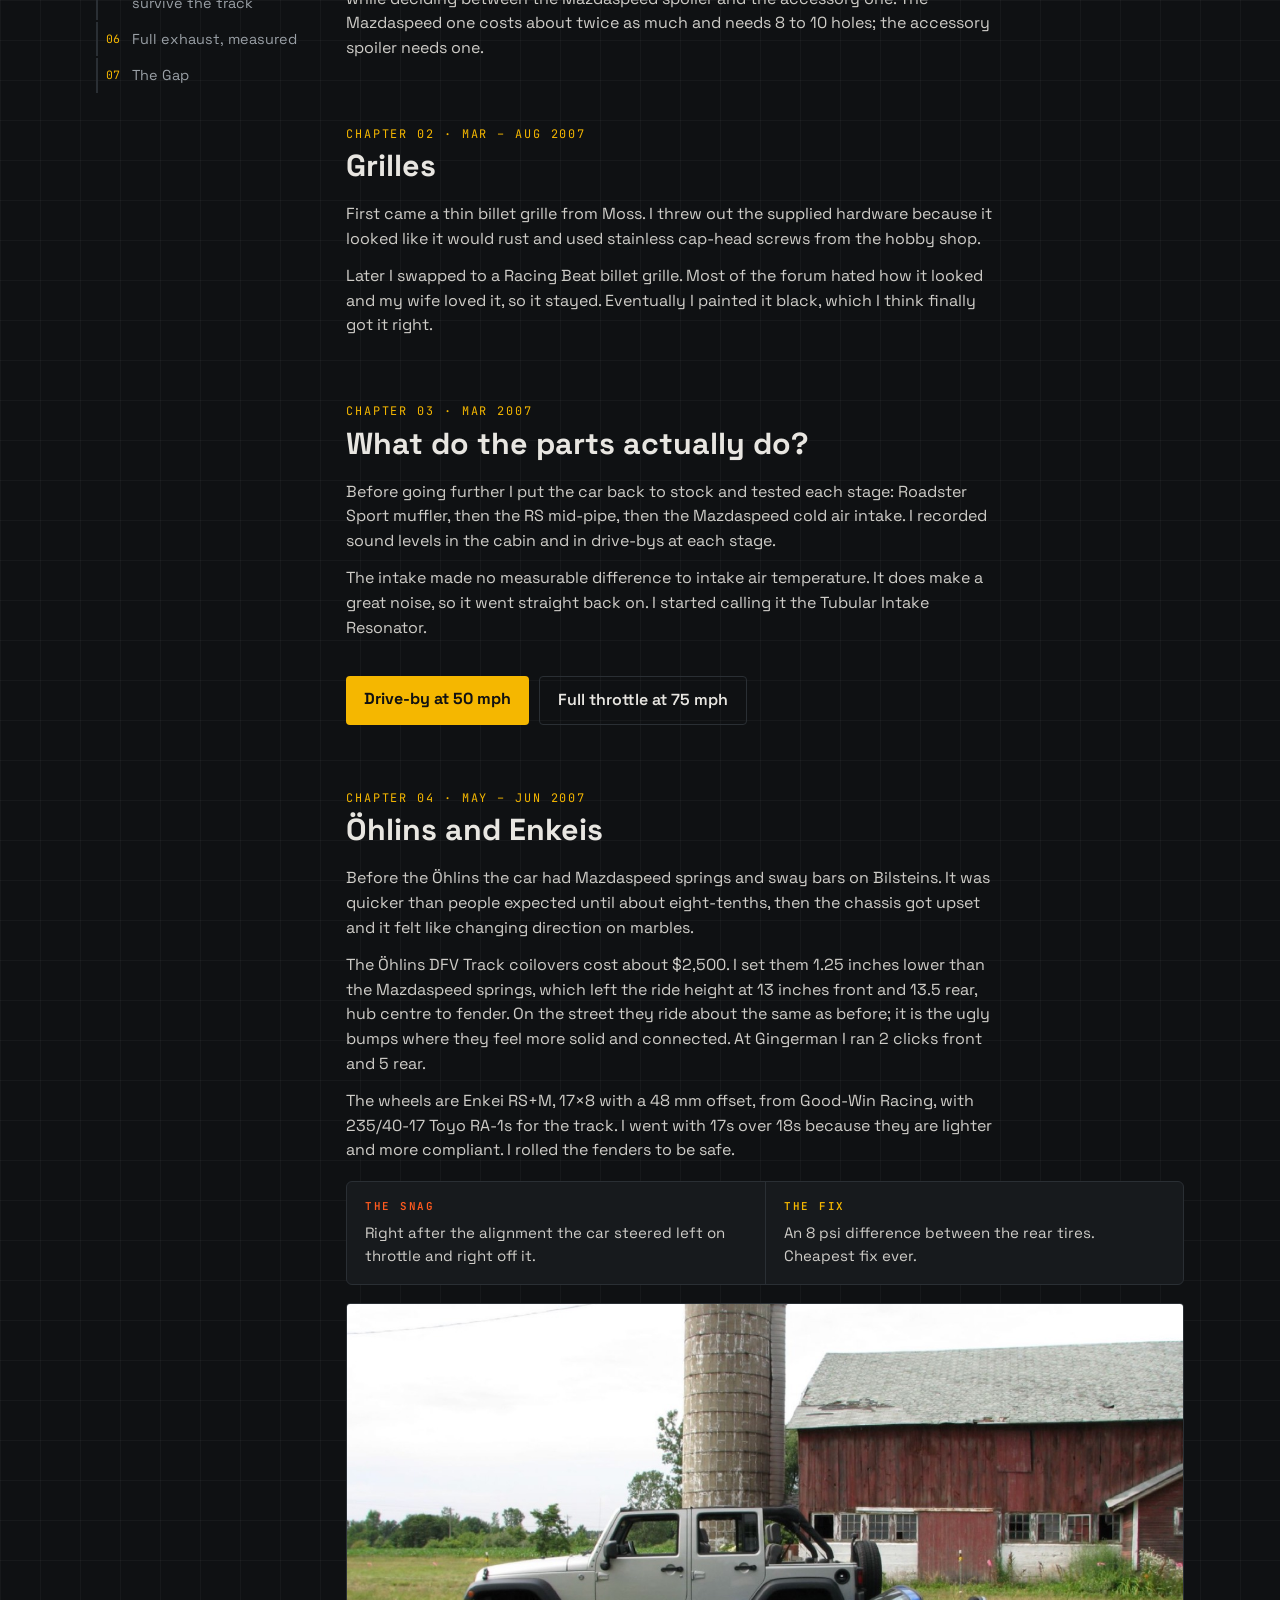
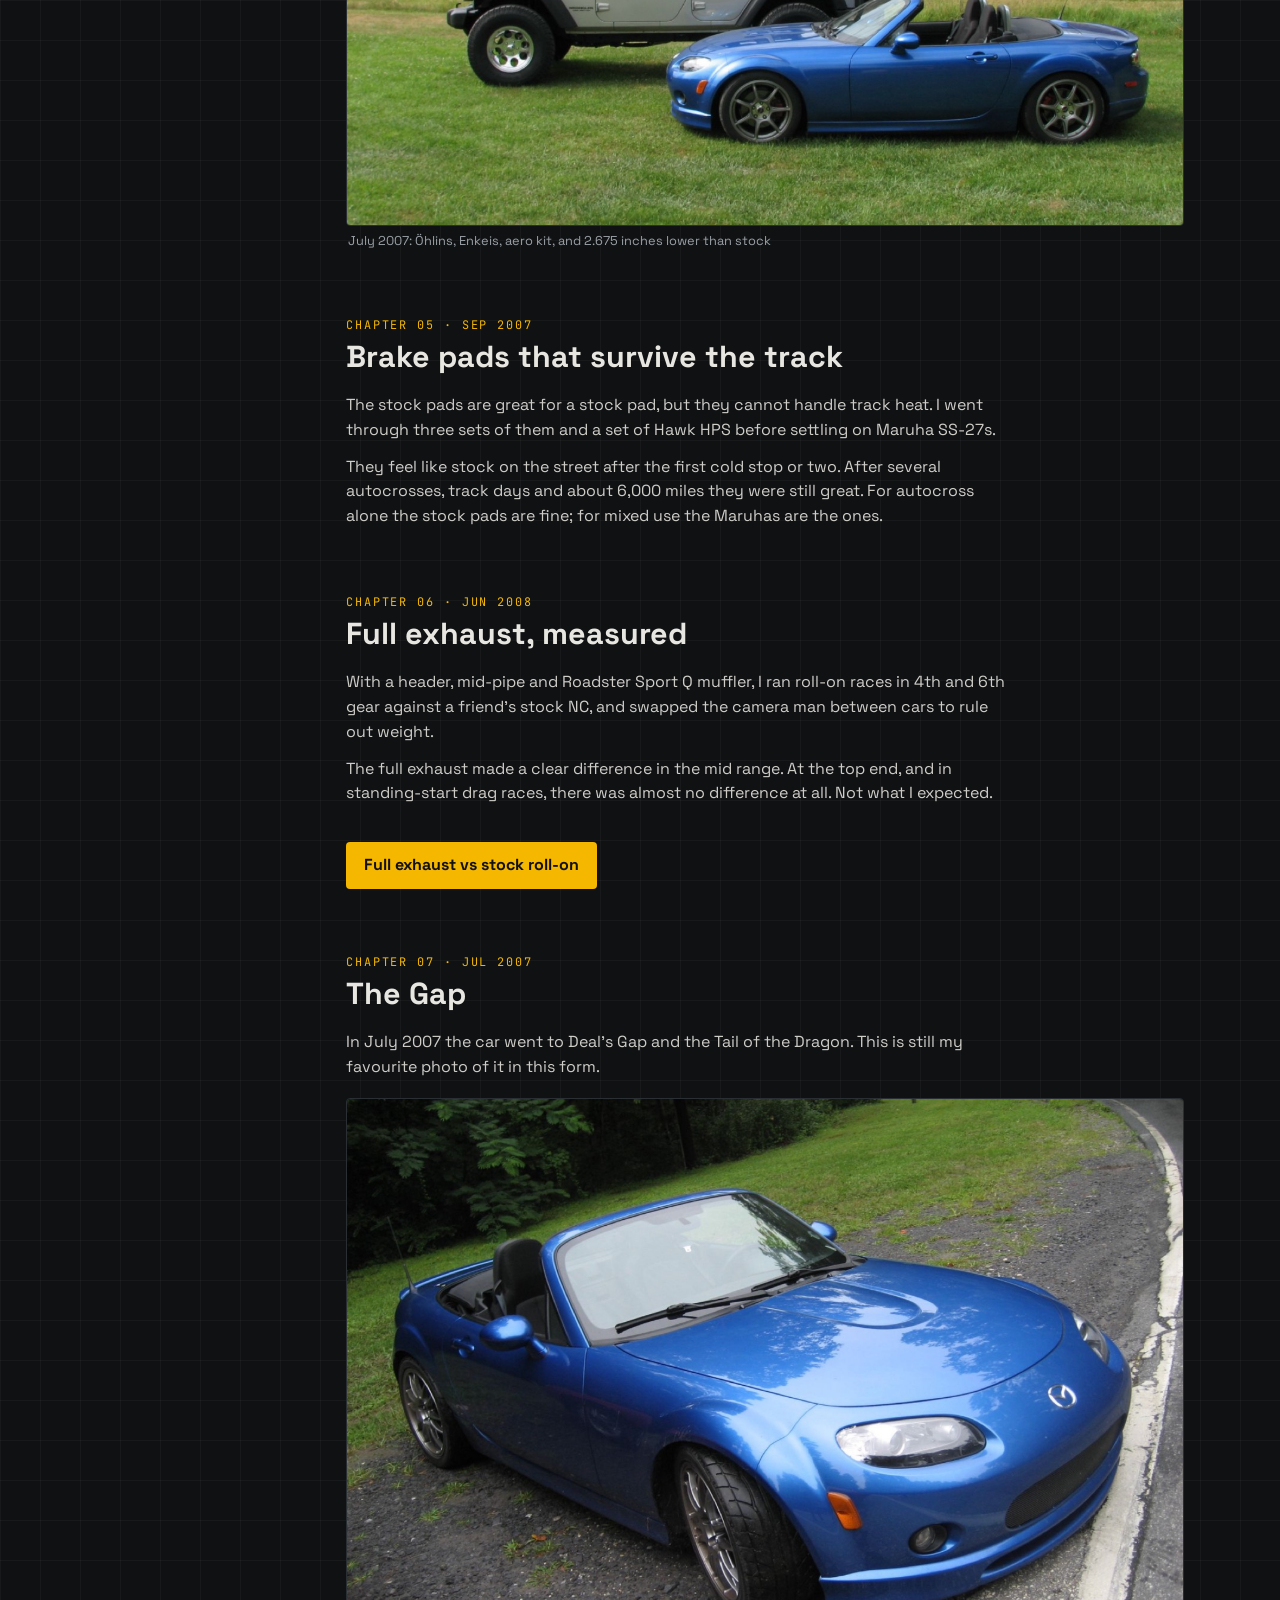
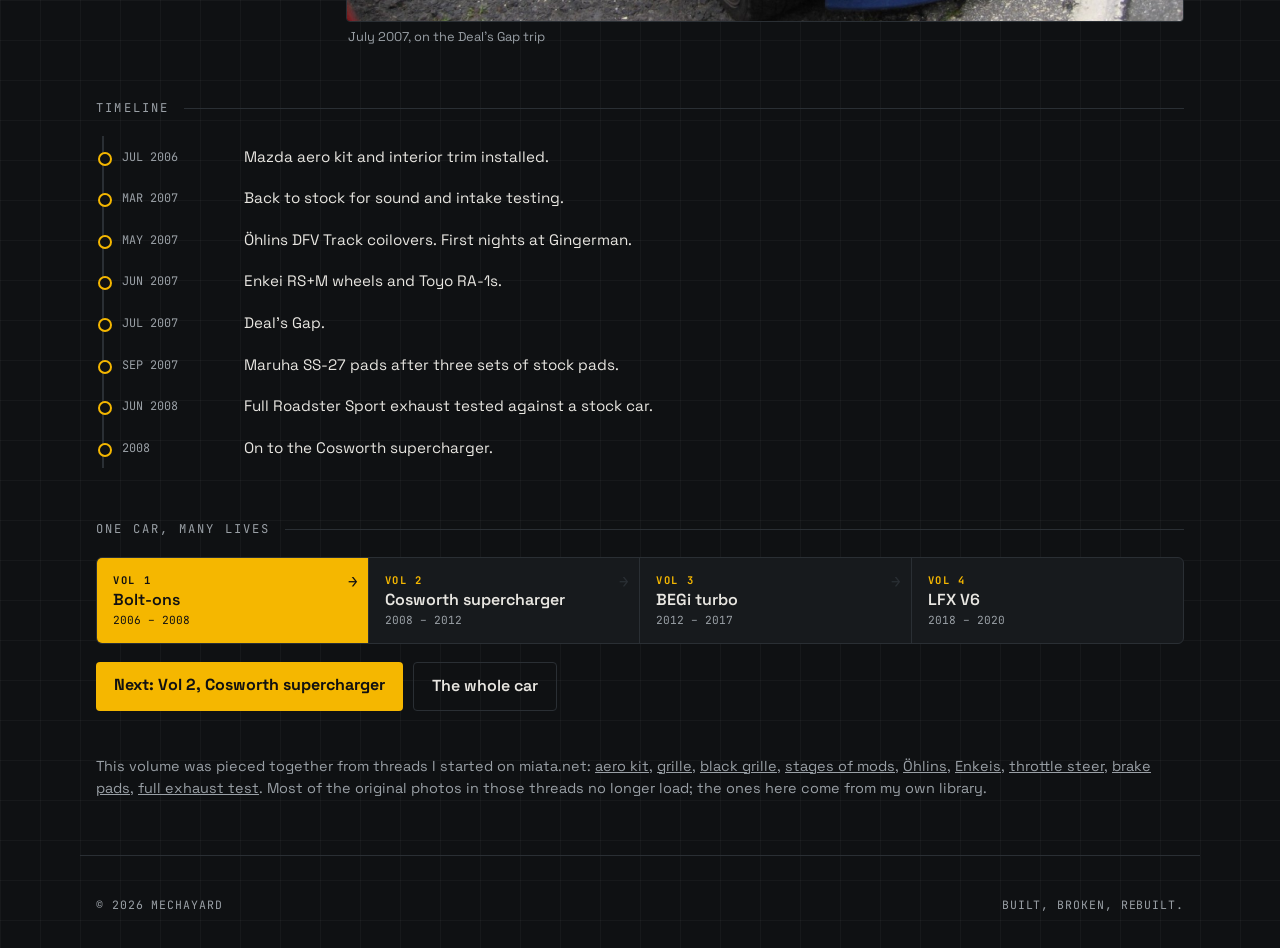
<file: builds/nc/vol-1-bolt-ons/index.html>
<!DOCTYPE html>
<html lang="en">
<head>
<meta charset="utf-8">
<meta name="viewport" content="width=device-width, initial-scale=1">
<title>Vol. 1, NC bolt-ons — Mechayard</title>
<meta name="description" content="A 2006 MX-5 Sport, from new to Öhlins, Enkeis and a full Roadster Sport exhaust, with the testing to see what each part did.">
<meta property="og:title" content="Vol. 1, NC bolt-ons — Mechayard">
<meta property="og:description" content="A 2006 MX-5 Sport, from new to Öhlins, Enkeis and a full Roadster Sport exhaust, with the testing to see what each part did.">
<meta property="og:image" content="https://mechayard.com/builds/nc/vol-1-bolt-ons/img/gap-2007.jpg">
<link rel="icon" href="/logo.svg" type="image/svg+xml">
<link rel="preconnect" href="https://fonts.googleapis.com">
<link rel="preconnect" href="https://fonts.gstatic.com" crossorigin>
<link href="https://fonts.googleapis.com/css2?family=Space+Grotesk:wght@400;500;600;700&family=JetBrains+Mono:wght@400;600&display=swap" rel="stylesheet">
<link rel="stylesheet" href="/assets/site.css">
</head>
<body>
<div class="hazard"></div>
<header class="site"><div class="wrap">
  <a class="brand" href="/">
    <img src="/logo.svg" alt="" width="42" height="42">
    <span class="wordmark">MECHA<span>YARD</span></span>
  </a>
  <div class="headright">
    <nav class="main" aria-label="Main">
      <a href="/">THE LOT</a>
      <a href="/builds/" class="on">BUILDS</a>
    </nav>
    <div class="status"><i></i>YARD OPEN</div>
  </div>
</div></header>
<main class="wrap">
  <div class="crumb"><a href="/builds/">BUILDS</a> / <a href="/builds/nc/">ONE CAR, MANY LIVES</a> / VOL 1 · NC BOLT-ONS</div>
  <div class="bhero">
    <img src="img/gap-2007.jpg" alt="Blue NC Miata with aero kit and Enkei wheels on a mountain road">
    <div class="over">
      <div class="chips"><span class="tag y">BAY 02 · FOUR WHEELS</span><span class="tag">2006 – 2008</span><span class="tag">VOL 1 OF 4</span></div>
      <h1>NC bolt-ons</h1>
      <p class="lede" style="color:var(--text)">A new 2006 MX-5 Sport, and two years of finding out which parts actually make it better.</p>
    </div>
  </div>

  <dl class="plate">
    <div><dt>CAR</dt><dd>2006 MX-5 Sport<small>with the limited-slip diff</small></dd></div>
    <div><dt>ENGINE</dt><dd>Stock 2.0 L<small>header, full RS exhaust, intake</small></dd></div>
    <div><dt>SUSPENSION</dt><dd>Öhlins DFV Track<small>2.675 in lower than stock</small></dd></div>
    <div><dt>WHEELS</dt><dd>Enkei RS+M 17×8<small>+48 offset, 235/40-17</small></dd></div>
    <div><dt>BODY</dt><dd>Mazda aero kit<small>fascia, skirts, valance, spoiler</small></dd></div>
    <div><dt>BRAKES</dt><dd>Maruha SS-27 pads<small>stock calipers</small></dd></div>
    <div><dt>TRACK</dt><dd>Gingerman Raceway<small>40 minutes from home</small></dd></div>
    <div><dt>NEXT</dt><dd>Cosworth supercharger<small>from 2008</small></dd></div>
  </dl>

  <section class="why">
    <div class="prose">
      <div class="section-label" style="margin-top:0">WHERE IT STARTED</div>
      <p>The car is a 2006 MX-5 Sport with the limited-slip diff. For the first two years it got the usual bolt-ons: body parts, wheels, suspension, exhaust and pads.</p>
      <p>The part I still like about this era is the testing. I took the car back to stock to measure what each exhaust and intake part did to noise, and raced a stock car to see what the full exhaust did to acceleration.</p>
      <div class="watch"><a class="btn" href="https://www.youtube.com/watch?v=rcrrSz6oHKo">Full exhaust vs stock</a><a class="btn ghost" href="https://www.youtube.com/watch?v=a2nIVpBuSGs">Drive-by at 50 mph</a><a class="btn ghost" href="https://www.youtube.com/watch?v=boUJwF6S-3g">Full throttle at 75 mph</a></div>
    </div>
    <blockquote class="pull">“Now the suspension can take a lot more tire and grip, and it will have it soon.”<cite>ÖHLINS REVIEW · MAY 2007</cite></blockquote>
  </section>

  <div class="section-label">THE BUILD</div>
  <div class="story">
    <nav class="rail" aria-label="Chapters">
      <a href="#ch-1"><b>01</b><span>Aero kit and a spoiler hunt</span></a>
      <a href="#ch-2"><b>02</b><span>Grilles</span></a>
      <a href="#ch-3"><b>03</b><span>What do the parts actually do?</span></a>
      <a href="#ch-4"><b>04</b><span>Öhlins and Enkeis</span></a>
      <a href="#ch-5"><b>05</b><span>Brake pads that survive the track</span></a>
      <a href="#ch-6"><b>06</b><span>Full exhaust, measured</span></a>
      <a href="#ch-7"><b>07</b><span>The Gap</span></a>
    </nav>
    <div class="chapters">
      <section class="ch" id="ch-1">
        <div class="ch-head"><span class="ch-no">CHAPTER 01 · JUL – SEP 2006</span><h2>Aero kit and a spoiler hunt</h2></div>
        <div class="prose">
          <p>The Mazda aero kit went on in about eight hours: front fascia extension, side skirts, rear valance and spoiler, plus the shift knob, parking brake handle and dash trim. Mazda had already marked the drill points on the factory bumpers, which keeps the alignment honest.</p>
          <p>The side skirts are full replacements and take about 20 minutes. Afterwards I spent a while deciding between the Mazdaspeed spoiler and the accessory one. The Mazdaspeed one costs about twice as much and needs 8 to 10 holes; the accessory spoiler needs one.</p>
        </div>
      </section>
      <section class="ch" id="ch-2">
        <div class="ch-head"><span class="ch-no">CHAPTER 02 · MAR – AUG 2007</span><h2>Grilles</h2></div>
        <div class="prose">
          <p>First came a thin billet grille from Moss. I threw out the supplied hardware because it looked like it would rust and used stainless cap-head screws from the hobby shop.</p>
          <p>Later I swapped to a Racing Beat billet grille. Most of the forum hated how it looked and my wife loved it, so it stayed. Eventually I painted it black, which I think finally got it right.</p>
        </div>
      </section>
      <section class="ch" id="ch-3">
        <div class="ch-head"><span class="ch-no">CHAPTER 03 · MAR 2007</span><h2>What do the parts actually do?</h2></div>
        <div class="prose">
          <p>Before going further I put the car back to stock and tested each stage: Roadster Sport muffler, then the RS mid-pipe, then the Mazdaspeed cold air intake. I recorded sound levels in the cabin and in drive-bys at each stage.</p>
          <p>The intake made no measurable difference to intake air temperature. It does make a great noise, so it went straight back on. I started calling it the Tubular Intake Resonator.</p>
        </div>
        <div class="watch"><a class="btn" href="https://www.youtube.com/watch?v=a2nIVpBuSGs">Drive-by at 50 mph</a><a class="btn ghost" href="https://www.youtube.com/watch?v=boUJwF6S-3g">Full throttle at 75 mph</a></div>
      </section>
      <section class="ch" id="ch-4">
        <div class="ch-head"><span class="ch-no">CHAPTER 04 · MAY – JUN 2007</span><h2>Öhlins and Enkeis</h2></div>
        <div class="prose">
          <p>Before the Öhlins the car had Mazdaspeed springs and sway bars on Bilsteins. It was quicker than people expected until about eight-tenths, then the chassis got upset and it felt like changing direction on marbles.</p>
          <p>The Öhlins DFV Track coilovers cost about $2,500. I set them 1.25 inches lower than the Mazdaspeed springs, which left the ride height at 13 inches front and 13.5 rear, hub centre to fender. On the street they ride about the same as before; it is the ugly bumps where they feel more solid and connected. At Gingerman I ran 2 clicks front and 5 rear.</p>
          <p>The wheels are Enkei RS+M, 17×8 with a 48 mm offset, from Good-Win Racing, with 235/40-17 Toyo RA-1s for the track. I went with 17s over 18s because they are lighter and more compliant. I rolled the fenders to be safe.</p>
        </div>
        <div class="snag"><div class="s"><h4>THE SNAG</h4><p>Right after the alignment the car steered left on throttle and right off it.</p></div><div class="f"><h4>THE FIX</h4><p>An 8 psi difference between the rear tires. Cheapest fix ever.</p></div></div>
        <div class="shots one">
          <figure class="w"><button type="button" data-img="img/barn-2007.jpg" data-cap="July 2007: Öhlins, Enkeis, aero kit, and 2.675 inches lower than stock" aria-label="Enlarge: July 2007: Öhlins, Enkeis, aero kit, and 2.675 inches lower than stock"><img src="img/barn-2007.jpg" alt="July 2007: Öhlins, Enkeis, aero kit, and 2.675 inches lower than stock" loading="lazy"></button><figcaption>July 2007: Öhlins, Enkeis, aero kit, and 2.675 inches lower than stock</figcaption></figure>
        </div>
      </section>
      <section class="ch" id="ch-5">
        <div class="ch-head"><span class="ch-no">CHAPTER 05 · SEP 2007</span><h2>Brake pads that survive the track</h2></div>
        <div class="prose">
          <p>The stock pads are great for a stock pad, but they cannot handle track heat. I went through three sets of them and a set of Hawk HPS before settling on Maruha SS-27s.</p>
          <p>They feel like stock on the street after the first cold stop or two. After several autocrosses, track days and about 6,000 miles they were still great. For autocross alone the stock pads are fine; for mixed use the Maruhas are the ones.</p>
        </div>
      </section>
      <section class="ch" id="ch-6">
        <div class="ch-head"><span class="ch-no">CHAPTER 06 · JUN 2008</span><h2>Full exhaust, measured</h2></div>
        <div class="prose">
          <p>With a header, mid-pipe and Roadster Sport Q muffler, I ran roll-on races in 4th and 6th gear against a friend&#x27;s stock NC, and swapped the camera man between cars to rule out weight.</p>
          <p>The full exhaust made a clear difference in the mid range. At the top end, and in standing-start drag races, there was almost no difference at all. Not what I expected.</p>
        </div>
        <div class="watch"><a class="btn" href="https://www.youtube.com/watch?v=rcrrSz6oHKo">Full exhaust vs stock roll-on</a></div>
      </section>
      <section class="ch" id="ch-7">
        <div class="ch-head"><span class="ch-no">CHAPTER 07 · JUL 2007</span><h2>The Gap</h2></div>
        <div class="prose">
          <p>In July 2007 the car went to Deal&#x27;s Gap and the Tail of the Dragon. This is still my favourite photo of it in this form.</p>
        </div>
        <div class="shots one">
          <figure class="w"><button type="button" data-img="img/gap-2007.jpg" data-cap="July 2007, on the Deal&#x27;s Gap trip" aria-label="Enlarge: July 2007, on the Deal&#x27;s Gap trip"><img src="img/gap-2007.jpg" alt="July 2007, on the Deal&#x27;s Gap trip" loading="lazy"></button><figcaption>July 2007, on the Deal&#x27;s Gap trip</figcaption></figure>
        </div>
      </section>
    </div>
  </div>

  <div class="section-label">TIMELINE</div>
  <div class="log">
    <div><time>JUL 2006</time><span>Mazda aero kit and interior trim installed.</span></div>
    <div><time>MAR 2007</time><span>Back to stock for sound and intake testing.</span></div>
    <div><time>MAY 2007</time><span>Öhlins DFV Track coilovers. First nights at Gingerman.</span></div>
    <div><time>JUN 2007</time><span>Enkei RS+M wheels and Toyo RA-1s.</span></div>
    <div><time>JUL 2007</time><span>Deal&#x27;s Gap.</span></div>
    <div><time>SEP 2007</time><span>Maruha SS-27 pads after three sets of stock pads.</span></div>
    <div><time>JUN 2008</time><span>Full Roadster Sport exhaust tested against a stock car.</span></div>
    <div><time>2008</time><span>On to the Cosworth supercharger.</span></div>
  </div>

  <div class="section-label">ONE CAR, MANY LIVES</div>
  <nav class="vols" aria-label="Volumes of this build">
    <a href="/builds/nc/vol-1-bolt-ons/" class="on" aria-current="page"><b>VOL 1</b><span>Bolt-ons</span><small>2006 – 2008</small></a>
    <a href="/builds/nc/vol-2-cosworth/"><b>VOL 2</b><span>Cosworth supercharger</span><small>2008 – 2012</small></a>
    <a href="/builds/nc/vol-3-turbo/"><b>VOL 3</b><span>BEGi turbo</span><small>2012 – 2017</small></a>
    <a href="/builds/nc/vol-4-lfx/"><b>VOL 4</b><span>LFX V6</span><small>2018 – 2020</small></a>
  </nav>
  <div class="watch"><a class="btn" href="/builds/nc/vol-2-cosworth/">Next: Vol 2, Cosworth supercharger</a><a class="btn ghost" href="/builds/nc/">The whole car</a></div>

  <p class="src">This volume was pieced together from threads I started on miata.net: <a href="https://forum.miata.net/vb/showthread.php?t=192813">aero kit</a>, <a href="https://forum.miata.net/vb/showthread.php?t=222778">grille</a>, <a href="https://forum.miata.net/vb/showthread.php?t=248372">black grille</a>, <a href="https://forum.miata.net/vb/showthread.php?t=223703">stages of mods</a>, <a href="https://forum.miata.net/vb/showthread.php?t=233852">Öhlins</a>, <a href="https://forum.miata.net/vb/showthread.php?t=236619">Enkeis</a>, <a href="https://forum.miata.net/vb/showthread.php?t=233708">throttle steer</a>, <a href="https://forum.miata.net/vb/showthread.php?t=251650">brake pads</a>, <a href="https://forum.miata.net/vb/showthread.php?t=285869">full exhaust test</a>. Most of the original photos in those threads no longer load; the ones here come from my own library.</p>
</main>
<footer class="site"><div class="wrap"><span>© <span id="y">2026</span> MECHAYARD</span><span>BUILT, BROKEN, REBUILT.</span></div></footer>
<div class="lb" id="lb" hidden><img id="lbimg" alt=""><p id="lbcap"></p></div>
<script src="/assets/site.js"></script>
</body>
</html>
</file>
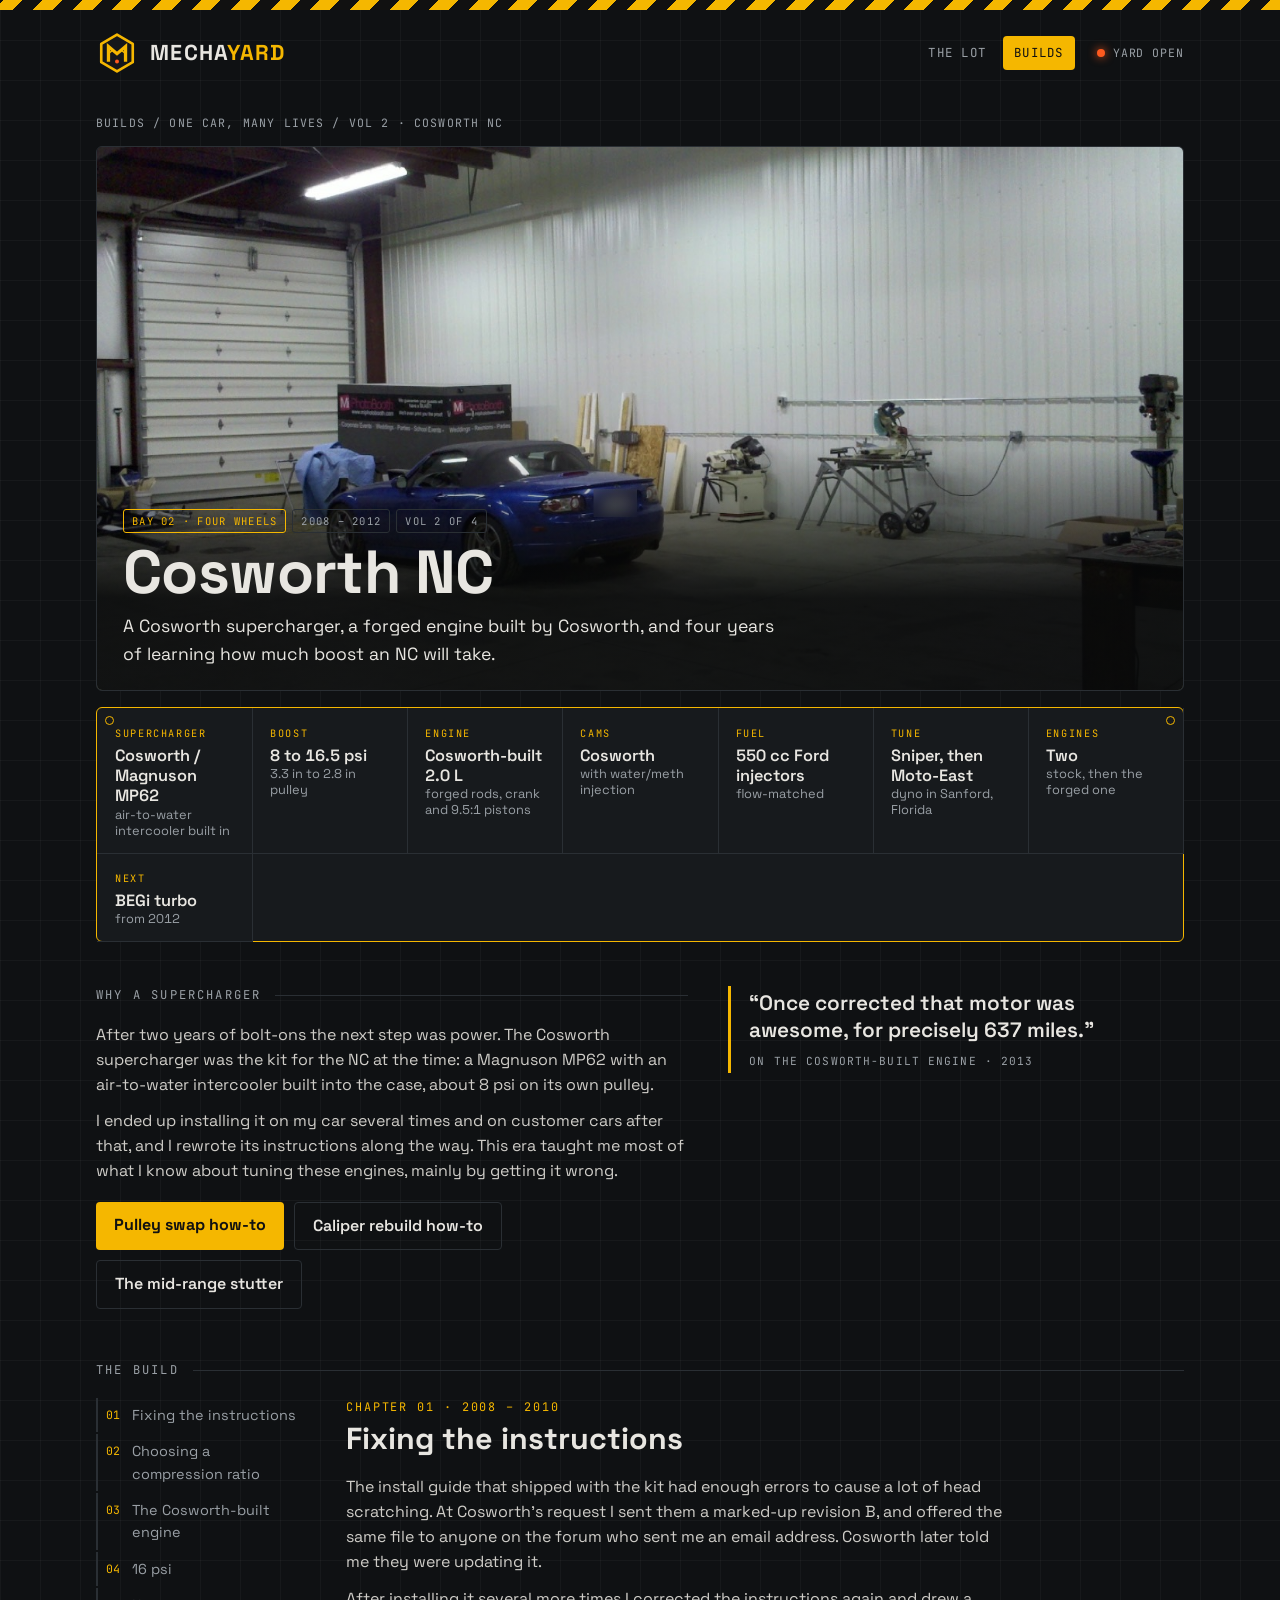
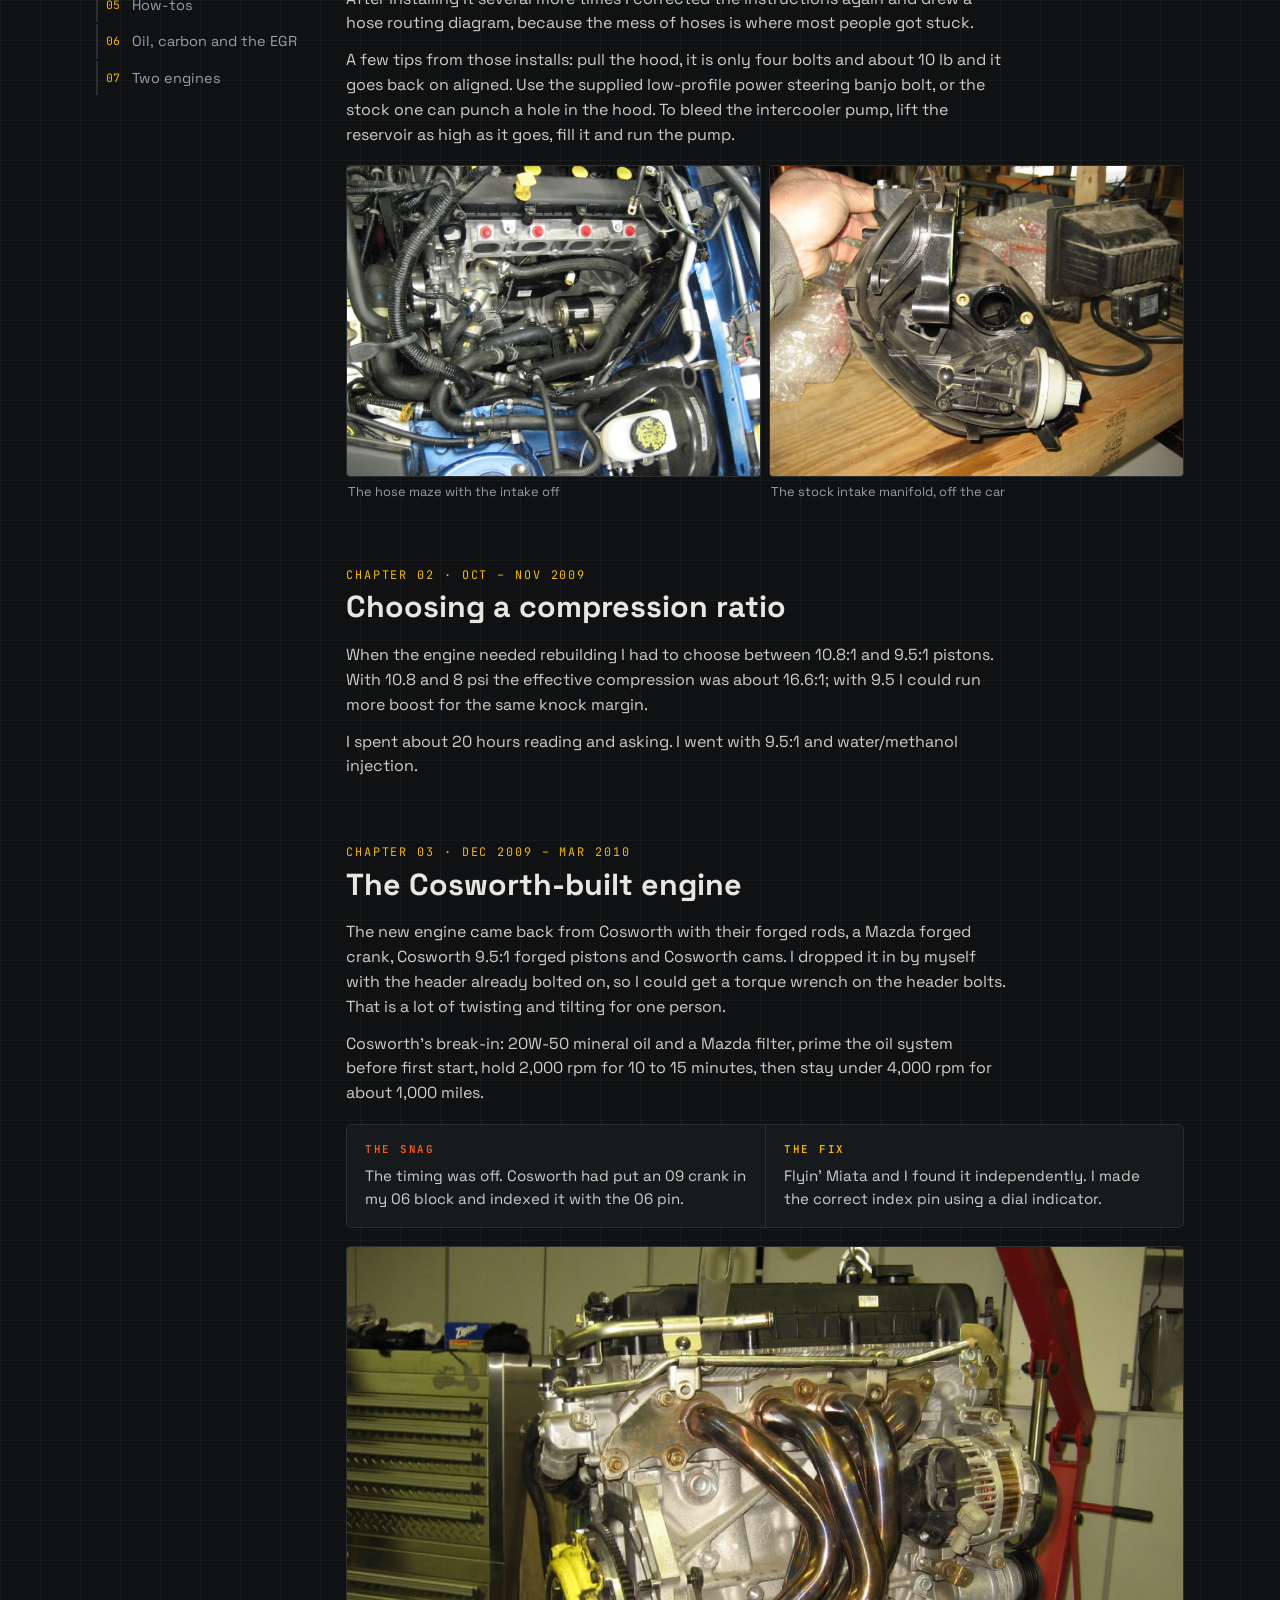
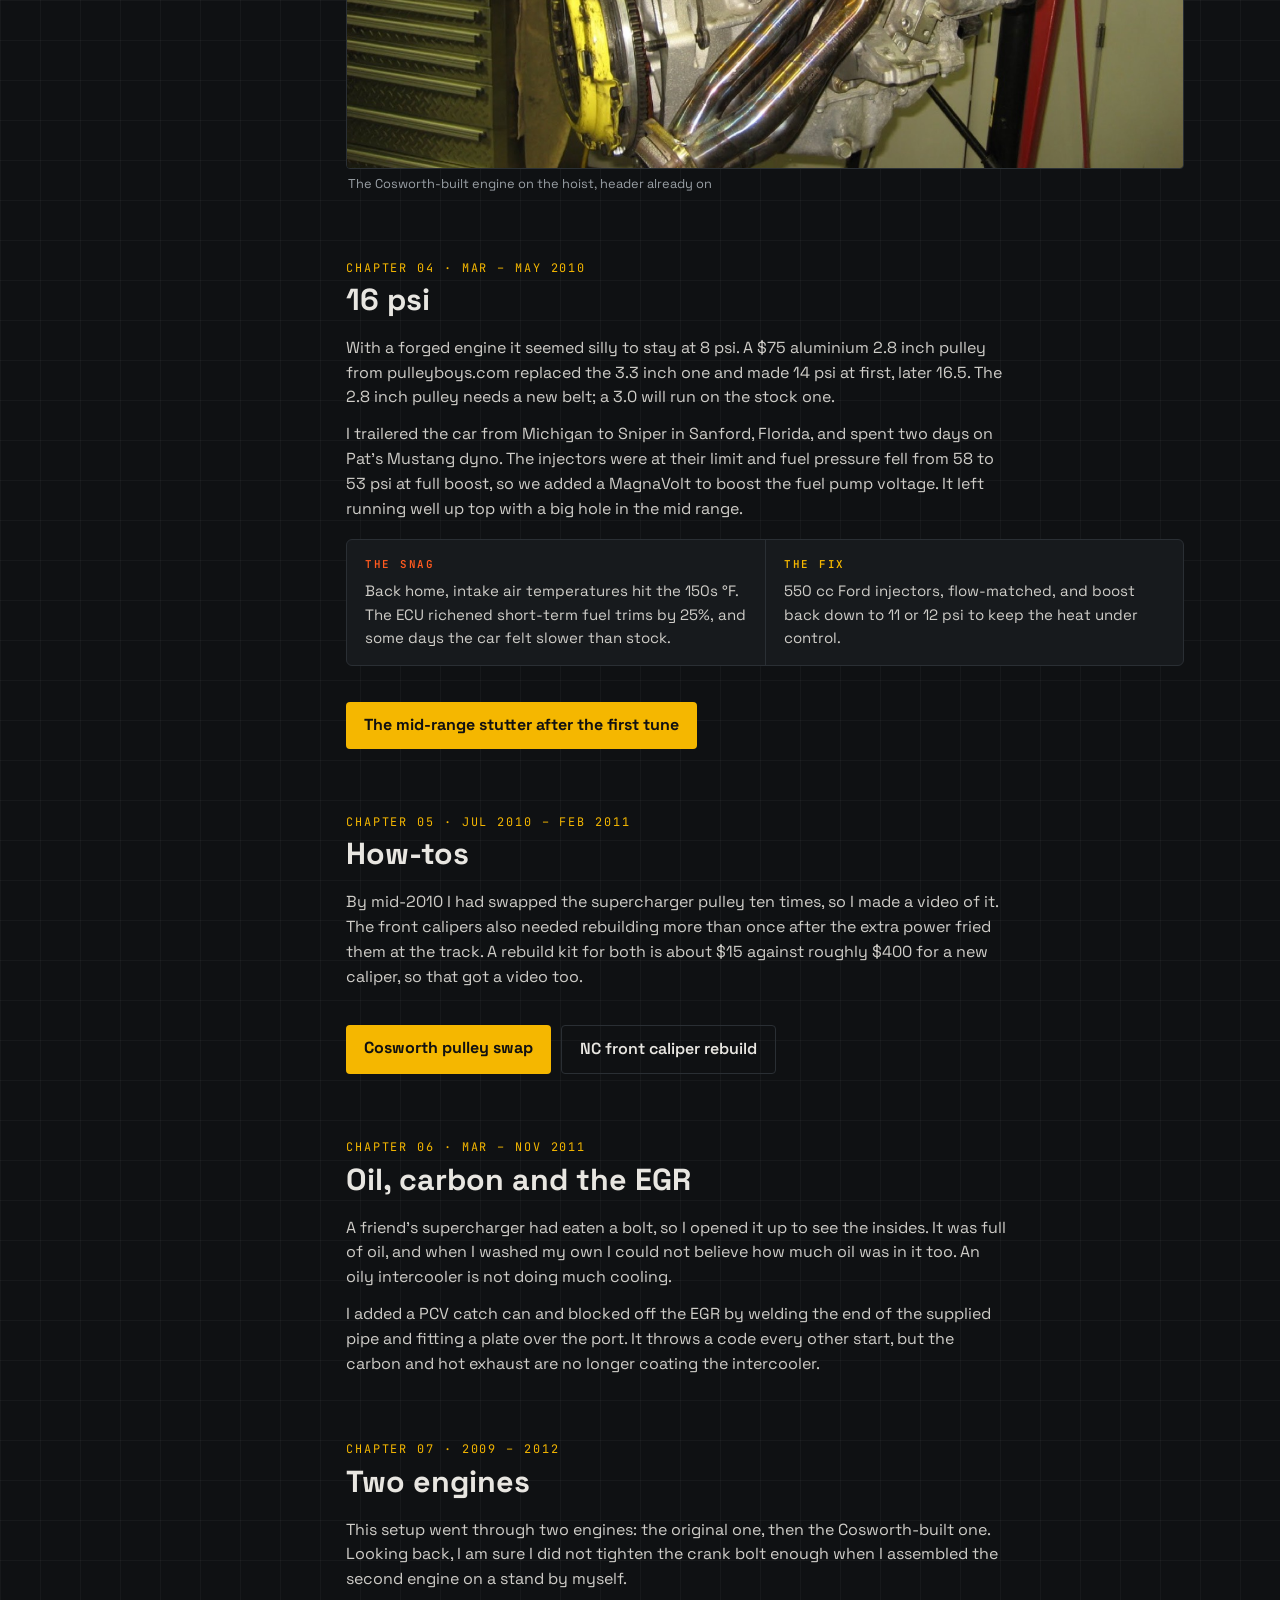
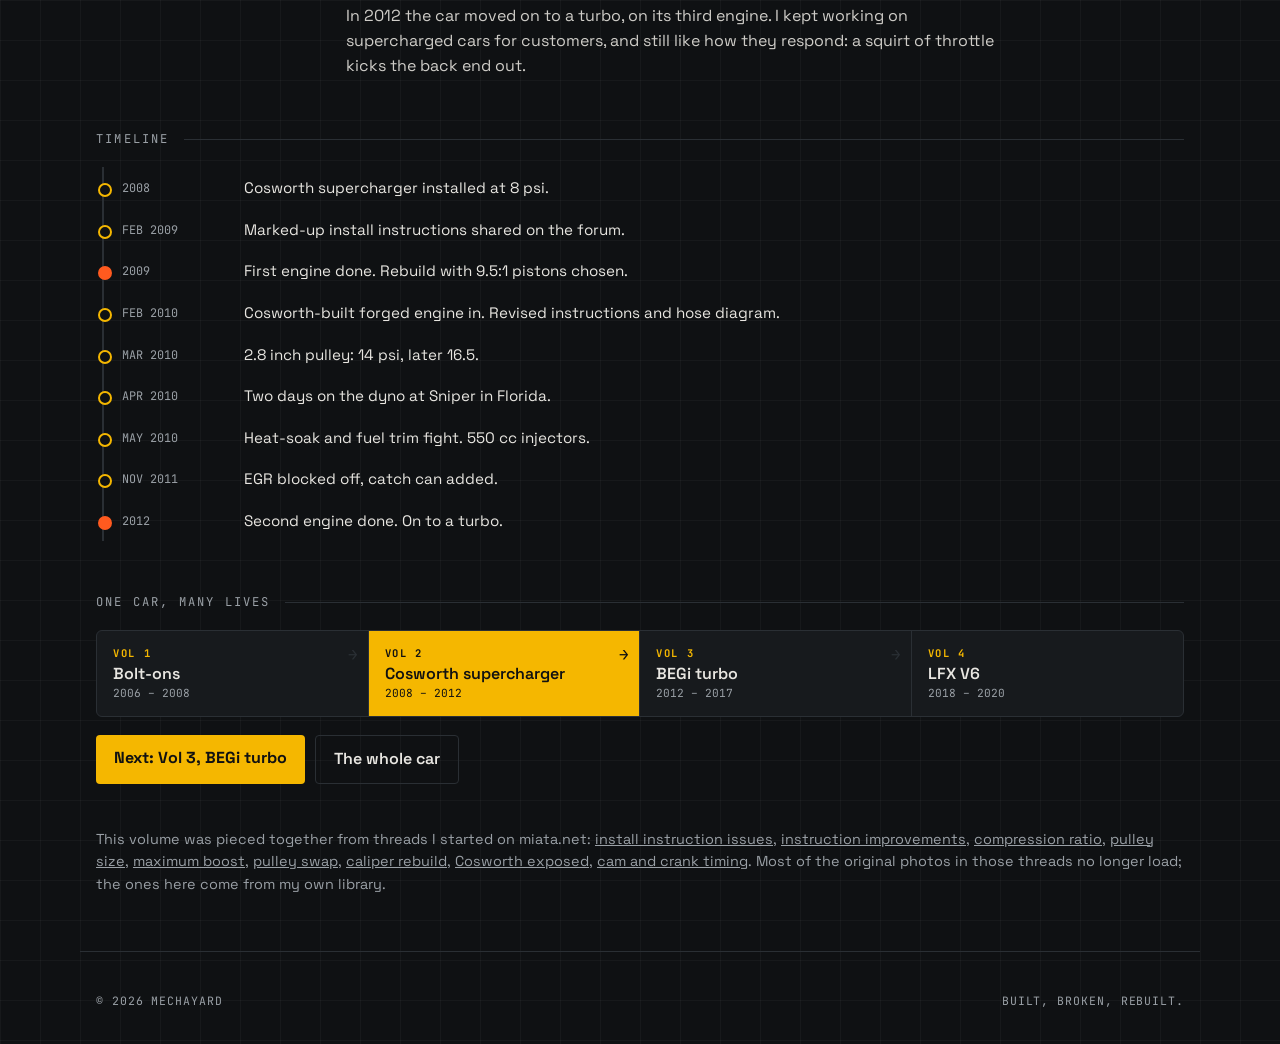
<file: builds/nc/vol-2-cosworth/index.html>
<!DOCTYPE html>
<html lang="en">
<head>
<meta charset="utf-8">
<meta name="viewport" content="width=device-width, initial-scale=1">
<title>Vol. 2, Cosworth NC — Mechayard</title>
<meta name="description" content="The Cosworth supercharger on an NC Miata: rewriting the install instructions, a Cosworth-built forged engine, 16 psi, a Florida dyno trip and two blown engines.">
<meta property="og:title" content="Vol. 2, Cosworth NC — Mechayard">
<meta property="og:description" content="The Cosworth supercharger on an NC Miata: rewriting the install instructions, a Cosworth-built forged engine, 16 psi, a Florida dyno trip and two blown engines.">
<meta property="og:image" content="https://mechayard.com/builds/nc/vol-2-cosworth/img/shop.jpg">
<link rel="icon" href="/logo.svg" type="image/svg+xml">
<link rel="preconnect" href="https://fonts.googleapis.com">
<link rel="preconnect" href="https://fonts.gstatic.com" crossorigin>
<link href="https://fonts.googleapis.com/css2?family=Space+Grotesk:wght@400;500;600;700&family=JetBrains+Mono:wght@400;600&display=swap" rel="stylesheet">
<link rel="stylesheet" href="/assets/site.css">
</head>
<body>
<div class="hazard"></div>
<header class="site"><div class="wrap">
  <a class="brand" href="/">
    <img src="/logo.svg" alt="" width="42" height="42">
    <span class="wordmark">MECHA<span>YARD</span></span>
  </a>
  <div class="headright">
    <nav class="main" aria-label="Main">
      <a href="/">THE LOT</a>
      <a href="/builds/" class="on">BUILDS</a>
    </nav>
    <div class="status"><i></i>YARD OPEN</div>
  </div>
</div></header>
<main class="wrap">
  <div class="crumb"><a href="/builds/">BUILDS</a> / <a href="/builds/nc/">ONE CAR, MANY LIVES</a> / VOL 2 · COSWORTH NC</div>
  <div class="bhero">
    <img src="img/shop.jpg" alt="Blue NC Miata parked alone in a large empty workshop">
    <div class="over">
      <div class="chips"><span class="tag y">BAY 02 · FOUR WHEELS</span><span class="tag">2008 – 2012</span><span class="tag">VOL 2 OF 4</span></div>
      <h1>Cosworth NC</h1>
      <p class="lede" style="color:var(--text)">A Cosworth supercharger, a forged engine built by Cosworth, and four years of learning how much boost an NC will take.</p>
    </div>
  </div>

  <dl class="plate">
    <div><dt>SUPERCHARGER</dt><dd>Cosworth / Magnuson MP62<small>air-to-water intercooler built in</small></dd></div>
    <div><dt>BOOST</dt><dd>8 to 16.5 psi<small>3.3 in to 2.8 in pulley</small></dd></div>
    <div><dt>ENGINE</dt><dd>Cosworth-built 2.0 L<small>forged rods, crank and 9.5:1 pistons</small></dd></div>
    <div><dt>CAMS</dt><dd>Cosworth<small>with water/meth injection</small></dd></div>
    <div><dt>FUEL</dt><dd>550 cc Ford injectors<small>flow-matched</small></dd></div>
    <div><dt>TUNE</dt><dd>Sniper, then Moto-East<small>dyno in Sanford, Florida</small></dd></div>
    <div><dt>ENGINES</dt><dd>Two<small>stock, then the forged one</small></dd></div>
    <div><dt>NEXT</dt><dd>BEGi turbo<small>from 2012</small></dd></div>
  </dl>

  <section class="why">
    <div class="prose">
      <div class="section-label" style="margin-top:0">WHY A SUPERCHARGER</div>
      <p>After two years of bolt-ons the next step was power. The Cosworth supercharger was the kit for the NC at the time: a Magnuson MP62 with an air-to-water intercooler built into the case, about 8 psi on its own pulley.</p>
      <p>I ended up installing it on my car several times and on customer cars after that, and I rewrote its instructions along the way. This era taught me most of what I know about tuning these engines, mainly by getting it wrong.</p>
      <div class="watch"><a class="btn" href="https://www.youtube.com/watch?v=qaqXQFBffQg">Pulley swap how-to</a><a class="btn ghost" href="https://www.youtube.com/watch?v=QXcClOfFmlg">Caliper rebuild how-to</a><a class="btn ghost" href="https://www.youtube.com/watch?v=GAxXtL_J670">The mid-range stutter</a></div>
    </div>
    <blockquote class="pull">“Once corrected that motor was awesome, for precisely 637 miles.”<cite>ON THE COSWORTH-BUILT ENGINE · 2013</cite></blockquote>
  </section>

  <div class="section-label">THE BUILD</div>
  <div class="story">
    <nav class="rail" aria-label="Chapters">
      <a href="#ch-1"><b>01</b><span>Fixing the instructions</span></a>
      <a href="#ch-2"><b>02</b><span>Choosing a compression ratio</span></a>
      <a href="#ch-3"><b>03</b><span>The Cosworth-built engine</span></a>
      <a href="#ch-4"><b>04</b><span>16 psi</span></a>
      <a href="#ch-5"><b>05</b><span>How-tos</span></a>
      <a href="#ch-6"><b>06</b><span>Oil, carbon and the EGR</span></a>
      <a href="#ch-7"><b>07</b><span>Two engines</span></a>
    </nav>
    <div class="chapters">
      <section class="ch" id="ch-1">
        <div class="ch-head"><span class="ch-no">CHAPTER 01 · 2008 – 2010</span><h2>Fixing the instructions</h2></div>
        <div class="prose">
          <p>The install guide that shipped with the kit had enough errors to cause a lot of head scratching. At Cosworth&#x27;s request I sent them a marked-up revision B, and offered the same file to anyone on the forum who sent me an email address. Cosworth later told me they were updating it.</p>
          <p>After installing it several more times I corrected the instructions again and drew a hose routing diagram, because the mess of hoses is where most people got stuck.</p>
          <p>A few tips from those installs: pull the hood, it is only four bolts and about 10 lb and it goes back on aligned. Use the supplied low-profile power steering banjo bolt, or the stock one can punch a hole in the hood. To bleed the intercooler pump, lift the reservoir as high as it goes, fill it and run the pump.</p>
        </div>
        <div class="shots two">
          <figure class="w"><button type="button" data-img="img/engine-bay.jpg" data-cap="The hose maze with the intake off" aria-label="Enlarge: The hose maze with the intake off"><img src="img/engine-bay.jpg" alt="The hose maze with the intake off" loading="lazy"></button><figcaption>The hose maze with the intake off</figcaption></figure>
          <figure><button type="button" data-img="img/intake-off.jpg" data-cap="The stock intake manifold, off the car" aria-label="Enlarge: The stock intake manifold, off the car"><img src="img/intake-off.jpg" alt="The stock intake manifold, off the car" loading="lazy"></button><figcaption>The stock intake manifold, off the car</figcaption></figure>
        </div>
      </section>
      <section class="ch" id="ch-2">
        <div class="ch-head"><span class="ch-no">CHAPTER 02 · OCT – NOV 2009</span><h2>Choosing a compression ratio</h2></div>
        <div class="prose">
          <p>When the engine needed rebuilding I had to choose between 10.8:1 and 9.5:1 pistons. With 10.8 and 8 psi the effective compression was about 16.6:1; with 9.5 I could run more boost for the same knock margin.</p>
          <p>I spent about 20 hours reading and asking. I went with 9.5:1 and water/methanol injection.</p>
        </div>
      </section>
      <section class="ch" id="ch-3">
        <div class="ch-head"><span class="ch-no">CHAPTER 03 · DEC 2009 – MAR 2010</span><h2>The Cosworth-built engine</h2></div>
        <div class="prose">
          <p>The new engine came back from Cosworth with their forged rods, a Mazda forged crank, Cosworth 9.5:1 forged pistons and Cosworth cams. I dropped it in by myself with the header already bolted on, so I could get a torque wrench on the header bolts. That is a lot of twisting and tilting for one person.</p>
          <p>Cosworth&#x27;s break-in: 20W-50 mineral oil and a Mazda filter, prime the oil system before first start, hold 2,000 rpm for 10 to 15 minutes, then stay under 4,000 rpm for about 1,000 miles.</p>
        </div>
        <div class="snag"><div class="s"><h4>THE SNAG</h4><p>The timing was off. Cosworth had put an 09 crank in my 06 block and indexed it with the 06 pin.</p></div><div class="f"><h4>THE FIX</h4><p>Flyin&#x27; Miata and I found it independently. I made the correct index pin using a dial indicator.</p></div></div>
        <div class="shots one">
          <figure class="w"><button type="button" data-img="img/engine-hoist.jpg" data-cap="The Cosworth-built engine on the hoist, header already on" aria-label="Enlarge: The Cosworth-built engine on the hoist, header already on"><img src="img/engine-hoist.jpg" alt="The Cosworth-built engine on the hoist, header already on" loading="lazy"></button><figcaption>The Cosworth-built engine on the hoist, header already on</figcaption></figure>
        </div>
      </section>
      <section class="ch" id="ch-4">
        <div class="ch-head"><span class="ch-no">CHAPTER 04 · MAR – MAY 2010</span><h2>16 psi</h2></div>
        <div class="prose">
          <p>With a forged engine it seemed silly to stay at 8 psi. A $75 aluminium 2.8 inch pulley from pulleyboys.com replaced the 3.3 inch one and made 14 psi at first, later 16.5. The 2.8 inch pulley needs a new belt; a 3.0 will run on the stock one.</p>
          <p>I trailered the car from Michigan to Sniper in Sanford, Florida, and spent two days on Pat&#x27;s Mustang dyno. The injectors were at their limit and fuel pressure fell from 58 to 53 psi at full boost, so we added a MagnaVolt to boost the fuel pump voltage. It left running well up top with a big hole in the mid range.</p>
        </div>
        <div class="snag"><div class="s"><h4>THE SNAG</h4><p>Back home, intake air temperatures hit the 150s °F. The ECU richened short-term fuel trims by 25%, and some days the car felt slower than stock.</p></div><div class="f"><h4>THE FIX</h4><p>550 cc Ford injectors, flow-matched, and boost back down to 11 or 12 psi to keep the heat under control.</p></div></div>
        <div class="watch"><a class="btn" href="https://www.youtube.com/watch?v=GAxXtL_J670">The mid-range stutter after the first tune</a></div>
      </section>
      <section class="ch" id="ch-5">
        <div class="ch-head"><span class="ch-no">CHAPTER 05 · JUL 2010 – FEB 2011</span><h2>How-tos</h2></div>
        <div class="prose">
          <p>By mid-2010 I had swapped the supercharger pulley ten times, so I made a video of it. The front calipers also needed rebuilding more than once after the extra power fried them at the track. A rebuild kit for both is about $15 against roughly $400 for a new caliper, so that got a video too.</p>
        </div>
        <div class="watch"><a class="btn" href="https://www.youtube.com/watch?v=qaqXQFBffQg">Cosworth pulley swap</a><a class="btn ghost" href="https://www.youtube.com/watch?v=QXcClOfFmlg">NC front caliper rebuild</a></div>
      </section>
      <section class="ch" id="ch-6">
        <div class="ch-head"><span class="ch-no">CHAPTER 06 · MAR – NOV 2011</span><h2>Oil, carbon and the EGR</h2></div>
        <div class="prose">
          <p>A friend&#x27;s supercharger had eaten a bolt, so I opened it up to see the insides. It was full of oil, and when I washed my own I could not believe how much oil was in it too. An oily intercooler is not doing much cooling.</p>
          <p>I added a PCV catch can and blocked off the EGR by welding the end of the supplied pipe and fitting a plate over the port. It throws a code every other start, but the carbon and hot exhaust are no longer coating the intercooler.</p>
        </div>
      </section>
      <section class="ch" id="ch-7">
        <div class="ch-head"><span class="ch-no">CHAPTER 07 · 2009 – 2012</span><h2>Two engines</h2></div>
        <div class="prose">
          <p>This setup went through two engines: the original one, then the Cosworth-built one. Looking back, I am sure I did not tighten the crank bolt enough when I assembled the second engine on a stand by myself.</p>
          <p>In 2012 the car moved on to a turbo, on its third engine. I kept working on supercharged cars for customers, and still like how they respond: a squirt of throttle kicks the back end out.</p>
        </div>
      </section>
    </div>
  </div>

  <div class="section-label">TIMELINE</div>
  <div class="log">
    <div><time>2008</time><span>Cosworth supercharger installed at 8 psi.</span></div>
    <div><time>FEB 2009</time><span>Marked-up install instructions shared on the forum.</span></div>
    <div class="bad"><time>2009</time><span>First engine done. Rebuild with 9.5:1 pistons chosen.</span></div>
    <div><time>FEB 2010</time><span>Cosworth-built forged engine in. Revised instructions and hose diagram.</span></div>
    <div><time>MAR 2010</time><span>2.8 inch pulley: 14 psi, later 16.5.</span></div>
    <div><time>APR 2010</time><span>Two days on the dyno at Sniper in Florida.</span></div>
    <div><time>MAY 2010</time><span>Heat-soak and fuel trim fight. 550 cc injectors.</span></div>
    <div><time>NOV 2011</time><span>EGR blocked off, catch can added.</span></div>
    <div class="bad"><time>2012</time><span>Second engine done. On to a turbo.</span></div>
  </div>

  <div class="section-label">ONE CAR, MANY LIVES</div>
  <nav class="vols" aria-label="Volumes of this build">
    <a href="/builds/nc/vol-1-bolt-ons/"><b>VOL 1</b><span>Bolt-ons</span><small>2006 – 2008</small></a>
    <a href="/builds/nc/vol-2-cosworth/" class="on" aria-current="page"><b>VOL 2</b><span>Cosworth supercharger</span><small>2008 – 2012</small></a>
    <a href="/builds/nc/vol-3-turbo/"><b>VOL 3</b><span>BEGi turbo</span><small>2012 – 2017</small></a>
    <a href="/builds/nc/vol-4-lfx/"><b>VOL 4</b><span>LFX V6</span><small>2018 – 2020</small></a>
  </nav>
  <div class="watch"><a class="btn" href="/builds/nc/vol-3-turbo/">Next: Vol 3, BEGi turbo</a><a class="btn ghost" href="/builds/nc/">The whole car</a></div>

  <p class="src">This volume was pieced together from threads I started on miata.net: <a href="https://forum.miata.net/vb/showthread.php?t=318241">install instruction issues</a>, <a href="https://forum.miata.net/vb/showthread.php?t=366056">instruction improvements</a>, <a href="https://forum.miata.net/vb/showthread.php?t=353885">compression ratio</a>, <a href="https://forum.miata.net/vb/showthread.php?t=367856">pulley size</a>, <a href="https://forum.miata.net/vb/showthread.php?t=379287">maximum boost</a>, <a href="https://forum.miata.net/vb/showthread.php?t=386573">pulley swap</a>, <a href="https://forum.miata.net/vb/showthread.php?t=408089">caliper rebuild</a>, <a href="https://forum.miata.net/vb/showthread.php?t=411974">Cosworth exposed</a>, <a href="https://forum.miata.net/vb/showthread.php?t=514129">cam and crank timing</a>. Most of the original photos in those threads no longer load; the ones here come from my own library.</p>
</main>
<footer class="site"><div class="wrap"><span>© <span id="y">2026</span> MECHAYARD</span><span>BUILT, BROKEN, REBUILT.</span></div></footer>
<div class="lb" id="lb" hidden><img id="lbimg" alt=""><p id="lbcap"></p></div>
<script src="/assets/site.js"></script>
</body>
</html>
</file>
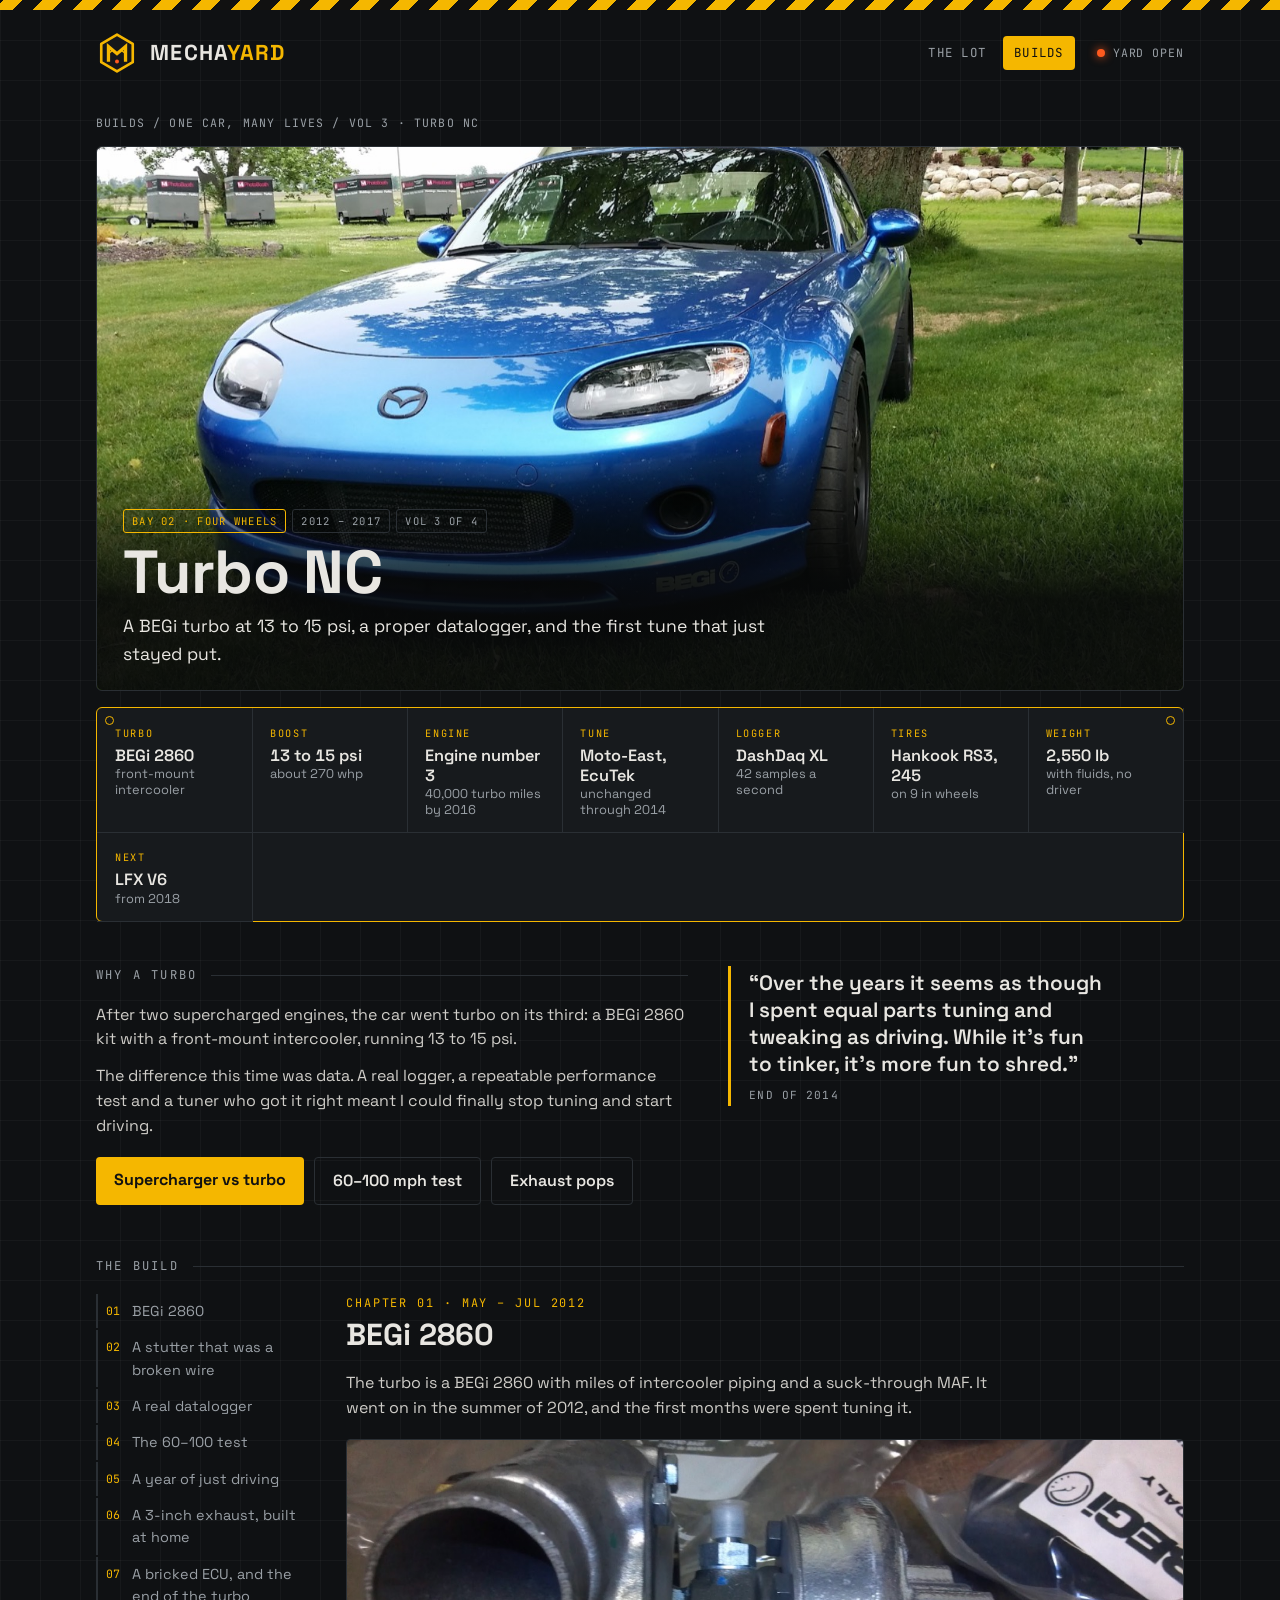
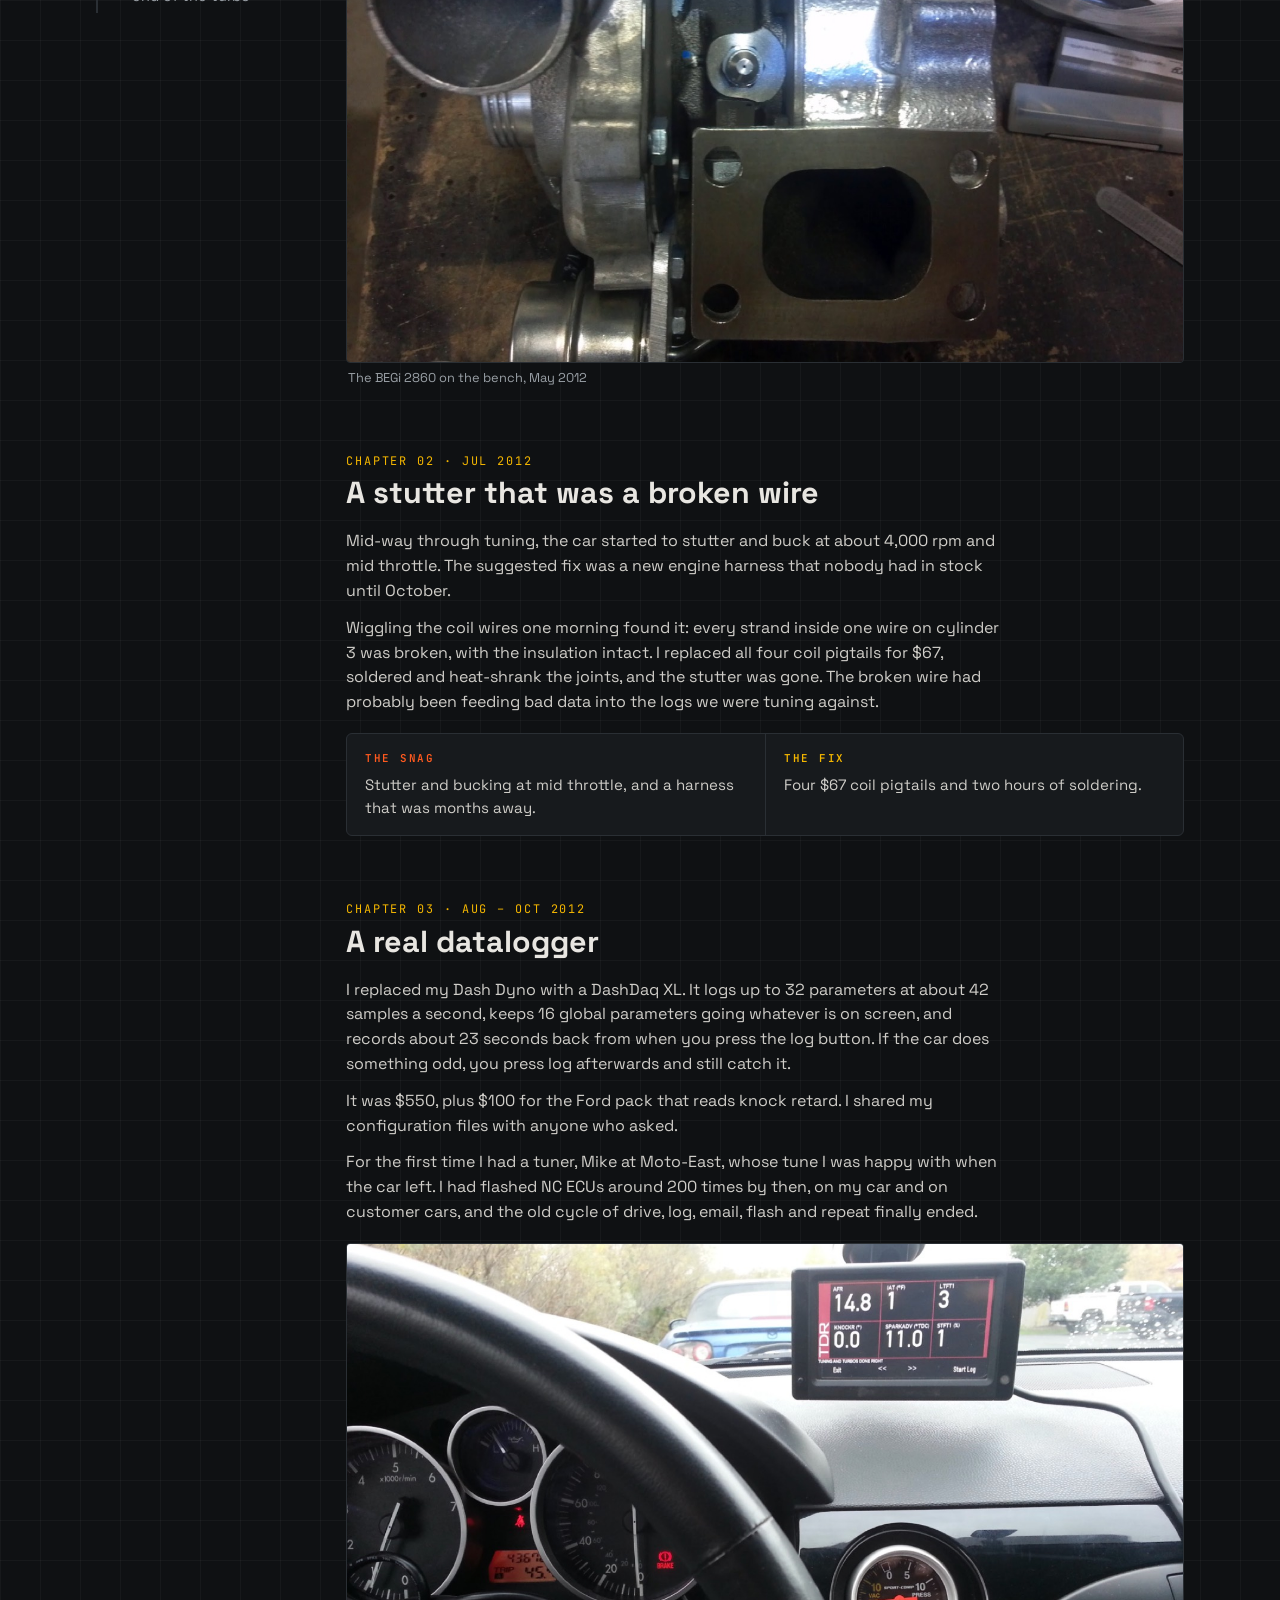
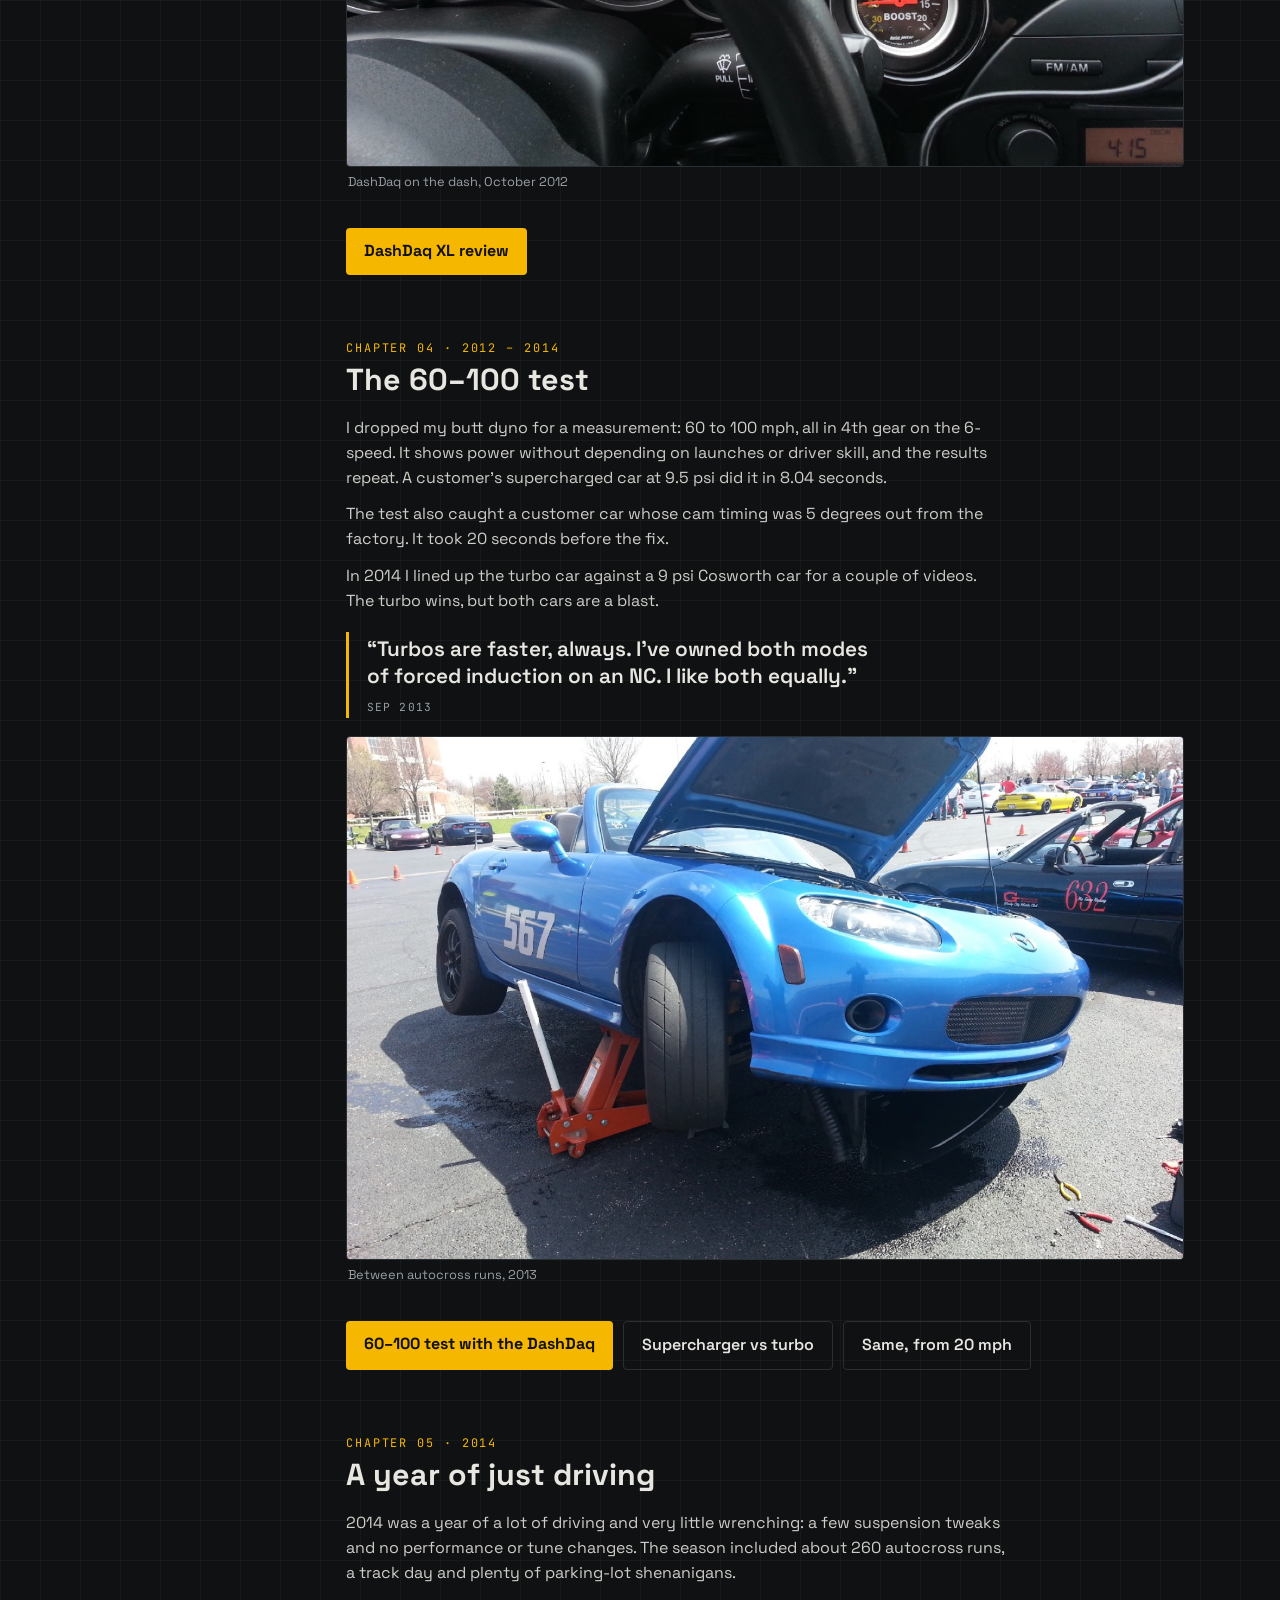
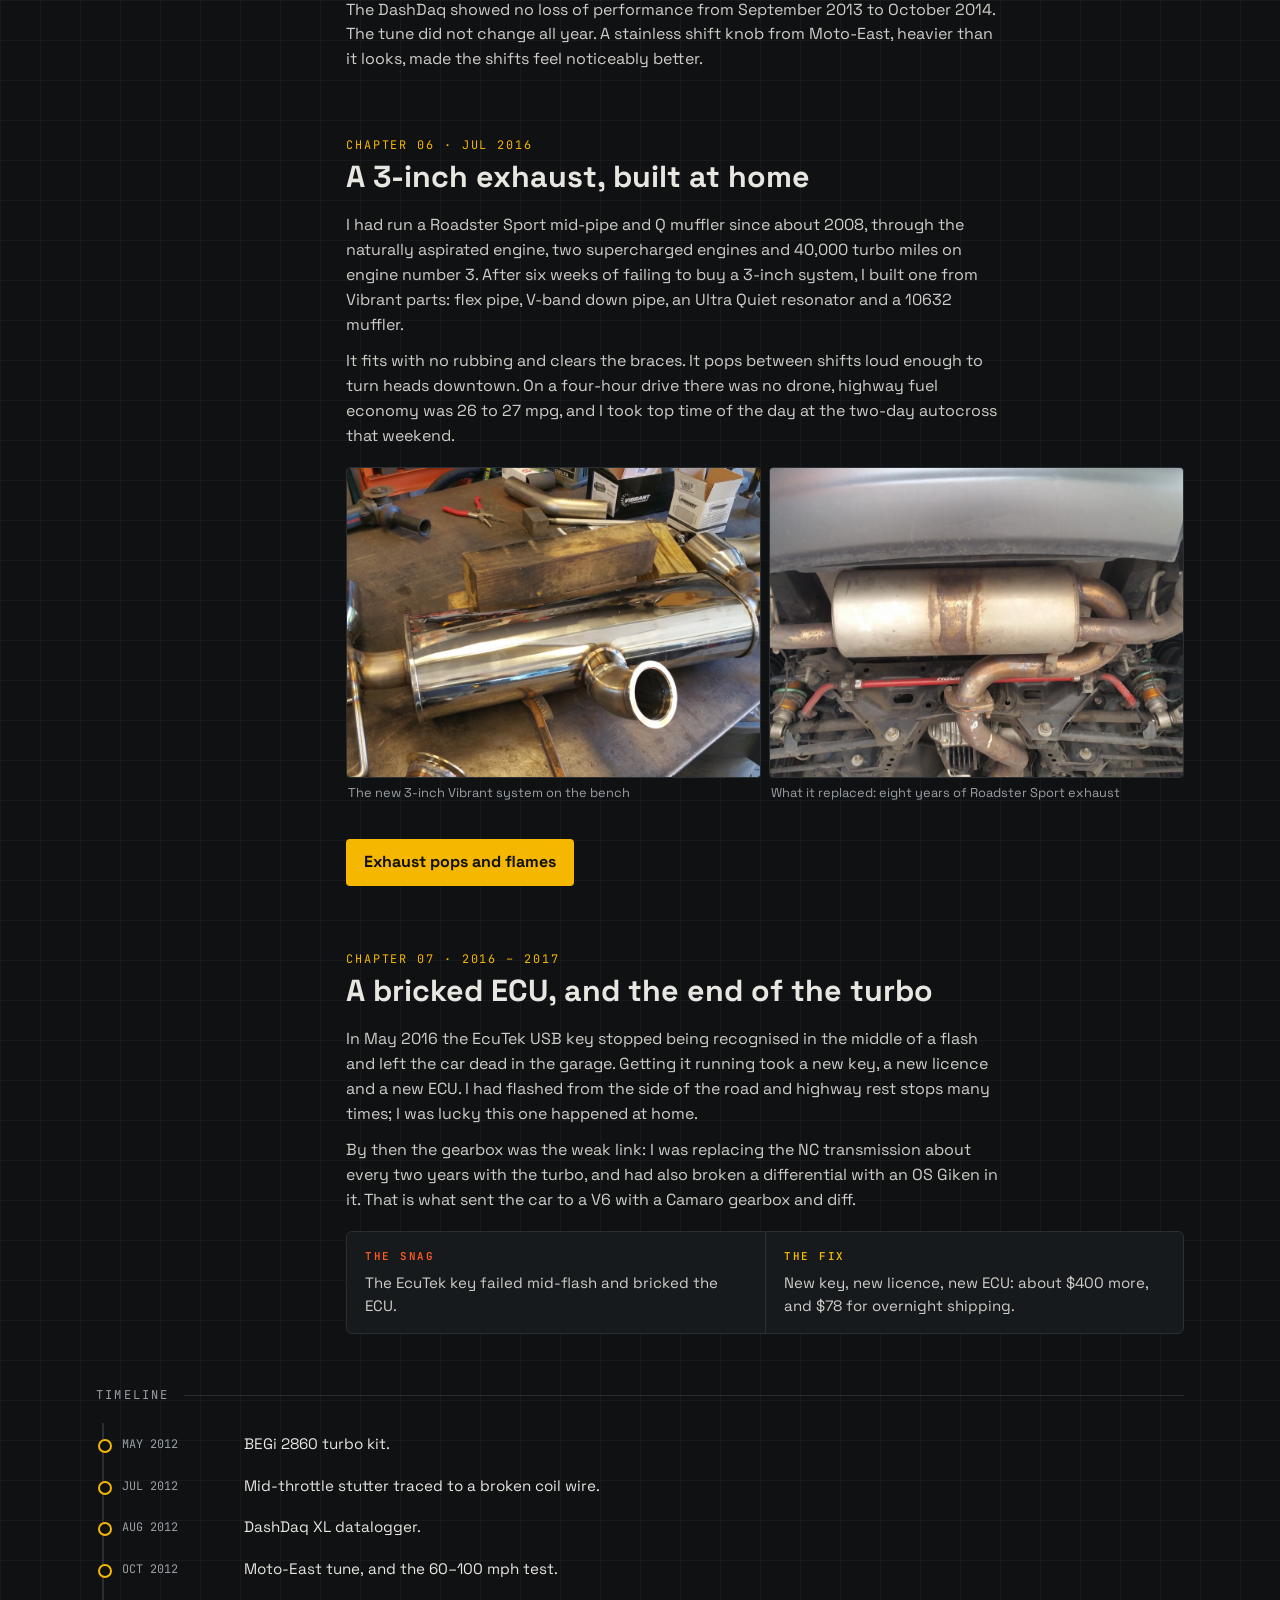
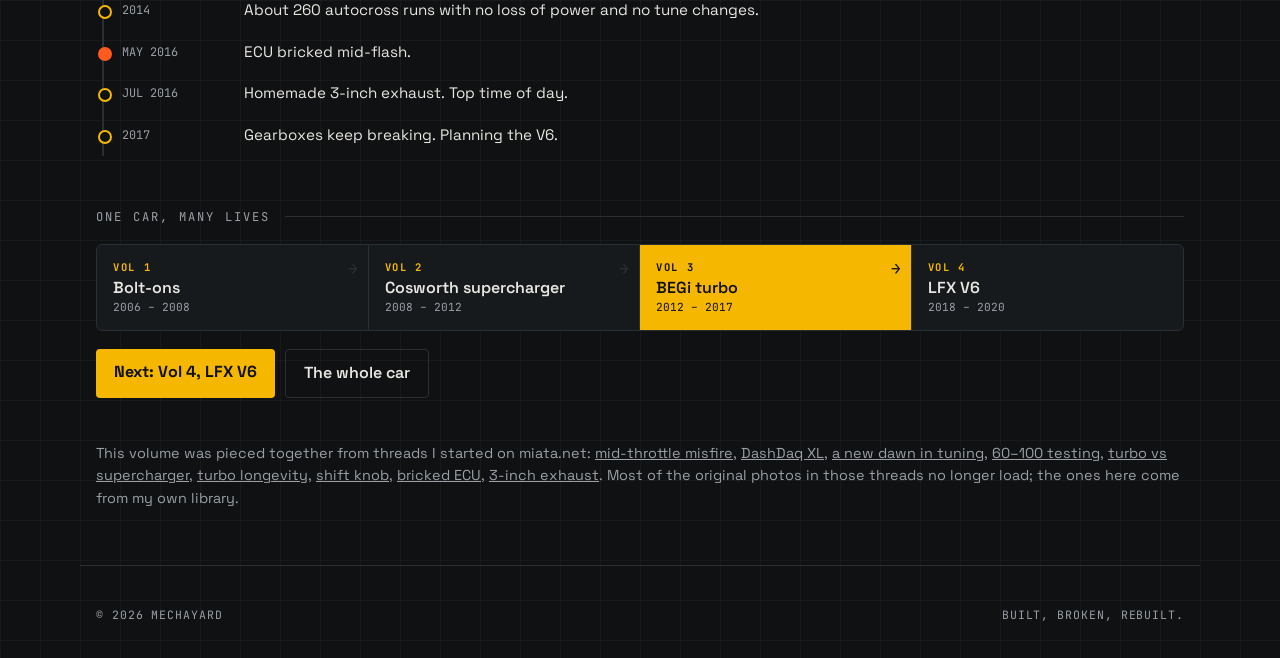
<file: builds/nc/vol-3-turbo/index.html>
<!DOCTYPE html>
<html lang="en">
<head>
<meta charset="utf-8">
<meta name="viewport" content="width=device-width, initial-scale=1">
<title>Vol. 3, Turbo NC — Mechayard</title>
<meta name="description" content="A BEGi 2860 turbo on an NC Miata: datalogging, a harness fault, 60–100 mph testing, a year of 260 autocross runs, a homemade 3-inch exhaust and a bricked ECU.">
<meta property="og:title" content="Vol. 3, Turbo NC — Mechayard">
<meta property="og:description" content="A BEGi 2860 turbo on an NC Miata: datalogging, a harness fault, 60–100 mph testing, a year of 260 autocross runs, a homemade 3-inch exhaust and a bricked ECU.">
<meta property="og:image" content="https://mechayard.com/builds/nc/vol-3-turbo/img/front-2014.jpg">
<link rel="icon" href="/logo.svg" type="image/svg+xml">
<link rel="preconnect" href="https://fonts.googleapis.com">
<link rel="preconnect" href="https://fonts.gstatic.com" crossorigin>
<link href="https://fonts.googleapis.com/css2?family=Space+Grotesk:wght@400;500;600;700&family=JetBrains+Mono:wght@400;600&display=swap" rel="stylesheet">
<link rel="stylesheet" href="/assets/site.css">
</head>
<body>
<div class="hazard"></div>
<header class="site"><div class="wrap">
  <a class="brand" href="/">
    <img src="/logo.svg" alt="" width="42" height="42">
    <span class="wordmark">MECHA<span>YARD</span></span>
  </a>
  <div class="headright">
    <nav class="main" aria-label="Main">
      <a href="/">THE LOT</a>
      <a href="/builds/" class="on">BUILDS</a>
    </nav>
    <div class="status"><i></i>YARD OPEN</div>
  </div>
</div></header>
<main class="wrap">
  <div class="crumb"><a href="/builds/">BUILDS</a> / <a href="/builds/nc/">ONE CAR, MANY LIVES</a> / VOL 3 · TURBO NC</div>
  <div class="bhero">
    <img src="img/front-2014.jpg" alt="Blue NC Miata with a front-mount intercooler and BEGi sticker">
    <div class="over">
      <div class="chips"><span class="tag y">BAY 02 · FOUR WHEELS</span><span class="tag">2012 – 2017</span><span class="tag">VOL 3 OF 4</span></div>
      <h1>Turbo NC</h1>
      <p class="lede" style="color:var(--text)">A BEGi turbo at 13 to 15 psi, a proper datalogger, and the first tune that just stayed put.</p>
    </div>
  </div>

  <dl class="plate">
    <div><dt>TURBO</dt><dd>BEGi 2860<small>front-mount intercooler</small></dd></div>
    <div><dt>BOOST</dt><dd>13 to 15 psi<small>about 270 whp</small></dd></div>
    <div><dt>ENGINE</dt><dd>Engine number 3<small>40,000 turbo miles by 2016</small></dd></div>
    <div><dt>TUNE</dt><dd>Moto-East, EcuTek<small>unchanged through 2014</small></dd></div>
    <div><dt>LOGGER</dt><dd>DashDaq XL<small>42 samples a second</small></dd></div>
    <div><dt>TIRES</dt><dd>Hankook RS3, 245<small>on 9 in wheels</small></dd></div>
    <div><dt>WEIGHT</dt><dd>2,550 lb<small>with fluids, no driver</small></dd></div>
    <div><dt>NEXT</dt><dd>LFX V6<small>from 2018</small></dd></div>
  </dl>

  <section class="why">
    <div class="prose">
      <div class="section-label" style="margin-top:0">WHY A TURBO</div>
      <p>After two supercharged engines, the car went turbo on its third: a BEGi 2860 kit with a front-mount intercooler, running 13 to 15 psi.</p>
      <p>The difference this time was data. A real logger, a repeatable performance test and a tuner who got it right meant I could finally stop tuning and start driving.</p>
      <div class="watch"><a class="btn" href="https://www.youtube.com/watch?v=lgZI1Bt_r3w">Supercharger vs turbo</a><a class="btn ghost" href="https://www.youtube.com/watch?v=RlLNvfkao80">60–100 mph test</a><a class="btn ghost" href="https://www.youtube.com/watch?v=K9NowaVS9E0">Exhaust pops</a></div>
    </div>
    <blockquote class="pull">“Over the years it seems as though I spent equal parts tuning and tweaking as driving. While it&#x27;s fun to tinker, it&#x27;s more fun to shred.”<cite>END OF 2014</cite></blockquote>
  </section>

  <div class="section-label">THE BUILD</div>
  <div class="story">
    <nav class="rail" aria-label="Chapters">
      <a href="#ch-1"><b>01</b><span>BEGi 2860</span></a>
      <a href="#ch-2"><b>02</b><span>A stutter that was a broken wire</span></a>
      <a href="#ch-3"><b>03</b><span>A real datalogger</span></a>
      <a href="#ch-4"><b>04</b><span>The 60–100 test</span></a>
      <a href="#ch-5"><b>05</b><span>A year of just driving</span></a>
      <a href="#ch-6"><b>06</b><span>A 3-inch exhaust, built at home</span></a>
      <a href="#ch-7"><b>07</b><span>A bricked ECU, and the end of the turbo</span></a>
    </nav>
    <div class="chapters">
      <section class="ch" id="ch-1">
        <div class="ch-head"><span class="ch-no">CHAPTER 01 · MAY – JUL 2012</span><h2>BEGi 2860</h2></div>
        <div class="prose">
          <p>The turbo is a BEGi 2860 with miles of intercooler piping and a suck-through MAF. It went on in the summer of 2012, and the first months were spent tuning it.</p>
        </div>
        <div class="shots one">
          <figure class="w"><button type="button" data-img="img/begi-2860.jpg" data-cap="The BEGi 2860 on the bench, May 2012" aria-label="Enlarge: The BEGi 2860 on the bench, May 2012"><img src="img/begi-2860.jpg" alt="The BEGi 2860 on the bench, May 2012" loading="lazy"></button><figcaption>The BEGi 2860 on the bench, May 2012</figcaption></figure>
        </div>
      </section>
      <section class="ch" id="ch-2">
        <div class="ch-head"><span class="ch-no">CHAPTER 02 · JUL 2012</span><h2>A stutter that was a broken wire</h2></div>
        <div class="prose">
          <p>Mid-way through tuning, the car started to stutter and buck at about 4,000 rpm and mid throttle. The suggested fix was a new engine harness that nobody had in stock until October.</p>
          <p>Wiggling the coil wires one morning found it: every strand inside one wire on cylinder 3 was broken, with the insulation intact. I replaced all four coil pigtails for $67, soldered and heat-shrank the joints, and the stutter was gone. The broken wire had probably been feeding bad data into the logs we were tuning against.</p>
        </div>
        <div class="snag"><div class="s"><h4>THE SNAG</h4><p>Stutter and bucking at mid throttle, and a harness that was months away.</p></div><div class="f"><h4>THE FIX</h4><p>Four $67 coil pigtails and two hours of soldering.</p></div></div>
      </section>
      <section class="ch" id="ch-3">
        <div class="ch-head"><span class="ch-no">CHAPTER 03 · AUG – OCT 2012</span><h2>A real datalogger</h2></div>
        <div class="prose">
          <p>I replaced my Dash Dyno with a DashDaq XL. It logs up to 32 parameters at about 42 samples a second, keeps 16 global parameters going whatever is on screen, and records about 23 seconds back from when you press the log button. If the car does something odd, you press log afterwards and still catch it.</p>
          <p>It was $550, plus $100 for the Ford pack that reads knock retard. I shared my configuration files with anyone who asked.</p>
          <p>For the first time I had a tuner, Mike at Moto-East, whose tune I was happy with when the car left. I had flashed NC ECUs around 200 times by then, on my car and on customer cars, and the old cycle of drive, log, email, flash and repeat finally ended.</p>
        </div>
        <div class="shots one">
          <figure class="w"><button type="button" data-img="img/dashdaq.jpg" data-cap="DashDaq on the dash, October 2012" aria-label="Enlarge: DashDaq on the dash, October 2012"><img src="img/dashdaq.jpg" alt="DashDaq on the dash, October 2012" loading="lazy"></button><figcaption>DashDaq on the dash, October 2012</figcaption></figure>
        </div>
        <div class="watch"><a class="btn" href="https://www.youtube.com/watch?v=Nj697OF6Cmo">DashDaq XL review</a></div>
      </section>
      <section class="ch" id="ch-4">
        <div class="ch-head"><span class="ch-no">CHAPTER 04 · 2012 – 2014</span><h2>The 60–100 test</h2></div>
        <div class="prose">
          <p>I dropped my butt dyno for a measurement: 60 to 100 mph, all in 4th gear on the 6-speed. It shows power without depending on launches or driver skill, and the results repeat. A customer&#x27;s supercharged car at 9.5 psi did it in 8.04 seconds.</p>
          <p>The test also caught a customer car whose cam timing was 5 degrees out from the factory. It took 20 seconds before the fix.</p>
          <p>In 2014 I lined up the turbo car against a 9 psi Cosworth car for a couple of videos. The turbo wins, but both cars are a blast.</p>
        </div>
        <blockquote class="pull">“Turbos are faster, always. I&#x27;ve owned both modes of forced induction on an NC. I like both equally.”<cite>SEP 2013</cite></blockquote>
        <div class="shots one">
          <figure class="w"><button type="button" data-img="img/autocross-2013.jpg" data-cap="Between autocross runs, 2013" aria-label="Enlarge: Between autocross runs, 2013"><img src="img/autocross-2013.jpg" alt="Between autocross runs, 2013" loading="lazy"></button><figcaption>Between autocross runs, 2013</figcaption></figure>
        </div>
        <div class="watch"><a class="btn" href="https://www.youtube.com/watch?v=RlLNvfkao80">60–100 test with the DashDaq</a><a class="btn ghost" href="https://www.youtube.com/watch?v=lgZI1Bt_r3w">Supercharger vs turbo</a><a class="btn ghost" href="https://www.youtube.com/watch?v=sXVlmRKCZTc">Same, from 20 mph</a></div>
      </section>
      <section class="ch" id="ch-5">
        <div class="ch-head"><span class="ch-no">CHAPTER 05 · 2014</span><h2>A year of just driving</h2></div>
        <div class="prose">
          <p>2014 was a year of a lot of driving and very little wrenching: a few suspension tweaks and no performance or tune changes. The season included about 260 autocross runs, a track day and plenty of parking-lot shenanigans.</p>
          <p>The DashDaq showed no loss of performance from September 2013 to October 2014. The tune did not change all year. A stainless shift knob from Moto-East, heavier than it looks, made the shifts feel noticeably better.</p>
        </div>
      </section>
      <section class="ch" id="ch-6">
        <div class="ch-head"><span class="ch-no">CHAPTER 06 · JUL 2016</span><h2>A 3-inch exhaust, built at home</h2></div>
        <div class="prose">
          <p>I had run a Roadster Sport mid-pipe and Q muffler since about 2008, through the naturally aspirated engine, two supercharged engines and 40,000 turbo miles on engine number 3. After six weeks of failing to buy a 3-inch system, I built one from Vibrant parts: flex pipe, V-band down pipe, an Ultra Quiet resonator and a 10632 muffler.</p>
          <p>It fits with no rubbing and clears the braces. It pops between shifts loud enough to turn heads downtown. On a four-hour drive there was no drone, highway fuel economy was 26 to 27 mpg, and I took top time of the day at the two-day autocross that weekend.</p>
        </div>
        <div class="shots two">
          <figure class="w"><button type="button" data-img="img/vibrant-3in.jpg" data-cap="The new 3-inch Vibrant system on the bench" aria-label="Enlarge: The new 3-inch Vibrant system on the bench"><img src="img/vibrant-3in.jpg" alt="The new 3-inch Vibrant system on the bench" loading="lazy"></button><figcaption>The new 3-inch Vibrant system on the bench</figcaption></figure>
          <figure><button type="button" data-img="img/old-exhaust.jpg" data-cap="What it replaced: eight years of Roadster Sport exhaust" aria-label="Enlarge: What it replaced: eight years of Roadster Sport exhaust"><img src="img/old-exhaust.jpg" alt="What it replaced: eight years of Roadster Sport exhaust" loading="lazy"></button><figcaption>What it replaced: eight years of Roadster Sport exhaust</figcaption></figure>
        </div>
        <div class="watch"><a class="btn" href="https://www.youtube.com/watch?v=K9NowaVS9E0">Exhaust pops and flames</a></div>
      </section>
      <section class="ch" id="ch-7">
        <div class="ch-head"><span class="ch-no">CHAPTER 07 · 2016 – 2017</span><h2>A bricked ECU, and the end of the turbo</h2></div>
        <div class="prose">
          <p>In May 2016 the EcuTek USB key stopped being recognised in the middle of a flash and left the car dead in the garage. Getting it running took a new key, a new licence and a new ECU. I had flashed from the side of the road and highway rest stops many times; I was lucky this one happened at home.</p>
          <p>By then the gearbox was the weak link: I was replacing the NC transmission about every two years with the turbo, and had also broken a differential with an OS Giken in it. That is what sent the car to a V6 with a Camaro gearbox and diff.</p>
        </div>
        <div class="snag"><div class="s"><h4>THE SNAG</h4><p>The EcuTek key failed mid-flash and bricked the ECU.</p></div><div class="f"><h4>THE FIX</h4><p>New key, new licence, new ECU: about $400 more, and $78 for overnight shipping.</p></div></div>
      </section>
    </div>
  </div>

  <div class="section-label">TIMELINE</div>
  <div class="log">
    <div><time>MAY 2012</time><span>BEGi 2860 turbo kit.</span></div>
    <div><time>JUL 2012</time><span>Mid-throttle stutter traced to a broken coil wire.</span></div>
    <div><time>AUG 2012</time><span>DashDaq XL datalogger.</span></div>
    <div><time>OCT 2012</time><span>Moto-East tune, and the 60–100 mph test.</span></div>
    <div><time>2014</time><span>About 260 autocross runs with no loss of power and no tune changes.</span></div>
    <div class="bad"><time>MAY 2016</time><span>ECU bricked mid-flash.</span></div>
    <div><time>JUL 2016</time><span>Homemade 3-inch exhaust. Top time of day.</span></div>
    <div><time>2017</time><span>Gearboxes keep breaking. Planning the V6.</span></div>
  </div>

  <div class="section-label">ONE CAR, MANY LIVES</div>
  <nav class="vols" aria-label="Volumes of this build">
    <a href="/builds/nc/vol-1-bolt-ons/"><b>VOL 1</b><span>Bolt-ons</span><small>2006 – 2008</small></a>
    <a href="/builds/nc/vol-2-cosworth/"><b>VOL 2</b><span>Cosworth supercharger</span><small>2008 – 2012</small></a>
    <a href="/builds/nc/vol-3-turbo/" class="on" aria-current="page"><b>VOL 3</b><span>BEGi turbo</span><small>2012 – 2017</small></a>
    <a href="/builds/nc/vol-4-lfx/"><b>VOL 4</b><span>LFX V6</span><small>2018 – 2020</small></a>
  </nav>
  <div class="watch"><a class="btn" href="/builds/nc/vol-4-lfx/">Next: Vol 4, LFX V6</a><a class="btn ghost" href="/builds/nc/">The whole car</a></div>

  <p class="src">This volume was pieced together from threads I started on miata.net: <a href="https://forum.miata.net/vb/showthread.php?t=469262">mid-throttle misfire</a>, <a href="https://forum.miata.net/vb/showthread.php?t=470671">DashDaq XL</a>, <a href="https://forum.miata.net/vb/showthread.php?t=478848">a new dawn in tuning</a>, <a href="https://forum.miata.net/vb/showthread.php?t=514495">60–100 testing</a>, <a href="https://forum.miata.net/vb/showthread.php?t=555162">turbo vs supercharger</a>, <a href="https://forum.miata.net/vb/showthread.php?t=563074">turbo longevity</a>, <a href="https://forum.miata.net/vb/showthread.php?t=575645">shift knob</a>, <a href="https://forum.miata.net/vb/showthread.php?t=611442">bricked ECU</a>, <a href="https://forum.miata.net/vb/showthread.php?t=615851">3-inch exhaust</a>. Most of the original photos in those threads no longer load; the ones here come from my own library.</p>
</main>
<footer class="site"><div class="wrap"><span>© <span id="y">2026</span> MECHAYARD</span><span>BUILT, BROKEN, REBUILT.</span></div></footer>
<div class="lb" id="lb" hidden><img id="lbimg" alt=""><p id="lbcap"></p></div>
<script src="/assets/site.js"></script>
</body>
</html>
</file>
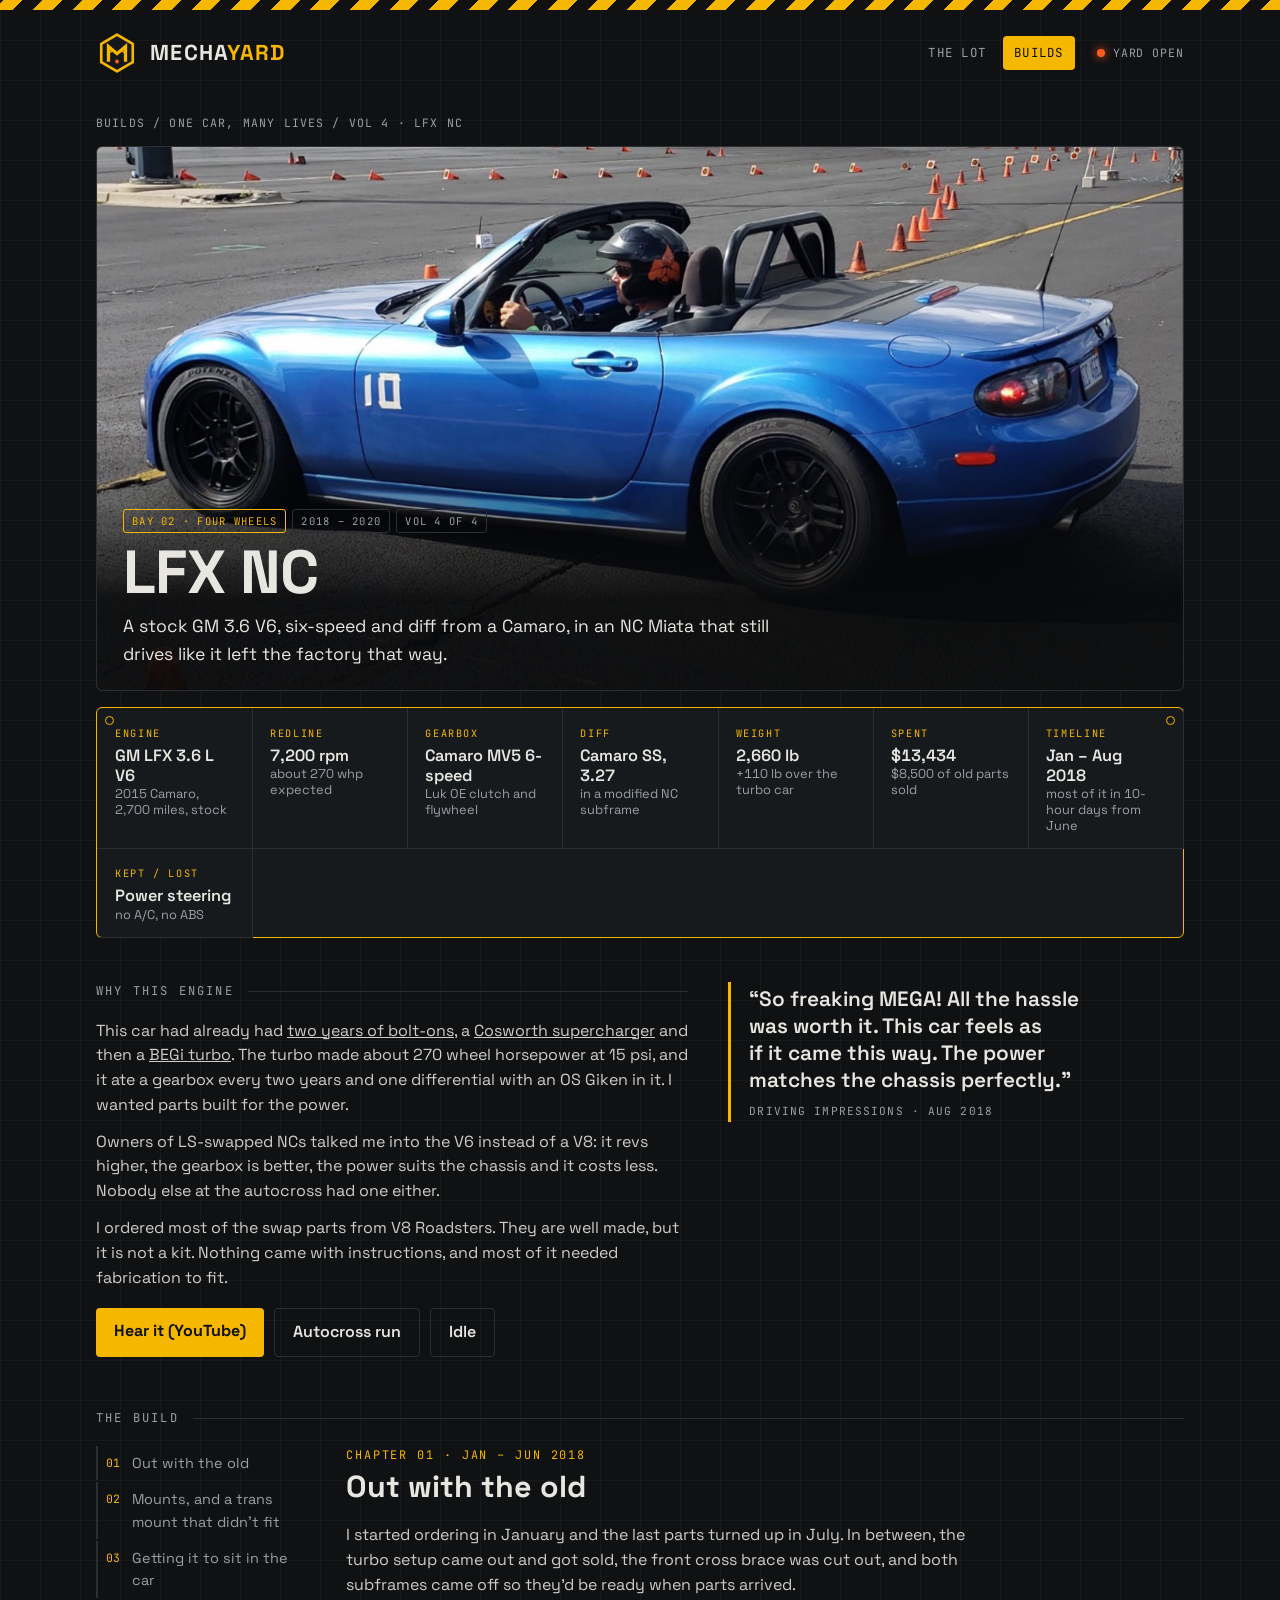
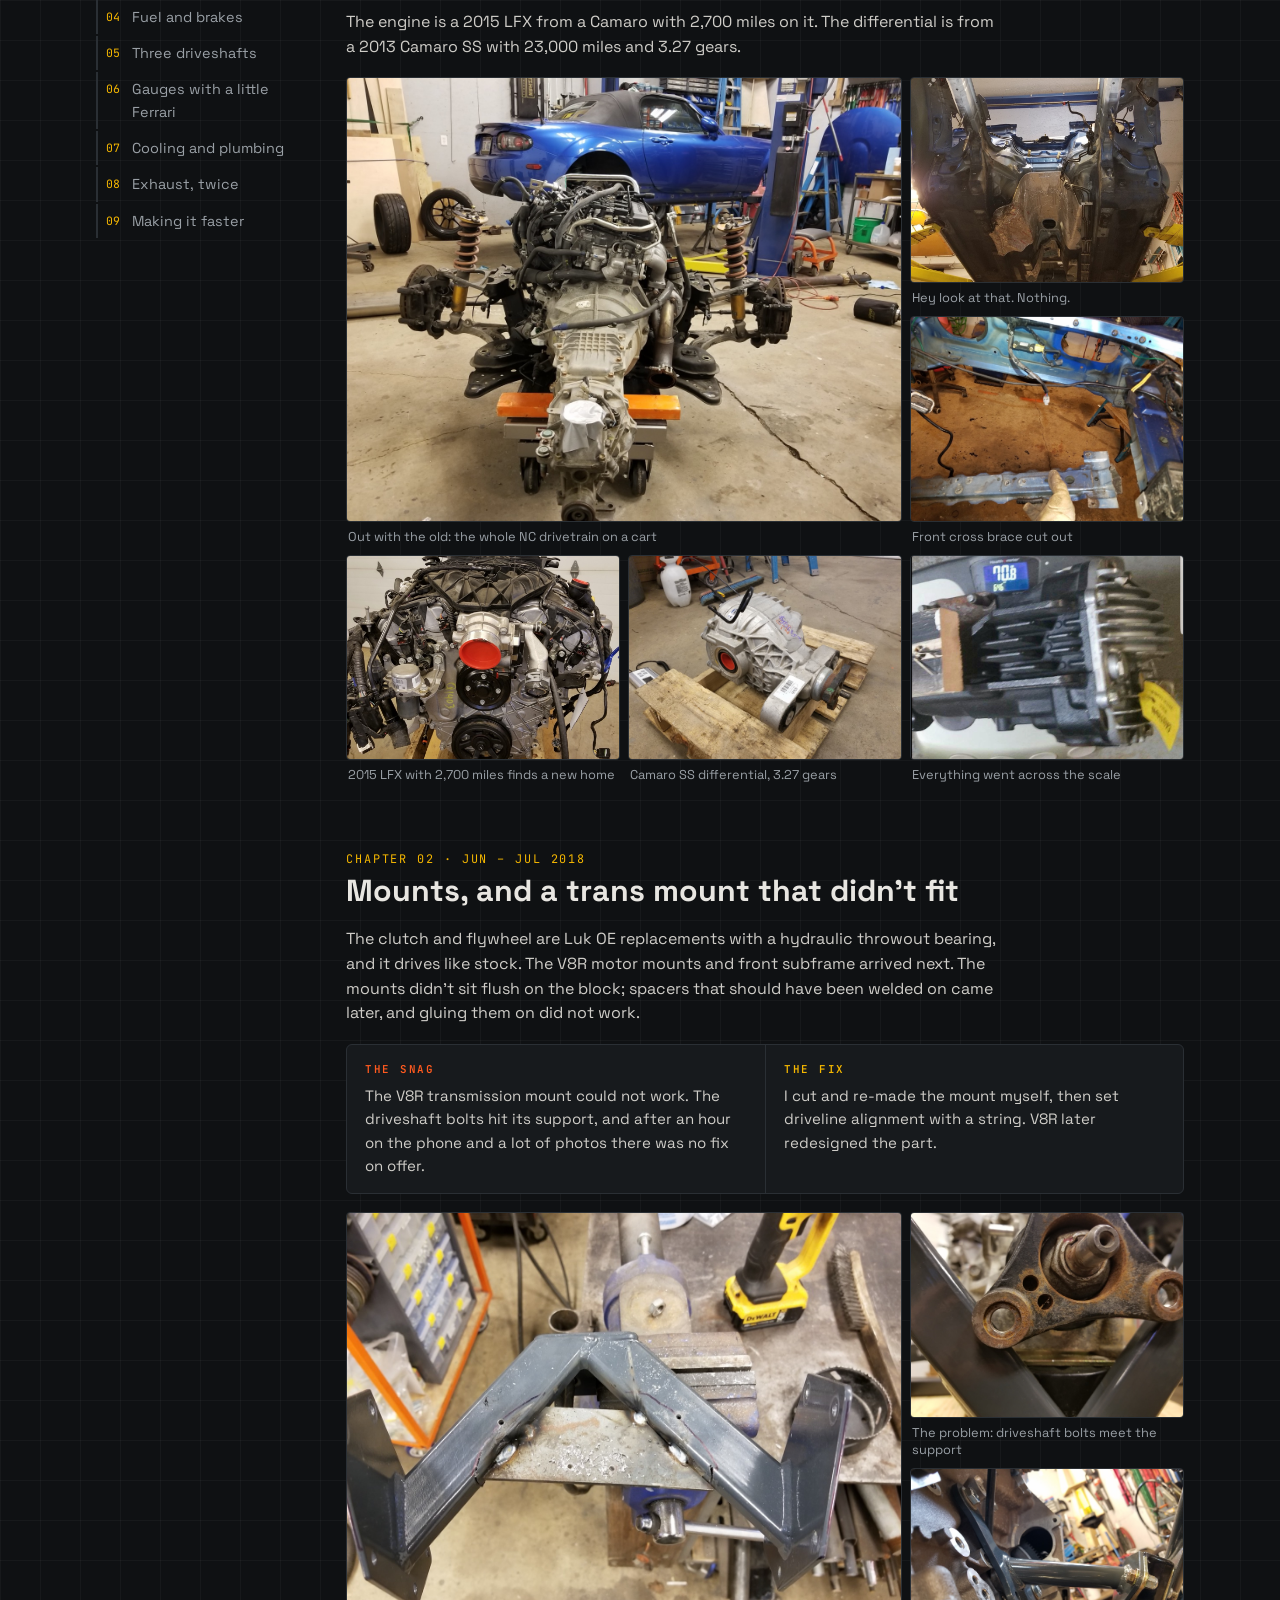
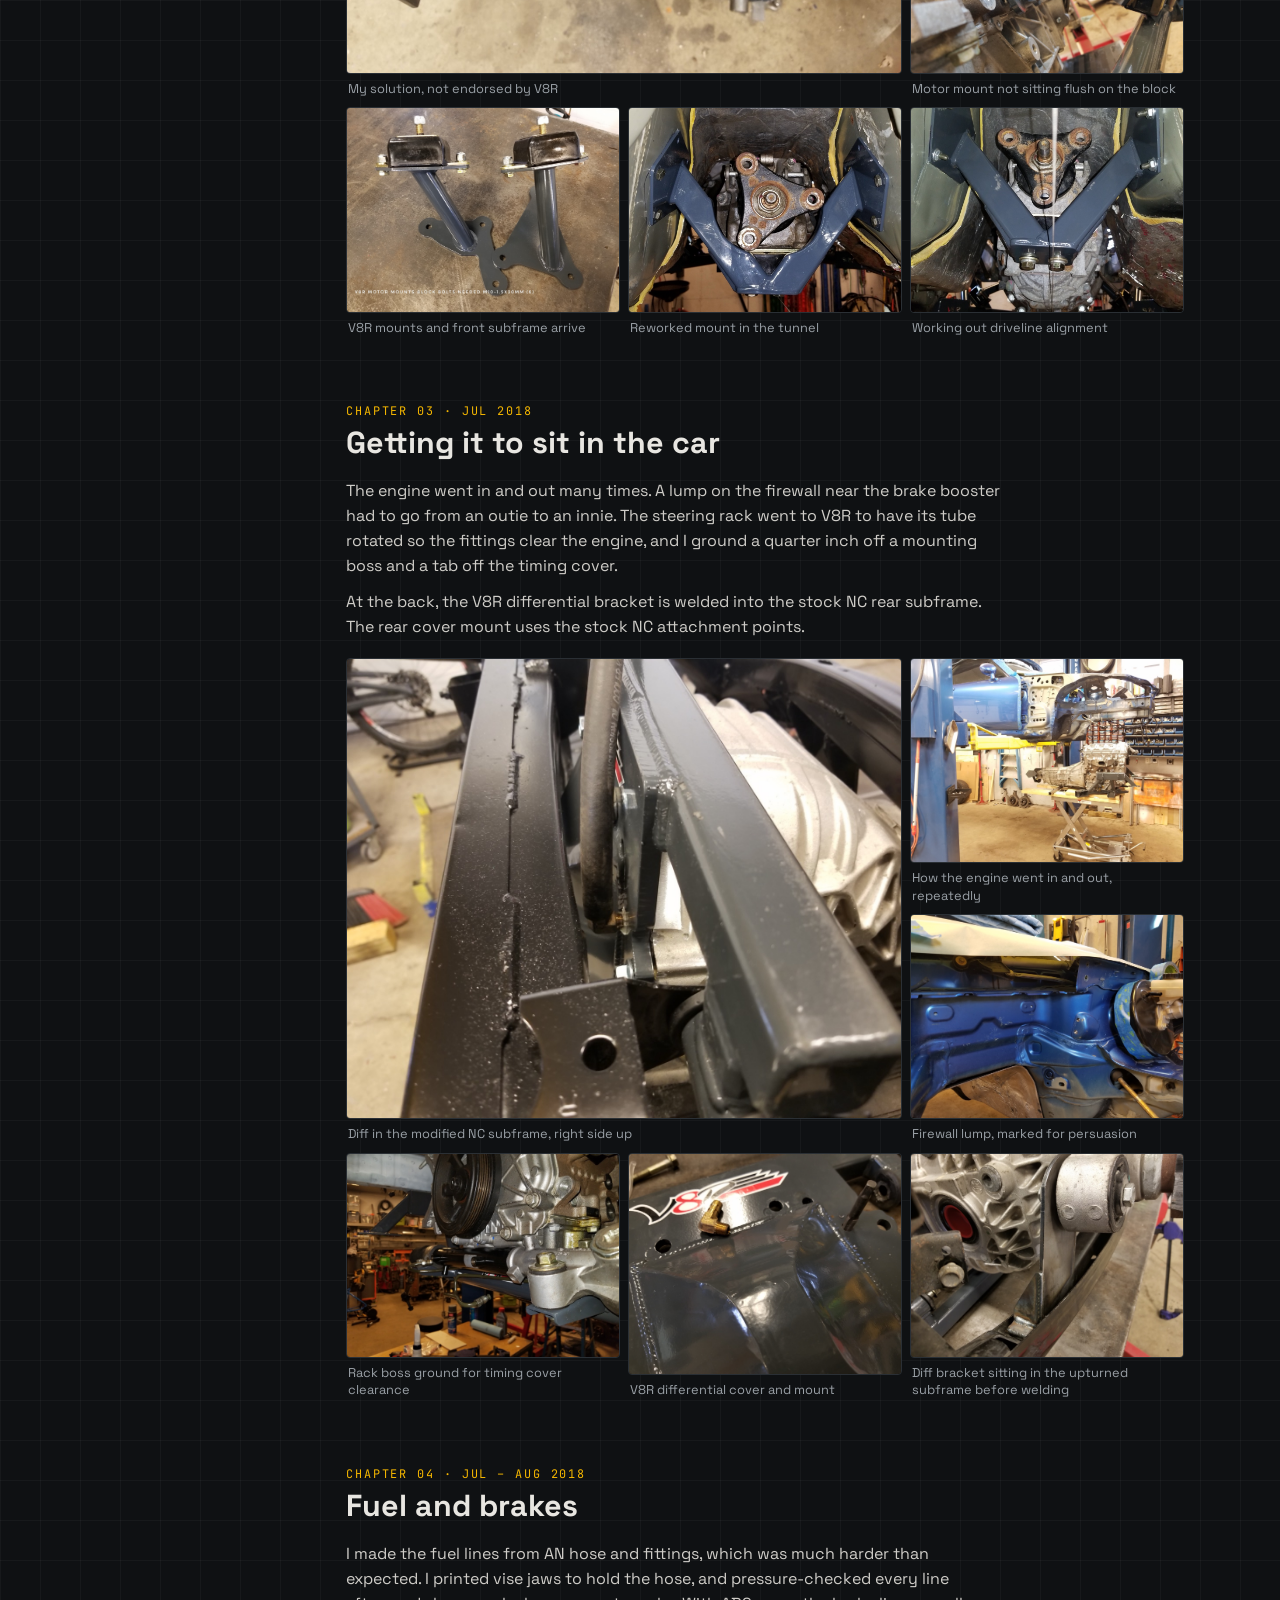
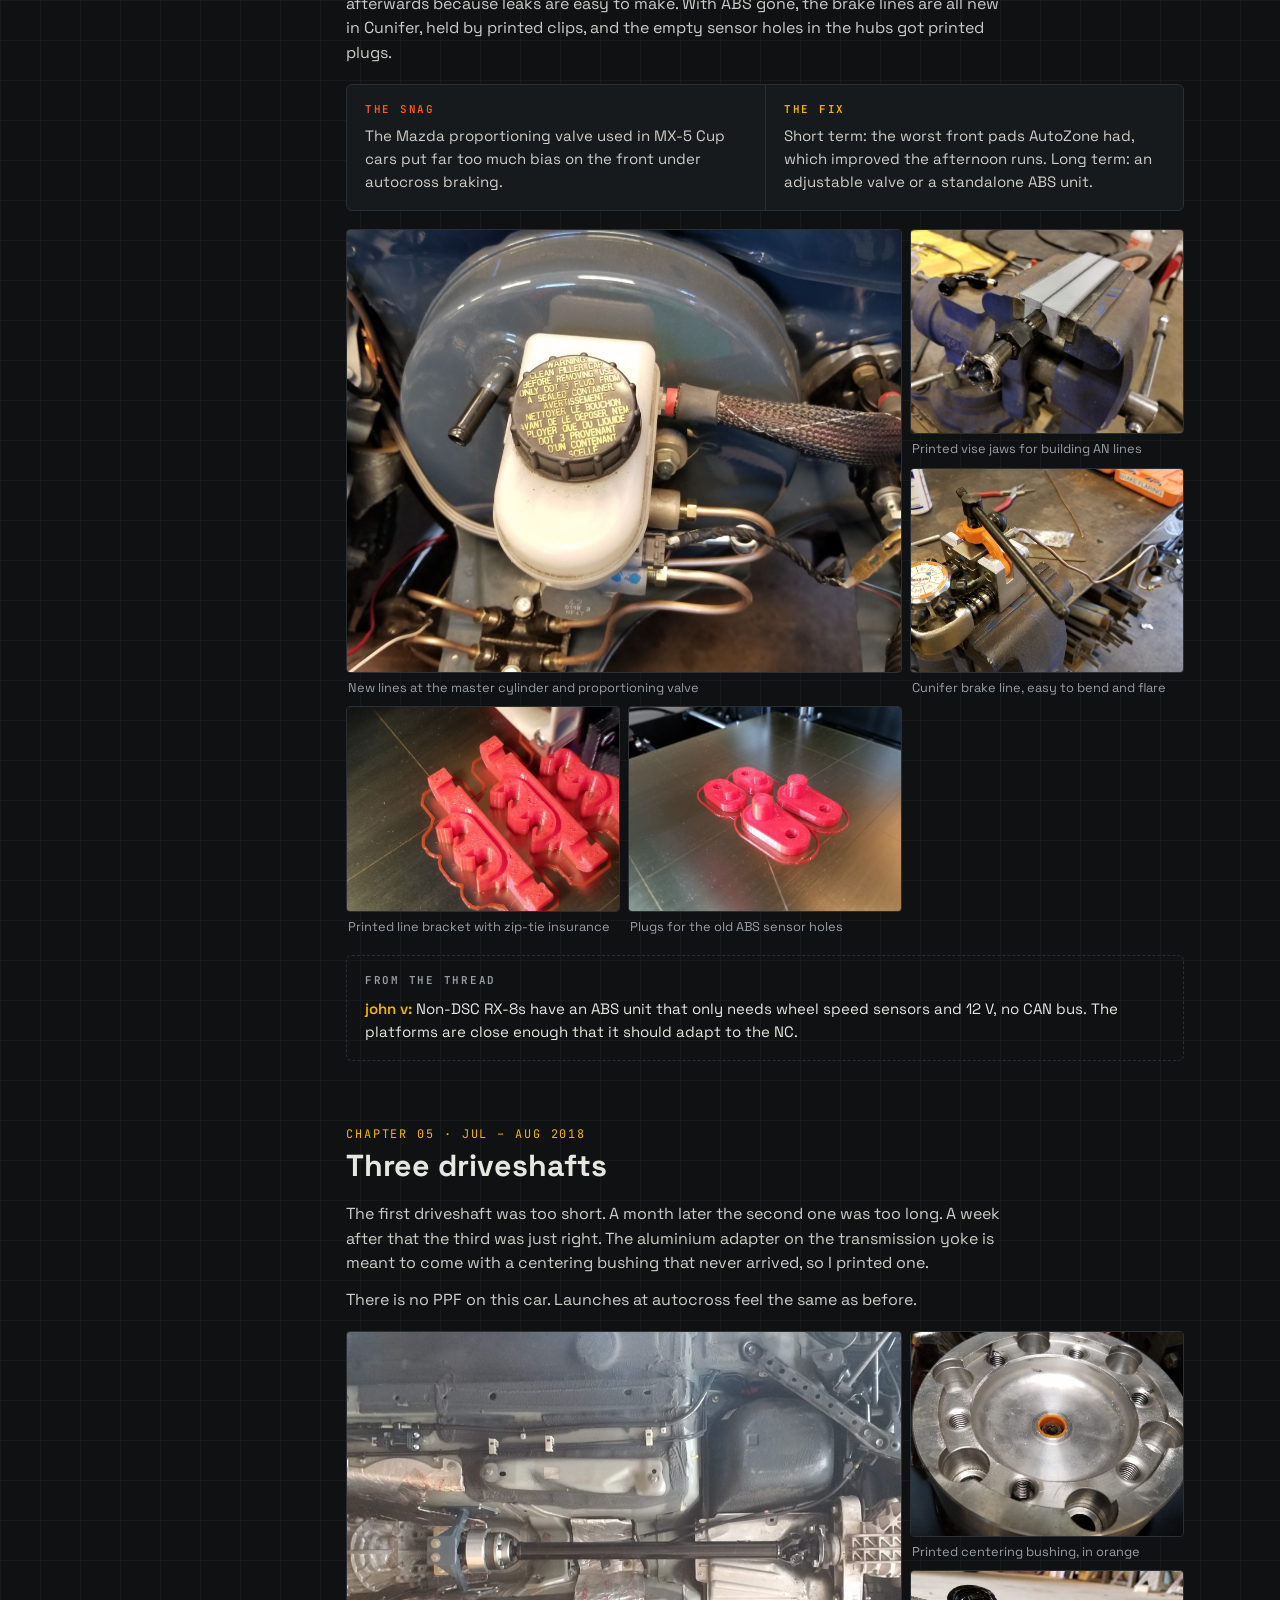
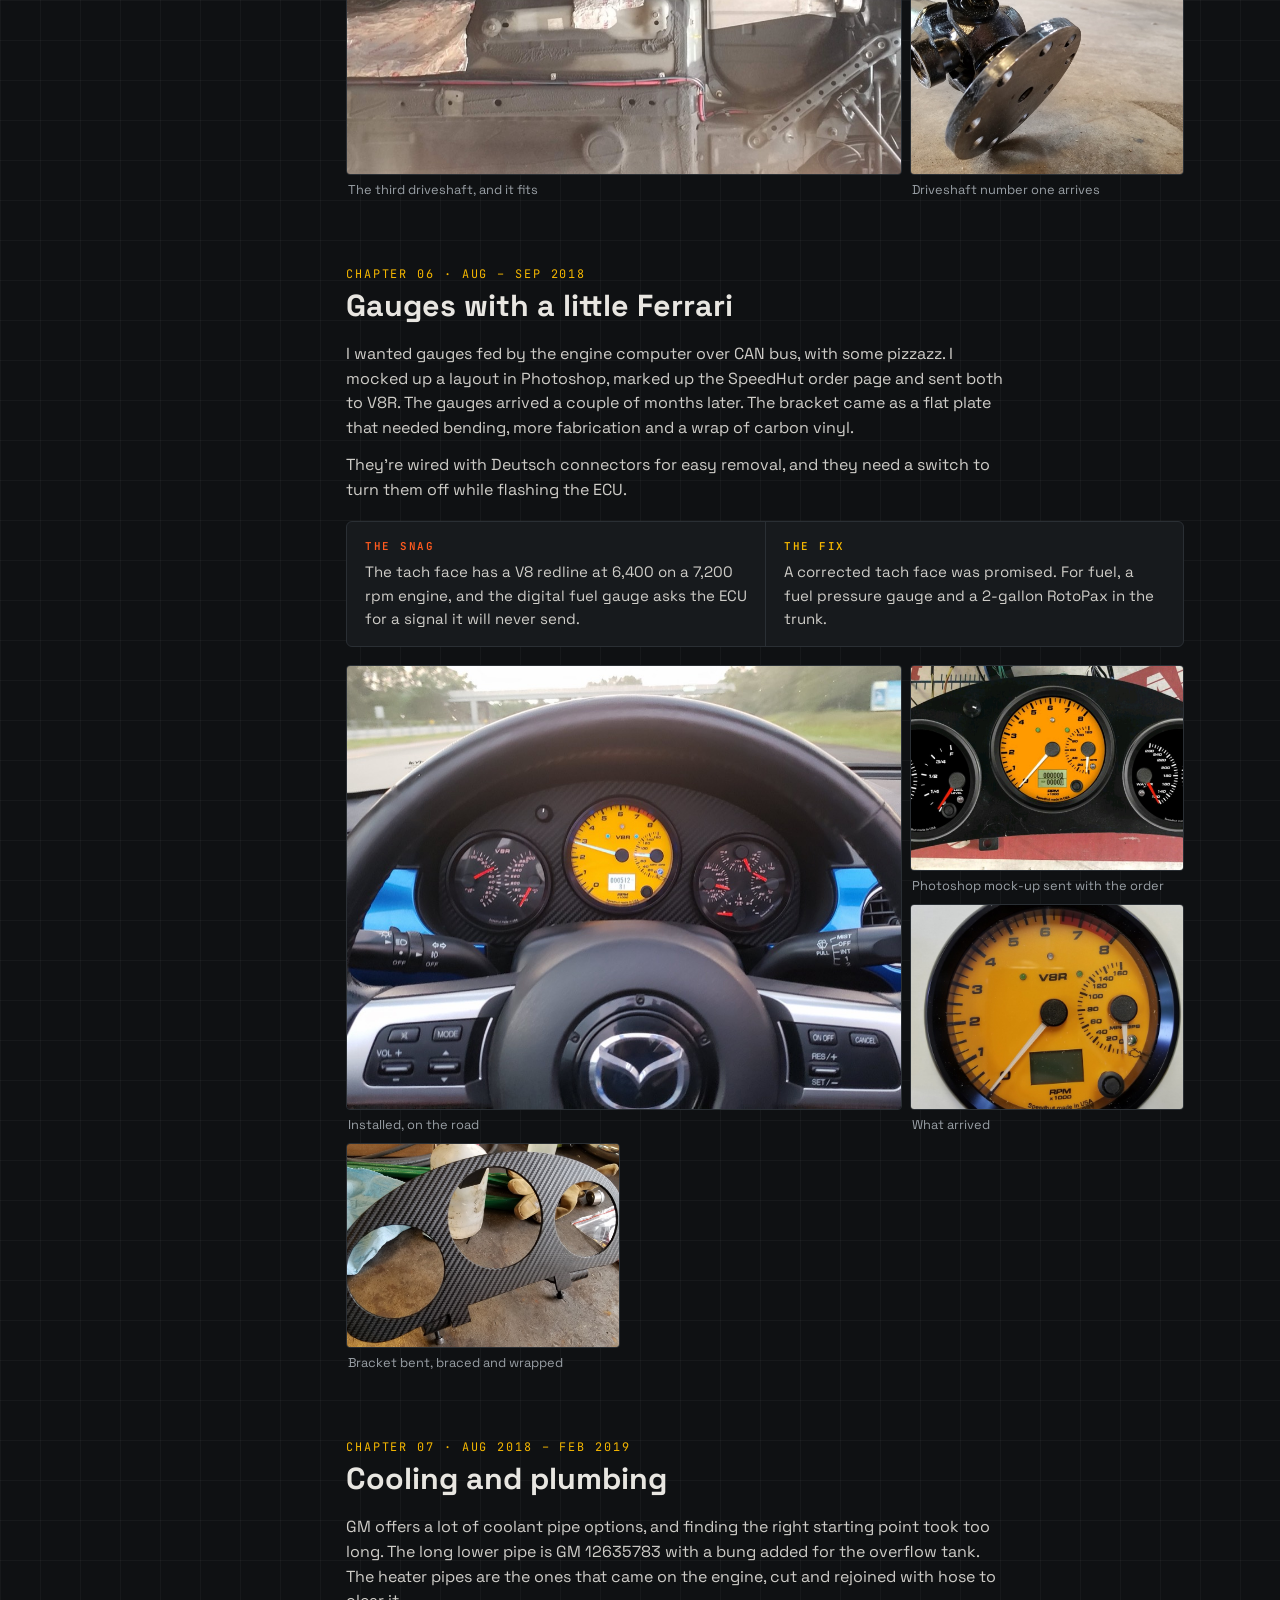
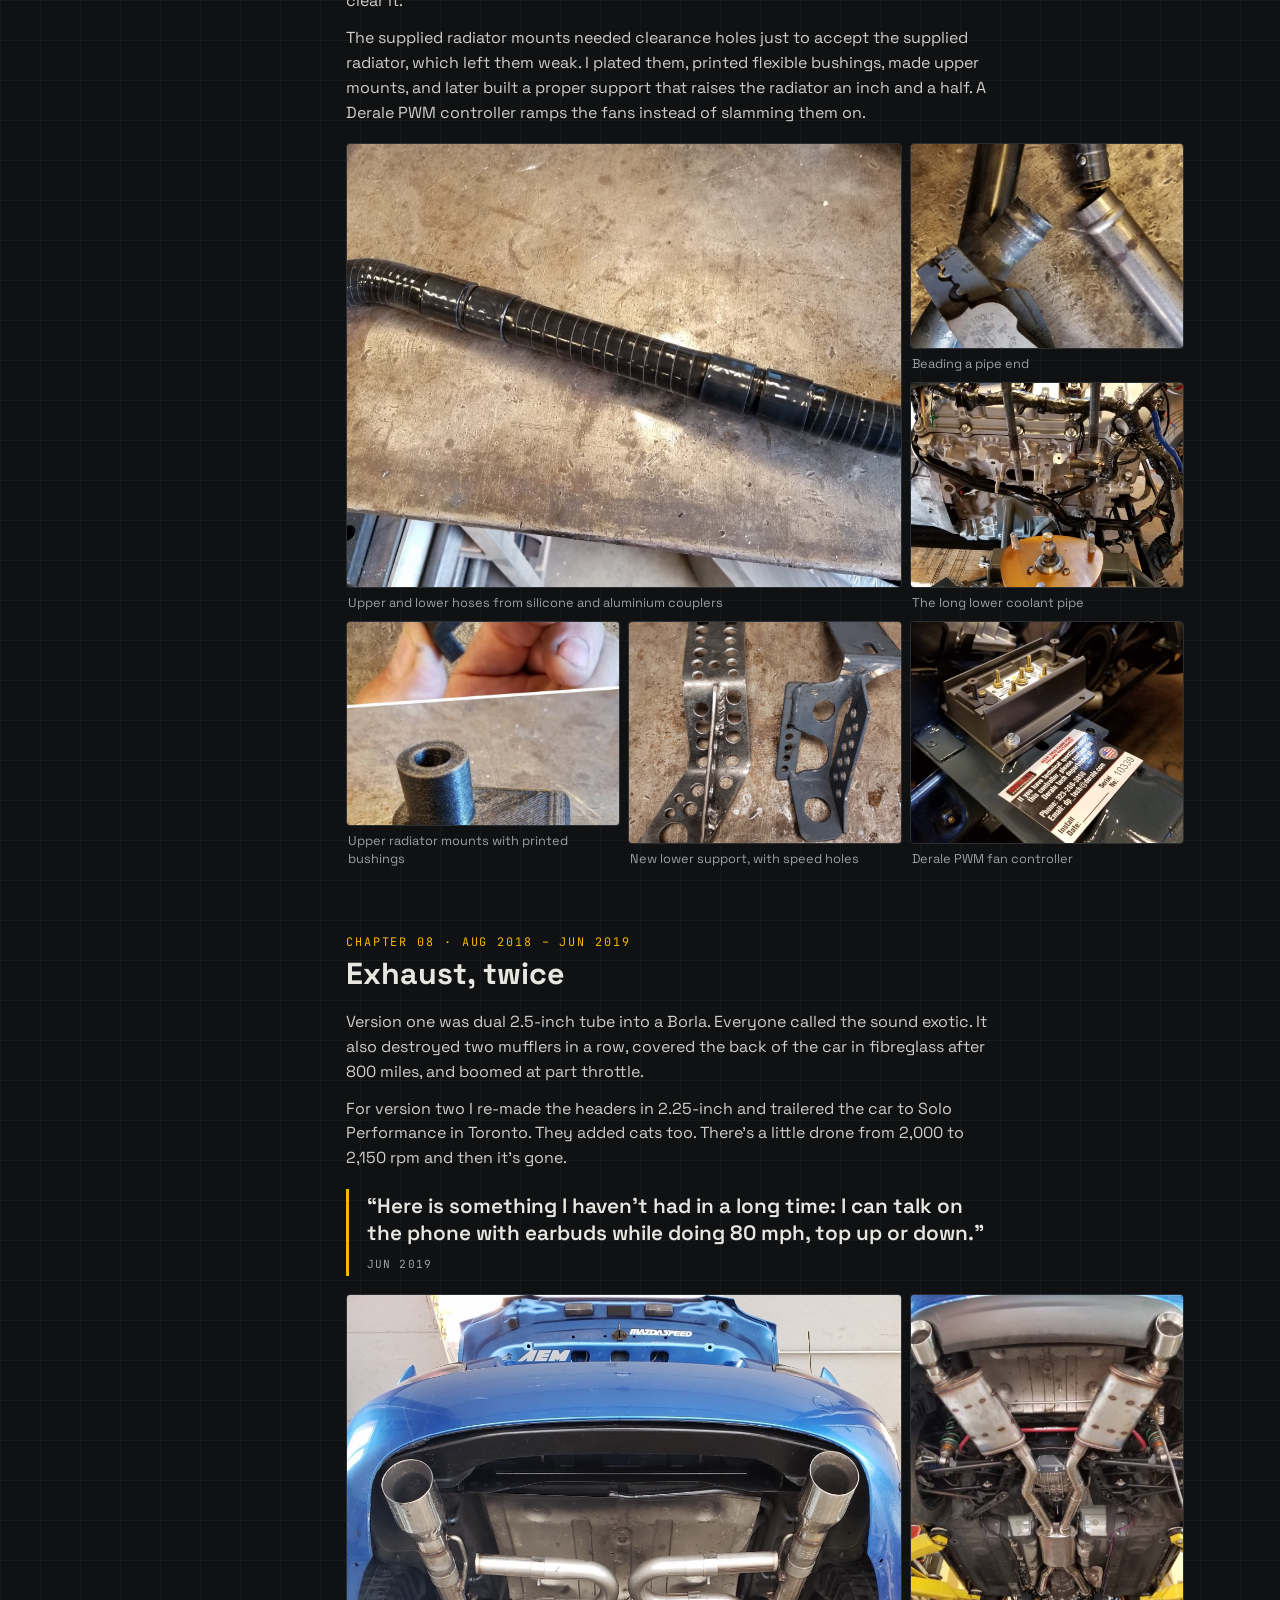
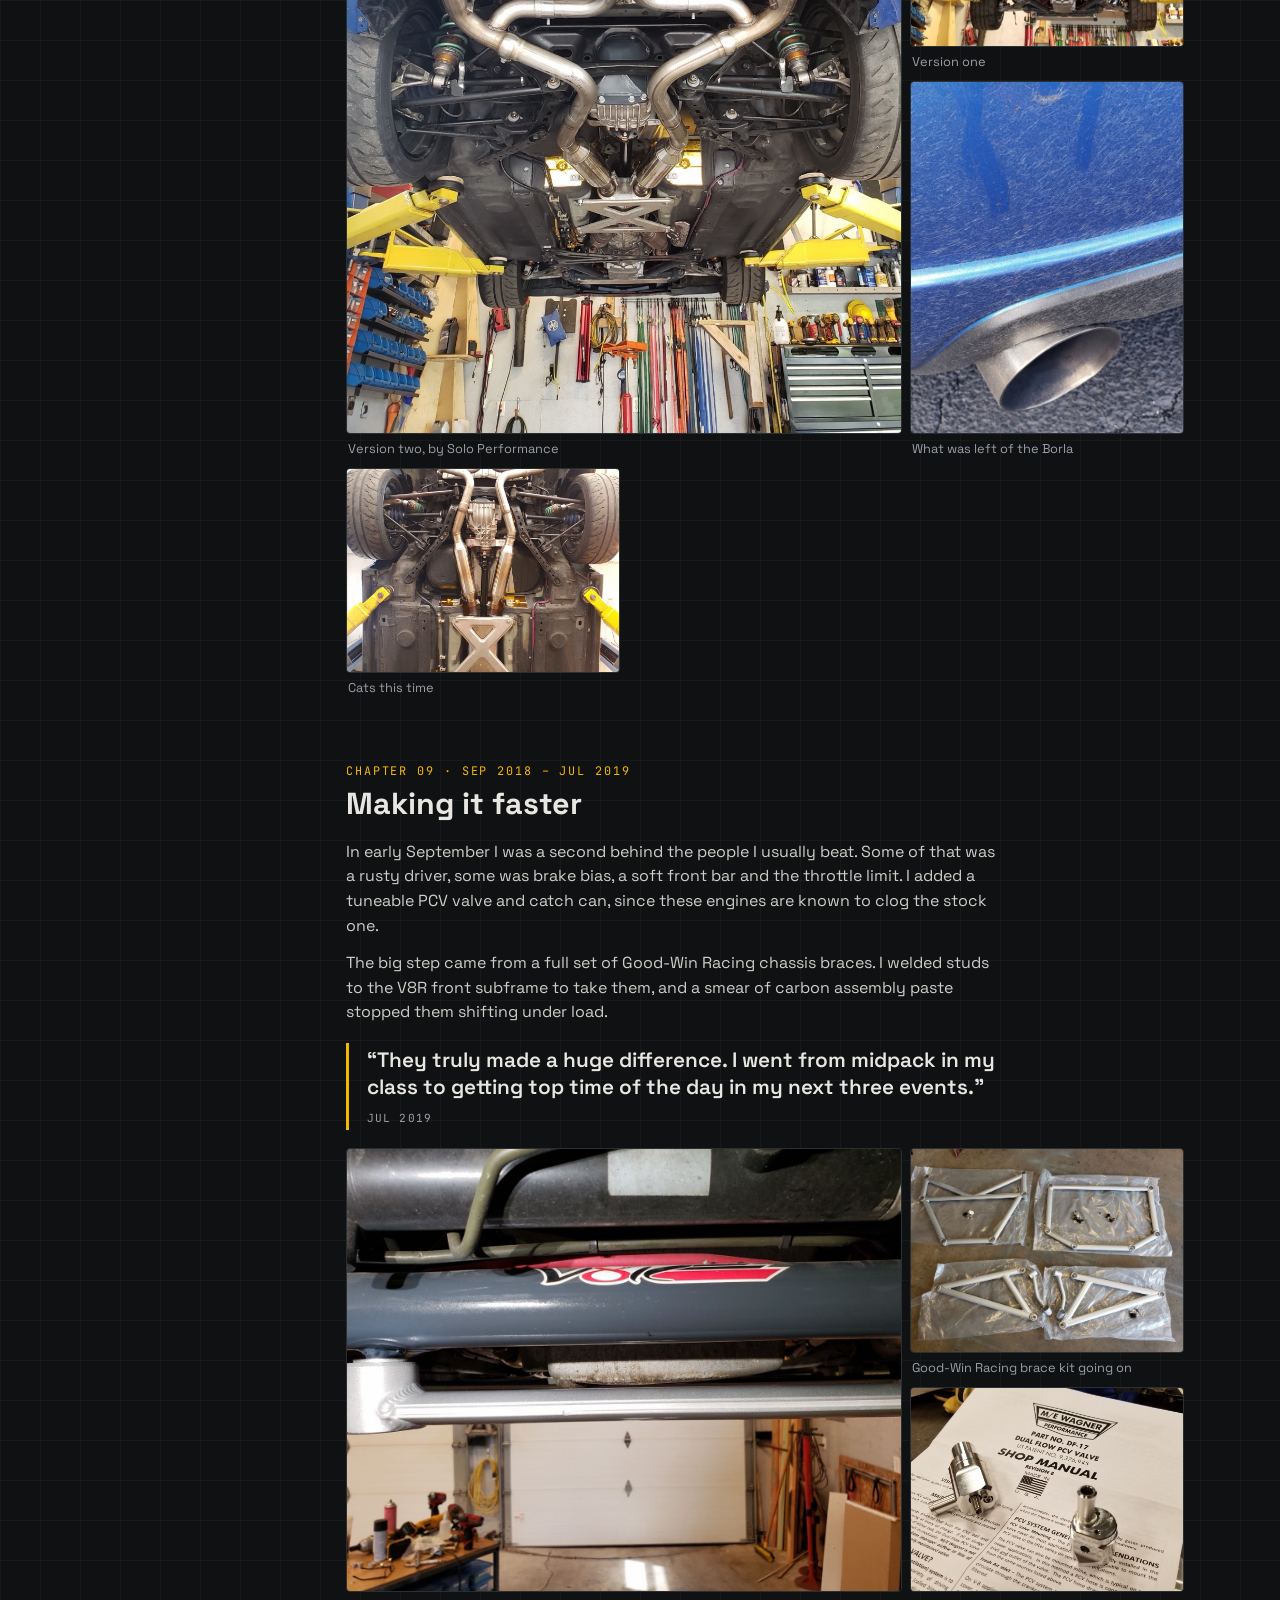
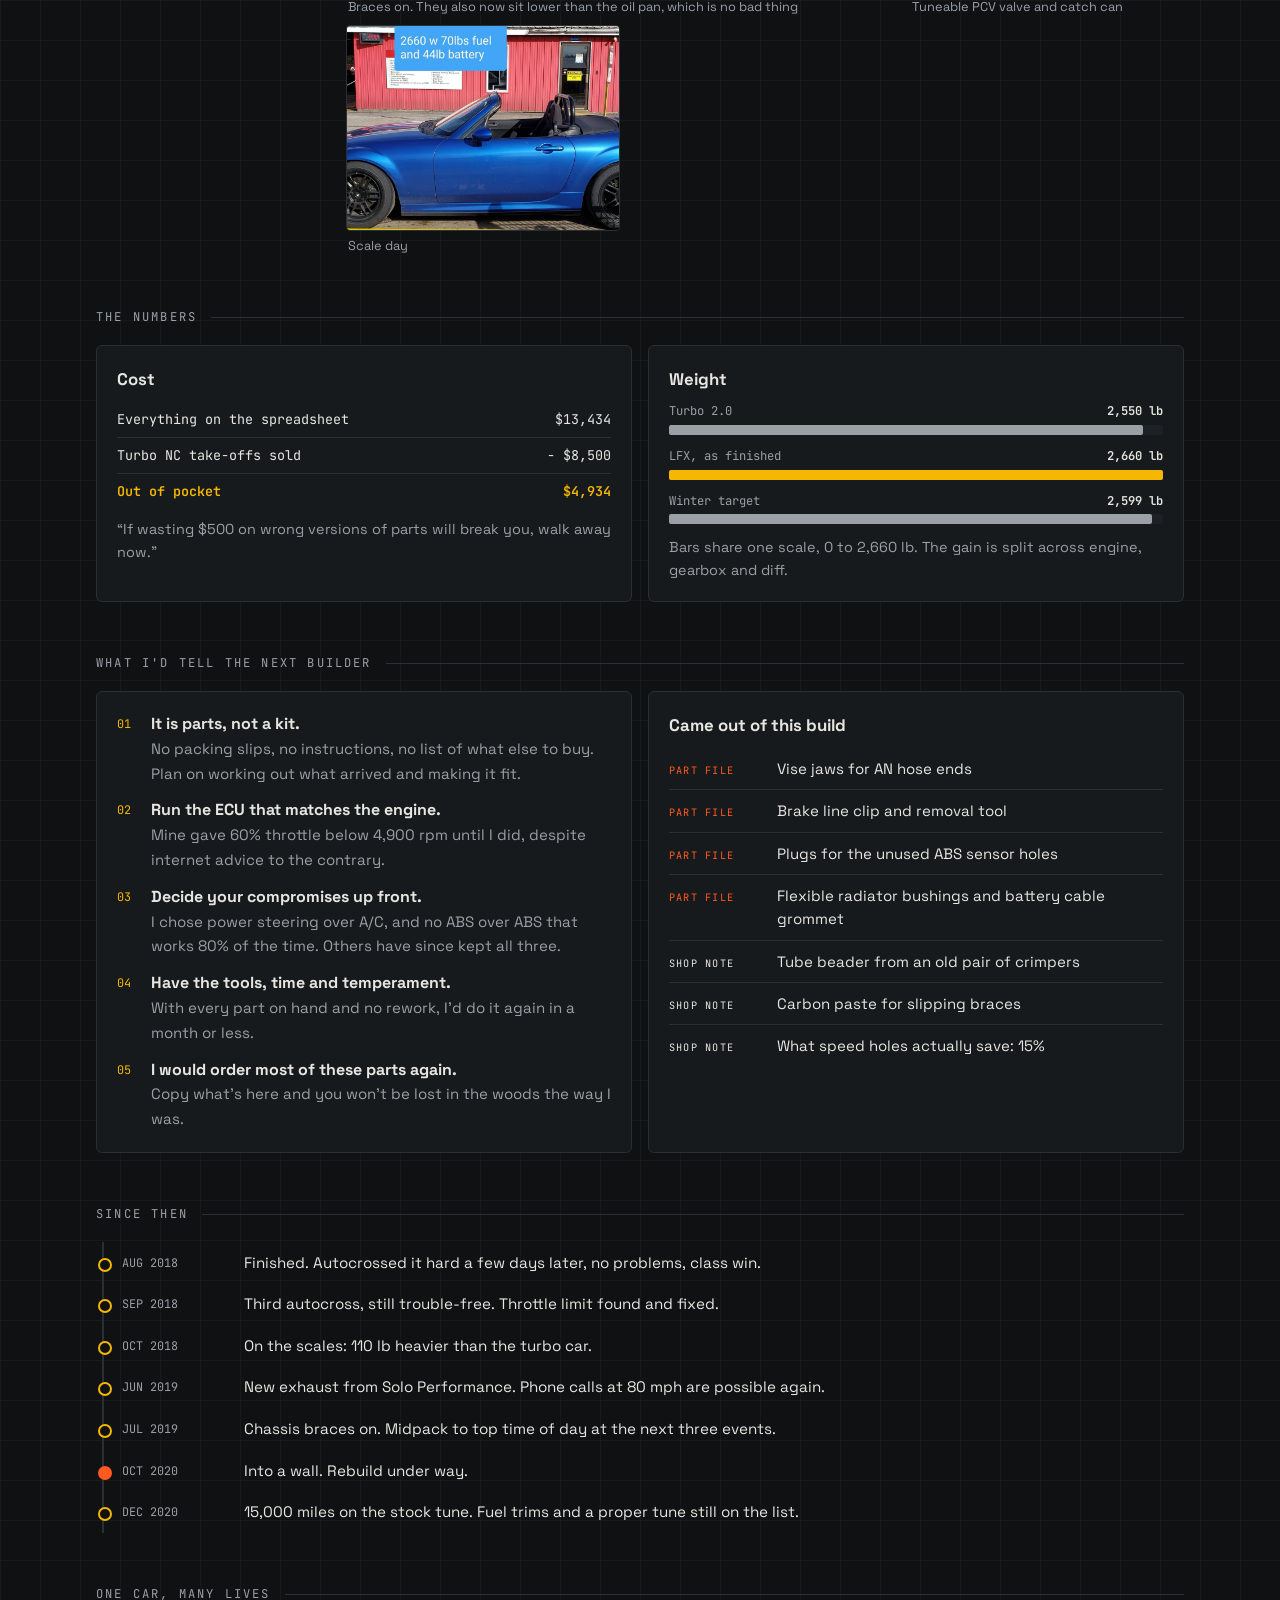
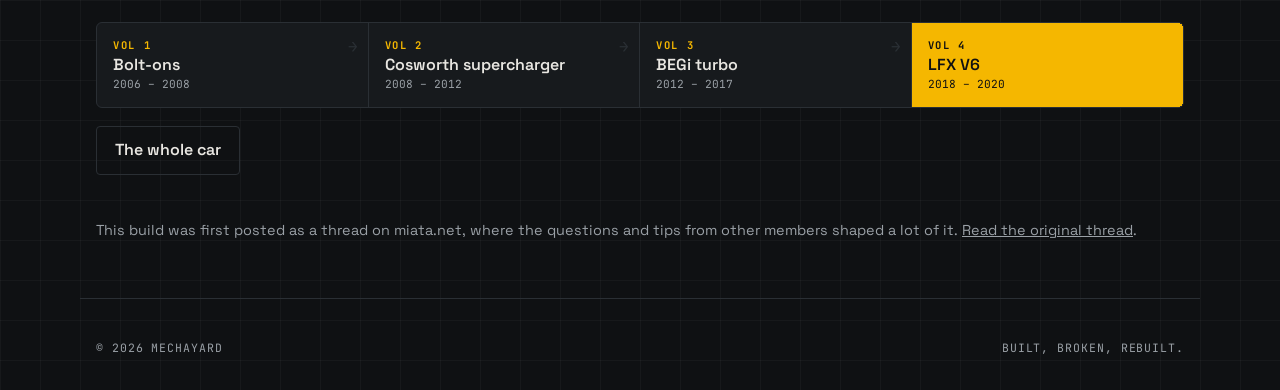
<file: builds/nc/vol-4-lfx/index.html>
<!DOCTYPE html>
<html lang="en">
<head>
<meta charset="utf-8">
<meta name="viewport" content="width=device-width, initial-scale=1">
<title>Vol. 4, LFX NC: a Camaro V6 in a Miata — Mechayard</title>
<meta name="description" content="A stock GM LFX 3.6 V6, six-speed and differential from a Camaro swapped into an NC Miata: the build in nine chapters, with costs, weights and lessons.">
<meta property="og:title" content="Vol. 4, LFX NC: a Camaro V6 in a Miata — Mechayard">
<meta property="og:description" content="A stock GM LFX 3.6 V6, six-speed and differential from a Camaro swapped into an NC Miata: the build in nine chapters, with costs, weights and lessons.">
<meta property="og:image" content="https://mechayard.com/builds/nc/vol-4-lfx/img/post089-01.jpg">
<link rel="icon" href="/logo.svg" type="image/svg+xml">
<link rel="preconnect" href="https://fonts.googleapis.com">
<link rel="preconnect" href="https://fonts.gstatic.com" crossorigin>
<link href="https://fonts.googleapis.com/css2?family=Space+Grotesk:wght@400;500;600;700&family=JetBrains+Mono:wght@400;600&display=swap" rel="stylesheet">
<link rel="stylesheet" href="/assets/site.css">
</head>
<body>
<div class="hazard"></div>
<header class="site"><div class="wrap">
  <a class="brand" href="/">
    <img src="/logo.svg" alt="" width="42" height="42">
    <span class="wordmark">MECHA<span>YARD</span></span>
  </a>
  <div class="headright">
    <nav class="main" aria-label="Main">
      <a href="/">THE LOT</a>
      <a href="/builds/" class="on">BUILDS</a>
    </nav>
    <div class="status"><i></i>YARD OPEN</div>
  </div>
</div></header>
<main class="wrap">
  <div class="crumb"><a href="/builds/">BUILDS</a> / <a href="/builds/nc/">ONE CAR, MANY LIVES</a> / VOL 4 · LFX NC</div>
  <div class="bhero">
    <img src="img/post089-01.jpg" alt="The LFX-swapped NC Miata mid-run at an autocross">
    <div class="over">
      <div class="chips"><span class="tag y">BAY 02 · FOUR WHEELS</span><span class="tag">2018 – 2020</span><span class="tag">VOL 4 OF 4</span></div>
      <h1>LFX NC</h1>
      <p class="lede" style="color:var(--text)">A stock GM 3.6 V6, six-speed and diff from a Camaro, in an NC Miata that still drives like it left the factory that way.</p>
    </div>
  </div>

  <dl class="plate">
    <div><dt>ENGINE</dt><dd>GM LFX 3.6 L V6<small>2015 Camaro, 2,700 miles, stock</small></dd></div>
    <div><dt>REDLINE</dt><dd>7,200 rpm<small>about 270 whp expected</small></dd></div>
    <div><dt>GEARBOX</dt><dd>Camaro MV5 6-speed<small>Luk OE clutch and flywheel</small></dd></div>
    <div><dt>DIFF</dt><dd>Camaro SS, 3.27<small>in a modified NC subframe</small></dd></div>
    <div><dt>WEIGHT</dt><dd>2,660 lb<small>+110 lb over the turbo car</small></dd></div>
    <div><dt>SPENT</dt><dd>$13,434<small>$8,500 of old parts sold</small></dd></div>
    <div><dt>TIMELINE</dt><dd>Jan – Aug 2018<small>most of it in 10-hour days from June</small></dd></div>
    <div><dt>KEPT / LOST</dt><dd>Power steering<small>no A/C, no ABS</small></dd></div>
  </dl>

  <section class="why">
    <div class="prose">
      <div class="section-label" style="margin-top:0">WHY THIS ENGINE</div>
      <p>This car had already had <a href="/builds/nc/vol-1-bolt-ons/">two years of bolt-ons</a>, a <a href="/builds/nc/vol-2-cosworth/">Cosworth supercharger</a> and then a <a href="/builds/nc/vol-3-turbo/">BEGi turbo</a>. The turbo made about 270 wheel horsepower at 15 psi, and it ate a gearbox every two years and one differential with an OS Giken in it. I wanted parts built for the power.</p>
      <p>Owners of LS-swapped NCs talked me into the V6 instead of a V8: it revs higher, the gearbox is better, the power suits the chassis and it costs less. Nobody else at the autocross had one either.</p>
      <p>I ordered most of the swap parts from V8 Roadsters. They are well made, but it is not a kit. Nothing came with instructions, and most of it needed fabrication to fit.</p>
      <div class="watch">
        <a class="btn" href="https://youtu.be/wk6ZC8nqCfs">Hear it (YouTube)</a>
        <a class="btn ghost" href="https://photos.app.goo.gl/Ta3QQqzSat8dpnu77">Autocross run</a>
        <a class="btn ghost" href="https://photos.app.goo.gl/9af5ZCbWzrzzFi1SA">Idle</a>
      </div>
    </div>
    <blockquote class="pull">“So freaking MEGA! All the hassle was worth it. This car feels as if it came this way. The power matches the chassis perfectly.”<cite>DRIVING IMPRESSIONS · AUG 2018</cite></blockquote>
  </section>

  <div class="section-label">THE BUILD</div>
  <div class="story">
    <nav class="rail" aria-label="Chapters">
      <a href="#ch-1"><b>01</b><span>Out with the old</span></a>
      <a href="#ch-2"><b>02</b><span>Mounts, and a trans mount that didn't fit</span></a>
      <a href="#ch-3"><b>03</b><span>Getting it to sit in the car</span></a>
      <a href="#ch-4"><b>04</b><span>Fuel and brakes</span></a>
      <a href="#ch-5"><b>05</b><span>Three driveshafts</span></a>
      <a href="#ch-6"><b>06</b><span>Gauges with a little Ferrari</span></a>
      <a href="#ch-7"><b>07</b><span>Cooling and plumbing</span></a>
      <a href="#ch-8"><b>08</b><span>Exhaust, twice</span></a>
      <a href="#ch-9"><b>09</b><span>Making it faster</span></a>
    </nav>
    <div class="chapters">
      <section class="ch" id="ch-1">
        <div class="ch-head"><span class="ch-no">CHAPTER 01 · JAN – JUN 2018</span><h2>Out with the old</h2></div>
        <div class="prose">
          <p>I started ordering in January and the last parts turned up in July. In between, the turbo setup came out and got sold, the front cross brace was cut out, and both subframes came off so they'd be ready when parts arrived.</p>
          <p>The engine is a 2015 LFX from a Camaro with 2,700 miles on it. The differential is from a 2013 Camaro SS with 23,000 miles and 3.27 gears.</p>
        </div>
        <div class="shots">
          <figure class="w"><button type="button" data-img="img/post033-01.jpg" data-cap="Out with the old: the whole NC drivetrain on a cart" aria-label="Enlarge: Out with the old: the whole NC drivetrain on a cart"><img src="img/post033-01.jpg" alt="Out with the old: the whole NC drivetrain on a cart" loading="lazy"></button><figcaption>Out with the old: the whole NC drivetrain on a cart</figcaption></figure>
          <figure><button type="button" data-img="img/post033-06.jpg" data-cap="Hey look at that. Nothing." aria-label="Enlarge: Hey look at that. Nothing."><img src="img/post033-06.jpg" alt="Hey look at that. Nothing." loading="lazy"></button><figcaption>Hey look at that. Nothing.</figcaption></figure>
          <figure><button type="button" data-img="img/post033-02.jpg" data-cap="Front cross brace cut out" aria-label="Enlarge: Front cross brace cut out"><img src="img/post033-02.jpg" alt="Front cross brace cut out" loading="lazy"></button><figcaption>Front cross brace cut out</figcaption></figure>
          <figure><button type="button" data-img="img/post033-07.jpg" data-cap="2015 LFX with 2,700 miles finds a new home" aria-label="Enlarge: 2015 LFX with 2,700 miles finds a new home"><img src="img/post033-07.jpg" alt="2015 LFX with 2,700 miles finds a new home" loading="lazy"></button><figcaption>2015 LFX with 2,700 miles finds a new home</figcaption></figure>
          <figure><button type="button" data-img="img/post033-09.jpg" data-cap="Camaro SS differential, 3.27 gears" aria-label="Enlarge: Camaro SS differential, 3.27 gears"><img src="img/post033-09.jpg" alt="Camaro SS differential, 3.27 gears" loading="lazy"></button><figcaption>Camaro SS differential, 3.27 gears</figcaption></figure>
          <figure><button type="button" data-img="img/post033-11.jpg" data-cap="Everything went across the scale" aria-label="Enlarge: Everything went across the scale"><img src="img/post033-11.jpg" alt="Everything went across the scale" loading="lazy"></button><figcaption>Everything went across the scale</figcaption></figure>
        </div>
      </section>

      <section class="ch" id="ch-2">
        <div class="ch-head"><span class="ch-no">CHAPTER 02 · JUN – JUL 2018</span><h2>Mounts, and a trans mount that didn't fit</h2></div>
        <div class="prose">
          <p>The clutch and flywheel are Luk OE replacements with a hydraulic throwout bearing, and it drives like stock. The V8R motor mounts and front subframe arrived next. The mounts didn't sit flush on the block; spacers that should have been welded on came later, and gluing them on did not work.</p>
        </div>
        <div class="snag"><div class="s"><h4>THE SNAG</h4><p>The V8R transmission mount could not work. The driveshaft bolts hit its support, and after an hour on the phone and a lot of photos there was no fix on offer.</p></div><div class="f"><h4>THE FIX</h4><p>I cut and re-made the mount myself, then set driveline alignment with a string. V8R later redesigned the part.</p></div></div>
        <div class="shots">
          <figure class="w"><button type="button" data-img="img/post034-08.jpg" data-cap="My solution, not endorsed by V8R" aria-label="Enlarge: My solution, not endorsed by V8R"><img src="img/post034-08.jpg" alt="My solution, not endorsed by V8R" loading="lazy"></button><figcaption>My solution, not endorsed by V8R</figcaption></figure>
          <figure><button type="button" data-img="img/post034-07.jpg" data-cap="The problem: driveshaft bolts meet the support" aria-label="Enlarge: The problem: driveshaft bolts meet the support"><img src="img/post034-07.jpg" alt="The problem: driveshaft bolts meet the support" loading="lazy"></button><figcaption>The problem: driveshaft bolts meet the support</figcaption></figure>
          <figure><button type="button" data-img="img/post034-05.jpg" data-cap="Motor mount not sitting flush on the block" aria-label="Enlarge: Motor mount not sitting flush on the block"><img src="img/post034-05.jpg" alt="Motor mount not sitting flush on the block" loading="lazy"></button><figcaption>Motor mount not sitting flush on the block</figcaption></figure>
          <figure><button type="button" data-img="img/post034-03.jpg" data-cap="V8R mounts and front subframe arrive" aria-label="Enlarge: V8R mounts and front subframe arrive"><img src="img/post034-03.jpg" alt="V8R mounts and front subframe arrive" loading="lazy"></button><figcaption>V8R mounts and front subframe arrive</figcaption></figure>
          <figure><button type="button" data-img="img/post034-12.jpg" data-cap="Reworked mount in the tunnel" aria-label="Enlarge: Reworked mount in the tunnel"><img src="img/post034-12.jpg" alt="Reworked mount in the tunnel" loading="lazy"></button><figcaption>Reworked mount in the tunnel</figcaption></figure>
          <figure><button type="button" data-img="img/post034-13.jpg" data-cap="Working out driveline alignment" aria-label="Enlarge: Working out driveline alignment"><img src="img/post034-13.jpg" alt="Working out driveline alignment" loading="lazy"></button><figcaption>Working out driveline alignment</figcaption></figure>
        </div>
      </section>

      <section class="ch" id="ch-3">
        <div class="ch-head"><span class="ch-no">CHAPTER 03 · JUL 2018</span><h2>Getting it to sit in the car</h2></div>
        <div class="prose">
          <p>The engine went in and out many times. A lump on the firewall near the brake booster had to go from an outie to an innie. The steering rack went to V8R to have its tube rotated so the fittings clear the engine, and I ground a quarter inch off a mounting boss and a tab off the timing cover.</p>
          <p>At the back, the V8R differential bracket is welded into the stock NC rear subframe. The rear cover mount uses the stock NC attachment points.</p>
        </div>
        <div class="shots">
          <figure class="w"><button type="button" data-img="img/post056-16.jpg" data-cap="Diff in the modified NC subframe, right side up" aria-label="Enlarge: Diff in the modified NC subframe, right side up"><img src="img/post056-16.jpg" alt="Diff in the modified NC subframe, right side up" loading="lazy"></button><figcaption>Diff in the modified NC subframe, right side up</figcaption></figure>
          <figure><button type="button" data-img="img/post056-03.jpg" data-cap="How the engine went in and out, repeatedly" aria-label="Enlarge: How the engine went in and out, repeatedly"><img src="img/post056-03.jpg" alt="How the engine went in and out, repeatedly" loading="lazy"></button><figcaption>How the engine went in and out, repeatedly</figcaption></figure>
          <figure><button type="button" data-img="img/post056-02.jpg" data-cap="Firewall lump, marked for persuasion" aria-label="Enlarge: Firewall lump, marked for persuasion"><img src="img/post056-02.jpg" alt="Firewall lump, marked for persuasion" loading="lazy"></button><figcaption>Firewall lump, marked for persuasion</figcaption></figure>
          <figure><button type="button" data-img="img/post056-06.jpg" data-cap="Rack boss ground for timing cover clearance" aria-label="Enlarge: Rack boss ground for timing cover clearance"><img src="img/post056-06.jpg" alt="Rack boss ground for timing cover clearance" loading="lazy"></button><figcaption>Rack boss ground for timing cover clearance</figcaption></figure>
          <figure><button type="button" data-img="img/post056-10.jpg" data-cap="V8R differential cover and mount" aria-label="Enlarge: V8R differential cover and mount"><img src="img/post056-10.jpg" alt="V8R differential cover and mount" loading="lazy"></button><figcaption>V8R differential cover and mount</figcaption></figure>
          <figure><button type="button" data-img="img/post056-12.jpg" data-cap="Diff bracket sitting in the upturned subframe before welding" aria-label="Enlarge: Diff bracket sitting in the upturned subframe before welding"><img src="img/post056-12.jpg" alt="Diff bracket sitting in the upturned subframe before welding" loading="lazy"></button><figcaption>Diff bracket sitting in the upturned subframe before welding</figcaption></figure>
        </div>
      </section>

      <section class="ch" id="ch-4">
        <div class="ch-head"><span class="ch-no">CHAPTER 04 · JUL – AUG 2018</span><h2>Fuel and brakes</h2></div>
        <div class="prose">
          <p>I made the fuel lines from AN hose and fittings, which was much harder than expected. I printed vise jaws to hold the hose, and pressure-checked every line afterwards because leaks are easy to make. With ABS gone, the brake lines are all new in Cunifer, held by printed clips, and the empty sensor holes in the hubs got printed plugs.</p>
        </div>
        <div class="snag"><div class="s"><h4>THE SNAG</h4><p>The Mazda proportioning valve used in MX-5 Cup cars put far too much bias on the front under autocross braking.</p></div><div class="f"><h4>THE FIX</h4><p>Short term: the worst front pads AutoZone had, which improved the afternoon runs. Long term: an adjustable valve or a standalone ABS unit.</p></div></div>
        <div class="shots">
          <figure class="w"><button type="button" data-img="img/post066-06.jpg" data-cap="New lines at the master cylinder and proportioning valve" aria-label="Enlarge: New lines at the master cylinder and proportioning valve"><img src="img/post066-06.jpg" alt="New lines at the master cylinder and proportioning valve" loading="lazy"></button><figcaption>New lines at the master cylinder and proportioning valve</figcaption></figure>
          <figure><button type="button" data-img="img/post065-02.jpg" data-cap="Printed vise jaws for building AN lines" aria-label="Enlarge: Printed vise jaws for building AN lines"><img src="img/post065-02.jpg" alt="Printed vise jaws for building AN lines" loading="lazy"></button><figcaption>Printed vise jaws for building AN lines</figcaption></figure>
          <figure><button type="button" data-img="img/post065-08.jpg" data-cap="Cunifer brake line, easy to bend and flare" aria-label="Enlarge: Cunifer brake line, easy to bend and flare"><img src="img/post065-08.jpg" alt="Cunifer brake line, easy to bend and flare" loading="lazy"></button><figcaption>Cunifer brake line, easy to bend and flare</figcaption></figure>
          <figure><button type="button" data-img="img/post065-10.jpg" data-cap="Printed line bracket with zip-tie insurance" aria-label="Enlarge: Printed line bracket with zip-tie insurance"><img src="img/post065-10.jpg" alt="Printed line bracket with zip-tie insurance" loading="lazy"></button><figcaption>Printed line bracket with zip-tie insurance</figcaption></figure>
          <figure><button type="button" data-img="img/post066-01.jpg" data-cap="Plugs for the old ABS sensor holes" aria-label="Enlarge: Plugs for the old ABS sensor holes"><img src="img/post066-01.jpg" alt="Plugs for the old ABS sensor holes" loading="lazy"></button><figcaption>Plugs for the old ABS sensor holes</figcaption></figure>
        </div>
        <div class="qa"><h4>FROM THE THREAD</h4><p><b>john v:</b> Non-DSC RX-8s have an ABS unit that only needs wheel speed sensors and 12 V, no CAN bus. The platforms are close enough that it should adapt to the NC.</p></div>
      </section>

      <section class="ch" id="ch-5">
        <div class="ch-head"><span class="ch-no">CHAPTER 05 · JUL – AUG 2018</span><h2>Three driveshafts</h2></div>
        <div class="prose">
          <p>The first driveshaft was too short. A month later the second one was too long. A week after that the third was just right. The aluminium adapter on the transmission yoke is meant to come with a centering bushing that never arrived, so I printed one.</p>
          <p>There is no PPF on this car. Launches at autocross feel the same as before.</p>
        </div>
        <div class="shots">
          <figure class="w"><button type="button" data-img="img/post101-04.jpg" data-cap="The third driveshaft, and it fits" aria-label="Enlarge: The third driveshaft, and it fits"><img src="img/post101-04.jpg" alt="The third driveshaft, and it fits" loading="lazy"></button><figcaption>The third driveshaft, and it fits</figcaption></figure>
          <figure><button type="button" data-img="img/post101-05.jpg" data-cap="Printed centering bushing, in orange" aria-label="Enlarge: Printed centering bushing, in orange"><img src="img/post101-05.jpg" alt="Printed centering bushing, in orange" loading="lazy"></button><figcaption>Printed centering bushing, in orange</figcaption></figure>
          <figure><button type="button" data-img="img/post101-01.jpg" data-cap="Driveshaft number one arrives" aria-label="Enlarge: Driveshaft number one arrives"><img src="img/post101-01.jpg" alt="Driveshaft number one arrives" loading="lazy"></button><figcaption>Driveshaft number one arrives</figcaption></figure>
        </div>
      </section>

      <section class="ch" id="ch-6">
        <div class="ch-head"><span class="ch-no">CHAPTER 06 · AUG – SEP 2018</span><h2>Gauges with a little Ferrari</h2></div>
        <div class="prose">
          <p>I wanted gauges fed by the engine computer over CAN bus, with some pizzazz. I mocked up a layout in Photoshop, marked up the SpeedHut order page and sent both to V8R. The gauges arrived a couple of months later. The bracket came as a flat plate that needed bending, more fabrication and a wrap of carbon vinyl.</p>
          <p>They're wired with Deutsch connectors for easy removal, and they need a switch to turn them off while flashing the ECU.</p>
        </div>
        <div class="snag"><div class="s"><h4>THE SNAG</h4><p>The tach face has a V8 redline at 6,400 on a 7,200 rpm engine, and the digital fuel gauge asks the ECU for a signal it will never send.</p></div><div class="f"><h4>THE FIX</h4><p>A corrected tach face was promised. For fuel, a fuel pressure gauge and a 2-gallon RotoPax in the trunk.</p></div></div>
        <div class="shots">
          <figure class="w"><button type="button" data-img="img/post123-07.jpg" data-cap="Installed, on the road" aria-label="Enlarge: Installed, on the road"><img src="img/post123-07.jpg" alt="Installed, on the road" loading="lazy"></button><figcaption>Installed, on the road</figcaption></figure>
          <figure><button type="button" data-img="img/post122-02.jpg" data-cap="Photoshop mock-up sent with the order" aria-label="Enlarge: Photoshop mock-up sent with the order"><img src="img/post122-02.jpg" alt="Photoshop mock-up sent with the order" loading="lazy"></button><figcaption>Photoshop mock-up sent with the order</figcaption></figure>
          <figure><button type="button" data-img="img/post122-04.jpg" data-cap="What arrived" aria-label="Enlarge: What arrived"><img src="img/post122-04.jpg" alt="What arrived" loading="lazy"></button><figcaption>What arrived</figcaption></figure>
          <figure><button type="button" data-img="img/post123-06.jpg" data-cap="Bracket bent, braced and wrapped" aria-label="Enlarge: Bracket bent, braced and wrapped"><img src="img/post123-06.jpg" alt="Bracket bent, braced and wrapped" loading="lazy"></button><figcaption>Bracket bent, braced and wrapped</figcaption></figure>
        </div>
      </section>

      <section class="ch" id="ch-7">
        <div class="ch-head"><span class="ch-no">CHAPTER 07 · AUG 2018 – FEB 2019</span><h2>Cooling and plumbing</h2></div>
        <div class="prose">
          <p>GM offers a lot of coolant pipe options, and finding the right starting point took too long. The long lower pipe is GM 12635783 with a bung added for the overflow tank. The heater pipes are the ones that came on the engine, cut and rejoined with hose to clear it.</p>
          <p>The supplied radiator mounts needed clearance holes just to accept the supplied radiator, which left them weak. I plated them, printed flexible bushings, made upper mounts, and later built a proper support that raises the radiator an inch and a half. A Derale PWM controller ramps the fans instead of slamming them on.</p>
        </div>
        <div class="shots">
          <figure class="w"><button type="button" data-img="img/post159-01.jpg" data-cap="Upper and lower hoses from silicone and aluminium couplers" aria-label="Enlarge: Upper and lower hoses from silicone and aluminium couplers"><img src="img/post159-01.jpg" alt="Upper and lower hoses from silicone and aluminium couplers" loading="lazy"></button><figcaption>Upper and lower hoses from silicone and aluminium couplers</figcaption></figure>
          <figure><button type="button" data-img="img/post158-03.jpg" data-cap="Beading a pipe end" aria-label="Enlarge: Beading a pipe end"><img src="img/post158-03.jpg" alt="Beading a pipe end" loading="lazy"></button><figcaption>Beading a pipe end</figcaption></figure>
          <figure><button type="button" data-img="img/post158-01.jpg" data-cap="The long lower coolant pipe" aria-label="Enlarge: The long lower coolant pipe"><img src="img/post158-01.jpg" alt="The long lower coolant pipe" loading="lazy"></button><figcaption>The long lower coolant pipe</figcaption></figure>
          <figure><button type="button" data-img="img/post182-03.jpg" data-cap="Upper radiator mounts with printed bushings" aria-label="Enlarge: Upper radiator mounts with printed bushings"><img src="img/post182-03.jpg" alt="Upper radiator mounts with printed bushings" loading="lazy"></button><figcaption>Upper radiator mounts with printed bushings</figcaption></figure>
          <figure><button type="button" data-img="img/post183-03.jpg" data-cap="New lower support, with speed holes" aria-label="Enlarge: New lower support, with speed holes"><img src="img/post183-03.jpg" alt="New lower support, with speed holes" loading="lazy"></button><figcaption>New lower support, with speed holes</figcaption></figure>
          <figure><button type="button" data-img="img/post189-03.jpg" data-cap="Derale PWM fan controller" aria-label="Enlarge: Derale PWM fan controller"><img src="img/post189-03.jpg" alt="Derale PWM fan controller" loading="lazy"></button><figcaption>Derale PWM fan controller</figcaption></figure>
        </div>
      </section>

      <section class="ch" id="ch-8">
        <div class="ch-head"><span class="ch-no">CHAPTER 08 · AUG 2018 – JUN 2019</span><h2>Exhaust, twice</h2></div>
        <div class="prose">
          <p>Version one was dual 2.5-inch tube into a Borla. Everyone called the sound exotic. It also destroyed two mufflers in a row, covered the back of the car in fibreglass after 800 miles, and boomed at part throttle.</p>
          <p>For version two I re-made the headers in 2.25-inch and trailered the car to Solo Performance in Toronto. They added cats too. There's a little drone from 2,000 to 2,150 rpm and then it's gone.</p>
        </div>
        <blockquote class="pull">“Here is something I haven't had in a long time: I can talk on the phone with earbuds while doing 80 mph, top up or down.”<cite>JUN 2019</cite></blockquote>
        <div class="shots">
          <figure class="w"><button type="button" data-img="img/post230-01.jpg" data-cap="Version two, by Solo Performance" aria-label="Enlarge: Version two, by Solo Performance"><img src="img/post230-01.jpg" alt="Version two, by Solo Performance" loading="lazy"></button><figcaption>Version two, by Solo Performance</figcaption></figure>
          <figure><button type="button" data-img="img/post020-01.jpg" data-cap="Version one" aria-label="Enlarge: Version one"><img src="img/post020-01.jpg" alt="Version one" loading="lazy"></button><figcaption>Version one</figcaption></figure>
          <figure><button type="button" data-img="img/post089-03.jpg" data-cap="What was left of the Borla" aria-label="Enlarge: What was left of the Borla"><img src="img/post089-03.jpg" alt="What was left of the Borla" loading="lazy"></button><figcaption>What was left of the Borla</figcaption></figure>
          <figure><button type="button" data-img="img/post230-02.jpg" data-cap="Cats this time" aria-label="Enlarge: Cats this time"><img src="img/post230-02.jpg" alt="Cats this time" loading="lazy"></button><figcaption>Cats this time</figcaption></figure>
        </div>
      </section>

      <section class="ch" id="ch-9">
        <div class="ch-head"><span class="ch-no">CHAPTER 09 · SEP 2018 – JUL 2019</span><h2>Making it faster</h2></div>
        <div class="prose">
          <p>In early September I was a second behind the people I usually beat. Some of that was a rusty driver, some was brake bias, a soft front bar and the throttle limit. I added a tuneable PCV valve and catch can, since these engines are known to clog the stock one.</p>
          <p>The big step came from a full set of Good-Win Racing chassis braces. I welded studs to the V8R front subframe to take them, and a smear of carbon assembly paste stopped them shifting under load.</p>
        </div>
        <blockquote class="pull">“They truly made a huge difference. I went from midpack in my class to getting top time of the day in my next three events.”<cite>JUL 2019</cite></blockquote>
        <div class="shots">
          <figure class="w"><button type="button" data-img="img/post244-05.jpg" data-cap="Braces on. They also now sit lower than the oil pan, which is no bad thing" aria-label="Enlarge: Braces on. They also now sit lower than the oil pan, which is no bad thing"><img src="img/post244-05.jpg" alt="Braces on. They also now sit lower than the oil pan, which is no bad thing" loading="lazy"></button><figcaption>Braces on. They also now sit lower than the oil pan, which is no bad thing</figcaption></figure>
          <figure><button type="button" data-img="img/post244-01.jpg" data-cap="Good-Win Racing brace kit going on" aria-label="Enlarge: Good-Win Racing brace kit going on"><img src="img/post244-01.jpg" alt="Good-Win Racing brace kit going on" loading="lazy"></button><figcaption>Good-Win Racing brace kit going on</figcaption></figure>
          <figure><button type="button" data-img="img/post187-02.jpg" data-cap="Tuneable PCV valve and catch can" aria-label="Enlarge: Tuneable PCV valve and catch can"><img src="img/post187-02.jpg" alt="Tuneable PCV valve and catch can" loading="lazy"></button><figcaption>Tuneable PCV valve and catch can</figcaption></figure>
          <figure><button type="button" data-img="img/post132-01.jpg" data-cap="Scale day" aria-label="Enlarge: Scale day"><img src="img/post132-01.jpg" alt="Scale day" loading="lazy"></button><figcaption>Scale day</figcaption></figure>
        </div>
      </section>
    </div>
  </div>

  <div class="section-label">THE NUMBERS</div>
  <div class="cols">
    <div class="box">
      <h3>Cost</h3>
      <table class="ledger">
        <tr><td>Everything on the spreadsheet</td><td>$13,434</td></tr>
        <tr><td>Turbo NC take-offs sold</td><td>− $8,500</td></tr>
        <tr class="sum"><td>Out of pocket</td><td>$4,934</td></tr>
      </table>
      <p style="color:var(--muted);font-size:.9rem">“If wasting $500 on wrong versions of parts will break you, walk away now.”</p>
    </div>
    <div class="box">
      <h3>Weight</h3>
      <div><div class="barrow"><span>Turbo 2.0</span><b>2,550 lb</b></div><div class="bar t"><i style="width:95.9%"></i></div></div>
      <div><div class="barrow"><span>LFX, as finished</span><b>2,660 lb</b></div><div class="bar"><i style="width:100%"></i></div></div>
      <div><div class="barrow"><span>Winter target</span><b>2,599 lb</b></div><div class="bar t"><i style="width:97.7%"></i></div></div>
      <p style="color:var(--muted);font-size:.9rem">Bars share one scale, 0 to 2,660 lb. The gain is split across engine, gearbox and diff.</p>
    </div>
  </div>

  <div class="section-label">WHAT I'D TELL THE NEXT BUILDER</div>
  <div class="cols">
    <div class="box">
      <ol class="lessons">
        <li><div><b>It is parts, not a kit.</b><span>No packing slips, no instructions, no list of what else to buy. Plan on working out what arrived and making it fit.</span></div></li>
        <li><div><b>Run the ECU that matches the engine.</b><span>Mine gave 60% throttle below 4,900 rpm until I did, despite internet advice to the contrary.</span></div></li>
        <li><div><b>Decide your compromises up front.</b><span>I chose power steering over A/C, and no ABS over ABS that works 80% of the time. Others have since kept all three.</span></div></li>
        <li><div><b>Have the tools, time and temperament.</b><span>With every part on hand and no rework, I'd do it again in a month or less.</span></div></li>
        <li><div><b>I would order most of these parts again.</b><span>Copy what's here and you won't be lost in the woods the way I was.</span></div></li>
      </ol>
    </div>
    <div class="box">
      <h3>Came out of this build</h3>
      <ul class="spin">
        <li><span class="k">PART FILE</span><span>Vise jaws for AN hose ends</span></li>
        <li><span class="k">PART FILE</span><span>Brake line clip and removal tool</span></li>
        <li><span class="k">PART FILE</span><span>Plugs for the unused ABS sensor holes</span></li>
        <li><span class="k">PART FILE</span><span>Flexible radiator bushings and battery cable grommet</span></li>
        <li><span class="k note">SHOP NOTE</span><span>Tube beader from an old pair of crimpers</span></li>
        <li><span class="k note">SHOP NOTE</span><span>Carbon paste for slipping braces</span></li>
        <li><span class="k note">SHOP NOTE</span><span>What speed holes actually save: 15%</span></li>
      </ul>
    </div>
  </div>

  <div class="section-label">SINCE THEN</div>
  <div class="log">
    <div><time>AUG 2018</time><span>Finished. Autocrossed it hard a few days later, no problems, class win.</span></div>
    <div><time>SEP 2018</time><span>Third autocross, still trouble-free. Throttle limit found and fixed.</span></div>
    <div><time>OCT 2018</time><span>On the scales: 110 lb heavier than the turbo car.</span></div>
    <div><time>JUN 2019</time><span>New exhaust from Solo Performance. Phone calls at 80 mph are possible again.</span></div>
    <div><time>JUL 2019</time><span>Chassis braces on. Midpack to top time of day at the next three events.</span></div>
    <div class="bad"><time>OCT 2020</time><span>Into a wall. Rebuild under way.</span></div>
    <div><time>DEC 2020</time><span>15,000 miles on the stock tune. Fuel trims and a proper tune still on the list.</span></div>
  </div>

  <div class="section-label">ONE CAR, MANY LIVES</div>
  <nav class="vols" aria-label="Volumes of this build">
    <a href="/builds/nc/vol-1-bolt-ons/"><b>VOL 1</b><span>Bolt-ons</span><small>2006 – 2008</small></a>
    <a href="/builds/nc/vol-2-cosworth/"><b>VOL 2</b><span>Cosworth supercharger</span><small>2008 – 2012</small></a>
    <a href="/builds/nc/vol-3-turbo/"><b>VOL 3</b><span>BEGi turbo</span><small>2012 – 2017</small></a>
    <a href="/builds/nc/vol-4-lfx/" class="on" aria-current="page"><b>VOL 4</b><span>LFX V6</span><small>2018 – 2020</small></a>
  </nav>
  <div class="watch"><a class="btn ghost" href="/builds/nc/">The whole car</a></div>

  <p class="src">This build was first posted as a thread on miata.net, where the questions and tips from other members shaped a lot of it. <a href="https://forum.miata.net/vb/showthread.php?t=676578">Read the original thread</a>.</p>
</main>
<footer class="site"><div class="wrap"><span>© <span id="y">2026</span> MECHAYARD</span><span>BUILT, BROKEN, REBUILT.</span></div></footer>
<div class="lb" id="lb" hidden><img id="lbimg" alt=""><p id="lbcap"></p></div>
<script src="/assets/site.js"></script>
</body>
</html>
</file>
<file: assets/site.css>
/* Mechayard shared styles: yard look (dark grid, hazard tape, bay cards), build data plate, chapter rail. */
:root {
  color-scheme: dark;
  --bg: #0f1113; --panel: #171a1d; --panel2: #1d2125; --line: #2a2f34;
  --text: #e8e6e1; --muted: #9aa0a6; --yellow: #F5B700; --orange: #FF5A1F; --ink: #111;
  --display: "Space Grotesk", system-ui, sans-serif;
  --mono: "JetBrains Mono", ui-monospace, Menlo, monospace;
}
* { box-sizing: border-box; margin: 0; padding: 0; }
html { -webkit-text-size-adjust: 100%; }
img { max-width: 100%; }
[hidden] { display: none !important; }
body {
  background:
    linear-gradient(rgba(255,255,255,0.035) 1px, transparent 1px) 0 0 / 40px 40px,
    linear-gradient(90deg, rgba(255,255,255,0.035) 1px, transparent 1px) 0 0 / 40px 40px,
    var(--bg);
  color: var(--text); font-family: var(--display); font-size: 16px; line-height: 1.55;
}
a { color: inherit; }
a:focus-visible, button:focus-visible { outline: 2px solid var(--yellow); outline-offset: 3px; }
.wrap { max-width: 1120px; margin: 0 auto; padding-left: max(16px, env(safe-area-inset-left, 0px)); padding-right: max(16px, env(safe-area-inset-right, 0px)); }
.mono { font-family: var(--mono); }
.hazard { height: 10px; background: repeating-linear-gradient(-45deg, var(--yellow) 0 14px, var(--ink) 14px 28px); }


/* header */
header.site .wrap { display: flex; align-items: center; justify-content: space-between; gap: 14px 24px; flex-wrap: wrap; padding-block: 22px; }
.brand { display: flex; align-items: center; gap: 12px; text-decoration: none; }
.brand svg { width: 42px; height: 42px; flex: none; }
.wordmark { font-weight: 700; font-size: 1.35rem; letter-spacing: .06em; }
.wordmark span { color: var(--yellow); }
nav.main { display: flex; gap: 4px 6px; flex-wrap: wrap; font-family: var(--mono); font-size: .78rem; letter-spacing: .1em; }
nav.main a { text-decoration: none; color: var(--muted); padding: 6px 10px; border: 1px solid transparent; border-radius: 4px; }
nav.main a:hover { color: var(--text); border-color: var(--line); }
nav.main a.on { color: var(--ink); background: var(--yellow); }

/* shared */
.kicker { color: var(--yellow); font-family: var(--mono); font-size: .78rem; letter-spacing: .18em; }
h1 { font-size: clamp(2.1rem, 5.4vw, 3.8rem); line-height: 1.05; font-weight: 700; letter-spacing: -.01em; text-wrap: balance; }
h1 em { font-style: normal; color: var(--yellow); }
h2 { font-size: clamp(1.4rem, 3vw, 1.9rem); line-height: 1.15; text-wrap: balance; }
.lede { font-size: 1.1rem; color: var(--muted); max-width: 60ch; }
.section-label { display: flex; align-items: center; gap: 14px; font-family: var(--mono); font-size: .76rem; letter-spacing: .18em; color: var(--muted); margin: 52px 0 18px; }
.section-label::after { content: ""; flex: 1; height: 1px; background: var(--line); }
.tag { display: inline-block; font-family: var(--mono); font-size: .66rem; letter-spacing: .12em; padding: 3px 8px; border: 1px solid var(--line); border-radius: 3px; color: var(--muted); white-space: nowrap; }
.tag.y { border-color: var(--yellow); color: var(--yellow); }
.tag.o { border-color: var(--orange); color: var(--orange); }
.btn { display: inline-block; text-decoration: none; background: var(--yellow); color: var(--ink); font-weight: 700; padding: 11px 18px; border-radius: 4px; }
.btn:hover { background: #ffc928; }
.btn.ghost { background: none; color: var(--text); border: 1px solid var(--line); font-weight: 600; }
.btn.ghost:hover { border-color: var(--yellow); background: none; }

/* home */
.hero { padding: 56px 0 8px; display: grid; gap: 18px; }
.bays { display: grid; grid-template-columns: repeat(auto-fit, minmax(190px, 1fr)); gap: 14px; }
.bay { background: var(--panel); border: 1px solid var(--line); border-radius: 6px; padding: 18px 18px 16px 20px; position: relative; text-decoration: none; display: grid; gap: 6px; align-content: start; }
.bay::before { content: ""; position: absolute; left: 0; top: 0; bottom: 0; width: 3px; background: var(--yellow); border-radius: 6px 0 0 6px; }
.bay:hover { border-color: var(--yellow); }
.bay-no { font-family: var(--mono); font-size: .7rem; color: var(--yellow); letter-spacing: .14em; }
.bay h3 { font-size: 1.12rem; }
.bay p { color: var(--muted); font-size: .9rem; }
.bay .count { font-family: var(--mono); font-size: .68rem; color: var(--muted); letter-spacing: .08em; margin-top: 6px; }
.feature { display: grid; grid-template-columns: 1.25fr 1fr; background: var(--panel); border: 1px solid var(--line); border-radius: 6px; overflow: hidden; }
.feature img { width: 100%; height: 100%; min-height: 240px; object-fit: cover; display: block; }
.feature .body { padding: 26px; display: grid; gap: 14px; align-content: center; min-width: 0; }
.chips { display: flex; flex-wrap: wrap; gap: 6px; }

/* builds index */
.pagehead { padding: 44px 0 6px; display: grid; gap: 14px; }
.cards { display: grid; grid-template-columns: repeat(auto-fill, minmax(300px, 1fr)); gap: 16px; }
.card { background: var(--panel); border: 1px solid var(--line); border-radius: 6px; overflow: hidden; text-decoration: none; display: grid; grid-template-rows: auto 1fr; }
a.card:hover { border-color: var(--yellow); }
.card .pic { aspect-ratio: 16 / 10; max-width: 100%; position: relative; background: var(--panel2); }
.card .pic img { width: 100%; height: 100%; object-fit: cover; display: block; }
.card .pic.empty { background: repeating-linear-gradient(-45deg, var(--panel2) 0 16px, var(--panel) 16px 32px); display: grid; place-items: center; }
.card .pic.empty span { font-family: var(--mono); font-size: 2.4rem; font-weight: 600; color: var(--line); letter-spacing: .06em; }
.card .pic .st { position: absolute; left: 10px; top: 10px; background: var(--bg); }
.card .body { padding: 16px 18px 18px; display: grid; gap: 8px; align-content: start; }
.card h3 { font-size: 1.15rem; line-height: 1.2; }
.card p { color: var(--muted); font-size: .92rem; }
.card .meta { font-family: var(--mono); font-size: .68rem; letter-spacing: .1em; color: var(--yellow); display: flex; gap: 10px; flex-wrap: wrap; align-items: center; }
.card .specs { font-family: var(--mono); font-size: .72rem; color: var(--muted); border-top: 1px solid var(--line); padding-top: 10px; margin-top: 4px; }

/* build page */
.crumb { font-family: var(--mono); font-size: .72rem; letter-spacing: .1em; color: var(--muted); padding: 18px 0 14px; }
.crumb a { text-decoration: none; } .crumb a:hover { color: var(--yellow); }
.bhero { position: relative; border: 1px solid var(--line); border-radius: 6px; overflow: hidden; background: var(--panel); }
.bhero img { width: 100%; aspect-ratio: 16 / 8; max-width: 100%; object-fit: cover; display: block; }
.bhero .over { position: absolute; inset: auto 0 0 0; padding: 60px 26px 22px; background: linear-gradient(transparent, rgba(8,9,10,.92) 62%); display: grid; gap: 8px; }
.plate { margin-top: 16px; border: 1px solid var(--yellow); border-radius: 6px; background: var(--panel); display: grid; grid-template-columns: repeat(auto-fit, minmax(150px, 1fr)); position: relative; }
.plate::before, .plate::after { content: ""; position: absolute; top: 8px; width: 7px; height: 7px; border-radius: 50%; border: 1px solid var(--yellow); }
.plate::before { left: 8px; } .plate::after { right: 8px; }
.plate div { padding: 18px 18px 14px; border-right: 1px solid var(--line); border-bottom: 1px solid var(--line); margin: 0 -1px -1px 0; min-width: 0; }
.plate dt { font-family: var(--mono); font-size: .64rem; letter-spacing: .16em; color: var(--yellow); }
.plate dd { font-weight: 600; font-size: 1.02rem; line-height: 1.25; margin-top: 4px; font-variant-numeric: tabular-nums; }
.plate dd small { display: block; font-weight: 400; color: var(--muted); font-size: .8rem; }
.why { display: grid; grid-template-columns: 1.3fr 1fr; gap: 28px 40px; margin-top: 44px; align-items: start; }
.why p + p { margin-top: 12px; }
.prose { max-width: 66ch; }
.prose p { color: #cfcdc8; }
.prose p + p { margin-top: 12px; }
blockquote.pull { border-left: 3px solid var(--yellow); padding: 4px 0 4px 18px; font-size: 1.3rem; line-height: 1.3; font-weight: 600; text-wrap: balance; }
blockquote.pull cite { display: block; font-family: var(--mono); font-style: normal; font-weight: 400; font-size: .7rem; letter-spacing: .1em; color: var(--muted); margin-top: 10px; }
.watch { display: flex; flex-wrap: wrap; gap: 10px; margin-top: 18px; }
.story { display: grid; grid-template-columns: 210px 1fr; gap: 40px; margin-top: 12px; align-items: start; }
.rail { position: sticky; top: calc(env(safe-area-inset-top, 0px) + 14px); display: grid; gap: 2px; font-size: .9rem; }
.rail a { text-decoration: none; color: var(--muted); display: grid; grid-template-columns: 26px 1fr; padding: 6px 8px; border-left: 2px solid var(--line); }
.rail a:hover { color: var(--text); border-left-color: var(--yellow); }
.rail a b { font-family: var(--mono); font-weight: 400; font-size: .72rem; color: var(--yellow); padding-top: 2px; }
.chapters { display: grid; gap: 64px; min-width: 0; }
.ch { display: grid; gap: 18px; min-width: 0; scroll-margin-top: 20px; }
.ch-head { display: grid; gap: 6px; }
.ch-no { font-family: var(--mono); font-size: .74rem; letter-spacing: .16em; color: var(--yellow); }
.snag { display: grid; grid-template-columns: 1fr 1fr; border: 1px solid var(--line); border-radius: 6px; overflow: hidden; background: var(--panel); }
.snag > div { padding: 16px 18px; min-width: 0; }
.snag > div + div { border-left: 1px solid var(--line); }
.snag h4 { font-family: var(--mono); font-size: .68rem; letter-spacing: .16em; font-weight: 600; margin-bottom: 6px; }
.snag .s h4 { color: var(--orange); } .snag .f h4 { color: var(--yellow); }
.snag p { font-size: .94rem; color: #cfcdc8; }
.shots { display: grid; grid-template-columns: repeat(6, 1fr); gap: 8px; }
.shots figure { grid-column: span 2; display: grid; grid-template-rows: 1fr auto; min-height: 0; }
.shots figure.w { grid-column: span 4; grid-row: span 2; }
.shots figure.w img { aspect-ratio: auto; }
.shots button { all: unset; cursor: zoom-in; display: block; width: 100%; height: 100%; min-height: 0; }
.shots img { width: 100%; height: 100%; aspect-ratio: 4 / 3; max-width: 100%; object-fit: cover; display: block; border-radius: 4px; border: 1px solid var(--line); }
.shots button:hover img, .shots button:focus-visible img { border-color: var(--yellow); }
.shots.one figure.w { grid-column: span 6; grid-row: auto; }
.shots.one figure.w img { aspect-ratio: 16 / 10; }
.shots.two figure, .shots.two figure.w { grid-column: span 3; grid-row: auto; }
.shots.two figure.w img { aspect-ratio: 4 / 3; }
.shots figcaption { font-size: .8rem; color: var(--muted); padding: 6px 2px 2px; line-height: 1.35; }
.qa { border: 1px dashed var(--line); border-radius: 6px; padding: 16px 18px; display: grid; gap: 8px; }
.qa h4 { font-family: var(--mono); font-size: .68rem; letter-spacing: .16em; color: var(--muted); font-weight: 600; }
.qa p { font-size: .94rem; } .qa p b { color: var(--yellow); font-weight: 600; }
.cols { display: grid; grid-template-columns: repeat(auto-fit, minmax(280px, 1fr)); gap: 16px; }
.box { background: var(--panel); border: 1px solid var(--line); border-radius: 6px; padding: 20px; display: grid; gap: 10px; align-content: start; min-width: 0; }
.box h3 { font-size: 1.05rem; }
table.ledger { width: 100%; border-collapse: collapse; font-family: var(--mono); font-size: .84rem; font-variant-numeric: tabular-nums; }
table.ledger td { padding: 7px 0; border-bottom: 1px solid var(--line); }
table.ledger td:last-child { text-align: right; white-space: nowrap; }
table.ledger tr.sum td { border-bottom: 0; color: var(--yellow); font-weight: 600; }
.bar { height: 10px; background: var(--panel2); border-radius: 2px; position: relative; margin: 4px 0 2px; }
.bar i { position: absolute; inset: 0 auto 0 0; background: var(--yellow); border-radius: 2px; }
.bar.t i { background: var(--muted); }
.barrow { display: grid; grid-template-columns: 1fr auto; font-family: var(--mono); font-size: .76rem; color: var(--muted); }
.barrow b { color: var(--text); font-weight: 600; }
ol.lessons { list-style: none; display: grid; gap: 12px; counter-reset: l; }
ol.lessons li { counter-increment: l; display: grid; grid-template-columns: 34px 1fr; }
ol.lessons li::before { content: counter(l, decimal-leading-zero); font-family: var(--mono); font-size: .74rem; color: var(--yellow); padding-top: 3px; }
ol.lessons b { display: block; }
ol.lessons span { color: var(--muted); font-size: .94rem; }
ul.spin { list-style: none; display: grid; gap: 0; }
ul.spin li { display: grid; grid-template-columns: 96px 1fr; gap: 12px; padding: 9px 0; border-bottom: 1px solid var(--line); font-size: .94rem; align-items: baseline; }
ul.spin li:last-child { border-bottom: 0; }
ul.spin .k { font-family: var(--mono); font-size: .64rem; letter-spacing: .12em; color: var(--orange); }
ul.spin .k.note { color: var(--text); }
.log { display: grid; gap: 0; border-left: 2px solid var(--line); margin-left: 6px; }
.log div { display: grid; grid-template-columns: 108px 1fr; gap: 14px; padding: 9px 0 9px 18px; position: relative; font-size: .95rem; }
.log div::before { content: ""; position: absolute; left: -6px; top: 16px; width: 10px; height: 10px; border-radius: 50%; background: var(--bg); border: 2px solid var(--yellow); }
.log div.bad::before { border-color: var(--orange); background: var(--orange); }
.log time { font-family: var(--mono); font-size: .74rem; color: var(--muted); padding-top: 3px; }
.src { margin: 44px 0 0; color: var(--muted); font-size: .9rem; }
footer.site .wrap { padding-block: 40px 34px; color: var(--muted); font-family: var(--mono); font-size: .72rem; display: flex; justify-content: space-between; flex-wrap: wrap; gap: 8px; letter-spacing: .08em; margin-top: 56px; border-top: 1px solid var(--line); }

/* lightbox */
.lb { position: fixed; inset: 0; background: rgba(6,7,8,.94); z-index: 50; display: grid; grid-template-rows: 1fr auto; place-items: center; gap: 10px; padding: calc(env(safe-area-inset-top, 0px) + 16px) max(16px, env(safe-area-inset-right, 0px)) calc(env(safe-area-inset-bottom, 0px) + 16px) max(16px, env(safe-area-inset-left, 0px)); cursor: zoom-out; }
.lb img { max-width: 100%; max-height: 100%; min-height: 0; object-fit: contain; border-radius: 4px; }
.lb p { color: var(--text); font-size: .92rem; text-align: center; max-width: 70ch; }

@media (max-width: 860px) {
  .feature, .why, .snag { grid-template-columns: 1fr; }
  .snag > div + div { border-left: 0; border-top: 1px solid var(--line); }
  .story { grid-template-columns: 1fr; gap: 20px; }
  .rail { position: static; grid-template-columns: 1fr 1fr; }
  .shots { grid-template-columns: repeat(2, 1fr); }
  .shots figure, .shots figure.w { grid-column: span 1; grid-row: auto; }
  .shots figure.w { grid-column: span 2; }
  .shots.two figure, .shots.two figure.w { grid-column: span 1; }
  .shots.one figure.w { grid-column: span 2; }
  .bhero img { aspect-ratio: 4 / 3; }
  .bhero .over { position: static; padding: 18px; background: none; }
  .log div, ul.spin li { grid-template-columns: 1fr; gap: 2px; }
}

/* header status light, bay tags, contact (home) */
.status { font-family: var(--mono); font-size: .72rem; color: var(--muted); display: flex; align-items: center; gap: 8px; letter-spacing: .08em; }
.status i { width: 8px; height: 8px; border-radius: 50%; background: var(--orange); box-shadow: 0 0 10px var(--orange); animation: blink 2.4s infinite; }
@keyframes blink { 0%, 60%, 100% { opacity: 1; } 70%, 90% { opacity: .25; } }
.headright { display: flex; align-items: center; gap: 10px 22px; flex-wrap: wrap; }
.bay .tag { justify-self: start; margin-top: 8px; }
.contact { margin: 64px 0 0; padding: 28px; border: 1px dashed var(--line); border-radius: 6px; display: flex; flex-wrap: wrap; gap: 16px; align-items: center; justify-content: space-between; background: rgba(23,26,29,.7); }
.contact h2 { font-size: 1.3rem; }
.contact p { color: var(--muted); }
.more { color: var(--muted); margin-top: 22px; }
@media (prefers-reduced-motion: reduce) { .status i { animation: none; } }

/* one build in volumes: the volume strip and the series page */
.vols { display: grid; grid-template-columns: repeat(4, 1fr); gap: 0; border: 1px solid var(--line); border-radius: 6px; overflow: hidden; background: var(--panel); margin-bottom: 16px; }
.vols a { display: grid; gap: 2px; padding: 14px 16px; text-decoration: none; border-right: 1px solid var(--line); position: relative; min-width: 0; }
.vols a:last-child { border-right: 0; }
.vols a:hover { background: var(--panel2); }
.vols b { font-family: var(--mono); font-size: .66rem; letter-spacing: .16em; color: var(--yellow); }
.vols span { font-weight: 600; line-height: 1.2; }
.vols small { font-family: var(--mono); font-size: .7rem; color: var(--muted); }
.vols a.on { background: var(--yellow); }
.vols a.on b, .vols a.on span, .vols a.on small { color: var(--ink); }
.vols a:not(:last-child)::after { content: "→"; position: absolute; right: 10px; top: 12px; color: var(--line); font-family: var(--mono); }
.vols a.on::after { color: var(--ink); }
.log .v { font-family: var(--mono); font-size: .66rem; letter-spacing: .12em; color: var(--yellow); margin-right: 8px; }
.card .pic .vn { position: absolute; right: 12px; bottom: 6px; font-family: var(--mono); font-weight: 600; font-size: 3rem; line-height: 1; color: var(--yellow); text-shadow: 0 2px 12px rgba(0,0,0,.7); }
@media (max-width: 860px) {
  .vols { grid-template-columns: 1fr 1fr; }
  .vols a:nth-child(2) { border-right: 0; }
  .vols a:nth-child(-n+2) { border-bottom: 1px solid var(--line); }
  .vols a::after { display: none; }
}
.feature > a { display: block; min-width: 0; position: relative; min-height: 240px; }
.feature > a img { position: absolute; inset: 0; width: 100%; height: 100%; min-height: 0; }
@media (max-width: 860px) { .feature > a { aspect-ratio: 16 / 10; min-height: 0; } }
.feature .vols { grid-template-columns: 1fr 1fr; }
.feature .vols a:nth-child(2) { border-right: 0; }
.feature .vols a:nth-child(-n+2) { border-bottom: 1px solid var(--line); }
.feature .vols a::after { display: none; }
.cards.four { grid-template-columns: repeat(auto-fill, minmax(250px, 1fr)); }
/* video clip inside a build chapter */
.clip { margin: 16px 0 0; }
.clip video { width: 100%; max-height: 70vh; display: block; background: #000; border-radius: 4px; }
.clip figcaption { color: var(--muted); font-size: .85rem; margin-top: 6px; }
</file>
